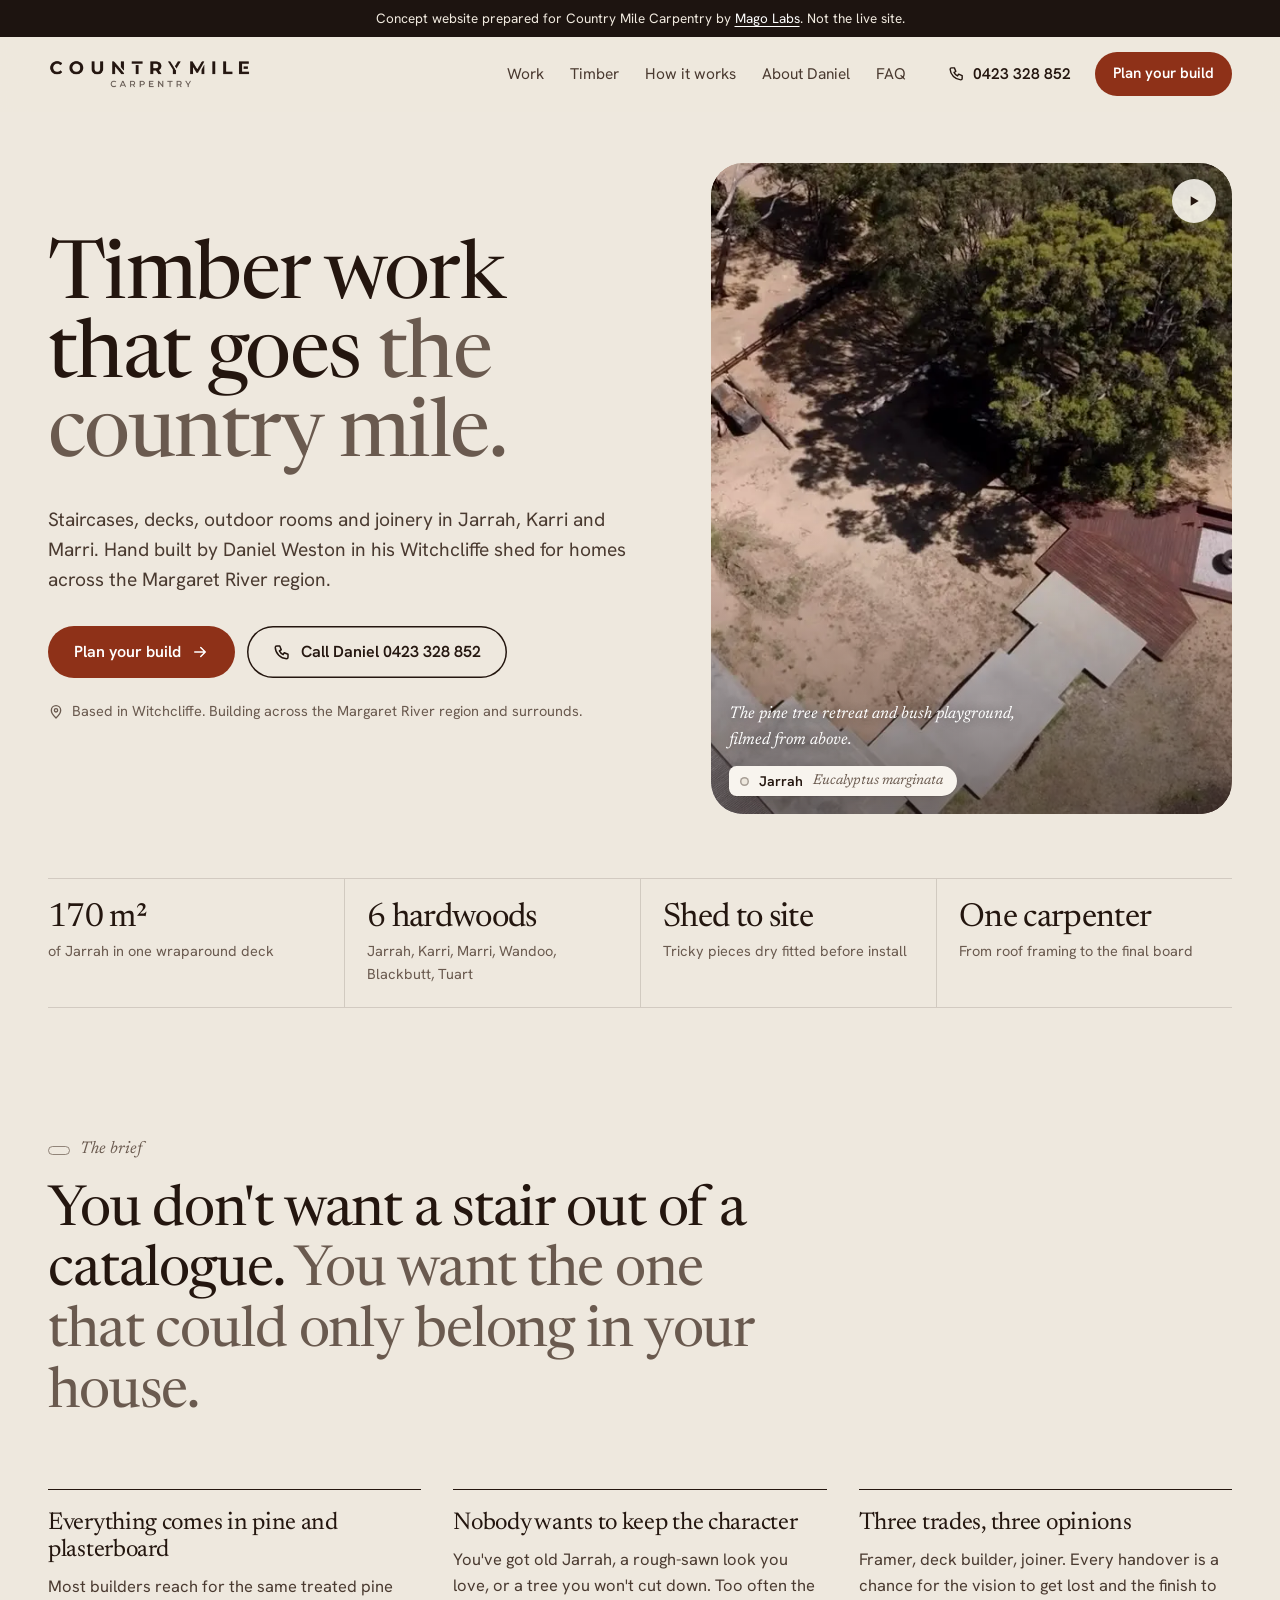
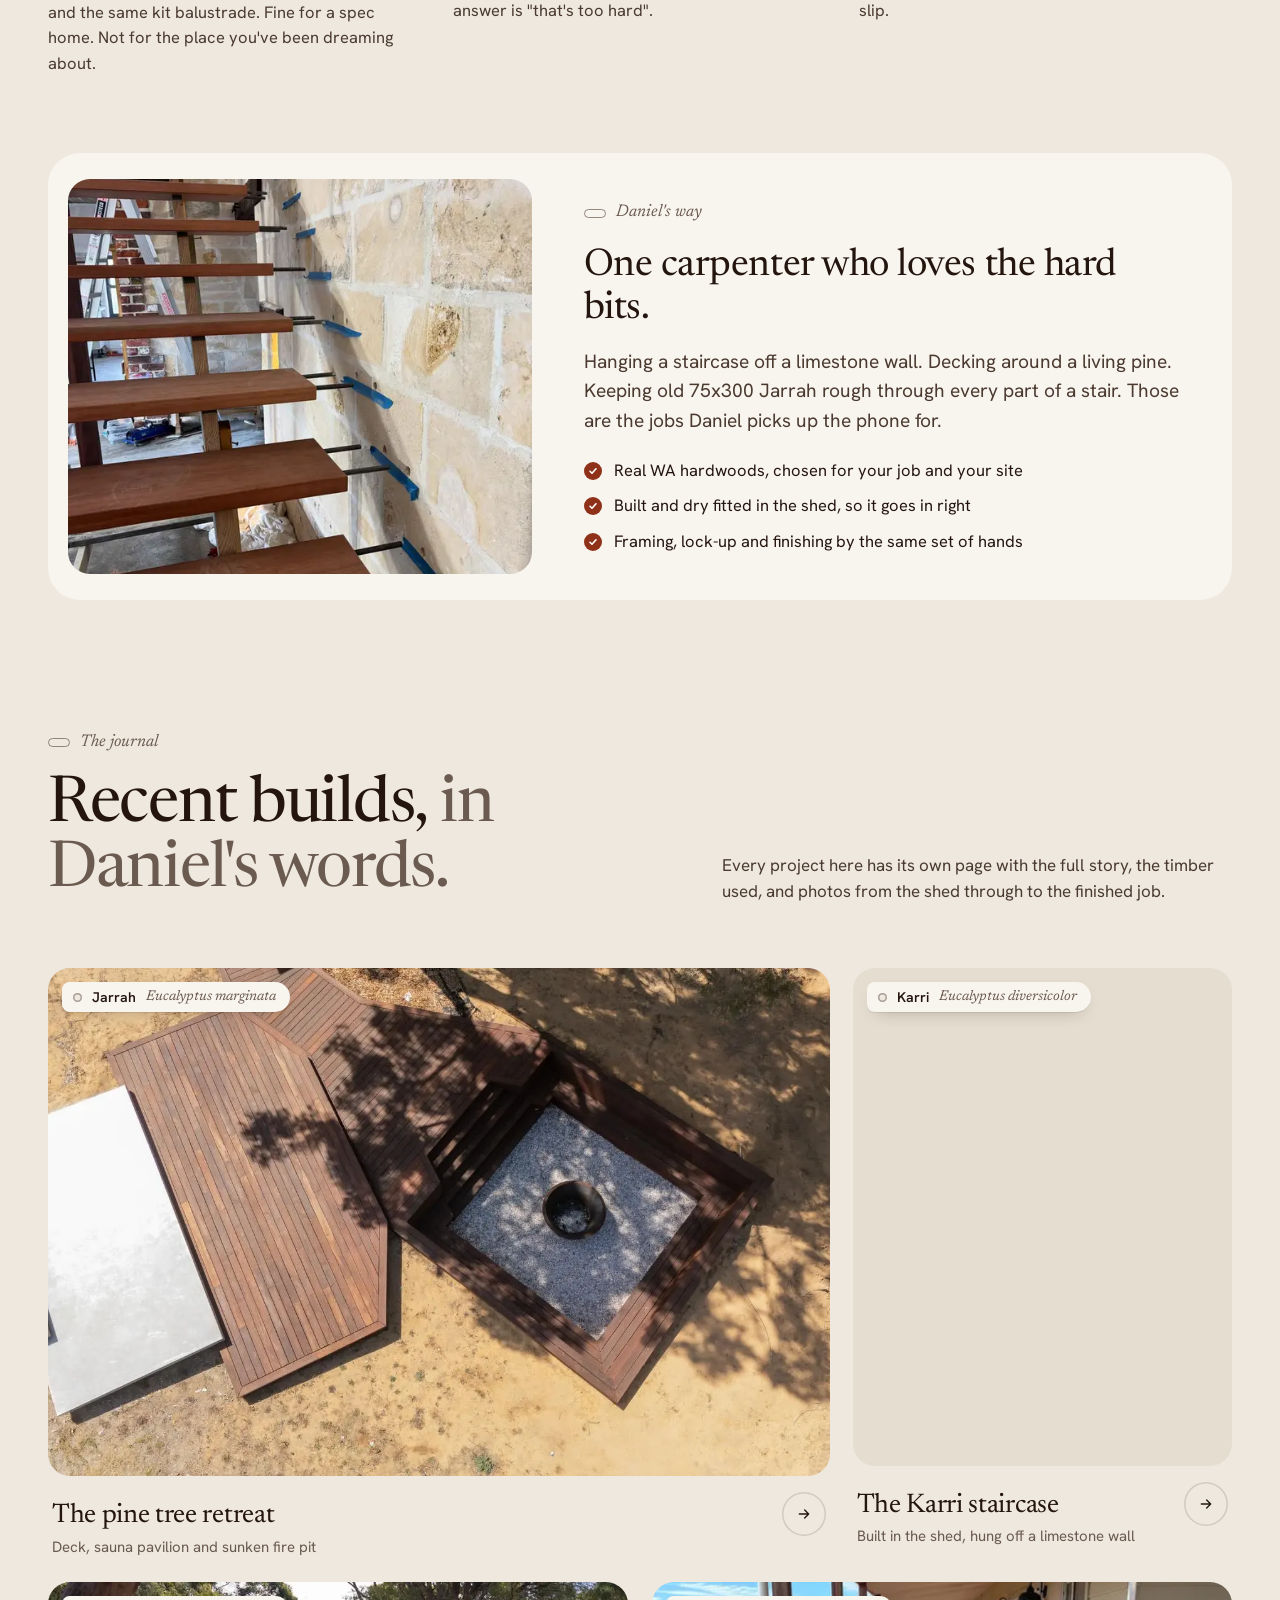
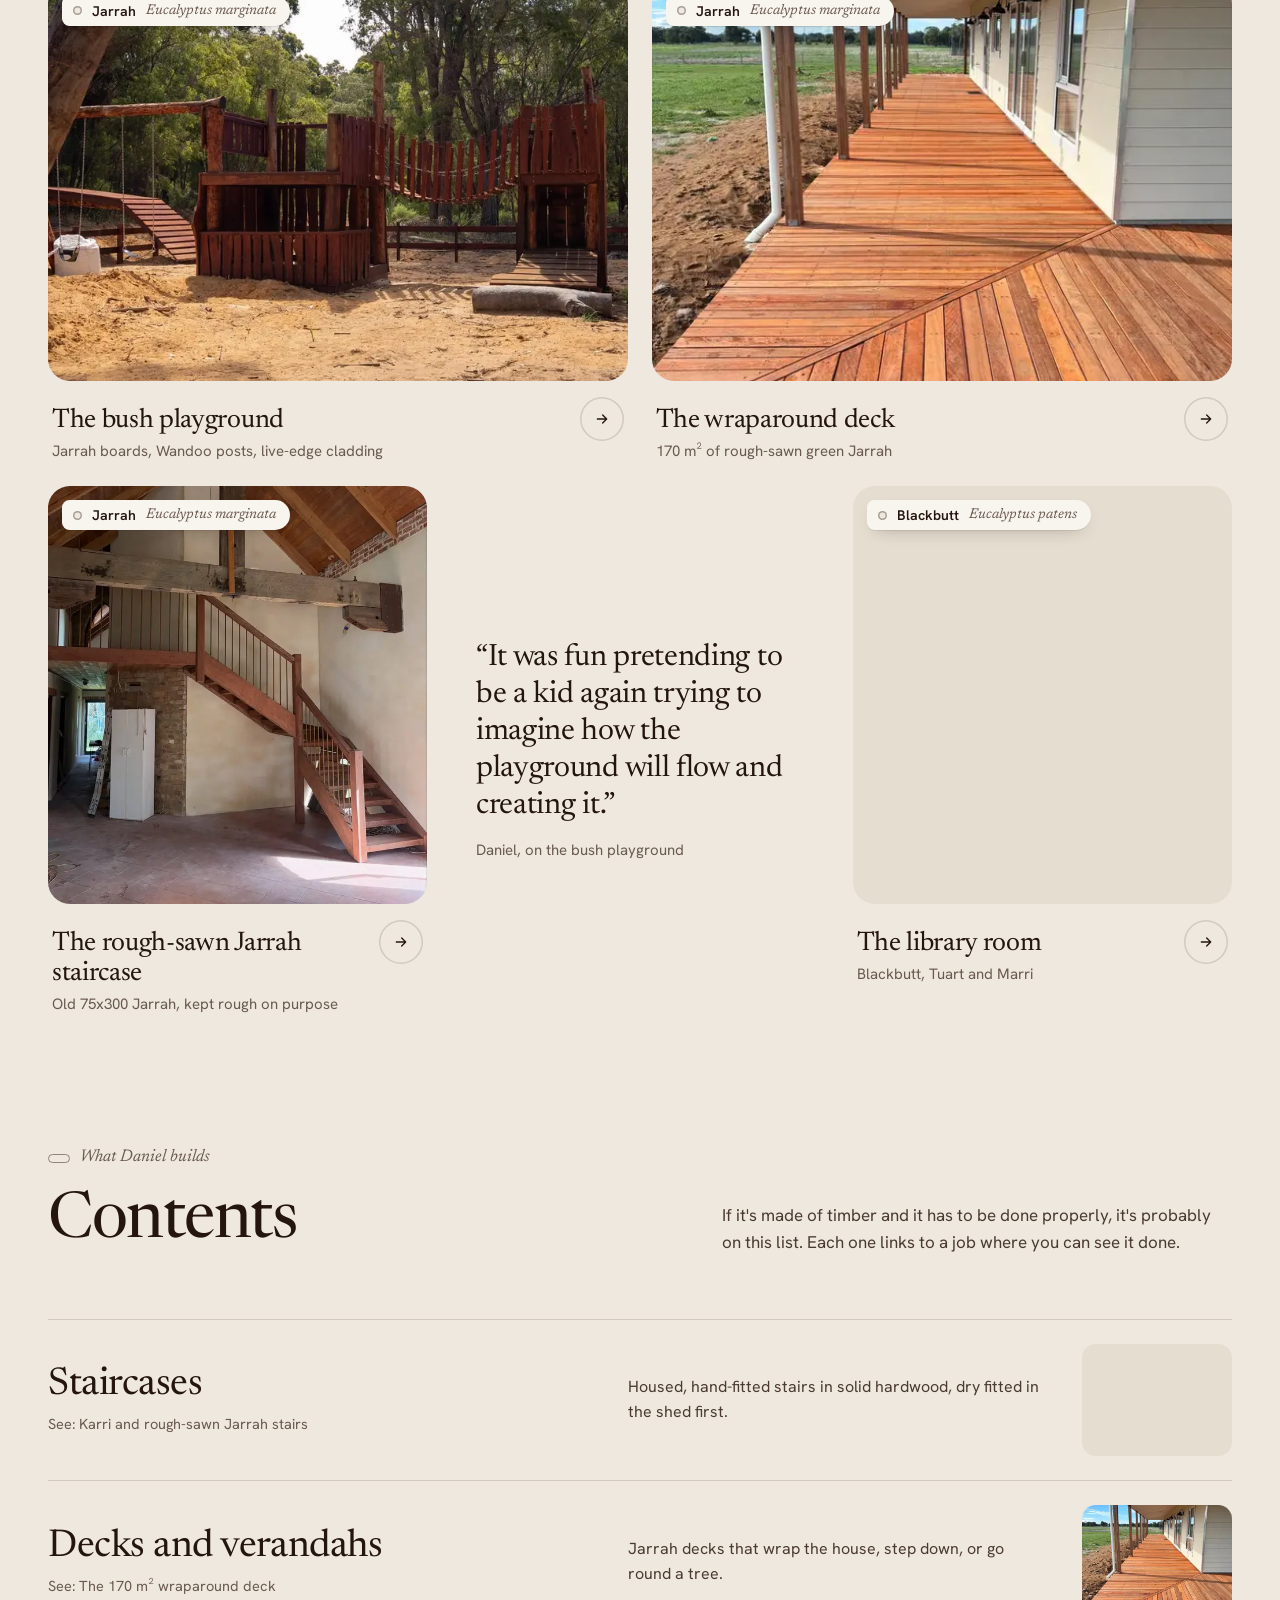
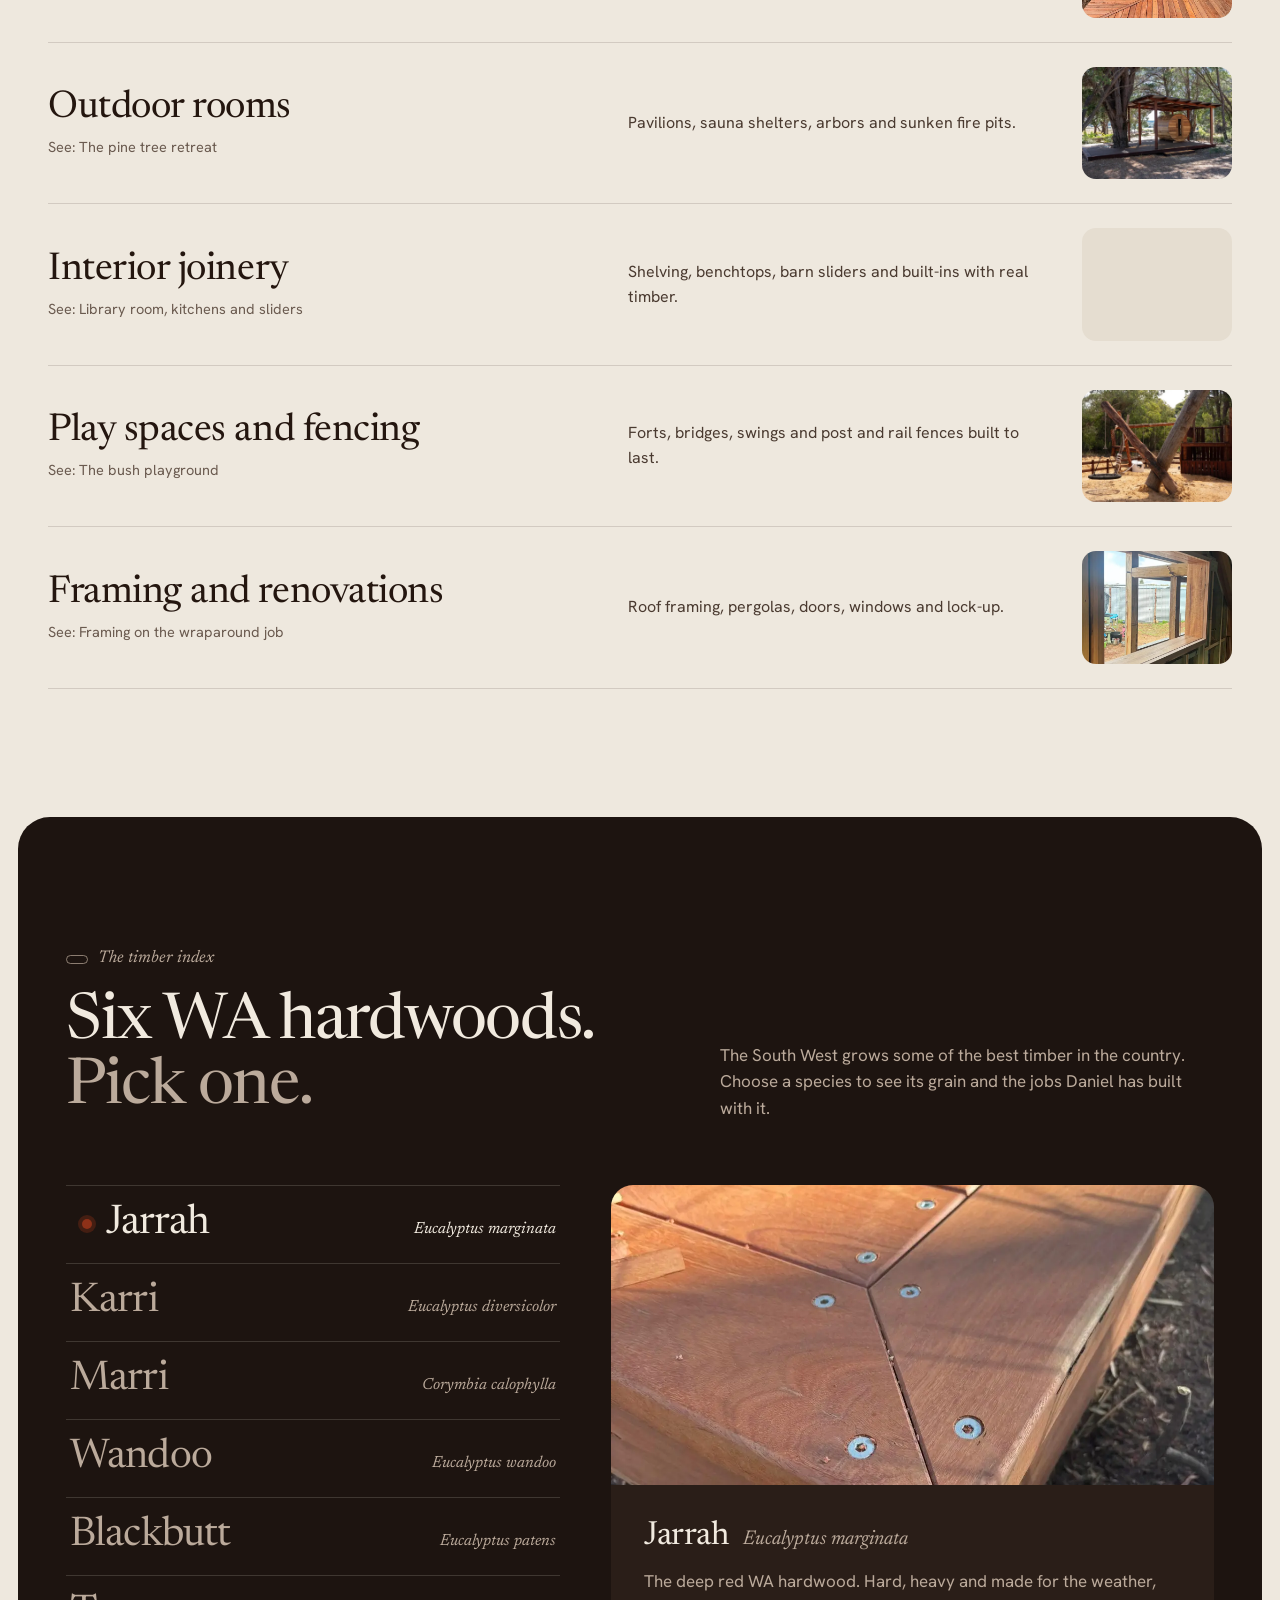
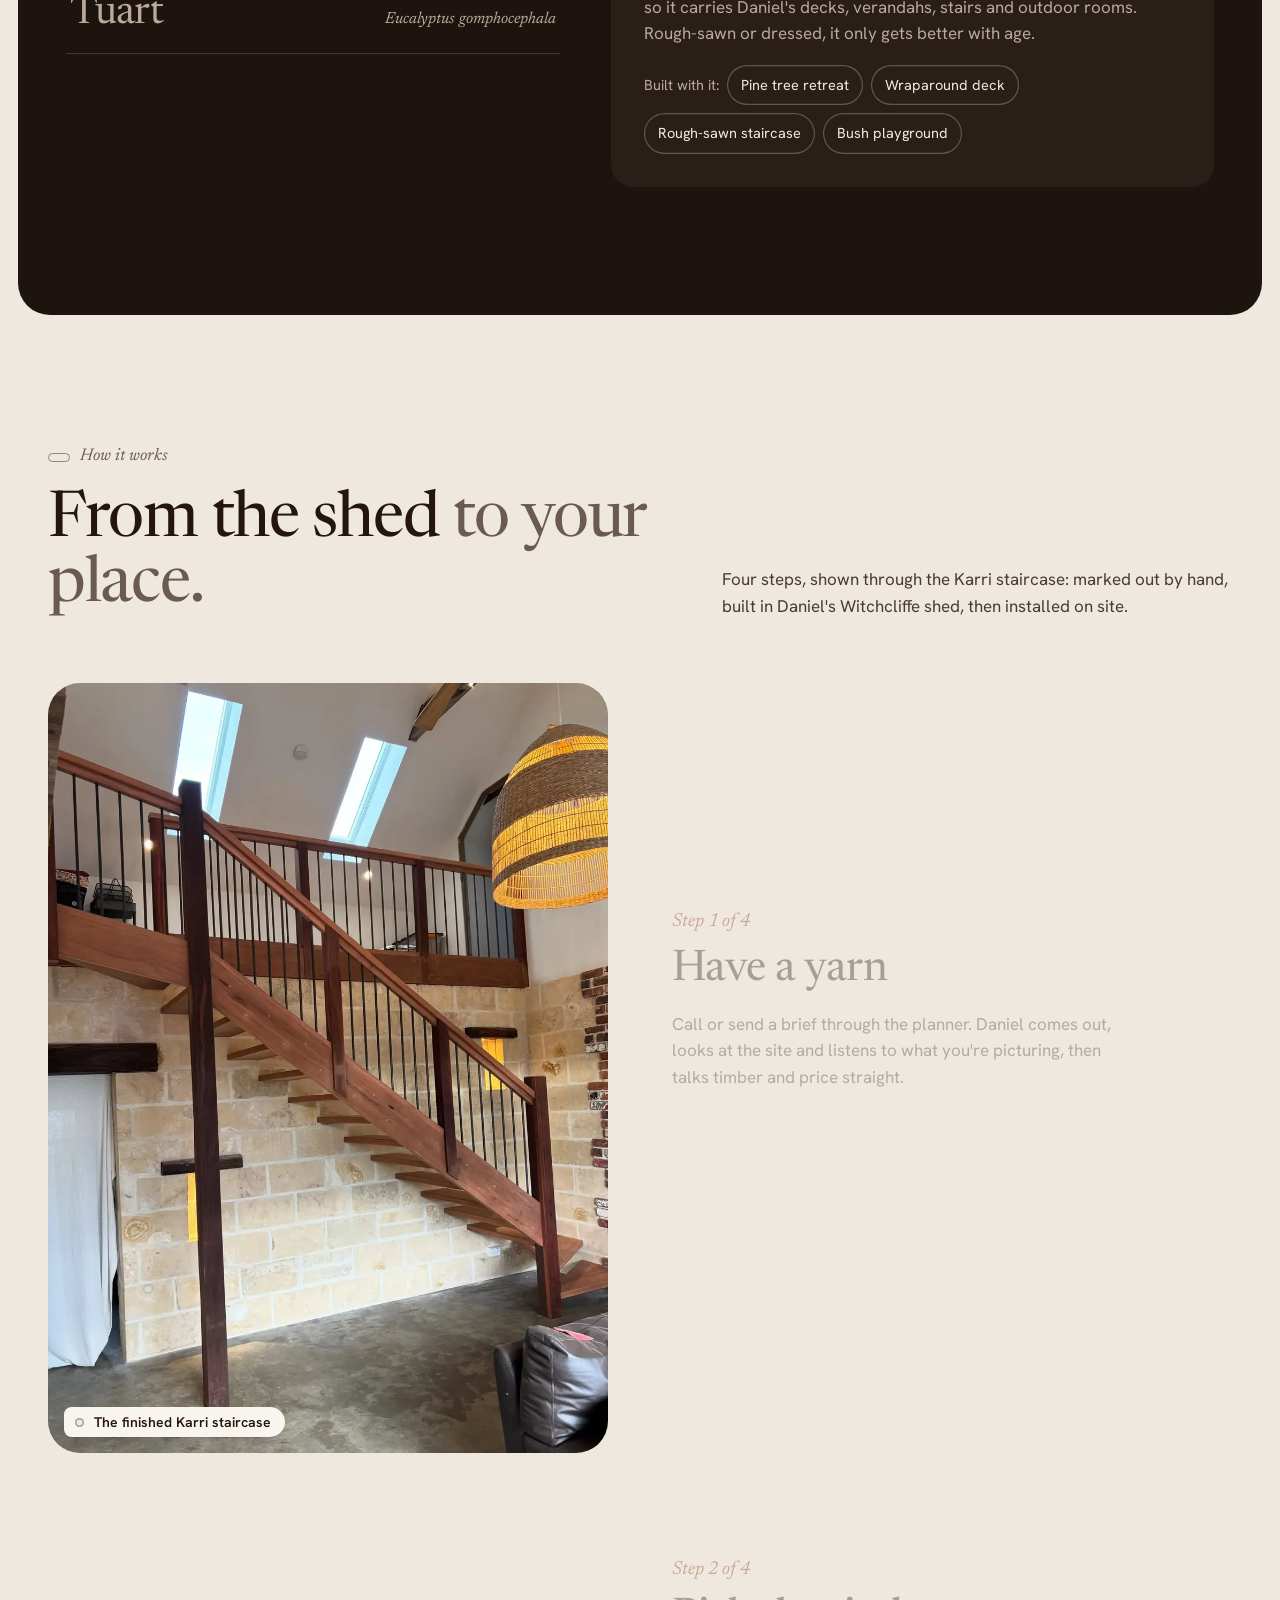
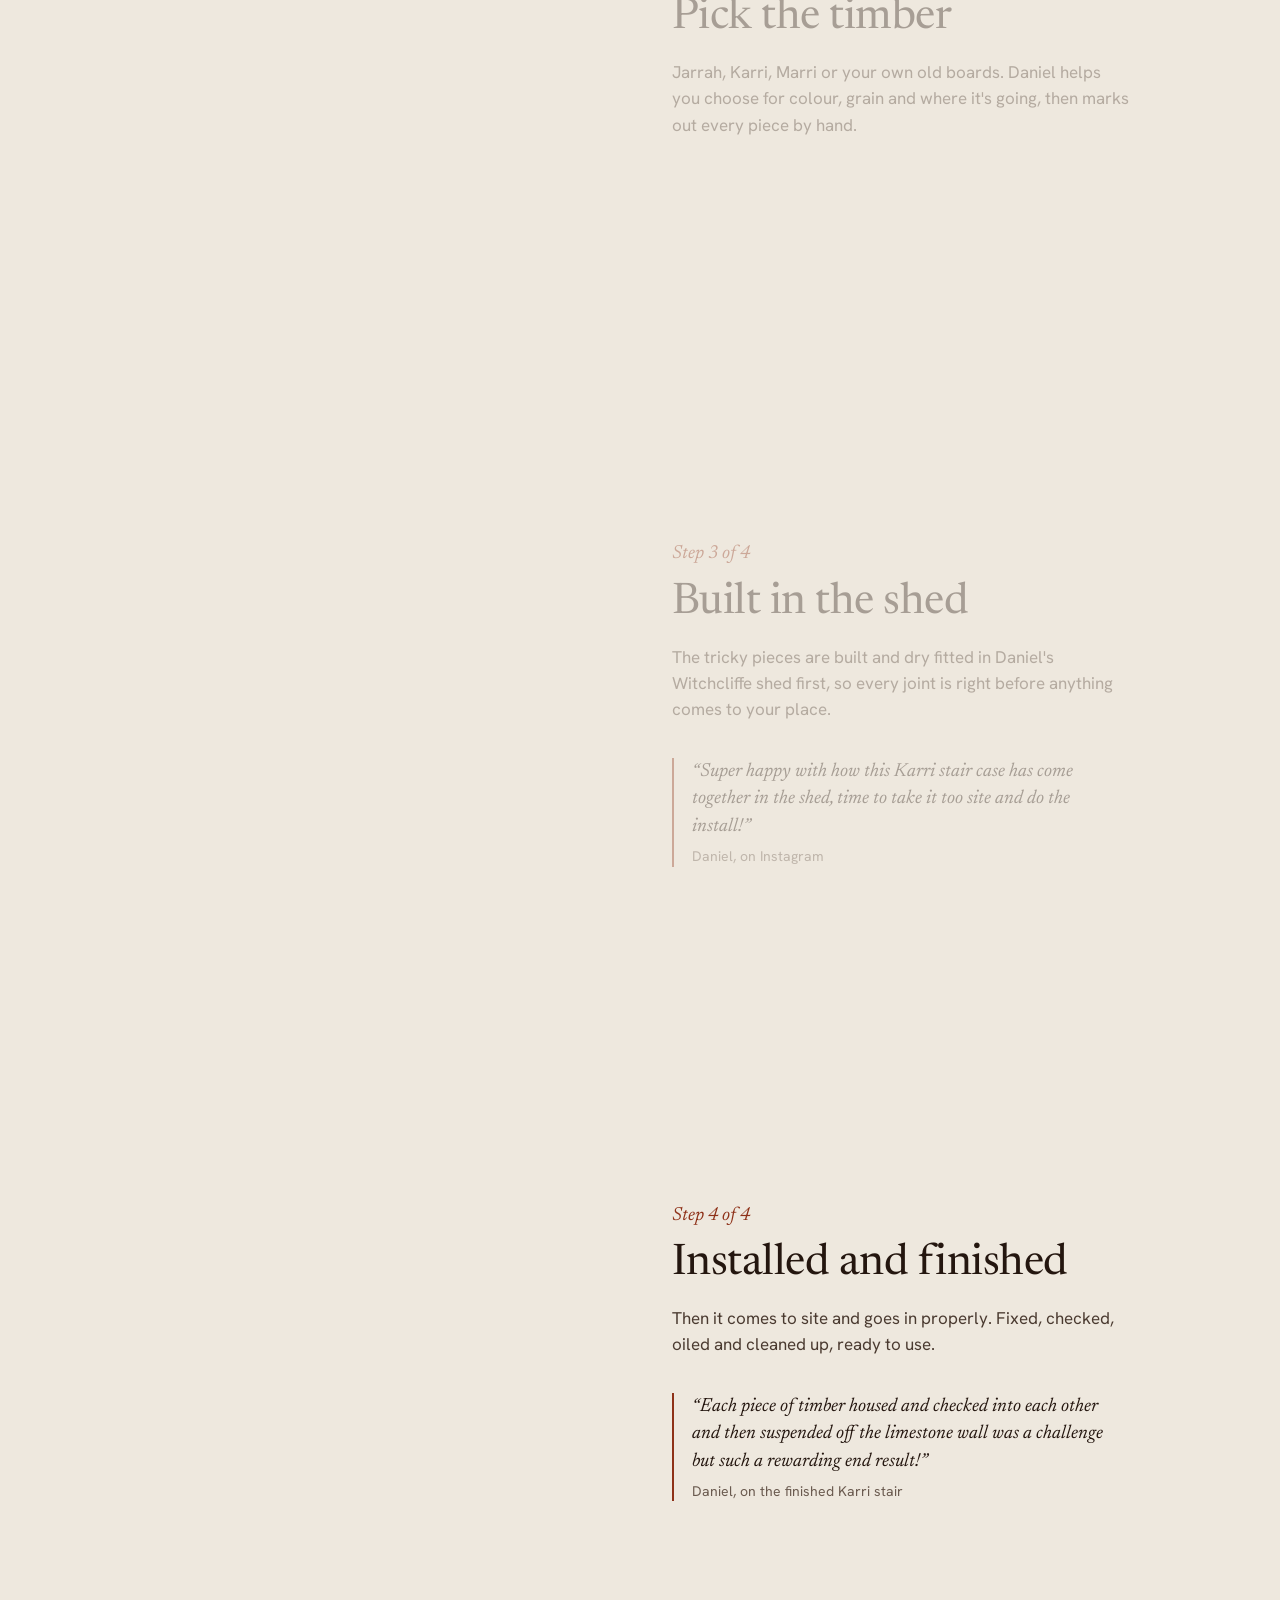
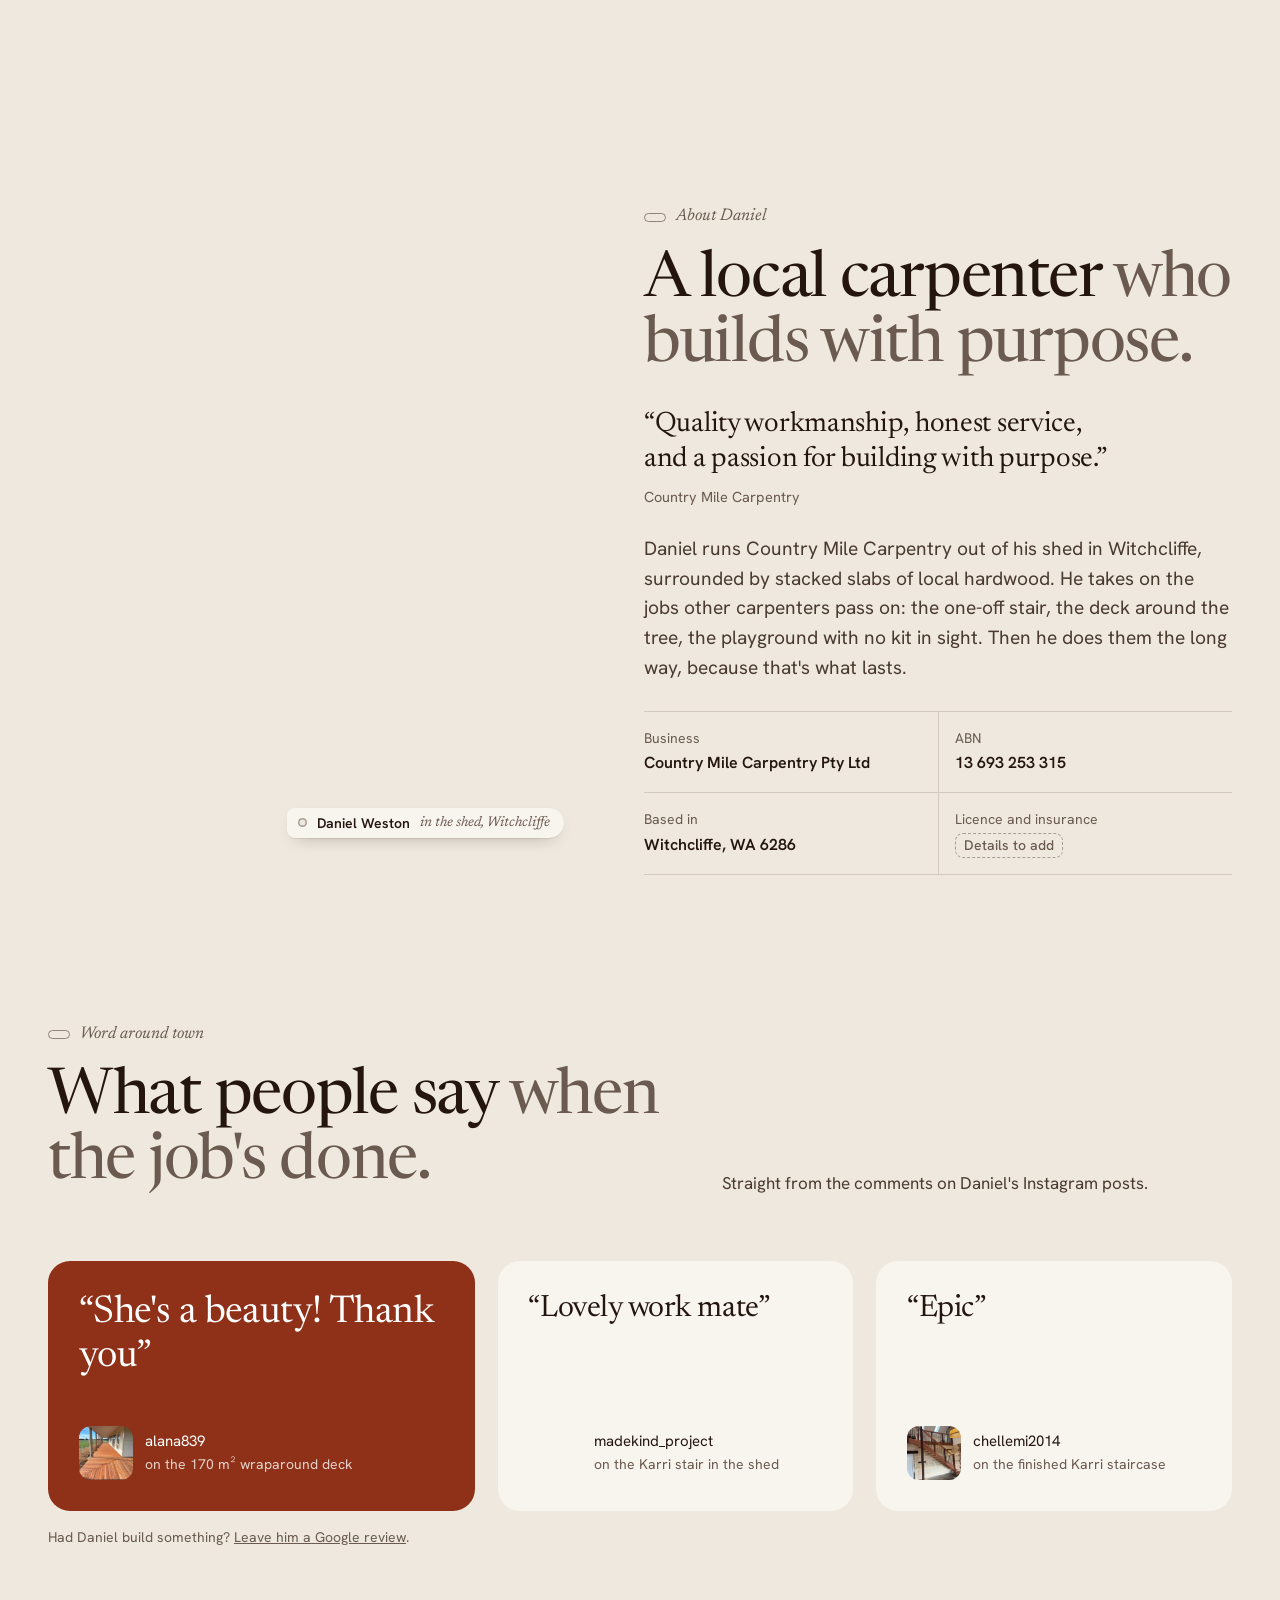
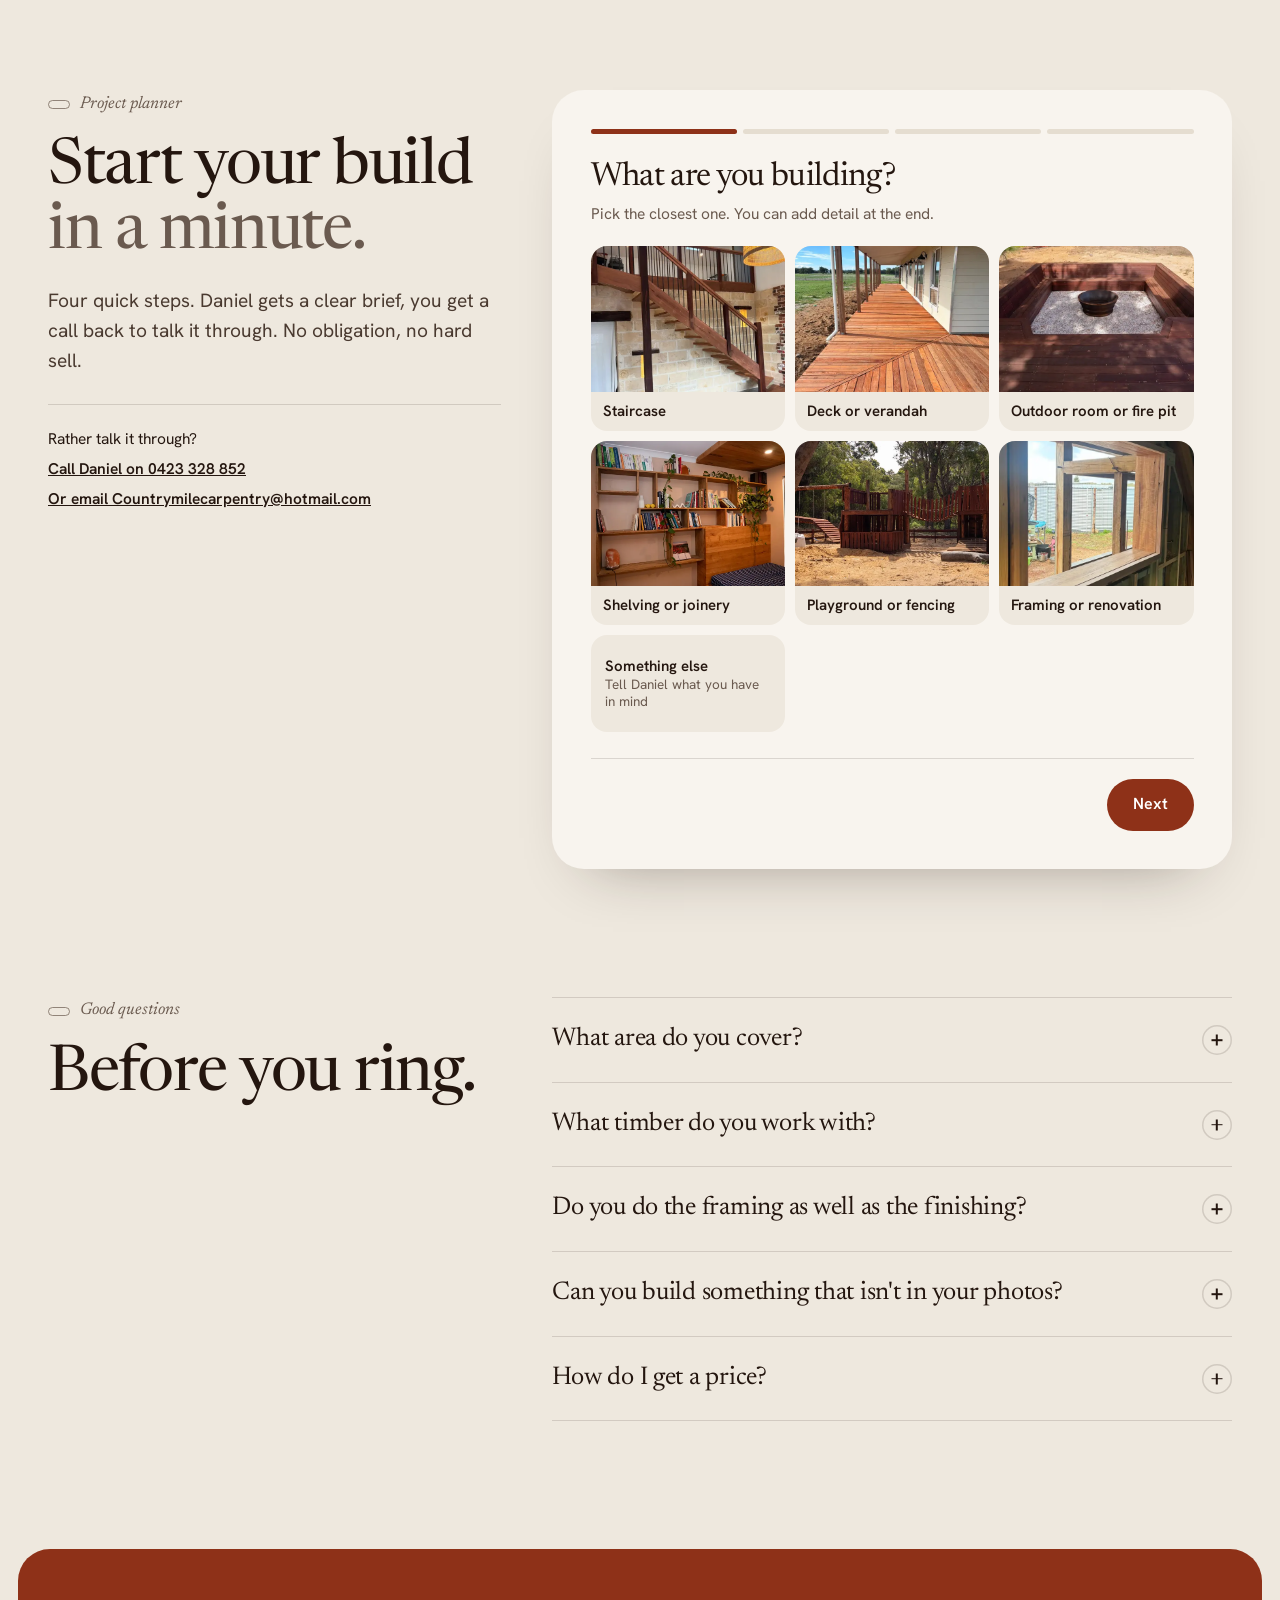
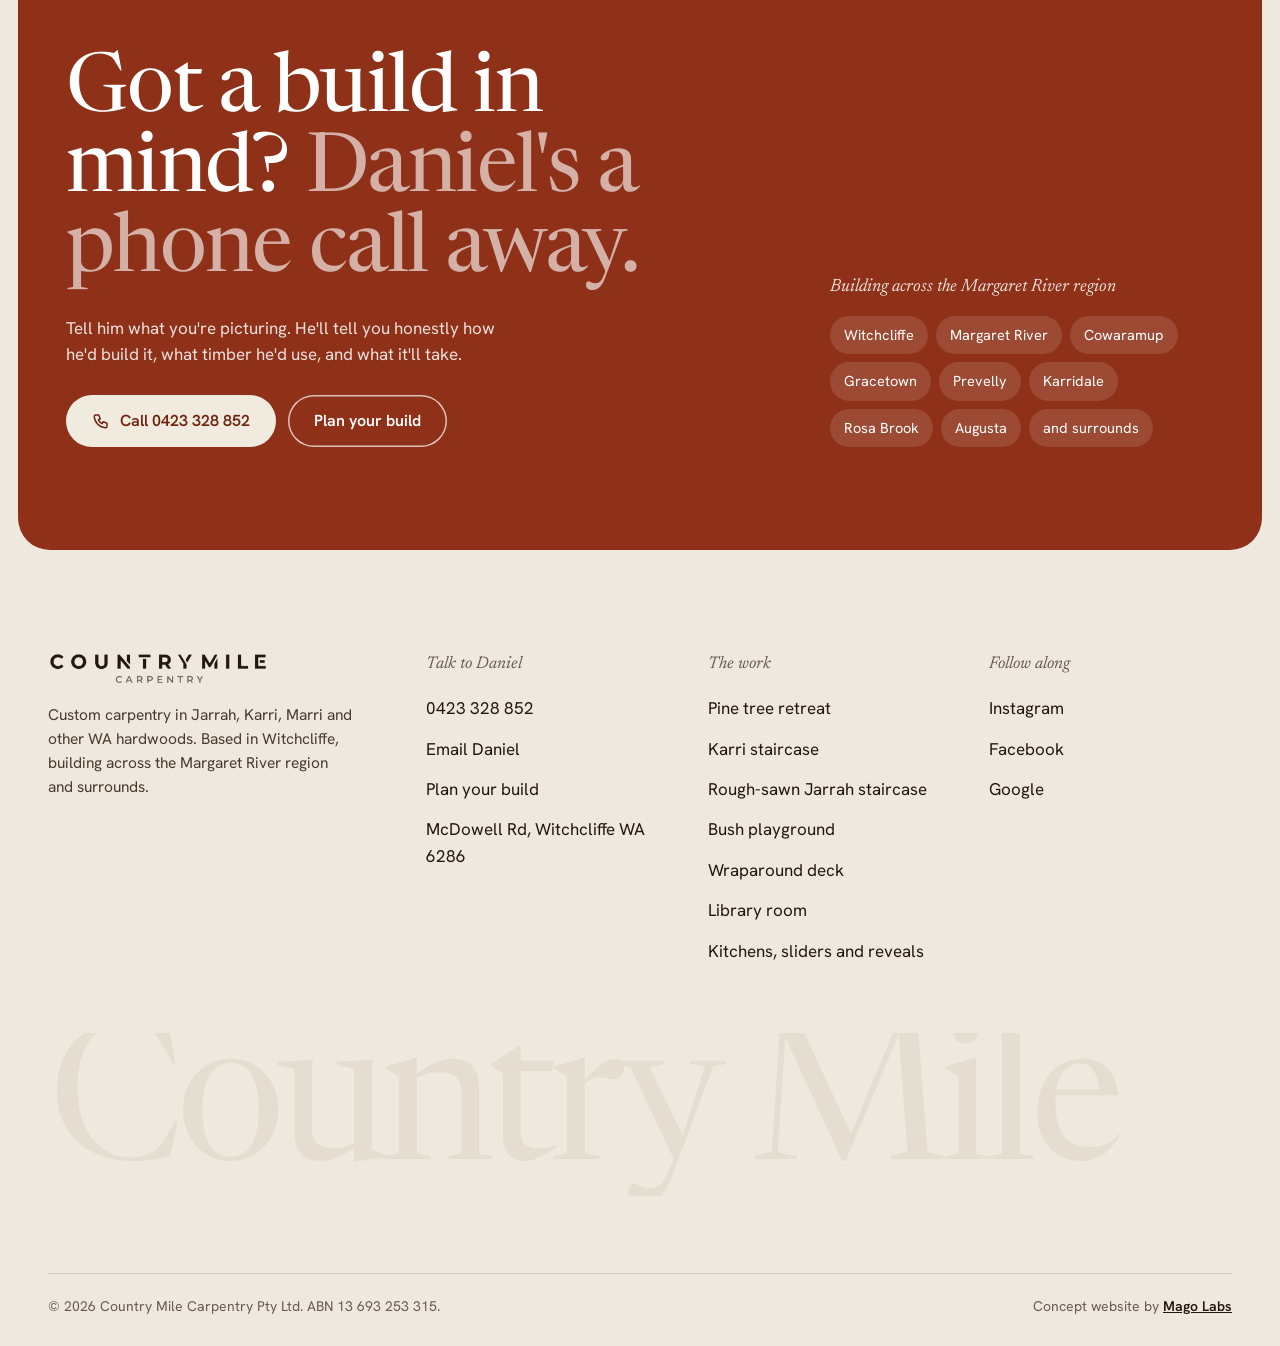
<file: index.html>
<!doctype html>
<html lang="en-AU">
<head>
<meta charset="utf-8">
<meta name="viewport" content="width=device-width,initial-scale=1,viewport-fit=cover">
<title>Country Mile Carpentry | Custom carpentry, stairs and decks in Margaret River</title>
<meta name="description" content="Staircases, Jarrah decks, outdoor rooms and joinery, hand built by Daniel Weston in Witchcliffe for homes across the Margaret River region. Call 0423 328 852.">
<link rel="canonical" href="https://countrymilecarpentry.vercel.app/">
<meta name="robots" content="noindex">
<meta property="og:type" content="website">
<meta property="og:title" content="Country Mile Carpentry | Custom carpentry, stairs and decks in Margaret River">
<meta property="og:description" content="Staircases, Jarrah decks, outdoor rooms and joinery, hand built by Daniel Weston in Witchcliffe for homes across the Margaret River region. Call 0423 328 852.">
<meta property="og:url" content="https://countrymilecarpentry.vercel.app/">
<meta property="og:site_name" content="Country Mile Carpentry">
<meta property="og:locale" content="en_AU">
<meta property="og:image" content="https://countrymilecarpentry.vercel.app/img/og-share.jpg">
<meta property="og:image:secure_url" content="https://countrymilecarpentry.vercel.app/img/og-share.jpg">
<meta property="og:image:type" content="image/jpeg">
<meta property="og:image:width" content="1200">
<meta property="og:image:height" content="630">
<meta property="og:image:alt" content="Country Mile Carpentry: Jarrah sauna pavilion under an old pine, Margaret River region">
<meta name="twitter:card" content="summary_large_image">
<meta name="twitter:image" content="https://countrymilecarpentry.vercel.app/img/og-share.jpg">
<meta name="theme-color" content="#EEE8DE">
<link rel="icon" href="favicon.svg" type="image/svg+xml">
<link rel="preload" href="fonts/newsreader.woff2" as="font" type="font/woff2" crossorigin>
<link rel="preload" href="fonts/hanken.woff2" as="font" type="font/woff2" crossorigin>
<link rel="stylesheet" href="styles.css">
<script>document.documentElement.classList.add('js')</script>
<link rel="preload" as="image" href="video/poster.webp"><script type="application/ld+json">{"@context": "https://schema.org", "@type": "HomeAndConstructionBusiness", "name": "Country Mile Carpentry", "legalName": "Country Mile Carpentry Pty Ltd", "description": "Custom carpentry, staircases, decks, outdoor rooms and joinery in WA hardwoods, based in Witchcliffe in the Margaret River region.", "telephone": "+61423328852", "email": "Countrymilecarpentry@hotmail.com", "url": "https://countrymilecarpentry.vercel.app", "image": "https://countrymilecarpentry.vercel.app/img/og-share.jpg", "address": {"@type": "PostalAddress", "streetAddress": "McDowell Rd", "addressLocality": "Witchcliffe", "addressRegion": "WA", "postalCode": "6286", "addressCountry": "AU"}, "areaServed": [{"@type": "Place", "name": "Witchcliffe, WA"}, {"@type": "Place", "name": "Margaret River, WA"}, {"@type": "Place", "name": "Cowaramup, WA"}, {"@type": "Place", "name": "Gracetown, WA"}, {"@type": "Place", "name": "Prevelly, WA"}, {"@type": "Place", "name": "Karridale, WA"}, {"@type": "Place", "name": "Rosa Brook, WA"}, {"@type": "Place", "name": "Augusta, WA"}], "founder": {"@type": "Person", "name": "Daniel Weston"}, "sameAs": ["https://www.instagram.com/countrymilecarpentry/"], "taxID": "13 693 253 315"}</script><script type="application/ld+json">{"@context": "https://schema.org", "@type": "FAQPage", "mainEntity": [{"@type": "Question", "name": "What area do you cover?", "acceptedAnswer": {"@type": "Answer", "text": "Daniel is based in Witchcliffe and works across the Margaret River region and surrounds, including Margaret River, Cowaramup, Gracetown, Prevelly, Karridale, Rosa Brook and Augusta. If you're further out, ring him and ask. Bigger jobs can be worth the drive."}}, {"@type": "Question", "name": "What timber do you work with?", "acceptedAnswer": {"@type": "Answer", "text": "Mostly local WA hardwoods: Jarrah, Karri, Marri, Wandoo, Blackbutt and Tuart. If you've got old timber you'd love to reuse, like the 75x300 Jarrah in the rough-sawn staircase, talk to Daniel about it."}}, {"@type": "Question", "name": "Do you do the framing as well as the finishing?", "acceptedAnswer": {"@type": "Answer", "text": "Yes. On the wraparound deck job Daniel framed the roof and pergola, took the house to lock-up with doors and windows, put up the weatherboards and then built the deck. One carpenter, start to finish."}}, {"@type": "Question", "name": "Can you build something that isn't in your photos?", "acceptedAnswer": {"@type": "Answer", "text": "That's most of the work. Stairs, decks, pavilions, shelving, playgrounds and fit-outs are all one-offs. Send a sketch, a photo or just a rough idea through the planner and Daniel will tell you what's possible."}}, {"@type": "Question", "name": "How do I get a price?", "acceptedAnswer": {"@type": "Answer", "text": "Use the project planner above or call Daniel on 0423 328 852. Tell him what you're building, where, and roughly when. He'll come back to you to talk it through and arrange a look at the site."}}]}</script>
</head>
<body>
<a class="sr" href="#main">Skip to content</a>
<div class="demo-bar">Concept website prepared for Country Mile Carpentry by <a href="https://trades.magolabs.in/" target="_blank" rel="noopener">Mago Labs</a>. Not the live site.</div>
<header class="site-head">
 <div class="wrap head-in">
  <a class="brand" href="index.html" aria-label="Country Mile Carpentry home"><img src="img/logo-dark.png" width="1436" height="212" alt="Country Mile Carpentry"></a>
  <nav class="nav" id="nav" aria-label="Main">
   <a href="index.html#work">Work</a>
   <a href="index.html#timber">Timber</a>
   <a href="index.html#process">How it works</a>
   <a href="index.html#about">About Daniel</a>
   <a href="index.html#faq">FAQ</a>
  </nav>
  <button class="menu-btn" aria-expanded="false" aria-controls="nav">Menu</button>
  <div class="head-cta">
   <a class="tel" href="tel:+61423328852" aria-label="Call Daniel on 0423 328 852"><svg viewBox="0 0 24 24" fill="none" stroke="currentColor" stroke-width="2" stroke-linecap="round" stroke-linejoin="round" aria-hidden="true"><path d="M5 4h4l2 5-2.5 1.5a11 11 0 0 0 5 5L15 13l5 2v4a2 2 0 0 1-2 2A16 16 0 0 1 3 6a2 2 0 0 1 2-2"/></svg><span>0423 328 852</span></a>
   <a class="btn sm" href="index.html#plan">Plan your build</a>
  </div>
 </div>
</header>
<main id="main">

<section class="hero">
 <div class="wrap">
  <div class="hero-grid">
   <div>
    <h1><span class="l">Timber work that goes </span><span class="l l2">the country mile.</span></h1>
    <p class="lede">Staircases, decks, outdoor rooms and joinery in Jarrah, Karri and Marri. Hand built by Daniel Weston in his Witchcliffe shed for homes across the Margaret River region.</p>
    <div class="hero-actions">
     <a class="btn" href="#plan">Plan your build <svg viewBox="0 0 24 24" fill="none" stroke="currentColor" stroke-width="2" stroke-linecap="round" stroke-linejoin="round" aria-hidden="true"><path d="M5 12h14M13 6l6 6-6 6"/></svg></a>
     <a class="btn ghost" href="tel:+61423328852"><svg viewBox="0 0 24 24" fill="none" stroke="currentColor" stroke-width="2" stroke-linecap="round" stroke-linejoin="round" aria-hidden="true"><path d="M5 4h4l2 5-2.5 1.5a11 11 0 0 0 5 5L15 13l5 2v4a2 2 0 0 1-2 2A16 16 0 0 1 3 6a2 2 0 0 1 2-2"/></svg>Call Daniel 0423 328 852</a>
    </div>
    <p class="hero-note"><svg viewBox="0 0 24 24" fill="none" stroke="currentColor" stroke-width="2" stroke-linecap="round" stroke-linejoin="round" aria-hidden="true"><path d="M12 21s-7-6.2-7-11.5A7 7 0 0 1 19 9.5C19 14.8 12 21 12 21z"/><circle cx="12" cy="9.5" r="2.5"/></svg>Based in Witchcliffe. Building across the Margaret River region and surrounds.</p>
   </div>
   <div class="film" style="background-image:url(video/poster.webp)">
    <video muted loop playsinline preload="none" poster="video/poster.webp" data-lg="video/hero.mp4" data-sm="video/hero-sm.mp4" aria-label="Drone film of the pine tree retreat: Jarrah deck, sauna pavilion, fire pit and bush playground"></video>
    <button class="play" aria-label="Play film"><svg viewBox="0 0 24 24" fill="currentColor"><path d="M7 5v14l12-7z"/></svg></button>
    <div class="caption"><p>The pine tree retreat and bush playground, filmed from above.</p><span class="tag"><b>Jarrah</b><span class="latin">Eucalyptus marginata</span></span></div>
   </div>
  </div>
  <div class="ledger">
   <div><strong>170 m²</strong><span>of Jarrah in one wraparound deck</span></div>
   <div><strong>6 hardwoods</strong><span>Jarrah, Karri, Marri, Wandoo, Blackbutt, Tuart</span></div>
   <div><strong>Shed to site</strong><span>Tricky pieces dry fitted before install</span></div>
   <div><strong>One carpenter</strong><span>From roof framing to the final board</span></div>
  </div>
 </div>
</section>

<section class="sec" id="brief" aria-labelledby="brief-h">
 <div class="wrap">
  <div class="label">The brief</div>
  <h2 id="brief-h" class="brief-quote">You don't want a stair out of a catalogue. <span>You want the one that could only belong in your house.</span></h2>
  <div class="brief-grid">
   <div class="brief-item" data-rv><h3>Everything comes in pine and plasterboard</h3><p>Most builders reach for the same treated pine and the same kit balustrade. Fine for a spec home. Not for the place you've been dreaming about.</p></div>
   <div class="brief-item" data-rv><h3>Nobody wants to keep the character</h3><p>You've got old Jarrah, a rough-sawn look you love, or a tree you won't cut down. Too often the answer is "that's too hard".</p></div>
   <div class="brief-item" data-rv><h3>Three trades, three opinions</h3><p>Framer, deck builder, joiner. Every handover is a chance for the vision to get lost and the finish to slip.</p></div>
  </div>
  <div class="answer" data-rv>
   <img src="img/karri-install-b.webp" srcset="thumbs/karri-install-b.webp 760w, img/karri-install-b.webp 1080w" sizes="(max-width: 900px) 100vw, 45vw" width="1080" height="1440" alt="Karri treads being fixed into a limestone wall during the install" loading="lazy" decoding="async">
   <div class="answer-copy">
    <div class="label">Daniel's way</div>
    <h3>One carpenter who loves the hard bits.</h3>
    <p class="lede">Hanging a staircase off a limestone wall. Decking around a living pine. Keeping old 75x300 Jarrah rough through every part of a stair. Those are the jobs Daniel picks up the phone for.</p>
    <ul class="checks">
     <li>Real WA hardwoods, chosen for your job and your site</li>
     <li>Built and dry fitted in the shed, so it goes in right</li>
     <li>Framing, lock-up and finishing by the same set of hands</li>
    </ul>
   </div>
  </div>
 </div>
</section>

<section class="sec" id="work" aria-labelledby="work-h" style="padding-top:0">
 <div class="wrap">
  <div class="sec-head">
   <div><div class="label">The journal</div><h2 id="work-h">Recent builds, <span class="soft">in Daniel's words.</span></h2></div>
   <p>Every project here has its own page with the full story, the timber used, and photos from the shed through to the finished job.</p>
  </div>
  <div class="journal">
   <a class="story s-lead" href="projects/pine-tree-retreat.html" data-rv>
 <div class="ph"><span class="tag"><b>Jarrah</b><span class="latin">Eucalyptus marginata</span></span><img src="img/firepit-aerial.webp" srcset="thumbs/firepit-aerial.webp 760w, img/firepit-aerial.webp 1440w" sizes="(max-width: 900px) 100vw, 66vw" width="1440" height="810" alt="Aerial view of a Jarrah deck stepping down to a sunken fire pit" loading="lazy" decoding="async"></div>
 <div class="meta"><div><h3>The pine tree retreat</h3><p>Deck, sauna pavilion and sunken fire pit</p></div><span class="go" aria-hidden="true"><svg viewBox="0 0 24 24" fill="none" stroke="currentColor" stroke-width="2" stroke-linecap="round" stroke-linejoin="round" aria-hidden="true"><path d="M5 12h14M13 6l6 6-6 6"/></svg></span></div>
</a>
   <a class="story s-side" href="projects/karri-staircase.html" data-rv>
 <div class="ph"><span class="tag"><b>Karri</b><span class="latin">Eucalyptus diversicolor</span></span><img src="img/karri-hero.webp" srcset="thumbs/karri-hero.webp 760w, img/karri-hero.webp 1080w" sizes="(max-width: 900px) 50vw, 33vw" width="1080" height="1440" alt="Karri staircase suspended off a limestone wall under skylights" loading="lazy" decoding="async"></div>
 <div class="meta"><div><h3>The Karri staircase</h3><p>Built in the shed, hung off a limestone wall</p></div><span class="go" aria-hidden="true"><svg viewBox="0 0 24 24" fill="none" stroke="currentColor" stroke-width="2" stroke-linecap="round" stroke-linejoin="round" aria-hidden="true"><path d="M5 12h14M13 6l6 6-6 6"/></svg></span></div>
</a>
   <a class="story s-half" href="projects/bush-playground.html" data-rv>
 <div class="ph"><span class="tag"><b>Jarrah</b><span class="latin">Eucalyptus marginata</span></span><img src="img/play-wide.webp" srcset="thumbs/play-wide.webp 760w, img/play-wide.webp 1440w" sizes="(max-width: 900px) 100vw, 50vw" width="1440" height="961" alt="Bush playground with two timber forts and a swinging bridge" loading="lazy" decoding="async"></div>
 <div class="meta"><div><h3>The bush playground</h3><p>Jarrah boards, Wandoo posts, live-edge cladding</p></div><span class="go" aria-hidden="true"><svg viewBox="0 0 24 24" fill="none" stroke="currentColor" stroke-width="2" stroke-linecap="round" stroke-linejoin="round" aria-hidden="true"><path d="M5 12h14M13 6l6 6-6 6"/></svg></span></div>
</a>
   <a class="story s-half" href="projects/wraparound-deck.html" data-rv>
 <div class="ph"><span class="tag"><b>Jarrah</b><span class="latin">Eucalyptus marginata</span></span><img src="img/wrap-run.webp" srcset="thumbs/wrap-run.webp 760w, img/wrap-run.webp 1080w" sizes="(max-width: 900px) 100vw, 50vw" width="1080" height="1440" alt="Long Jarrah verandah running along the house" loading="lazy" decoding="async"></div>
 <div class="meta"><div><h3>The wraparound deck</h3><p>170 m² of rough-sawn green Jarrah</p></div><span class="go" aria-hidden="true"><svg viewBox="0 0 24 24" fill="none" stroke="currentColor" stroke-width="2" stroke-linecap="round" stroke-linejoin="round" aria-hidden="true"><path d="M5 12h14M13 6l6 6-6 6"/></svg></span></div>
</a>
   <a class="story s-third" href="projects/rough-sawn-jarrah-staircase.html" data-rv>
 <div class="ph"><span class="tag"><b>Jarrah</b><span class="latin">Eucalyptus marginata</span></span><img src="img/jarrah-stair-hall.webp" srcset="thumbs/jarrah-stair-hall.webp 760w, img/jarrah-stair-hall.webp 1080w" sizes="(max-width: 900px) 50vw, 33vw" width="1080" height="1241" alt="Rough-sawn Jarrah staircase under old timber beams" loading="lazy" decoding="async"></div>
 <div class="meta"><div><h3>The rough-sawn Jarrah staircase</h3><p>Old 75x300 Jarrah, kept rough on purpose</p></div><span class="go" aria-hidden="true"><svg viewBox="0 0 24 24" fill="none" stroke="currentColor" stroke-width="2" stroke-linecap="round" stroke-linejoin="round" aria-hidden="true"><path d="M5 12h14M13 6l6 6-6 6"/></svg></span></div>
</a>
   <div class="feature-quote" data-rv><blockquote>&ldquo;It was fun pretending to be a kid again trying to imagine how the playground will flow and creating it.&rdquo;</blockquote><cite>Daniel, on the bush playground</cite></div>
   <a class="story s-third" href="projects/library-room.html" data-rv>
 <div class="ph"><span class="tag"><b>Blackbutt</b><span class="latin">Eucalyptus patens</span></span><img src="img/library.webp" srcset="thumbs/library.webp 760w, img/library.webp 1440w" sizes="(max-width: 900px) 50vw, 33vw" width="1440" height="1037" alt="Random-box library shelving in three WA hardwoods" loading="lazy" decoding="async"></div>
 <div class="meta"><div><h3>The library room</h3><p>Blackbutt, Tuart and Marri</p></div><span class="go" aria-hidden="true"><svg viewBox="0 0 24 24" fill="none" stroke="currentColor" stroke-width="2" stroke-linecap="round" stroke-linejoin="round" aria-hidden="true"><path d="M5 12h14M13 6l6 6-6 6"/></svg></span></div>
</a>
  </div>
 </div>
</section>

<section class="sec" id="services" aria-labelledby="svc-h" style="padding-top:0">
 <div class="wrap">
  <div class="sec-head">
   <div><div class="label">What Daniel builds</div><h2 id="svc-h">Contents</h2></div>
   <p>If it's made of timber and it has to be done properly, it's probably on this list. Each one links to a job where you can see it done.</p>
  </div>
  <div class="contents"><a class="c-row" href="projects/karri-staircase.html" data-rv>
 <div><h3>Staircases</h3><span class="see">See: Karri and rough-sawn Jarrah stairs</span></div>
 <p>Housed, hand-fitted stairs in solid hardwood, dry fitted in the shed first.</p>
 <div class="thumb"><img src="img/karri-hero.webp" srcset="thumbs/karri-hero.webp 760w, img/karri-hero.webp 1080w" sizes="150px" width="1080" height="1440" alt="" loading="lazy" decoding="async"></div>
</a><a class="c-row" href="projects/wraparound-deck.html" data-rv>
 <div><h3>Decks and verandahs</h3><span class="see">See: The 170 m² wraparound deck</span></div>
 <p>Jarrah decks that wrap the house, step down, or go round a tree.</p>
 <div class="thumb"><img src="img/wrap-run.webp" srcset="thumbs/wrap-run.webp 760w, img/wrap-run.webp 1080w" sizes="150px" width="1080" height="1440" alt="" loading="lazy" decoding="async"></div>
</a><a class="c-row" href="projects/pine-tree-retreat.html" data-rv>
 <div><h3>Outdoor rooms</h3><span class="see">See: The pine tree retreat</span></div>
 <p>Pavilions, sauna shelters, arbors and sunken fire pits.</p>
 <div class="thumb"><img src="img/pavilion-sauna.webp" srcset="thumbs/pavilion-sauna.webp 760w, img/pavilion-sauna.webp 1440w" sizes="150px" width="1440" height="961" alt="" loading="lazy" decoding="async"></div>
</a><a class="c-row" href="projects/library-room.html" data-rv>
 <div><h3>Interior joinery</h3><span class="see">See: Library room, kitchens and sliders</span></div>
 <p>Shelving, benchtops, barn sliders and built-ins with real timber.</p>
 <div class="thumb"><img src="img/library.webp" srcset="thumbs/library.webp 760w, img/library.webp 1440w" sizes="150px" width="1440" height="1037" alt="" loading="lazy" decoding="async"></div>
</a><a class="c-row" href="projects/bush-playground.html" data-rv>
 <div><h3>Play spaces and fencing</h3><span class="see">See: The bush playground</span></div>
 <p>Forts, bridges, swings and post and rail fences built to last.</p>
 <div class="thumb"><img src="img/play-swing.webp" srcset="thumbs/play-swing.webp 760w, img/play-swing.webp 1440w" sizes="150px" width="1440" height="963" alt="" loading="lazy" decoding="async"></div>
</a><a class="c-row" href="projects/wraparound-deck.html" data-rv>
 <div><h3>Framing and renovations</h3><span class="see">See: Framing on the wraparound job</span></div>
 <p>Roof framing, pergolas, doors, windows and lock-up.</p>
 <div class="thumb"><img src="img/reveal-window.webp" srcset="thumbs/reveal-window.webp 760w, img/reveal-window.webp 1080w" sizes="150px" width="1080" height="1439" alt="" loading="lazy" decoding="async"></div>
</a></div>
 </div>
</section>

<section class="sec dark band" id="timber" aria-labelledby="timber-h">
 <div class="wrap">
  <div class="sec-head">
   <div><div class="label">The timber index</div><h2 id="timber-h">Six WA hardwoods. <span class="soft">Pick one.</span></h2></div>
   <p>The South West grows some of the best timber in the country. Choose a species to see its grain and the jobs Daniel has built with it.</p>
  </div>
  <div class="timber" data-timber>
   <ul class="species" role="tablist" aria-label="Timber species"><li><button role="tab" data-k="jarrah" aria-selected="true" tabindex="0" aria-controls="specimen"><span class="nm">Jarrah</span><span class="latin">Eucalyptus marginata</span></button></li><li><button role="tab" data-k="karri" aria-selected="false" tabindex="-1" aria-controls="specimen"><span class="nm">Karri</span><span class="latin">Eucalyptus diversicolor</span></button></li><li><button role="tab" data-k="marri" aria-selected="false" tabindex="-1" aria-controls="specimen"><span class="nm">Marri</span><span class="latin">Corymbia calophylla</span></button></li><li><button role="tab" data-k="wandoo" aria-selected="false" tabindex="-1" aria-controls="specimen"><span class="nm">Wandoo</span><span class="latin">Eucalyptus wandoo</span></button></li><li><button role="tab" data-k="blackbutt" aria-selected="false" tabindex="-1" aria-controls="specimen"><span class="nm">Blackbutt</span><span class="latin">Eucalyptus patens</span></button></li><li><button role="tab" data-k="tuart" aria-selected="false" tabindex="-1" aria-controls="specimen"><span class="nm">Tuart</span><span class="latin">Eucalyptus gomphocephala</span></button></li></ul>
   <div class="specimen" id="specimen" role="tabpanel" aria-live="polite">
    <div class="grain"><img src="img/pine-mitre.webp" alt="Close up of oiled Jarrah decking with a mitred corner" loading="lazy" decoding="async"></div>
    <div class="body">
     <h3>Jarrah <span class="latin">Eucalyptus marginata</span></h3>
     <p>The deep red WA hardwood. Hard, heavy and made for the weather, so it carries Daniel's decks, verandahs, stairs and outdoor rooms. Rough-sawn or dressed, it only gets better with age.</p>
     <div class="used"><span>Built with it:</span><a href="projects/pine-tree-retreat.html">Pine tree retreat</a><a href="projects/wraparound-deck.html">Wraparound deck</a><a href="projects/rough-sawn-jarrah-staircase.html">Rough-sawn staircase</a><a href="projects/bush-playground.html">Bush playground</a></div>
    </div>
   </div>
   <script type="application/json">{"jarrah": {"name": "Jarrah", "latin": "Eucalyptus marginata", "img": "img/pine-mitre.webp", "alt": "Close up of oiled Jarrah decking with a mitred corner", "text": "The deep red WA hardwood. Hard, heavy and made for the weather, so it carries Daniel's decks, verandahs, stairs and outdoor rooms. Rough-sawn or dressed, it only gets better with age.", "used": [["Pine tree retreat", "projects/pine-tree-retreat.html"], ["Wraparound deck", "projects/wraparound-deck.html"], ["Rough-sawn staircase", "projects/rough-sawn-jarrah-staircase.html"], ["Bush playground", "projects/bush-playground.html"]]}, "karri": {"name": "Karri", "latin": "Eucalyptus diversicolor", "img": "img/karri-e.webp", "alt": "Karri winder treads from above", "text": "From the tall forests of the South West. Strong, long and lighter in tone than Jarrah, which makes it a beautiful choice for stairs and anything that needs to span.", "used": [["Karri staircase", "projects/karri-staircase.html"]]}, "marri": {"name": "Marri", "latin": "Corymbia calophylla", "img": "img/slider-a.webp", "alt": "Marri boards in the barn slider doors", "text": "Honey to pink, often streaked with gum veins that give every board its own character. Daniel uses it for doors, shelving and interior pieces you'll look at up close.", "used": [["Library room", "projects/library-room.html"], ["Barn sliders", "projects/kitchens-sliders-reveals.html"]]}, "wandoo": {"name": "Wandoo", "latin": "Eucalyptus wandoo", "img": "img/play-cladding.webp", "alt": "Live-edge timber cladding on the playground fort", "text": "Also called whitegum. Seriously dense and durable, so it's the pick for posts that go in the ground and for live-edge cladding that keeps the shape of the tree.", "used": [["Bush playground", "projects/bush-playground.html"]]}, "blackbutt": {"name": "Blackbutt", "latin": "Eucalyptus patens", "img": "img/library.webp", "alt": "Library shelving in Blackbutt, Tuart and Marri", "text": "WA Blackbutt is a golden, even-grained hardwood that brings warmth inside. In the library room it works alongside Tuart and Marri.", "used": [["Library room", "projects/library-room.html"]]}, "tuart": {"name": "Tuart", "latin": "Eucalyptus gomphocephala", "img": "img/library-steps.webp", "alt": "Timber steps in the library room", "text": "A coastal WA hardwood with an interlocked grain, very dense and not often seen. A rare one to work with, and it shows in the finish.", "used": [["Library room", "projects/library-room.html"]]}}</script>
  </div>
 </div>
</section>

<section class="sec" id="process" aria-labelledby="proc-h">
 <div class="wrap">
  <div class="sec-head">
   <div><div class="label">How it works</div><h2 id="proc-h">From the shed <span class="soft">to your place.</span></h2></div>
   <p>Four steps, shown through the Karri staircase: marked out by hand, built in Daniel's Witchcliffe shed, then installed on site.</p>
  </div>
  <div class="process">
   <div class="p-stage" aria-hidden="true"><img src="img/karri-stringer.webp" alt="Karri stringer marked out with the tread housings" class="on" loading="lazy" decoding="async"><img src="img/daniel-shed.webp" alt="Daniel working a long hardwood beam on trestles in his shed" class="" loading="lazy" decoding="async"><img src="img/karri-dryfit-d.webp" alt="The Karri staircase fully dry fitted in the shed" class="" loading="lazy" decoding="async"><img src="img/karri-hero.webp" alt="Finished Karri staircase beside a limestone wall" class="" loading="lazy" decoding="async"><span class="tag"><b>The stringer, marked out</b></span></div>
   <div class="p-steps"><div class="p-step on" data-i="0" data-cap="The stringer, marked out">
 <img src="img/karri-stringer.webp" srcset="thumbs/karri-stringer.webp 760w, img/karri-stringer.webp 1080w" sizes="100vw" width="1080" height="1440" alt="Karri stringer marked out with the tread housings" class="mob" loading="lazy" decoding="async">
 <div class="n">Step 1 of 4</div>
 <h3>Have a yarn</h3>
 <p>Call or send a brief through the planner. Daniel comes out, looks at the site and listens to what you're picturing, then talks timber and price straight.</p>
 
</div><div class="p-step" data-i="1" data-cap="Working the timber in the shed">
 <img src="img/daniel-shed.webp" srcset="thumbs/daniel-shed.webp 760w, img/daniel-shed.webp 1080w" sizes="100vw" width="1080" height="1440" alt="Daniel working a long hardwood beam on trestles in his shed" class="mob" loading="lazy" decoding="async">
 <div class="n">Step 2 of 4</div>
 <h3>Pick the timber</h3>
 <p>Jarrah, Karri, Marri or your own old boards. Daniel helps you choose for colour, grain and where it's going, then marks out every piece by hand.</p>
 
</div><div class="p-step" data-i="2" data-cap="The Karri stair, dry fitted">
 <img src="img/karri-dryfit-d.webp" srcset="thumbs/karri-dryfit-d.webp 760w, img/karri-dryfit-d.webp 1080w" sizes="100vw" width="1080" height="1440" alt="The Karri staircase fully dry fitted in the shed" class="mob" loading="lazy" decoding="async">
 <div class="n">Step 3 of 4</div>
 <h3>Built in the shed</h3>
 <p>The tricky pieces are built and dry fitted in Daniel's Witchcliffe shed first, so every joint is right before anything comes to your place.</p>
 <blockquote>&ldquo;Super happy with how this Karri stair case has come together in the shed, time to take it too site and do the install!&rdquo;<cite>Daniel, on Instagram</cite></blockquote>
</div><div class="p-step" data-i="3" data-cap="The finished Karri staircase">
 <img src="img/karri-hero.webp" srcset="thumbs/karri-hero.webp 760w, img/karri-hero.webp 1080w" sizes="100vw" width="1080" height="1440" alt="Finished Karri staircase beside a limestone wall" class="mob" loading="lazy" decoding="async">
 <div class="n">Step 4 of 4</div>
 <h3>Installed and finished</h3>
 <p>Then it comes to site and goes in properly. Fixed, checked, oiled and cleaned up, ready to use.</p>
 <blockquote>&ldquo;Each piece of timber housed and checked into each other and then suspended off the limestone wall was a challenge but such a rewarding end result!&rdquo;<cite>Daniel, on the finished Karri stair</cite></blockquote>
</div></div>
  </div>
 </div>
</section>

<section class="sec" id="about" aria-labelledby="about-h" style="padding-top:0">
 <div class="wrap about">
  <div class="about-ph" data-rv><img src="img/daniel-shed.webp" srcset="thumbs/daniel-shed.webp 760w, img/daniel-shed.webp 1080w" sizes="(max-width: 900px) 100vw, 45vw" width="1080" height="1440" alt="Daniel Weston working a long hardwood beam on trestles in his Witchcliffe shed" loading="lazy" decoding="async"><span class="tag"><b>Daniel Weston</b><span class="latin">in the shed, Witchcliffe</span></span></div>
  <div>
   <div class="label">About Daniel</div>
   <h2 id="about-h">A local carpenter <span class="soft">who builds with purpose.</span></h2>
   <blockquote>&ldquo;Quality workmanship, honest service, and a passion for building with purpose.&rdquo;<cite>Country Mile Carpentry</cite></blockquote>
   <p class="lede">Daniel runs Country Mile Carpentry out of his shed in Witchcliffe, surrounded by stacked slabs of local hardwood. He takes on the jobs other carpenters pass on: the one-off stair, the deck around the tree, the playground with no kit in sight. Then he does them the long way, because that's what lasts.</p>
   <dl class="facts">
    <div><dt>Business</dt><dd>Country Mile Carpentry Pty Ltd</dd></div>
    <div><dt>ABN</dt><dd>13 693 253 315</dd></div>
    <div><dt>Based in</dt><dd>Witchcliffe, WA 6286</dd></div>
    <div><dt>Licence and insurance</dt><dd><span class="ph-note">Details to add</span></dd></div>
   </dl>
  </div>
 </div>
</section>

<section class="sec" id="word" aria-labelledby="word-h" style="padding-top:0">
 <div class="wrap">
  <div class="sec-head">
   <div><div class="label">Word around town</div><h2 id="word-h">What people say <span class="soft">when the job's done.</span></h2></div>
   <p>Straight from the comments on Daniel's Instagram posts.</p>
  </div>
  <div class="words">
   <figure class="word big" data-rv><q>She's a beauty! Thank you</q><figcaption class="who"><img src="img/wrap-run.webp" srcset="thumbs/wrap-run.webp 760w, img/wrap-run.webp 1080w" sizes="54px" width="1080" height="1440" alt="" loading="lazy" decoding="async"><span>alana839<small>on the 170 m² wraparound deck</small></span></figcaption></figure>
   <figure class="word" data-rv><q>Lovely work mate</q><figcaption class="who"><img src="img/karri-dryfit-d.webp" srcset="thumbs/karri-dryfit-d.webp 760w, img/karri-dryfit-d.webp 1080w" sizes="54px" width="1080" height="1440" alt="" loading="lazy" decoding="async"><span>madekind_project<small>on the Karri stair in the shed</small></span></figcaption></figure>
   <figure class="word" data-rv><q>Epic</q><figcaption class="who"><img src="img/karri-hero.webp" srcset="thumbs/karri-hero.webp 760w, img/karri-hero.webp 1080w" sizes="54px" width="1080" height="1440" alt="" loading="lazy" decoding="async"><span>chellemi2014<small>on the finished Karri staircase</small></span></figcaption></figure>
  </div>
  <p class="src-note">Had Daniel build something? <a href="https://www.google.com/maps/search/?api=1&query=Country+Mile+Carpentry+Witchcliffe+WA" target="_blank" rel="noopener">Leave him a Google review</a>.</p>
 </div>
</section>

<section class="sec" id="plan" aria-labelledby="plan-h" style="padding-top:0">
 <div class="wrap planner">
  <div class="planner-side">
   <div class="label">Project planner</div>
   <h2 id="plan-h">Start your build <span class="soft">in a minute.</span></h2>
   <p class="lede" style="margin-top:20px">Four quick steps. Daniel gets a clear brief, you get a call back to talk it through. No obligation, no hard sell.</p>
   <div class="alt">
    <span>Rather talk it through?</span>
    <a href="tel:+61423328852">Call Daniel on 0423 328 852</a>
    <a href="mailto:Countrymilecarpentry@hotmail.com">Or email Countrymilecarpentry@hotmail.com</a>
   </div>
  </div>
  <div class="pcard">
   <form id="planner" novalidate>
    <div class="pbar" aria-hidden="true"><i></i><i></i><i></i><i></i></div>
    <fieldset class="pstep on">
     <legend>What are you building?</legend>
     <p class="hint">Pick the closest one. You can add detail at the end.</p>
     <div class="opts" data-pick="build"><label class="opt"><input type="radio" name="build" value="Staircase" data-k="stairs"><span class="box"><img src="img/karri-hero.webp" srcset="thumbs/karri-hero.webp 760w, img/karri-hero.webp 1080w" sizes="200px" width="1080" height="1440" alt="" loading="lazy" decoding="async"><span>Staircase</span></span></label><label class="opt"><input type="radio" name="build" value="Deck or verandah" data-k="deck"><span class="box"><img src="img/wrap-run.webp" srcset="thumbs/wrap-run.webp 760w, img/wrap-run.webp 1080w" sizes="200px" width="1080" height="1440" alt="" loading="lazy" decoding="async"><span>Deck or verandah</span></span></label><label class="opt"><input type="radio" name="build" value="Outdoor room or fire pit" data-k="outdoor"><span class="box"><img src="img/firepit.webp" srcset="thumbs/firepit.webp 760w, img/firepit.webp 1440w" sizes="200px" width="1440" height="810" alt="" loading="lazy" decoding="async"><span>Outdoor room or fire pit</span></span></label><label class="opt"><input type="radio" name="build" value="Shelving or joinery" data-k="joinery"><span class="box"><img src="img/library.webp" srcset="thumbs/library.webp 760w, img/library.webp 1440w" sizes="200px" width="1440" height="1037" alt="" loading="lazy" decoding="async"><span>Shelving or joinery</span></span></label><label class="opt"><input type="radio" name="build" value="Playground or fencing" data-k="play"><span class="box"><img src="img/play-wide.webp" srcset="thumbs/play-wide.webp 760w, img/play-wide.webp 1440w" sizes="200px" width="1440" height="961" alt="" loading="lazy" decoding="async"><span>Playground or fencing</span></span></label><label class="opt"><input type="radio" name="build" value="Framing or renovation" data-k="framing"><span class="box"><img src="img/reveal-window.webp" srcset="thumbs/reveal-window.webp 760w, img/reveal-window.webp 1080w" sizes="200px" width="1080" height="1439" alt="" loading="lazy" decoding="async"><span>Framing or renovation</span></span></label><label class="opt"><input type="radio" name="build" value="Something else" data-k="other"><span class="box" style="justify-content:center;min-height:100%"><span style="padding:22px 14px">Something else<small>Tell Daniel what you have in mind</small></span></span></label></div>
     <p class="pick-err" hidden style="color:var(--accent);margin:12px 0 0">Choose one option to keep going.</p>
    </fieldset>
    <fieldset class="pstep">
     <legend>Any timber in mind?</legend>
     <p class="hint">Not sure is a perfectly good answer. Daniel will help you choose.</p>
     <div class="chips" data-pick="timber"><label class="chip"><input type="radio" name="timber" value="Jarrah"><span>Jarrah <span class="latin">E. marginata</span></span></label><label class="chip"><input type="radio" name="timber" value="Karri"><span>Karri <span class="latin">E. diversicolor</span></span></label><label class="chip"><input type="radio" name="timber" value="Marri"><span>Marri <span class="latin">C. calophylla</span></span></label><label class="chip"><input type="radio" name="timber" value="Wandoo"><span>Wandoo <span class="latin">E. wandoo</span></span></label><label class="chip"><input type="radio" name="timber" value="Blackbutt"><span>Blackbutt <span class="latin">E. patens</span></span></label><label class="chip"><input type="radio" name="timber" value="Tuart"><span>Tuart <span class="latin">E. gomphocephala</span></span></label><label class="chip"><input type="radio" name="timber" value="Not sure yet, need advice"><span>Not sure yet, help me choose</span></label><label class="chip"><input type="radio" name="timber" value="Reusing my own timber"><span>Reusing my own timber</span></label></div>
     <p class="pick-err" hidden style="color:var(--accent);margin:12px 0 0">Choose one option to keep going.</p>
    </fieldset>
    <fieldset class="pstep">
     <legend>When and where?</legend>
     <p class="hint">Rough timing helps Daniel plan his shed time.</p>
     <div class="chips" data-pick="when" style="margin-bottom:22px"><label class="chip"><input type="radio" name="when" value="As soon as possible"><span>As soon as possible</span></label><label class="chip"><input type="radio" name="when" value="In the next 3 months"><span>In the next 3 months</span></label><label class="chip"><input type="radio" name="when" value="3 to 6 months"><span>3 to 6 months</span></label><label class="chip"><input type="radio" name="when" value="Just planning for now"><span>Just planning for now</span></label></div>
     <div class="field" data-req><label for="suburb">Suburb or town</label><input id="suburb" name="suburb" list="areas" autocomplete="address-level2" placeholder="e.g. Cowaramup"><datalist id="areas"><option value="Witchcliffe"><option value="Margaret River"><option value="Cowaramup"><option value="Gracetown"><option value="Prevelly"><option value="Karridale"><option value="Rosa Brook"><option value="Augusta"></datalist><span class="err">Add your suburb so Daniel knows where the job is.</span></div>
     <p class="pick-err" hidden style="color:var(--accent);margin:0">Choose a timeframe to keep going.</p>
    </fieldset>
    <fieldset class="pstep">
     <legend>Where should Daniel reach you?</legend>
     <p class="hint">He'll call or text to talk it through.</p>
     <div class="two">
      <div class="field" data-req><label for="name">Your name</label><input id="name" name="name" autocomplete="name"><span class="err">Add your name.</span></div>
      <div class="field" data-req><label for="phone">Mobile</label><input id="phone" name="phone" type="tel" inputmode="tel" autocomplete="tel"><span class="err">Add a mobile number with at least 8 digits.</span></div>
     </div>
     <div class="field"><label for="email">Email <small>(optional)</small></label><input id="email" name="email" type="email" autocomplete="email"></div>
     <div class="field"><label for="details">Tell Daniel about it <small>(optional)</small></label><textarea id="details" name="details" placeholder="Size, the look you're after, anything tricky about the site"></textarea></div>
     <label class="file"><svg viewBox="0 0 24 24" fill="none" stroke="currentColor" stroke-width="2" stroke-linecap="round" stroke-linejoin="round" aria-hidden="true"><path d="M4 8h3l2-3h6l2 3h3v11H4z"/><circle cx="12" cy="13" r="3.5"/></svg><span class="file-t">Add photos or plans</span><input type="file" name="photos" accept="image/*,.pdf" multiple></label>
    </fieldset>
    <div class="pnav"><button type="button" class="back" hidden>Back</button><button type="button" class="btn next-btn">Next</button></div>
   </form>
   <div id="plan-done" class="done-card" hidden>
    <div class="label">Brief ready</div>
    <h3 tabindex="-1">Thanks. Here's what Daniel will see.</h3>
    <dl class="brief-sum"></dl>
    <div class="hero-actions"><a class="btn sms" href="#">Text it to Daniel now</a><a class="btn ghost" href="tel:+61423328852">Call 0423 328 852</a></div>
    <p class="demo-note">This is a concept site, so nothing was sent. On the live site your brief and photos go straight to Daniel's inbox. <button type="button" class="again" style="background:none;border:0;padding:0;text-decoration:underline;cursor:pointer;color:inherit">Start again</button></p>
   </div>
  </div>
 </div>
</section>

<section class="sec" id="faq" aria-labelledby="faq-h" style="padding-top:0">
 <div class="wrap faq">
  <div><div class="label">Good questions</div><h2 id="faq-h">Before you ring.</h2></div>
  <div><details><summary>What area do you cover?<i aria-hidden="true"></i></summary><p>Daniel is based in Witchcliffe and works across the Margaret River region and surrounds, including Margaret River, Cowaramup, Gracetown, Prevelly, Karridale, Rosa Brook and Augusta. If you're further out, ring him and ask. Bigger jobs can be worth the drive.</p></details><details><summary>What timber do you work with?<i aria-hidden="true"></i></summary><p>Mostly local WA hardwoods: Jarrah, Karri, Marri, Wandoo, Blackbutt and Tuart. If you've got old timber you'd love to reuse, like the 75x300 Jarrah in the rough-sawn staircase, talk to Daniel about it.</p></details><details><summary>Do you do the framing as well as the finishing?<i aria-hidden="true"></i></summary><p>Yes. On the wraparound deck job Daniel framed the roof and pergola, took the house to lock-up with doors and windows, put up the weatherboards and then built the deck. One carpenter, start to finish.</p></details><details><summary>Can you build something that isn't in your photos?<i aria-hidden="true"></i></summary><p>That's most of the work. Stairs, decks, pavilions, shelving, playgrounds and fit-outs are all one-offs. Send a sketch, a photo or just a rough idea through the planner and Daniel will tell you what's possible.</p></details><details><summary>How do I get a price?<i aria-hidden="true"></i></summary><p>Use the project planner above or call Daniel on 0423 328 852. Tell him what you're building, where, and roughly when. He'll come back to you to talk it through and arrange a look at the site.</p></details></div>
 </div>
</section>

<section class="final" aria-labelledby="final-h">
 <div class="wrap final-grid">
  <div>
   <h2 id="final-h">Got a build in mind? <span>Daniel's a phone call away.</span></h2>
   <p style="margin-top:22px">Tell him what you're picturing. He'll tell you honestly how he'd build it, what timber he'd use, and what it'll take.</p>
   <div class="acts"><a class="btn light" href="tel:+61423328852"><svg viewBox="0 0 24 24" fill="none" stroke="currentColor" stroke-width="2" stroke-linecap="round" stroke-linejoin="round" aria-hidden="true"><path d="M5 4h4l2 5-2.5 1.5a11 11 0 0 0 5 5L15 13l5 2v4a2 2 0 0 1-2 2A16 16 0 0 1 3 6a2 2 0 0 1 2-2"/></svg>Call 0423 328 852</a><a class="btn out" href="#plan">Plan your build</a></div>
  </div>
  <div>
   <p class="areas-h">Building across the Margaret River region</p>
   <ul class="areas"><li>Witchcliffe</li><li>Margaret River</li><li>Cowaramup</li><li>Gracetown</li><li>Prevelly</li><li>Karridale</li><li>Rosa Brook</li><li>Augusta</li><li>and surrounds</li></ul>
  </div>
 </div>
</section>
</main>
<footer class="foot">
 <div class="wrap">
  <div class="foot-grid">
   <div>
    <img class="logo" src="img/logo-dark.png" width="1436" height="212" alt="Country Mile Carpentry" loading="lazy">
    <p>Custom carpentry in Jarrah, Karri, Marri and other WA hardwoods. Based in Witchcliffe, building across the Margaret River region and surrounds.</p>
   </div>
   <div><h4>Talk to Daniel</h4><ul>
    <li><a href="tel:+61423328852">0423 328 852</a></li>
    <li><a href="mailto:Countrymilecarpentry@hotmail.com">Email Daniel</a></li>
    <li><a href="index.html#plan">Plan your build</a></li>
    <li><a href="https://www.google.com/maps/search/?api=1&query=Country+Mile+Carpentry+Witchcliffe+WA" target="_blank" rel="noopener">McDowell Rd, Witchcliffe WA 6286</a></li>
   </ul></div>
   <div><h4>The work</h4><ul><li><a href="projects/pine-tree-retreat.html">Pine tree retreat</a></li><li><a href="projects/karri-staircase.html">Karri staircase</a></li><li><a href="projects/rough-sawn-jarrah-staircase.html">Rough-sawn Jarrah staircase</a></li><li><a href="projects/bush-playground.html">Bush playground</a></li><li><a href="projects/wraparound-deck.html">Wraparound deck</a></li><li><a href="projects/library-room.html">Library room</a></li><li><a href="projects/kitchens-sliders-reveals.html">Kitchens, sliders and reveals</a></li></ul></div>
   <div><h4>Follow along</h4><ul>
    <li><a href="https://www.instagram.com/countrymilecarpentry/" target="_blank" rel="noopener">Instagram</a></li>
    <li><a href="https://www.facebook.com/profile.php?id=61584811137243" target="_blank" rel="noopener">Facebook</a></li>
    <li><a href="https://www.google.com/maps/search/?api=1&query=Country+Mile+Carpentry+Witchcliffe+WA" target="_blank" rel="noopener">Google</a></li>
   </ul></div>
  </div>
  <div class="giant" aria-hidden="true">Country Mile</div>
  <div class="foot-base">
   <span>&copy; 2026 Country Mile Carpentry Pty Ltd. ABN 13 693 253 315.</span>
   <span>Concept website by <a href="https://trades.magolabs.in/" target="_blank" rel="noopener">Mago Labs</a></span>
  </div>
 </div>
</footer>
<div class="dock" aria-label="Quick contact">
 <a href="tel:+61423328852"><svg viewBox="0 0 24 24" fill="none" stroke="currentColor" stroke-width="2" stroke-linecap="round" stroke-linejoin="round" aria-hidden="true"><path d="M5 4h4l2 5-2.5 1.5a11 11 0 0 0 5 5L15 13l5 2v4a2 2 0 0 1-2 2A16 16 0 0 1 3 6a2 2 0 0 1 2-2"/></svg>Call Daniel</a>
 <a href="index.html#plan">Plan your build</a>
</div>
<script src="site.js" defer></script>
</body>
</html>
</file>
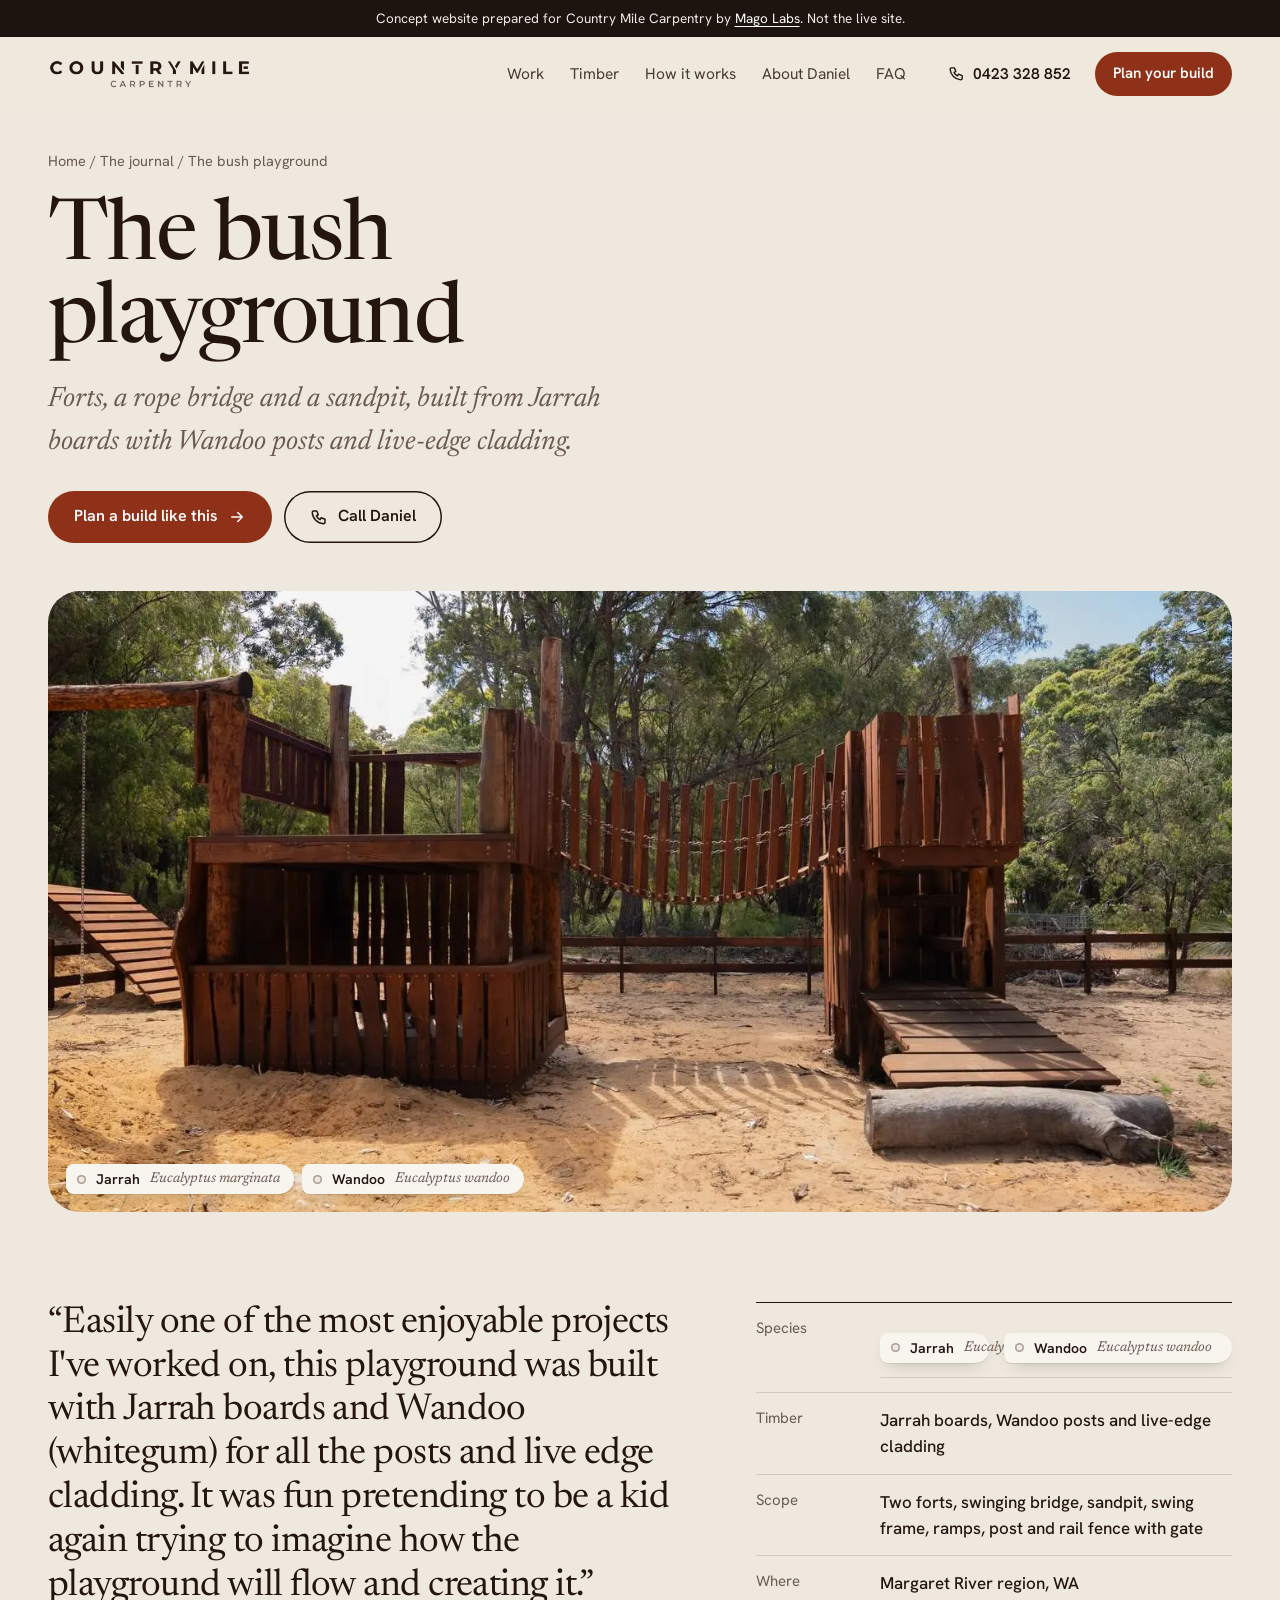
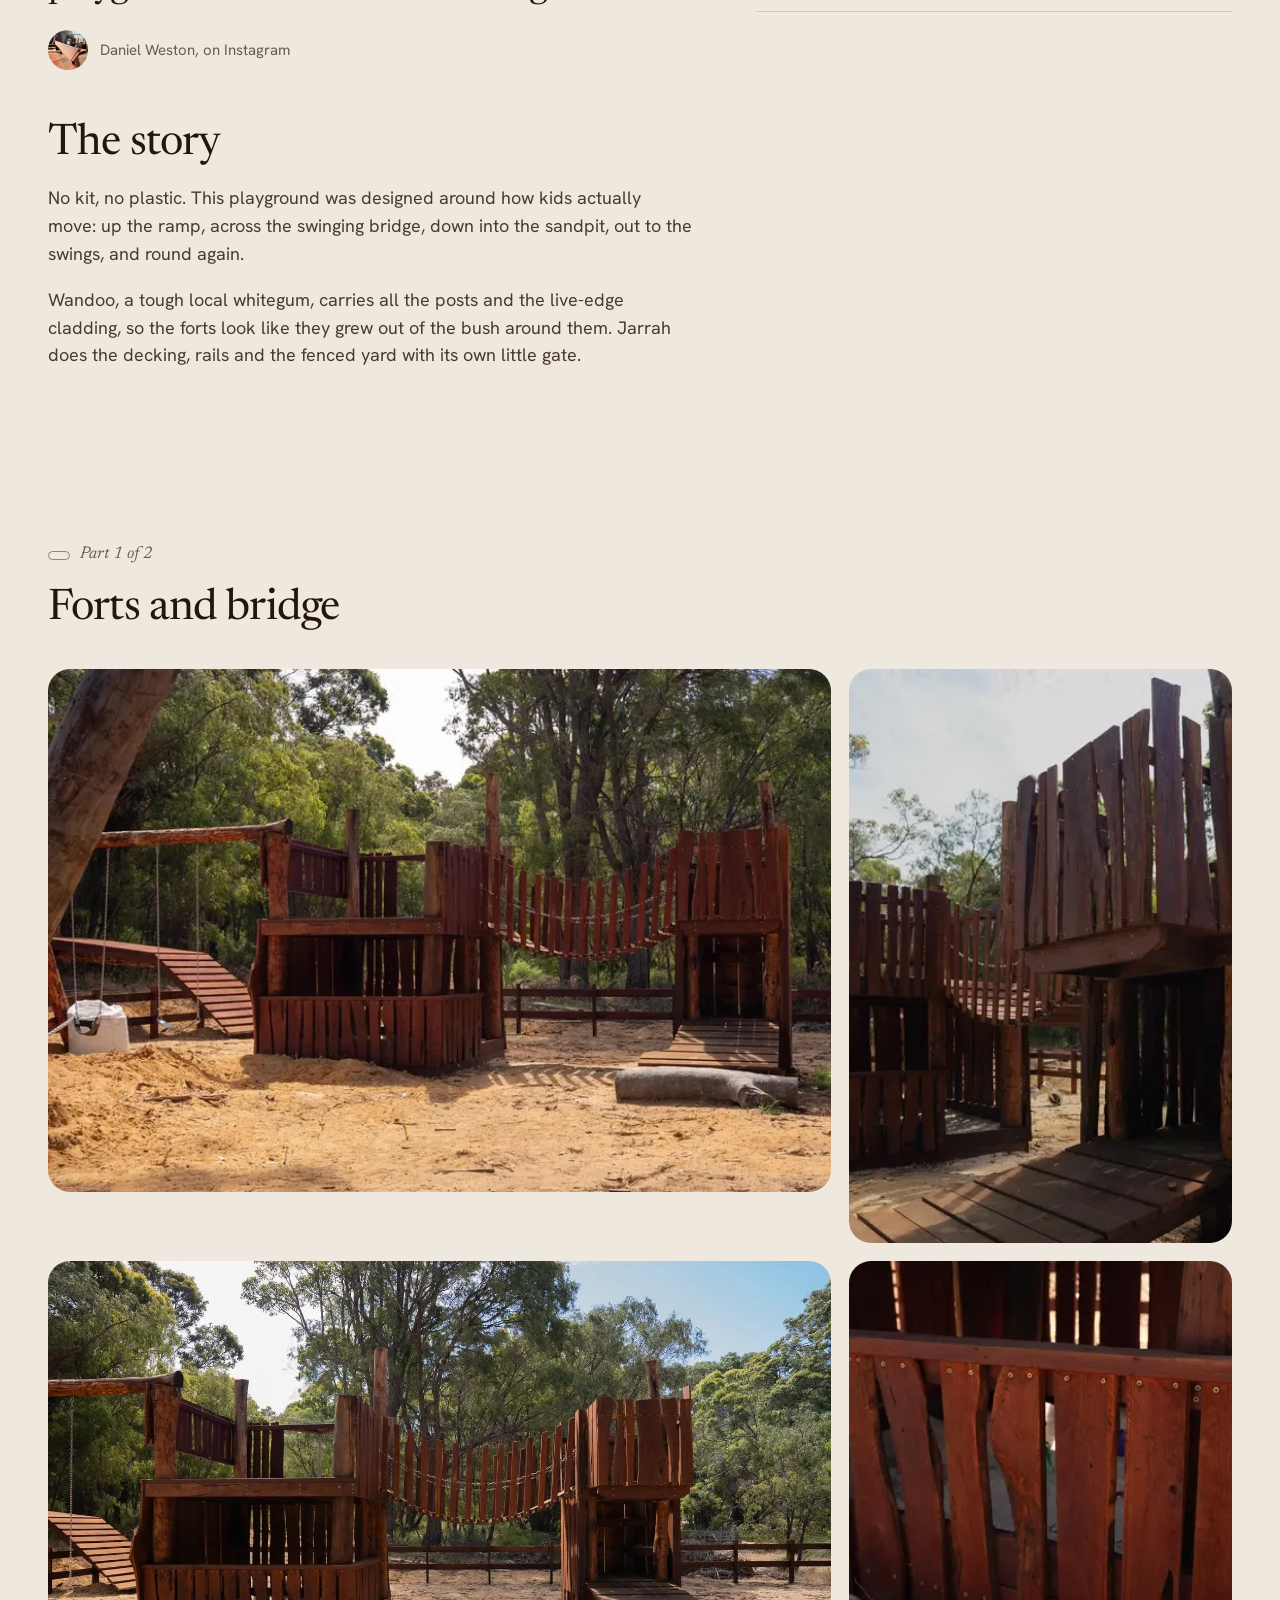
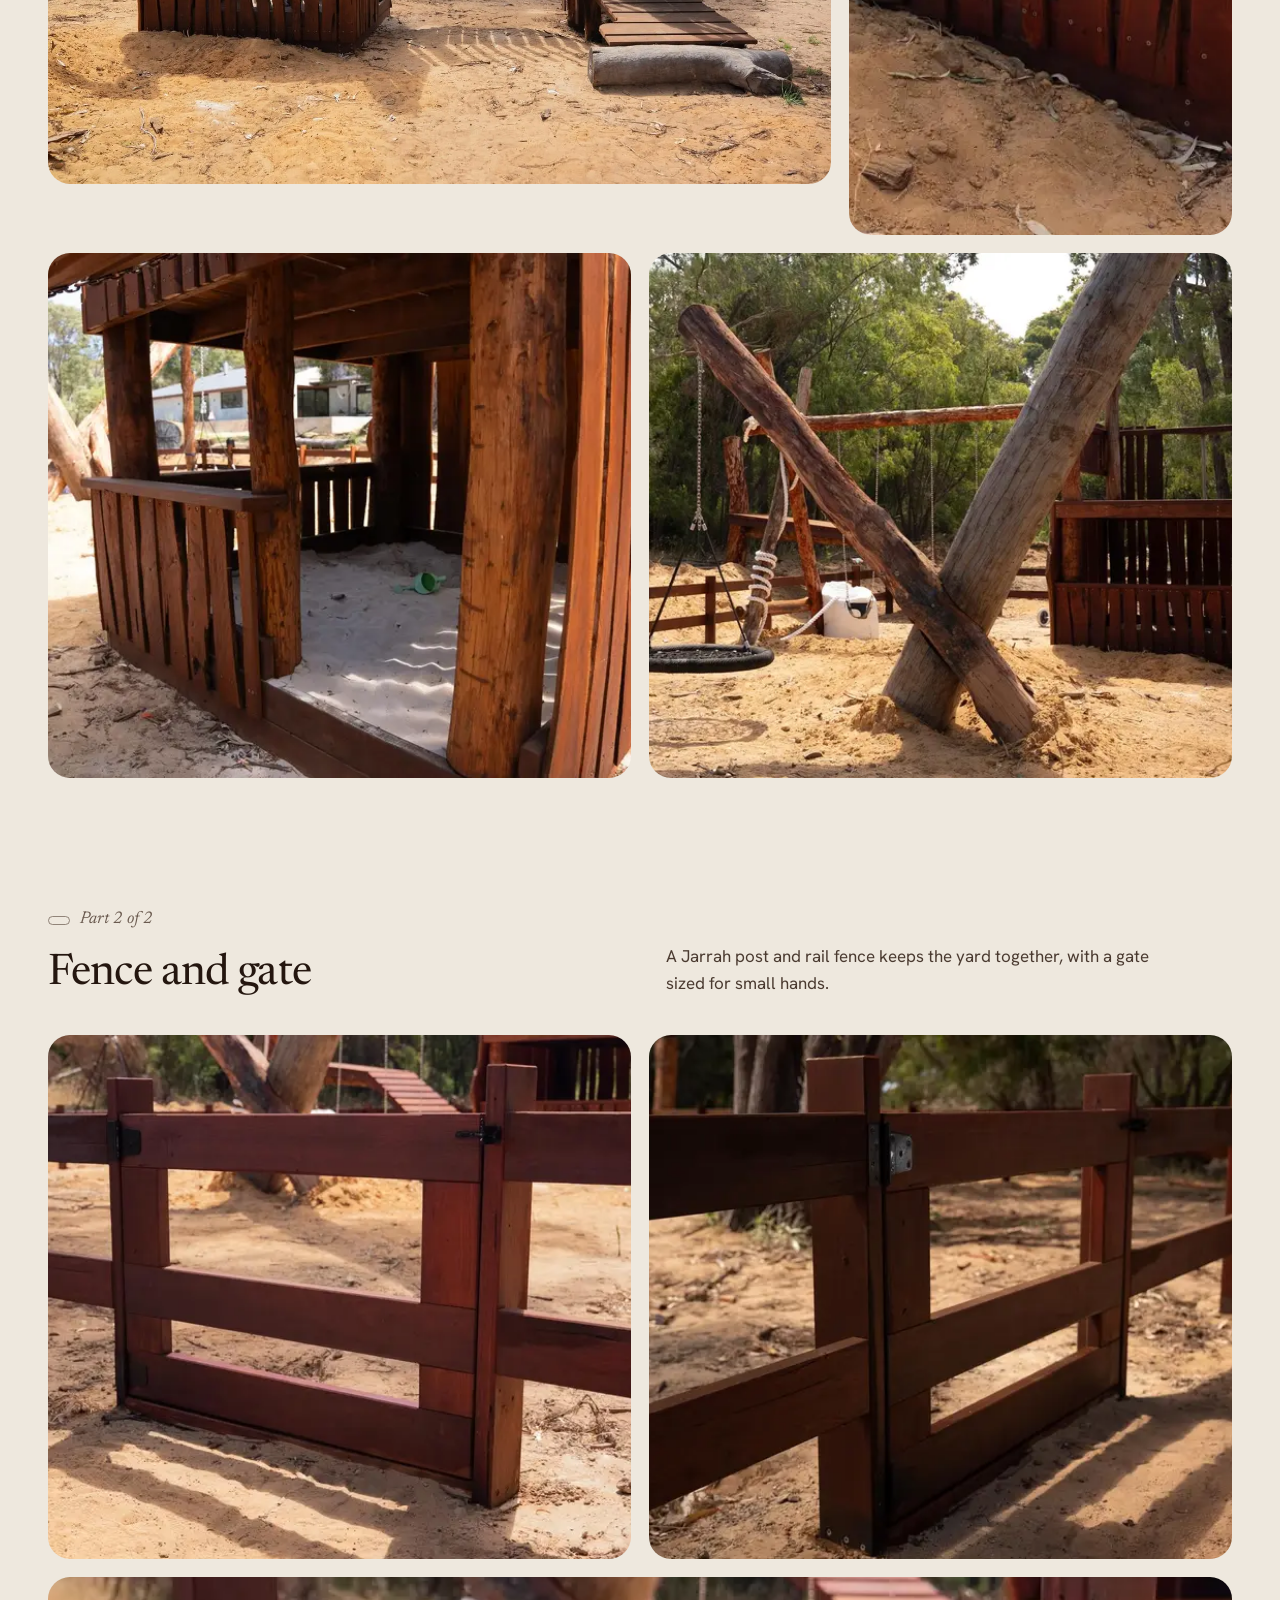
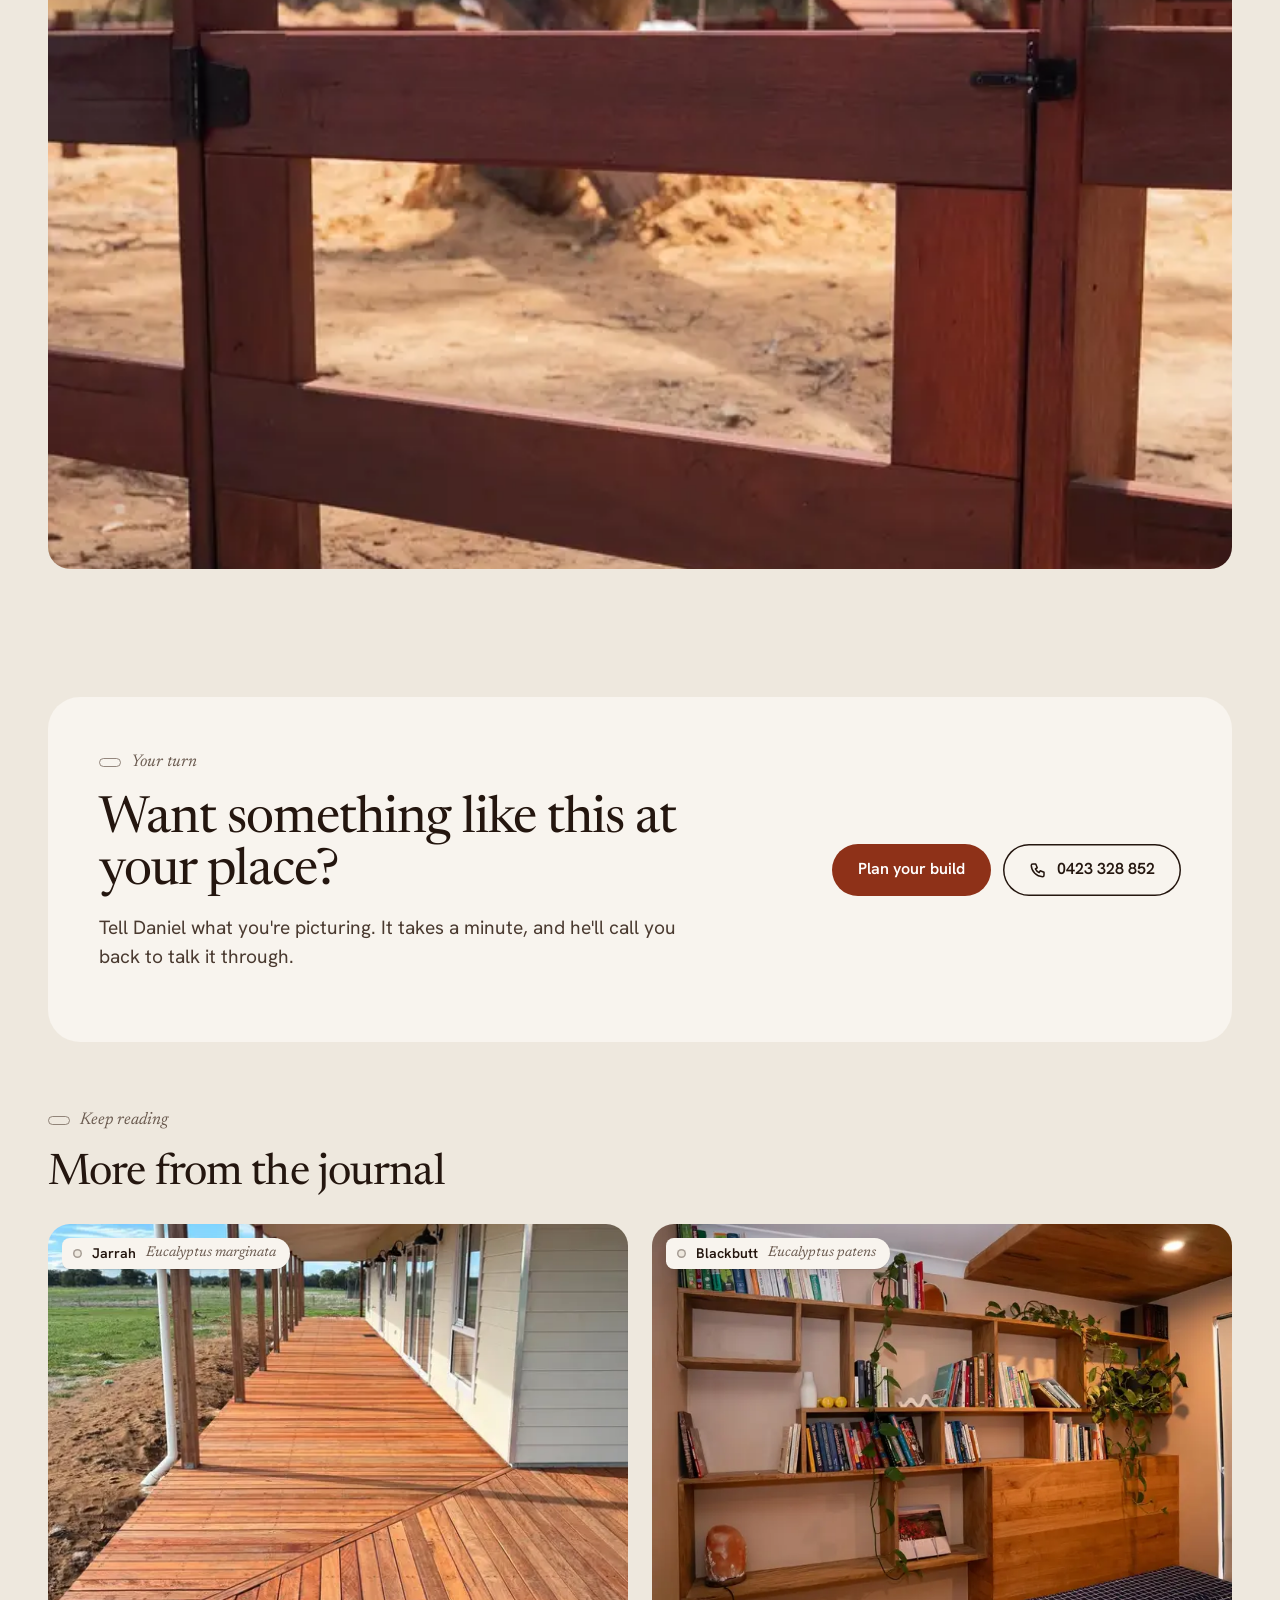
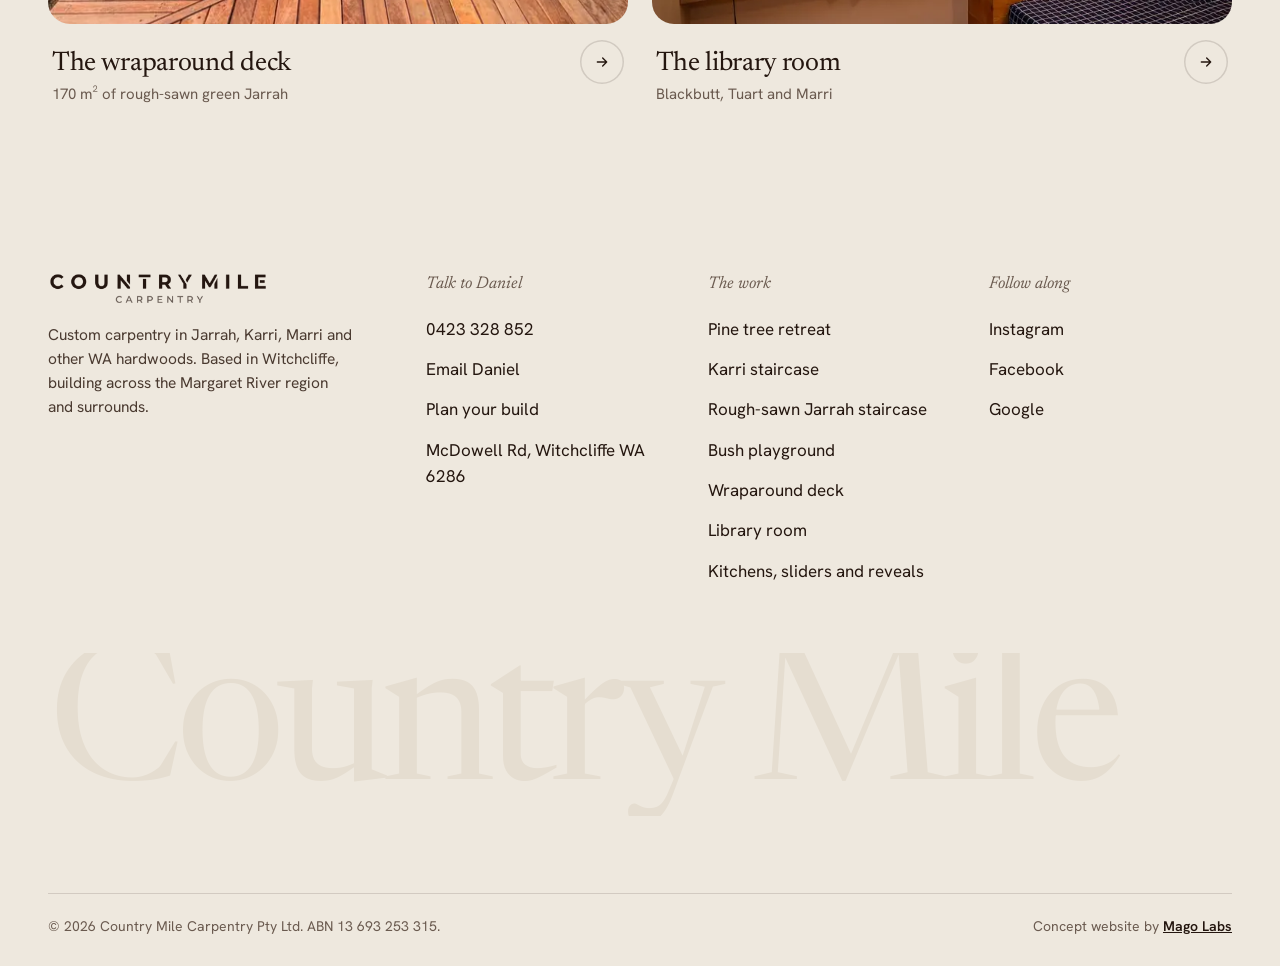
<file: projects/bush-playground.html>
<!doctype html>
<html lang="en-AU">
<head>
<meta charset="utf-8">
<meta name="viewport" content="width=device-width,initial-scale=1,viewport-fit=cover">
<title>The bush playground | Custom timber playground in Jarrah and Wandoo | Country Mile Carpentry</title>
<meta name="description" content="Forts, a rope bridge and a sandpit, built from Jarrah boards with Wandoo posts and live-edge cladding. Custom carpentry by Daniel Weston, Country Mile Carpentry, Witchcliffe WA. Call 0423 328 852.">
<link rel="canonical" href="https://countrymilecarpentry.vercel.app/projects/bush-playground.html">
<meta name="robots" content="noindex">
<meta property="og:type" content="website">
<meta property="og:title" content="The bush playground | Custom timber playground in Jarrah and Wandoo | Country Mile Carpentry">
<meta property="og:description" content="Forts, a rope bridge and a sandpit, built from Jarrah boards with Wandoo posts and live-edge cladding. Custom carpentry by Daniel Weston, Country Mile Carpentry, Witchcliffe WA. Call 0423 328 852.">
<meta property="og:url" content="https://countrymilecarpentry.vercel.app/projects/bush-playground.html">
<meta property="og:site_name" content="Country Mile Carpentry">
<meta property="og:locale" content="en_AU">
<meta property="og:image" content="https://countrymilecarpentry.vercel.app/img/og-share.jpg">
<meta property="og:image:secure_url" content="https://countrymilecarpentry.vercel.app/img/og-share.jpg">
<meta property="og:image:type" content="image/jpeg">
<meta property="og:image:width" content="1200">
<meta property="og:image:height" content="630">
<meta property="og:image:alt" content="Country Mile Carpentry: Jarrah sauna pavilion under an old pine, Margaret River region">
<meta name="twitter:card" content="summary_large_image">
<meta name="twitter:image" content="https://countrymilecarpentry.vercel.app/img/og-share.jpg">
<meta name="theme-color" content="#EEE8DE">
<link rel="icon" href="../favicon.svg" type="image/svg+xml">
<link rel="preload" href="../fonts/newsreader.woff2" as="font" type="font/woff2" crossorigin>
<link rel="preload" href="../fonts/hanken.woff2" as="font" type="font/woff2" crossorigin>
<link rel="stylesheet" href="../styles.css">
<script>document.documentElement.classList.add('js')</script>
<link rel="preload" as="image" href="../img/play-wide-b.webp"><script type="application/ld+json">{"@context": "https://schema.org", "@type": "CreativeWork", "name": "The bush playground", "about": "Custom timber playground in Jarrah and Wandoo, Margaret River region", "creator": {"@type": "HomeAndConstructionBusiness", "name": "Country Mile Carpentry", "telephone": "+61423328852"}, "image": "https://countrymilecarpentry.vercel.app/img/play-wide-b.webp"}</script><script type="application/ld+json">{"@context": "https://schema.org", "@type": "BreadcrumbList", "itemListElement": [{"@type": "ListItem", "position": 1, "name": "Home", "item": "https://countrymilecarpentry.vercel.app/"}, {"@type": "ListItem", "position": 2, "name": "The bush playground", "item": "https://countrymilecarpentry.vercel.app/projects/bush-playground.html"}]}</script>
</head>
<body>
<a class="sr" href="#main">Skip to content</a>
<div class="demo-bar">Concept website prepared for Country Mile Carpentry by <a href="https://trades.magolabs.in/" target="_blank" rel="noopener">Mago Labs</a>. Not the live site.</div>
<header class="site-head">
 <div class="wrap head-in">
  <a class="brand" href="../index.html" aria-label="Country Mile Carpentry home"><img src="../img/logo-dark.png" width="1436" height="212" alt="Country Mile Carpentry"></a>
  <nav class="nav" id="nav" aria-label="Main">
   <a href="../index.html#work">Work</a>
   <a href="../index.html#timber">Timber</a>
   <a href="../index.html#process">How it works</a>
   <a href="../index.html#about">About Daniel</a>
   <a href="../index.html#faq">FAQ</a>
  </nav>
  <button class="menu-btn" aria-expanded="false" aria-controls="nav">Menu</button>
  <div class="head-cta">
   <a class="tel" href="tel:+61423328852" aria-label="Call Daniel on 0423 328 852"><svg viewBox="0 0 24 24" fill="none" stroke="currentColor" stroke-width="2" stroke-linecap="round" stroke-linejoin="round" aria-hidden="true"><path d="M5 4h4l2 5-2.5 1.5a11 11 0 0 0 5 5L15 13l5 2v4a2 2 0 0 1-2 2A16 16 0 0 1 3 6a2 2 0 0 1 2-2"/></svg><span>0423 328 852</span></a>
   <a class="btn sm" href="../index.html#plan">Plan your build</a>
  </div>
 </div>
</header>
<main id="main">

<div class="wrap">
 <nav class="crumbs" aria-label="Breadcrumb"><a href="../index.html">Home</a> / <a href="../index.html#work">The journal</a> / <span aria-current="page">The bush playground</span></nav>
 <section class="p-hero">
  <h1>The bush playground</h1>
  <p class="sub">Forts, a rope bridge and a sandpit, built from Jarrah boards with Wandoo posts and live-edge cladding.</p>
  <div class="hero-actions"><a class="btn" href="../index.html?build=play#plan">Plan a build like this <svg viewBox="0 0 24 24" fill="none" stroke="currentColor" stroke-width="2" stroke-linecap="round" stroke-linejoin="round" aria-hidden="true"><path d="M5 12h14M13 6l6 6-6 6"/></svg></a><a class="btn ghost" href="tel:+61423328852"><svg viewBox="0 0 24 24" fill="none" stroke="currentColor" stroke-width="2" stroke-linecap="round" stroke-linejoin="round" aria-hidden="true"><path d="M5 4h4l2 5-2.5 1.5a11 11 0 0 0 5 5L15 13l5 2v4a2 2 0 0 1-2 2A16 16 0 0 1 3 6a2 2 0 0 1 2-2"/></svg>Call Daniel</a></div>
  <div class="p-cover"><img src="../img/play-wide-b.webp" srcset="../thumbs/play-wide-b.webp 760w, ../img/play-wide-b.webp 1440w" sizes="100vw" width="1440" height="963" alt="The bush playground, finished" fetchpriority="high"><div class="tags"><span class="tag"><b>Jarrah</b><span class="latin">Eucalyptus marginata</span></span><span class="tag"><b>Wandoo</b><span class="latin">Eucalyptus wandoo</span></span></div></div>
 </section>
 <div class="p-intro">
  <div>
   <blockquote>&ldquo;Easily one of the most enjoyable projects I've worked on, this playground was built with Jarrah boards and Wandoo (whitegum) for all the posts and live edge cladding. It was fun pretending to be a kid again trying to imagine how the playground will flow and creating it.&rdquo;<cite><img src="../img/daniel-shed.webp" srcset="../thumbs/daniel-shed.webp 760w, ../img/daniel-shed.webp 1080w" sizes="40px" width="1080" height="1440" alt="" loading="lazy" decoding="async">Daniel Weston, on Instagram</cite></blockquote>
   <div class="p-copy" style="margin-top:clamp(36px,4vw,56px)"><h2>The story</h2><p>No kit, no plastic. This playground was designed around how kids actually move: up the ramp, across the swinging bridge, down into the sandpit, out to the swings, and round again.</p><p>Wandoo, a tough local whitegum, carries all the posts and the live-edge cladding, so the forts look like they grew out of the bush around them. Jarrah does the decking, rails and the fenced yard with its own little gate.</p></div>
  </div>
  <div><dl class="spec"><div><dt>Species</dt><dd><div class="tags" style="margin-top:2px"><span class="tag"><b>Jarrah</b><span class="latin">Eucalyptus marginata</span></span><span class="tag"><b>Wandoo</b><span class="latin">Eucalyptus wandoo</span></span></div></dd></div><div><dt>Timber</dt><dd>Jarrah boards, Wandoo posts and live-edge cladding</dd></div><div><dt>Scope</dt><dd>Two forts, swinging bridge, sandpit, swing frame, ramps, post and rail fence with gate</dd></div><div><dt>Where</dt><dd>Margaret River region, WA</dd></div></dl></div>
 </div>
 <section class="chapter" aria-labelledby="ch0">
 <div class="chapter-head"><div><div class="label">Part 1 of 2</div><h2 id="ch0" style="font-size:clamp(30px,3.4vw,46px)">Forts and bridge</h2></div><span></span></div>
 <div class="gal" data-lb><button data-full="../img/play-wide.webp" class="g-w" aria-label="Open photo: The bush playground with two forts and a rope bridge"><img src="../img/play-wide.webp" srcset="../thumbs/play-wide.webp 760w, ../img/play-wide.webp 1440w" sizes="(max-width: 900px) 50vw, 33vw" width="1440" height="961" alt="The bush playground with two forts and a rope bridge" loading="lazy" decoding="async"></button><button data-full="../img/play-tower.webp" class="g-t" aria-label="Open photo: Fort entrance with Wandoo live-edge cladding"><img src="../img/play-tower.webp" srcset="../thumbs/play-tower.webp 760w, ../img/play-tower.webp 1440w" sizes="(max-width: 900px) 50vw, 33vw" width="1440" height="963" alt="Fort entrance with Wandoo live-edge cladding" loading="lazy" decoding="async"></button><button data-full="../img/play-wide-b.webp" class="g-w" aria-label="Open photo: Swinging bridge between the two forts"><img src="../img/play-wide-b.webp" srcset="../thumbs/play-wide-b.webp 760w, ../img/play-wide-b.webp 1440w" sizes="(max-width: 900px) 50vw, 33vw" width="1440" height="963" alt="Swinging bridge between the two forts" loading="lazy" decoding="async"></button><button data-full="../img/play-cladding.webp" class="g-t" aria-label="Open photo: Live-edge cladding close up"><img src="../img/play-cladding.webp" srcset="../thumbs/play-cladding.webp 760w, ../img/play-cladding.webp 1440w" sizes="(max-width: 900px) 50vw, 33vw" width="1440" height="963" alt="Live-edge cladding close up" loading="lazy" decoding="async"></button><button data-full="../img/play-sandpit.webp" class="g-h" aria-label="Open photo: Sandpit under the fort"><img src="../img/play-sandpit.webp" srcset="../thumbs/play-sandpit.webp 760w, ../img/play-sandpit.webp 1440w" sizes="(max-width: 900px) 50vw, 33vw" width="1440" height="963" alt="Sandpit under the fort" loading="lazy" decoding="async"></button><button data-full="../img/play-swing.webp" class="g-h" aria-label="Open photo: Crossed-log swing frame with a nest swing"><img src="../img/play-swing.webp" srcset="../thumbs/play-swing.webp 760w, ../img/play-swing.webp 1440w" sizes="(max-width: 900px) 50vw, 33vw" width="1440" height="963" alt="Crossed-log swing frame with a nest swing" loading="lazy" decoding="async"></button></div>
</section><section class="chapter" aria-labelledby="ch1">
 <div class="chapter-head"><div><div class="label">Part 2 of 2</div><h2 id="ch1" style="font-size:clamp(30px,3.4vw,46px)">Fence and gate</h2></div><p>A Jarrah post and rail fence keeps the yard together, with a gate sized for small hands.</p></div>
 <div class="gal" data-lb><button data-full="../img/play-gate.webp" class="g-h" aria-label="Open photo: Jarrah gate in the post and rail fence"><img src="../img/play-gate.webp" srcset="../thumbs/play-gate.webp 760w, ../img/play-gate.webp 1440w" sizes="(max-width: 900px) 50vw, 33vw" width="1440" height="963" alt="Jarrah gate in the post and rail fence" loading="lazy" decoding="async"></button><button data-full="../img/play-gate-b.webp" class="g-h" aria-label="Open photo: Post and rail fence with the gate closed"><img src="../img/play-gate-b.webp" srcset="../thumbs/play-gate-b.webp 760w, ../img/play-gate-b.webp 1440w" sizes="(max-width: 900px) 50vw, 33vw" width="1440" height="963" alt="Post and rail fence with the gate closed" loading="lazy" decoding="async"></button><button data-full="../img/play-gate-c.webp" class="g-f" aria-label="Open photo: Gate hinge and latch detail"><img src="../img/play-gate-c.webp" srcset="../thumbs/play-gate-c.webp 760w, ../img/play-gate-c.webp 1440w" sizes="(max-width: 900px) 50vw, 33vw" width="1440" height="963" alt="Gate hinge and latch detail" loading="lazy" decoding="async"></button></div>
</section>
 <section class="chapter">
  <div class="p-cta" data-rv>
   <div><div class="label">Your turn</div><h2>Want something like this at your place?</h2><p class="lede" style="margin-top:14px">Tell Daniel what you're picturing. It takes a minute, and he'll call you back to talk it through.</p></div>
   <div class="acts"><a class="btn" href="../index.html?build=play#plan">Plan your build</a><a class="btn ghost" href="tel:+61423328852"><svg viewBox="0 0 24 24" fill="none" stroke="currentColor" stroke-width="2" stroke-linecap="round" stroke-linejoin="round" aria-hidden="true"><path d="M5 4h4l2 5-2.5 1.5a11 11 0 0 0 5 5L15 13l5 2v4a2 2 0 0 1-2 2A16 16 0 0 1 3 6a2 2 0 0 1 2-2"/></svg>0423 328 852</a></div>
  </div>
 </section>
 <section class="chapter" aria-labelledby="more-h" style="padding-top:0">
  <div class="label">Keep reading</div><h2 id="more-h" style="font-size:clamp(30px,3.4vw,46px);margin-bottom:28px">More from the journal</h2>
  <div class="next"><a class="story " href="../projects/wraparound-deck.html" data-rv>
 <div class="ph"><span class="tag"><b>Jarrah</b><span class="latin">Eucalyptus marginata</span></span><img src="../img/wrap-run.webp" srcset="../thumbs/wrap-run.webp 760w, ../img/wrap-run.webp 1080w" sizes="(max-width: 900px) 100vw, 50vw" width="1080" height="1440" alt="The wraparound deck" loading="lazy" decoding="async"></div>
 <div class="meta"><div><h3>The wraparound deck</h3><p>170 m² of rough-sawn green Jarrah</p></div><span class="go" aria-hidden="true"><svg viewBox="0 0 24 24" fill="none" stroke="currentColor" stroke-width="2" stroke-linecap="round" stroke-linejoin="round" aria-hidden="true"><path d="M5 12h14M13 6l6 6-6 6"/></svg></span></div>
</a><a class="story " href="../projects/library-room.html" data-rv>
 <div class="ph"><span class="tag"><b>Blackbutt</b><span class="latin">Eucalyptus patens</span></span><img src="../img/library.webp" srcset="../thumbs/library.webp 760w, ../img/library.webp 1440w" sizes="(max-width: 900px) 100vw, 50vw" width="1440" height="1037" alt="The library room" loading="lazy" decoding="async"></div>
 <div class="meta"><div><h3>The library room</h3><p>Blackbutt, Tuart and Marri</p></div><span class="go" aria-hidden="true"><svg viewBox="0 0 24 24" fill="none" stroke="currentColor" stroke-width="2" stroke-linecap="round" stroke-linejoin="round" aria-hidden="true"><path d="M5 12h14M13 6l6 6-6 6"/></svg></span></div>
</a></div>
 </section>
</div>
</main>
<footer class="foot">
 <div class="wrap">
  <div class="foot-grid">
   <div>
    <img class="logo" src="../img/logo-dark.png" width="1436" height="212" alt="Country Mile Carpentry" loading="lazy">
    <p>Custom carpentry in Jarrah, Karri, Marri and other WA hardwoods. Based in Witchcliffe, building across the Margaret River region and surrounds.</p>
   </div>
   <div><h4>Talk to Daniel</h4><ul>
    <li><a href="tel:+61423328852">0423 328 852</a></li>
    <li><a href="mailto:Countrymilecarpentry@hotmail.com">Email Daniel</a></li>
    <li><a href="../index.html#plan">Plan your build</a></li>
    <li><a href="https://www.google.com/maps/search/?api=1&query=Country+Mile+Carpentry+Witchcliffe+WA" target="_blank" rel="noopener">McDowell Rd, Witchcliffe WA 6286</a></li>
   </ul></div>
   <div><h4>The work</h4><ul><li><a href="../projects/pine-tree-retreat.html">Pine tree retreat</a></li><li><a href="../projects/karri-staircase.html">Karri staircase</a></li><li><a href="../projects/rough-sawn-jarrah-staircase.html">Rough-sawn Jarrah staircase</a></li><li><a href="../projects/bush-playground.html">Bush playground</a></li><li><a href="../projects/wraparound-deck.html">Wraparound deck</a></li><li><a href="../projects/library-room.html">Library room</a></li><li><a href="../projects/kitchens-sliders-reveals.html">Kitchens, sliders and reveals</a></li></ul></div>
   <div><h4>Follow along</h4><ul>
    <li><a href="https://www.instagram.com/countrymilecarpentry/" target="_blank" rel="noopener">Instagram</a></li>
    <li><a href="https://www.facebook.com/profile.php?id=61584811137243" target="_blank" rel="noopener">Facebook</a></li>
    <li><a href="https://www.google.com/maps/search/?api=1&query=Country+Mile+Carpentry+Witchcliffe+WA" target="_blank" rel="noopener">Google</a></li>
   </ul></div>
  </div>
  <div class="giant" aria-hidden="true">Country Mile</div>
  <div class="foot-base">
   <span>&copy; 2026 Country Mile Carpentry Pty Ltd. ABN 13 693 253 315.</span>
   <span>Concept website by <a href="https://trades.magolabs.in/" target="_blank" rel="noopener">Mago Labs</a></span>
  </div>
 </div>
</footer>
<div class="dock" aria-label="Quick contact">
 <a href="tel:+61423328852"><svg viewBox="0 0 24 24" fill="none" stroke="currentColor" stroke-width="2" stroke-linecap="round" stroke-linejoin="round" aria-hidden="true"><path d="M5 4h4l2 5-2.5 1.5a11 11 0 0 0 5 5L15 13l5 2v4a2 2 0 0 1-2 2A16 16 0 0 1 3 6a2 2 0 0 1 2-2"/></svg>Call Daniel</a>
 <a href="../index.html#plan">Plan your build</a>
</div>
<script src="../site.js" defer></script>
</body>
</html>
</file>
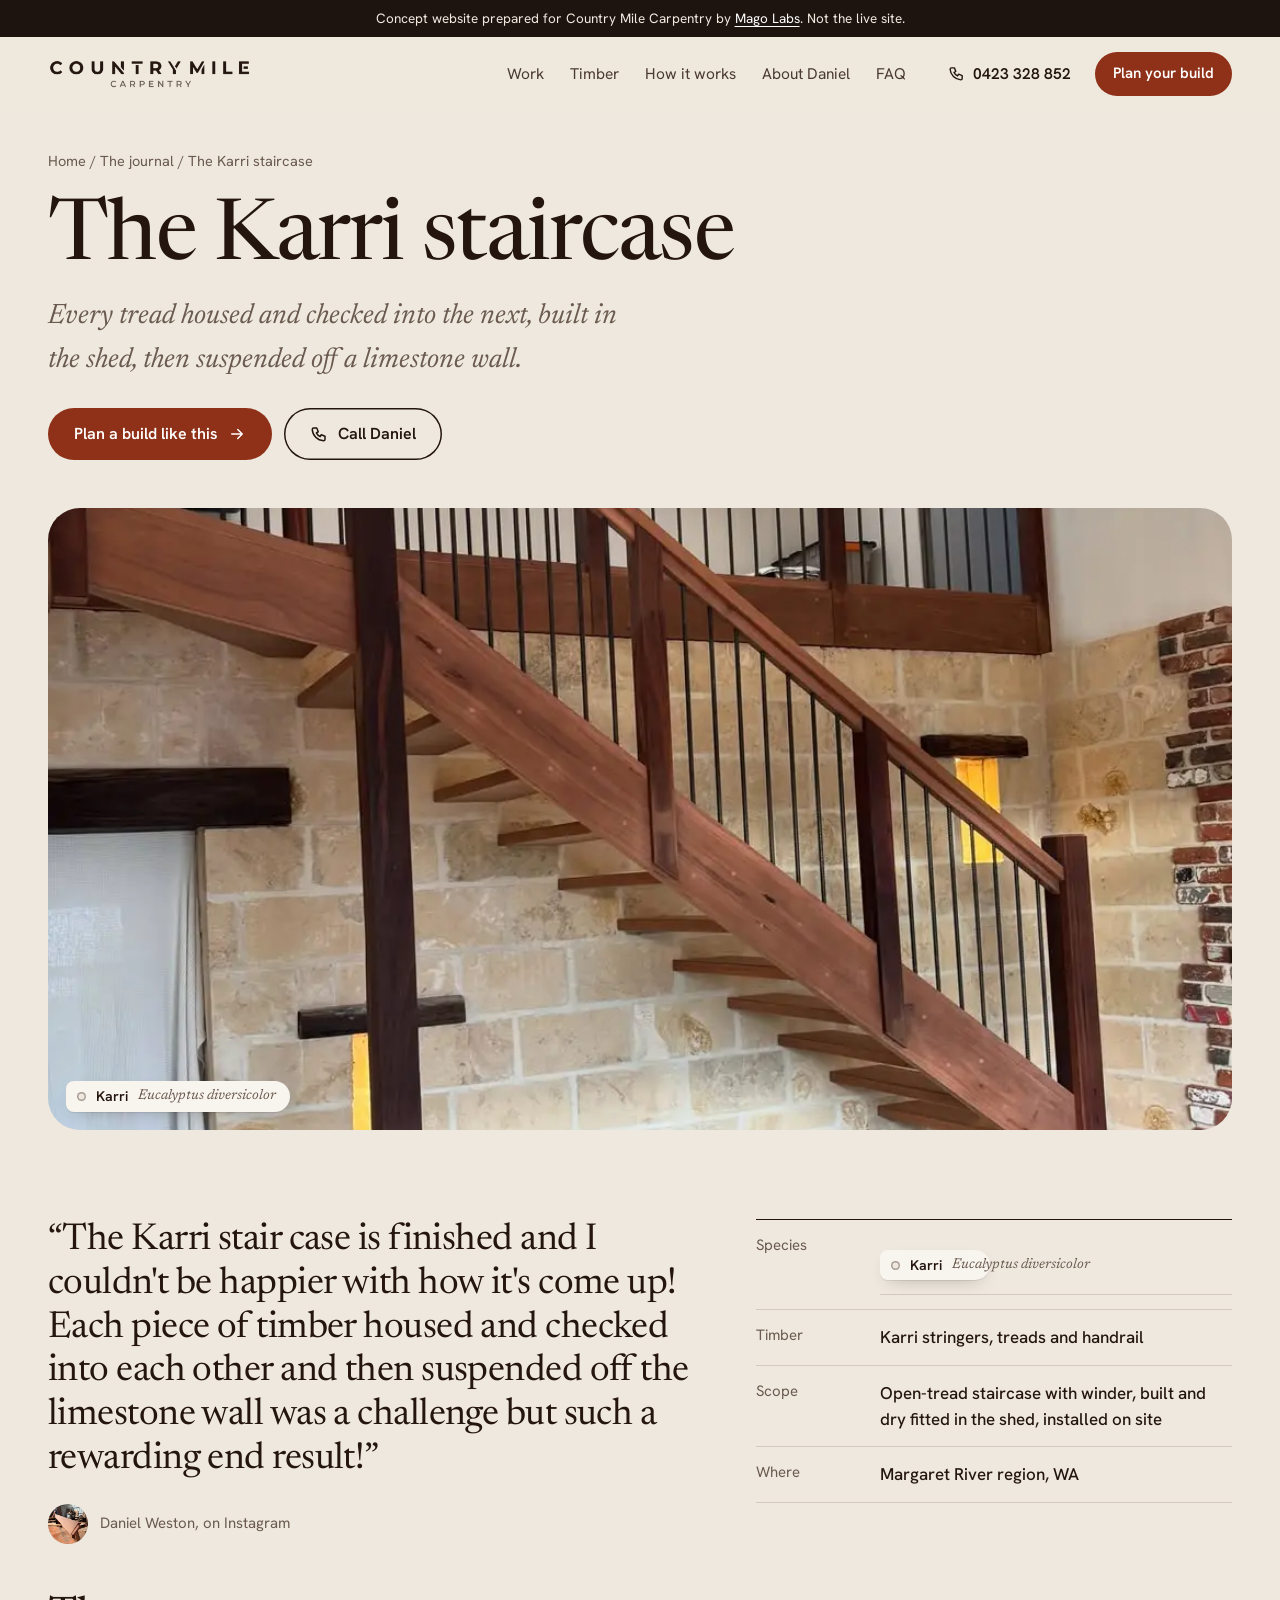
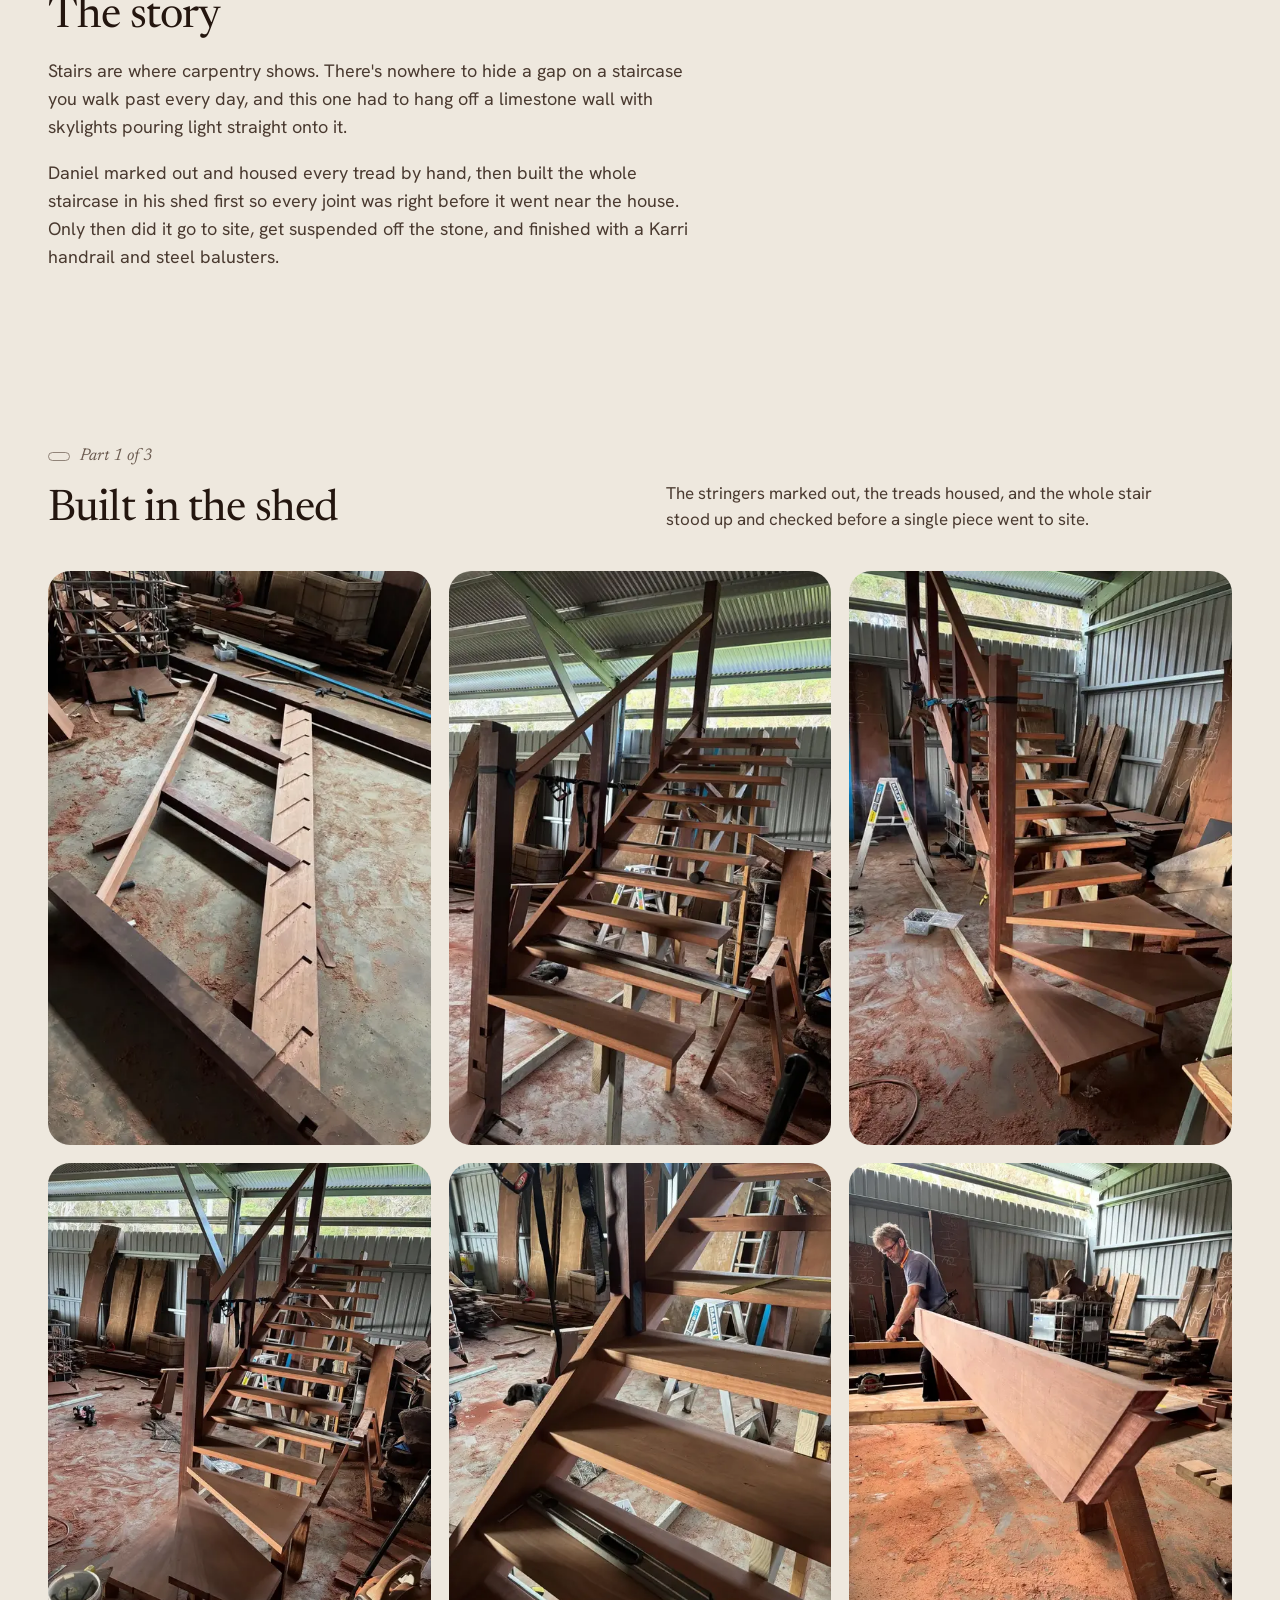
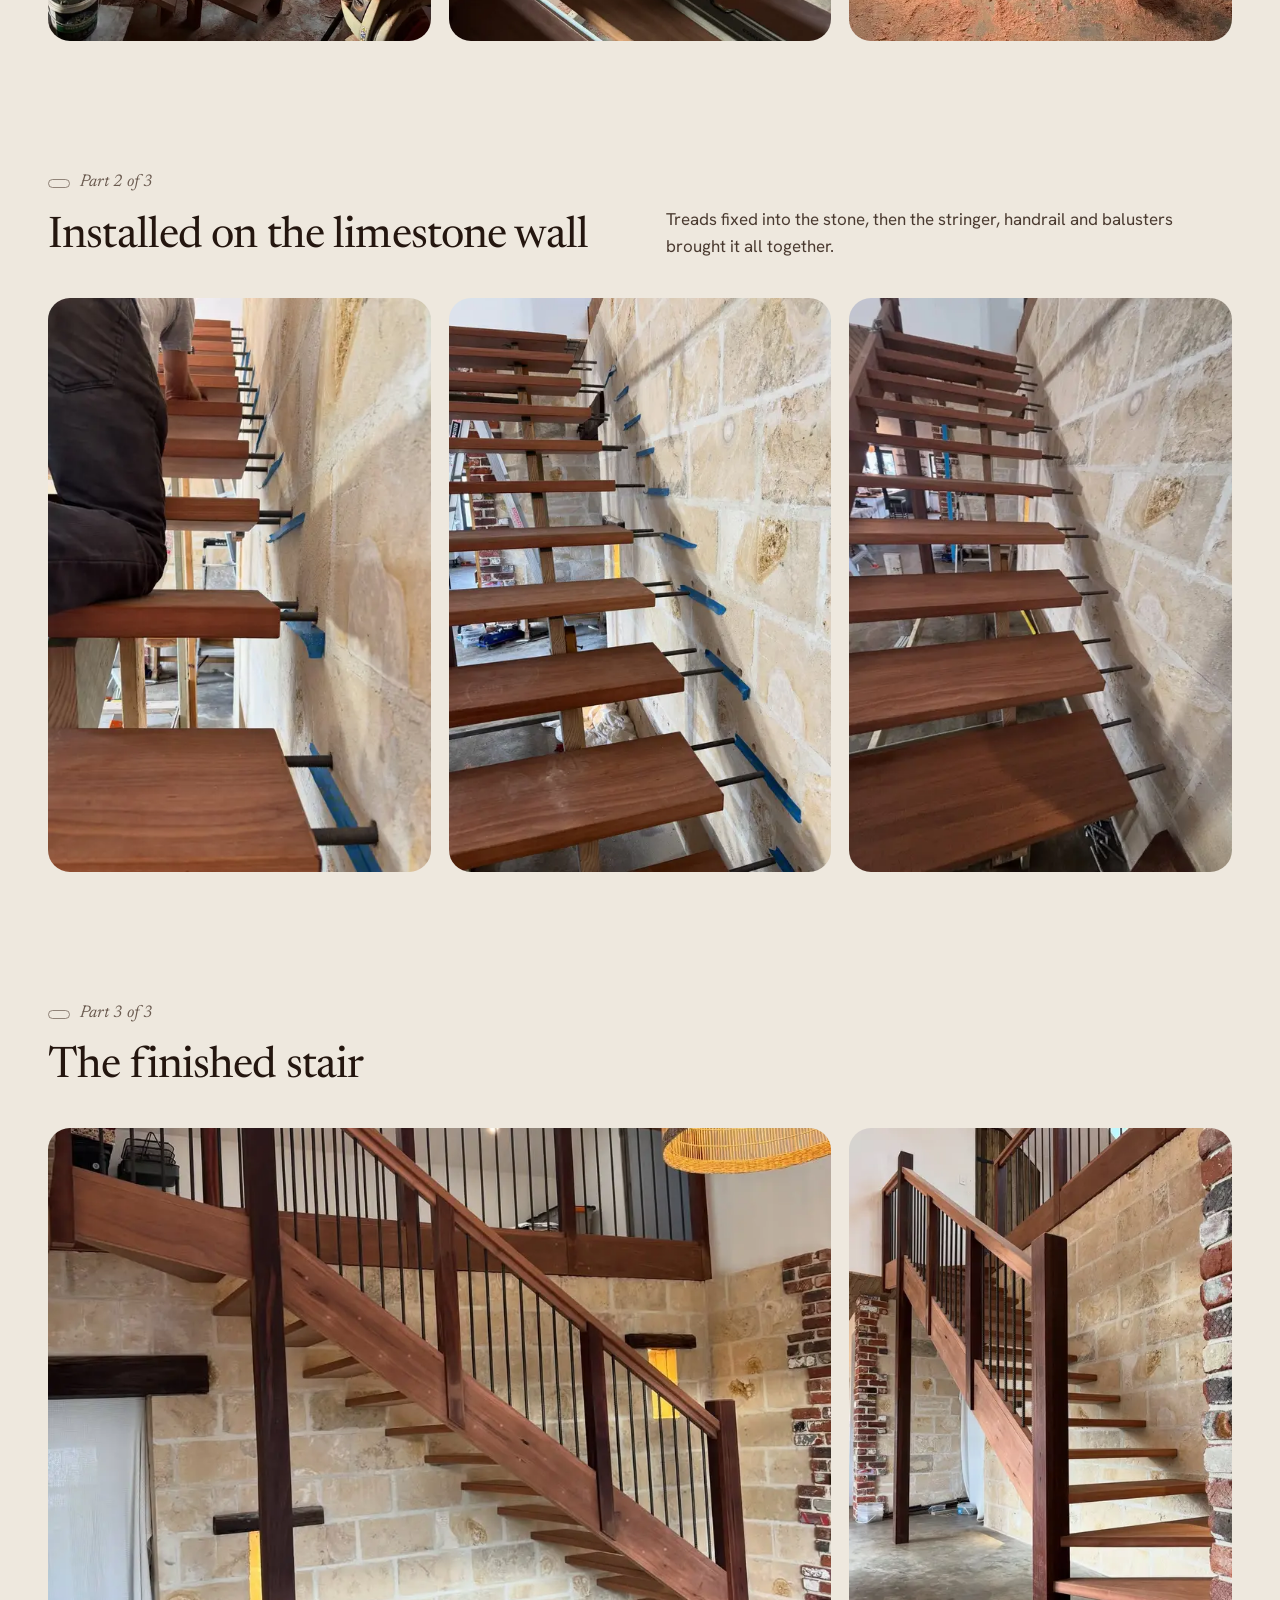
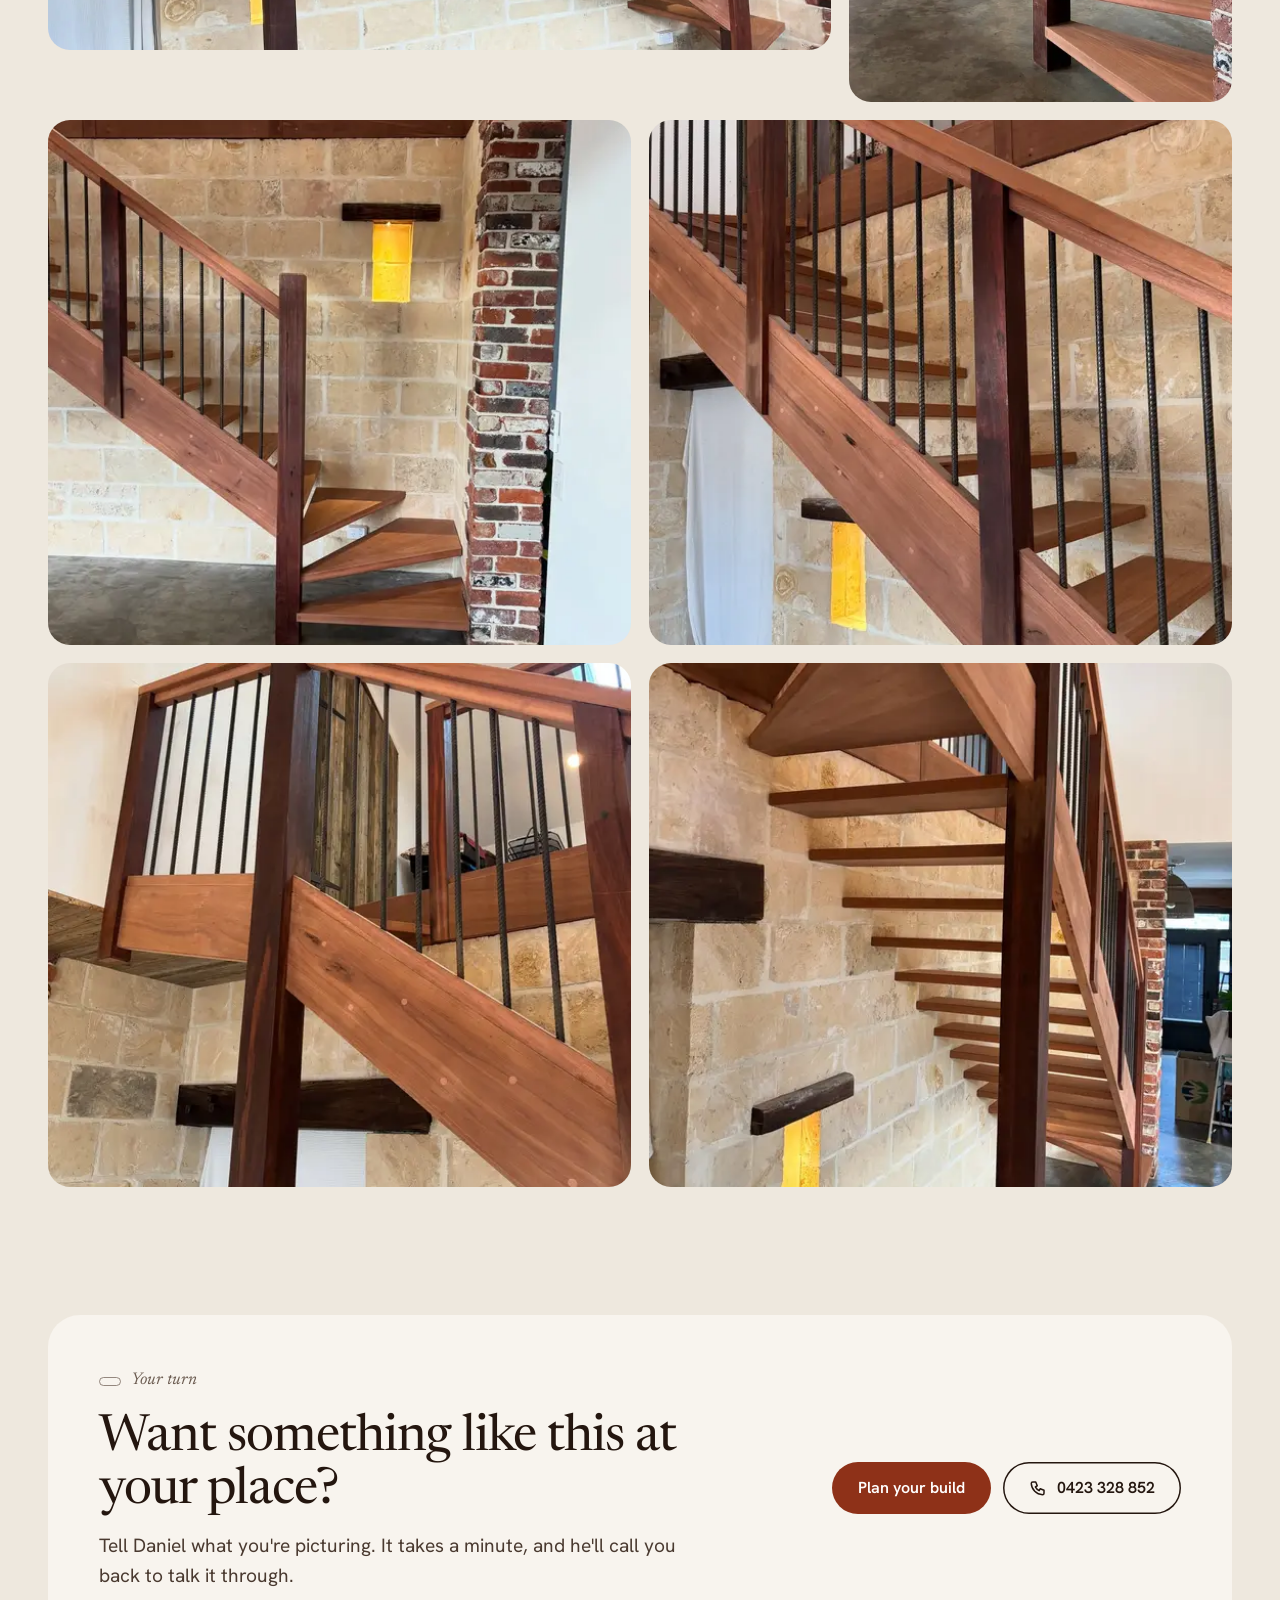
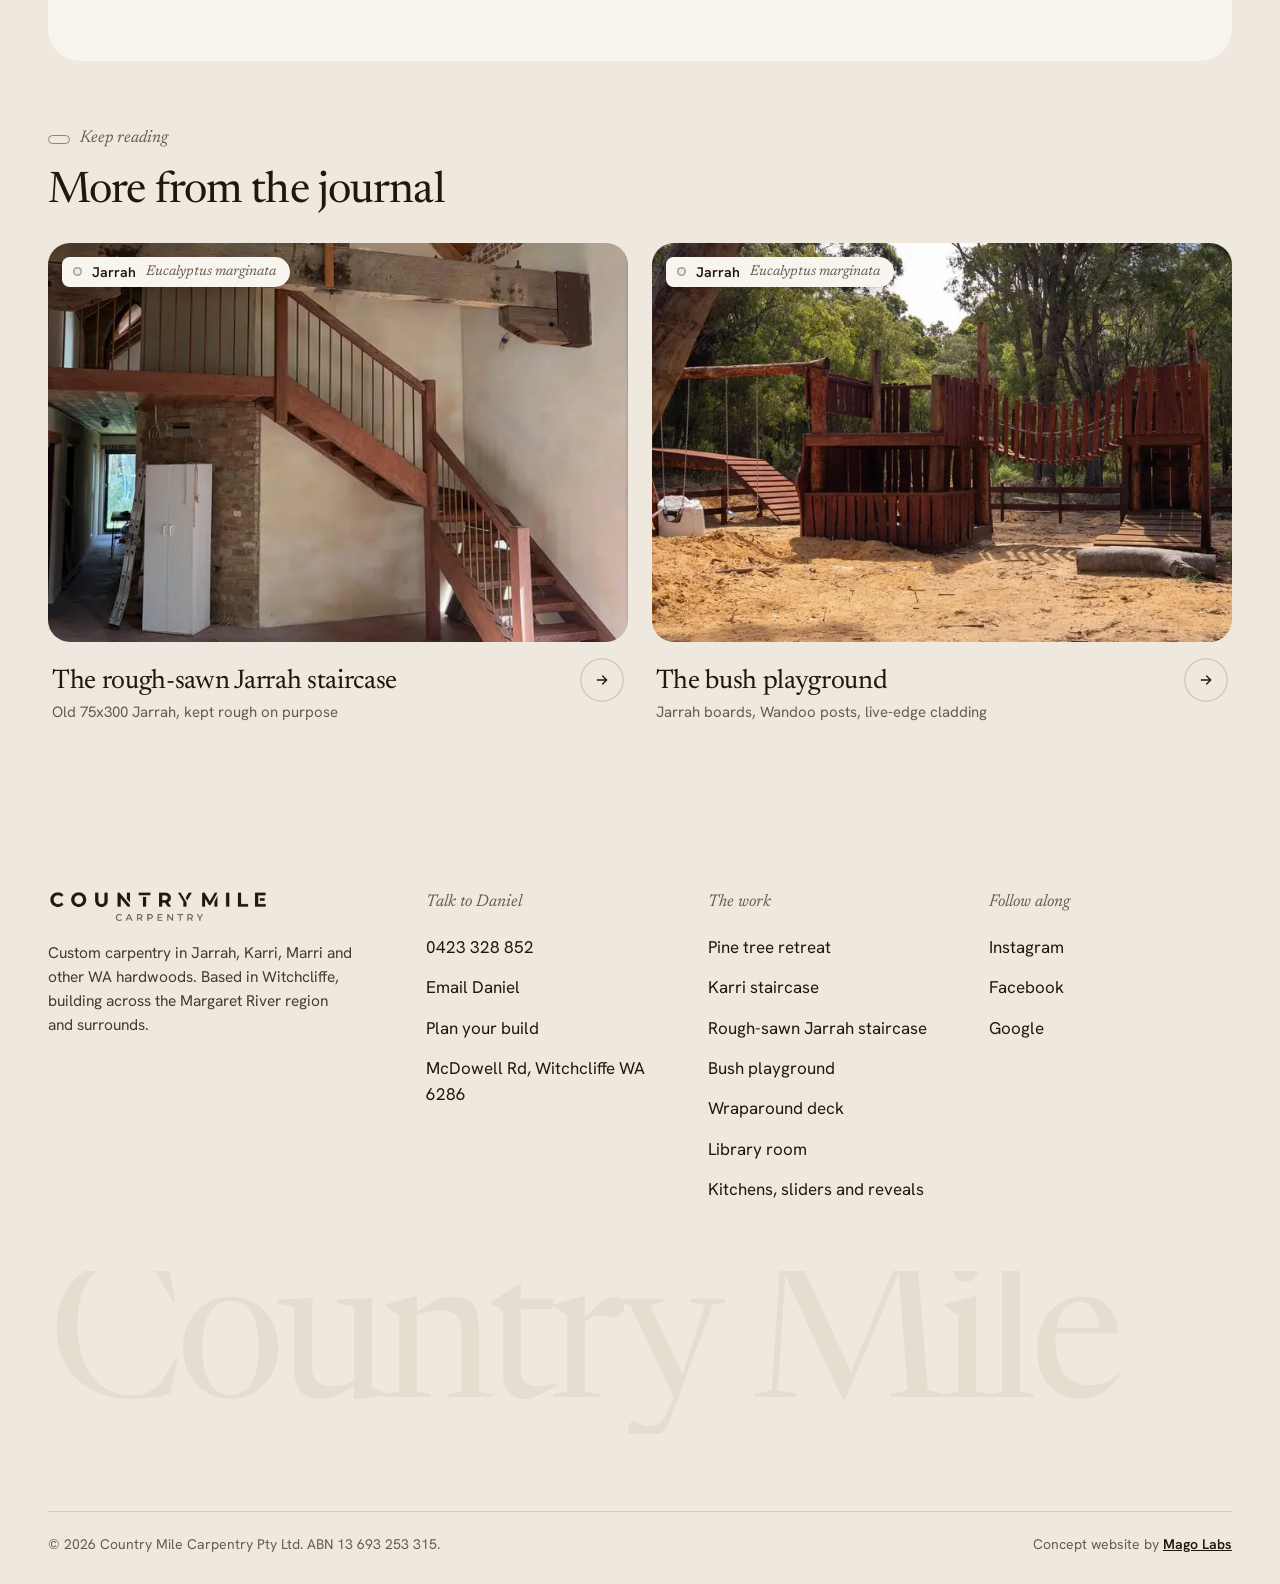
<file: projects/karri-staircase.html>
<!doctype html>
<html lang="en-AU">
<head>
<meta charset="utf-8">
<meta name="viewport" content="width=device-width,initial-scale=1,viewport-fit=cover">
<title>The Karri staircase | Karri staircase suspended off a limestone wall | Country Mile Carpentry</title>
<meta name="description" content="Every tread housed and checked into the next, built in the shed, then suspended off a limestone wall. Custom carpentry by Daniel Weston, Country Mile Carpentry, Witchcliffe WA. Call 0423 328 852.">
<link rel="canonical" href="https://countrymilecarpentry.vercel.app/projects/karri-staircase.html">
<meta name="robots" content="noindex">
<meta property="og:type" content="website">
<meta property="og:title" content="The Karri staircase | Karri staircase suspended off a limestone wall | Country Mile Carpentry">
<meta property="og:description" content="Every tread housed and checked into the next, built in the shed, then suspended off a limestone wall. Custom carpentry by Daniel Weston, Country Mile Carpentry, Witchcliffe WA. Call 0423 328 852.">
<meta property="og:url" content="https://countrymilecarpentry.vercel.app/projects/karri-staircase.html">
<meta property="og:site_name" content="Country Mile Carpentry">
<meta property="og:locale" content="en_AU">
<meta property="og:image" content="https://countrymilecarpentry.vercel.app/img/og-share.jpg">
<meta property="og:image:secure_url" content="https://countrymilecarpentry.vercel.app/img/og-share.jpg">
<meta property="og:image:type" content="image/jpeg">
<meta property="og:image:width" content="1200">
<meta property="og:image:height" content="630">
<meta property="og:image:alt" content="Country Mile Carpentry: Jarrah sauna pavilion under an old pine, Margaret River region">
<meta name="twitter:card" content="summary_large_image">
<meta name="twitter:image" content="https://countrymilecarpentry.vercel.app/img/og-share.jpg">
<meta name="theme-color" content="#EEE8DE">
<link rel="icon" href="../favicon.svg" type="image/svg+xml">
<link rel="preload" href="../fonts/newsreader.woff2" as="font" type="font/woff2" crossorigin>
<link rel="preload" href="../fonts/hanken.woff2" as="font" type="font/woff2" crossorigin>
<link rel="stylesheet" href="../styles.css">
<script>document.documentElement.classList.add('js')</script>
<link rel="preload" as="image" href="../img/karri-hero.webp"><script type="application/ld+json">{"@context": "https://schema.org", "@type": "CreativeWork", "name": "The Karri staircase", "about": "Karri staircase suspended off a limestone wall, Margaret River region", "creator": {"@type": "HomeAndConstructionBusiness", "name": "Country Mile Carpentry", "telephone": "+61423328852"}, "image": "https://countrymilecarpentry.vercel.app/img/karri-hero.webp"}</script><script type="application/ld+json">{"@context": "https://schema.org", "@type": "BreadcrumbList", "itemListElement": [{"@type": "ListItem", "position": 1, "name": "Home", "item": "https://countrymilecarpentry.vercel.app/"}, {"@type": "ListItem", "position": 2, "name": "The Karri staircase", "item": "https://countrymilecarpentry.vercel.app/projects/karri-staircase.html"}]}</script>
</head>
<body>
<a class="sr" href="#main">Skip to content</a>
<div class="demo-bar">Concept website prepared for Country Mile Carpentry by <a href="https://trades.magolabs.in/" target="_blank" rel="noopener">Mago Labs</a>. Not the live site.</div>
<header class="site-head">
 <div class="wrap head-in">
  <a class="brand" href="../index.html" aria-label="Country Mile Carpentry home"><img src="../img/logo-dark.png" width="1436" height="212" alt="Country Mile Carpentry"></a>
  <nav class="nav" id="nav" aria-label="Main">
   <a href="../index.html#work">Work</a>
   <a href="../index.html#timber">Timber</a>
   <a href="../index.html#process">How it works</a>
   <a href="../index.html#about">About Daniel</a>
   <a href="../index.html#faq">FAQ</a>
  </nav>
  <button class="menu-btn" aria-expanded="false" aria-controls="nav">Menu</button>
  <div class="head-cta">
   <a class="tel" href="tel:+61423328852" aria-label="Call Daniel on 0423 328 852"><svg viewBox="0 0 24 24" fill="none" stroke="currentColor" stroke-width="2" stroke-linecap="round" stroke-linejoin="round" aria-hidden="true"><path d="M5 4h4l2 5-2.5 1.5a11 11 0 0 0 5 5L15 13l5 2v4a2 2 0 0 1-2 2A16 16 0 0 1 3 6a2 2 0 0 1 2-2"/></svg><span>0423 328 852</span></a>
   <a class="btn sm" href="../index.html#plan">Plan your build</a>
  </div>
 </div>
</header>
<main id="main">

<div class="wrap">
 <nav class="crumbs" aria-label="Breadcrumb"><a href="../index.html">Home</a> / <a href="../index.html#work">The journal</a> / <span aria-current="page">The Karri staircase</span></nav>
 <section class="p-hero">
  <h1>The Karri staircase</h1>
  <p class="sub">Every tread housed and checked into the next, built in the shed, then suspended off a limestone wall.</p>
  <div class="hero-actions"><a class="btn" href="../index.html?build=stairs#plan">Plan a build like this <svg viewBox="0 0 24 24" fill="none" stroke="currentColor" stroke-width="2" stroke-linecap="round" stroke-linejoin="round" aria-hidden="true"><path d="M5 12h14M13 6l6 6-6 6"/></svg></a><a class="btn ghost" href="tel:+61423328852"><svg viewBox="0 0 24 24" fill="none" stroke="currentColor" stroke-width="2" stroke-linecap="round" stroke-linejoin="round" aria-hidden="true"><path d="M5 4h4l2 5-2.5 1.5a11 11 0 0 0 5 5L15 13l5 2v4a2 2 0 0 1-2 2A16 16 0 0 1 3 6a2 2 0 0 1 2-2"/></svg>Call Daniel</a></div>
  <div class="p-cover"><img src="../img/karri-hero.webp" srcset="../thumbs/karri-hero.webp 760w, ../img/karri-hero.webp 1080w" sizes="100vw" width="1080" height="1440" alt="The Karri staircase, finished" fetchpriority="high"><div class="tags"><span class="tag"><b>Karri</b><span class="latin">Eucalyptus diversicolor</span></span></div></div>
 </section>
 <div class="p-intro">
  <div>
   <blockquote>&ldquo;The Karri stair case is finished and I couldn't be happier with how it's come up! Each piece of timber housed and checked into each other and then suspended off the limestone wall was a challenge but such a rewarding end result!&rdquo;<cite><img src="../img/daniel-shed.webp" srcset="../thumbs/daniel-shed.webp 760w, ../img/daniel-shed.webp 1080w" sizes="40px" width="1080" height="1440" alt="" loading="lazy" decoding="async">Daniel Weston, on Instagram</cite></blockquote>
   <div class="p-copy" style="margin-top:clamp(36px,4vw,56px)"><h2>The story</h2><p>Stairs are where carpentry shows. There's nowhere to hide a gap on a staircase you walk past every day, and this one had to hang off a limestone wall with skylights pouring light straight onto it.</p><p>Daniel marked out and housed every tread by hand, then built the whole staircase in his shed first so every joint was right before it went near the house. Only then did it go to site, get suspended off the stone, and finished with a Karri handrail and steel balusters.</p></div>
  </div>
  <div><dl class="spec"><div><dt>Species</dt><dd><div class="tags" style="margin-top:2px"><span class="tag"><b>Karri</b><span class="latin">Eucalyptus diversicolor</span></span></div></dd></div><div><dt>Timber</dt><dd>Karri stringers, treads and handrail</dd></div><div><dt>Scope</dt><dd>Open-tread staircase with winder, built and dry fitted in the shed, installed on site</dd></div><div><dt>Where</dt><dd>Margaret River region, WA</dd></div></dl></div>
 </div>
 <section class="chapter" aria-labelledby="ch0">
 <div class="chapter-head"><div><div class="label">Part 1 of 3</div><h2 id="ch0" style="font-size:clamp(30px,3.4vw,46px)">Built in the shed</h2></div><p>The stringers marked out, the treads housed, and the whole stair stood up and checked before a single piece went to site.</p></div>
 <div class="gal" data-lb><button data-full="../img/karri-stringer.webp" class="g-t" aria-label="Open photo: Karri stringer marked out for the tread housings"><img src="../img/karri-stringer.webp" srcset="../thumbs/karri-stringer.webp 760w, ../img/karri-stringer.webp 1080w" sizes="(max-width: 900px) 50vw, 33vw" width="1080" height="1440" alt="Karri stringer marked out for the tread housings" loading="lazy" decoding="async"></button><button data-full="../img/karri-dryfit-d.webp" class="g-t" aria-label="Open photo: Karri staircase dry fitted in the workshop"><img src="../img/karri-dryfit-d.webp" srcset="../thumbs/karri-dryfit-d.webp 760w, ../img/karri-dryfit-d.webp 1080w" sizes="(max-width: 900px) 50vw, 33vw" width="1080" height="1440" alt="Karri staircase dry fitted in the workshop" loading="lazy" decoding="async"></button><button data-full="../img/karri-dryfit-a.webp" class="g-t" aria-label="Open photo: The Karri stair standing in the shed during the dry fit"><img src="../img/karri-dryfit-a.webp" srcset="../thumbs/karri-dryfit-a.webp 760w, ../img/karri-dryfit-a.webp 1080w" sizes="(max-width: 900px) 50vw, 33vw" width="1080" height="1440" alt="The Karri stair standing in the shed during the dry fit" loading="lazy" decoding="async"></button><button data-full="../img/karri-dryfit-b.webp" class="g-s" aria-label="Open photo: Karri treads housed into the stringer"><img src="../img/karri-dryfit-b.webp" srcset="../thumbs/karri-dryfit-b.webp 760w, ../img/karri-dryfit-b.webp 1080w" sizes="(max-width: 900px) 50vw, 33vw" width="1080" height="1440" alt="Karri treads housed into the stringer" loading="lazy" decoding="async"></button><button data-full="../img/karri-dryfit-c.webp" class="g-s" aria-label="Open photo: Karri winder treads in the shed"><img src="../img/karri-dryfit-c.webp" srcset="../thumbs/karri-dryfit-c.webp 760w, ../img/karri-dryfit-c.webp 1080w" sizes="(max-width: 900px) 50vw, 33vw" width="1080" height="1440" alt="Karri winder treads in the shed" loading="lazy" decoding="async"></button><button data-full="../img/daniel-shed.webp" class="g-s" aria-label="Open photo: Daniel working a long timber in the shed"><img src="../img/daniel-shed.webp" srcset="../thumbs/daniel-shed.webp 760w, ../img/daniel-shed.webp 1080w" sizes="(max-width: 900px) 50vw, 33vw" width="1080" height="1440" alt="Daniel working a long timber in the shed" loading="lazy" decoding="async"></button></div>
</section><section class="chapter" aria-labelledby="ch1">
 <div class="chapter-head"><div><div class="label">Part 2 of 3</div><h2 id="ch1" style="font-size:clamp(30px,3.4vw,46px)">Installed on the limestone wall</h2></div><p>Treads fixed into the stone, then the stringer, handrail and balusters brought it all together.</p></div>
 <div class="gal" data-lb><button data-full="../img/karri-install-daniel.webp" class="g-t" aria-label="Open photo: Daniel fixing a Karri tread during the install"><img src="../img/karri-install-daniel.webp" srcset="../thumbs/karri-install-daniel.webp 760w, ../img/karri-install-daniel.webp 1080w" sizes="(max-width: 900px) 50vw, 33vw" width="1080" height="1440" alt="Daniel fixing a Karri tread during the install" loading="lazy" decoding="async"></button><button data-full="../img/karri-install-b.webp" class="g-t" aria-label="Open photo: Karri treads fixed into the limestone wall during the install"><img src="../img/karri-install-b.webp" srcset="../thumbs/karri-install-b.webp 760w, ../img/karri-install-b.webp 1080w" sizes="(max-width: 900px) 50vw, 33vw" width="1080" height="1440" alt="Karri treads fixed into the limestone wall during the install" loading="lazy" decoding="async"></button><button data-full="../img/karri-install-a.webp" class="g-t" aria-label="Open photo: Karri treads stepping up the limestone wall"><img src="../img/karri-install-a.webp" srcset="../thumbs/karri-install-a.webp 760w, ../img/karri-install-a.webp 1080w" sizes="(max-width: 900px) 50vw, 33vw" width="1080" height="1440" alt="Karri treads stepping up the limestone wall" loading="lazy" decoding="async"></button></div>
</section><section class="chapter" aria-labelledby="ch2">
 <div class="chapter-head"><div><div class="label">Part 3 of 3</div><h2 id="ch2" style="font-size:clamp(30px,3.4vw,46px)">The finished stair</h2></div><span></span></div>
 <div class="gal" data-lb><button data-full="../img/karri-hero.webp" class="g-w" aria-label="Open photo: Finished Karri staircase under skylights beside a limestone wall"><img src="../img/karri-hero.webp" srcset="../thumbs/karri-hero.webp 760w, ../img/karri-hero.webp 1080w" sizes="(max-width: 900px) 50vw, 33vw" width="1080" height="1440" alt="Finished Karri staircase under skylights beside a limestone wall" loading="lazy" decoding="async"></button><button data-full="../img/karri-a.webp" class="g-t" aria-label="Open photo: Karri stair turning up past a brick pillar"><img src="../img/karri-a.webp" srcset="../thumbs/karri-a.webp 760w, ../img/karri-a.webp 1080w" sizes="(max-width: 900px) 50vw, 33vw" width="1080" height="1440" alt="Karri stair turning up past a brick pillar" loading="lazy" decoding="async"></button><button data-full="../img/karri-b.webp" class="g-h" aria-label="Open photo: Looking up the finished Karri staircase"><img src="../img/karri-b.webp" srcset="../thumbs/karri-b.webp 760w, ../img/karri-b.webp 1080w" sizes="(max-width: 900px) 50vw, 33vw" width="1080" height="1440" alt="Looking up the finished Karri staircase" loading="lazy" decoding="async"></button><button data-full="../img/karri-c.webp" class="g-h" aria-label="Open photo: Karri handrail and steel balusters"><img src="../img/karri-c.webp" srcset="../thumbs/karri-c.webp 760w, ../img/karri-c.webp 1080w" sizes="(max-width: 900px) 50vw, 33vw" width="1080" height="1440" alt="Karri handrail and steel balusters" loading="lazy" decoding="async"></button><button data-full="../img/karri-d.webp" class="g-h" aria-label="Open photo: Top of the Karri stair with landing balustrade"><img src="../img/karri-d.webp" srcset="../thumbs/karri-d.webp 760w, ../img/karri-d.webp 1080w" sizes="(max-width: 900px) 50vw, 33vw" width="1080" height="1440" alt="Top of the Karri stair with landing balustrade" loading="lazy" decoding="async"></button><button data-full="../img/karri-e.webp" class="g-h" aria-label="Open photo: Karri winder treads from above"><img src="../img/karri-e.webp" srcset="../thumbs/karri-e.webp 760w, ../img/karri-e.webp 1080w" sizes="(max-width: 900px) 50vw, 33vw" width="1080" height="1440" alt="Karri winder treads from above" loading="lazy" decoding="async"></button></div>
</section>
 <section class="chapter">
  <div class="p-cta" data-rv>
   <div><div class="label">Your turn</div><h2>Want something like this at your place?</h2><p class="lede" style="margin-top:14px">Tell Daniel what you're picturing. It takes a minute, and he'll call you back to talk it through.</p></div>
   <div class="acts"><a class="btn" href="../index.html?build=stairs#plan">Plan your build</a><a class="btn ghost" href="tel:+61423328852"><svg viewBox="0 0 24 24" fill="none" stroke="currentColor" stroke-width="2" stroke-linecap="round" stroke-linejoin="round" aria-hidden="true"><path d="M5 4h4l2 5-2.5 1.5a11 11 0 0 0 5 5L15 13l5 2v4a2 2 0 0 1-2 2A16 16 0 0 1 3 6a2 2 0 0 1 2-2"/></svg>0423 328 852</a></div>
  </div>
 </section>
 <section class="chapter" aria-labelledby="more-h" style="padding-top:0">
  <div class="label">Keep reading</div><h2 id="more-h" style="font-size:clamp(30px,3.4vw,46px);margin-bottom:28px">More from the journal</h2>
  <div class="next"><a class="story " href="../projects/rough-sawn-jarrah-staircase.html" data-rv>
 <div class="ph"><span class="tag"><b>Jarrah</b><span class="latin">Eucalyptus marginata</span></span><img src="../img/jarrah-stair-hall.webp" srcset="../thumbs/jarrah-stair-hall.webp 760w, ../img/jarrah-stair-hall.webp 1080w" sizes="(max-width: 900px) 100vw, 50vw" width="1080" height="1241" alt="The rough-sawn Jarrah staircase" loading="lazy" decoding="async"></div>
 <div class="meta"><div><h3>The rough-sawn Jarrah staircase</h3><p>Old 75x300 Jarrah, kept rough on purpose</p></div><span class="go" aria-hidden="true"><svg viewBox="0 0 24 24" fill="none" stroke="currentColor" stroke-width="2" stroke-linecap="round" stroke-linejoin="round" aria-hidden="true"><path d="M5 12h14M13 6l6 6-6 6"/></svg></span></div>
</a><a class="story " href="../projects/bush-playground.html" data-rv>
 <div class="ph"><span class="tag"><b>Jarrah</b><span class="latin">Eucalyptus marginata</span></span><img src="../img/play-wide.webp" srcset="../thumbs/play-wide.webp 760w, ../img/play-wide.webp 1440w" sizes="(max-width: 900px) 100vw, 50vw" width="1440" height="961" alt="The bush playground" loading="lazy" decoding="async"></div>
 <div class="meta"><div><h3>The bush playground</h3><p>Jarrah boards, Wandoo posts, live-edge cladding</p></div><span class="go" aria-hidden="true"><svg viewBox="0 0 24 24" fill="none" stroke="currentColor" stroke-width="2" stroke-linecap="round" stroke-linejoin="round" aria-hidden="true"><path d="M5 12h14M13 6l6 6-6 6"/></svg></span></div>
</a></div>
 </section>
</div>
</main>
<footer class="foot">
 <div class="wrap">
  <div class="foot-grid">
   <div>
    <img class="logo" src="../img/logo-dark.png" width="1436" height="212" alt="Country Mile Carpentry" loading="lazy">
    <p>Custom carpentry in Jarrah, Karri, Marri and other WA hardwoods. Based in Witchcliffe, building across the Margaret River region and surrounds.</p>
   </div>
   <div><h4>Talk to Daniel</h4><ul>
    <li><a href="tel:+61423328852">0423 328 852</a></li>
    <li><a href="mailto:Countrymilecarpentry@hotmail.com">Email Daniel</a></li>
    <li><a href="../index.html#plan">Plan your build</a></li>
    <li><a href="https://www.google.com/maps/search/?api=1&query=Country+Mile+Carpentry+Witchcliffe+WA" target="_blank" rel="noopener">McDowell Rd, Witchcliffe WA 6286</a></li>
   </ul></div>
   <div><h4>The work</h4><ul><li><a href="../projects/pine-tree-retreat.html">Pine tree retreat</a></li><li><a href="../projects/karri-staircase.html">Karri staircase</a></li><li><a href="../projects/rough-sawn-jarrah-staircase.html">Rough-sawn Jarrah staircase</a></li><li><a href="../projects/bush-playground.html">Bush playground</a></li><li><a href="../projects/wraparound-deck.html">Wraparound deck</a></li><li><a href="../projects/library-room.html">Library room</a></li><li><a href="../projects/kitchens-sliders-reveals.html">Kitchens, sliders and reveals</a></li></ul></div>
   <div><h4>Follow along</h4><ul>
    <li><a href="https://www.instagram.com/countrymilecarpentry/" target="_blank" rel="noopener">Instagram</a></li>
    <li><a href="https://www.facebook.com/profile.php?id=61584811137243" target="_blank" rel="noopener">Facebook</a></li>
    <li><a href="https://www.google.com/maps/search/?api=1&query=Country+Mile+Carpentry+Witchcliffe+WA" target="_blank" rel="noopener">Google</a></li>
   </ul></div>
  </div>
  <div class="giant" aria-hidden="true">Country Mile</div>
  <div class="foot-base">
   <span>&copy; 2026 Country Mile Carpentry Pty Ltd. ABN 13 693 253 315.</span>
   <span>Concept website by <a href="https://trades.magolabs.in/" target="_blank" rel="noopener">Mago Labs</a></span>
  </div>
 </div>
</footer>
<div class="dock" aria-label="Quick contact">
 <a href="tel:+61423328852"><svg viewBox="0 0 24 24" fill="none" stroke="currentColor" stroke-width="2" stroke-linecap="round" stroke-linejoin="round" aria-hidden="true"><path d="M5 4h4l2 5-2.5 1.5a11 11 0 0 0 5 5L15 13l5 2v4a2 2 0 0 1-2 2A16 16 0 0 1 3 6a2 2 0 0 1 2-2"/></svg>Call Daniel</a>
 <a href="../index.html#plan">Plan your build</a>
</div>
<script src="../site.js" defer></script>
</body>
</html>
</file>
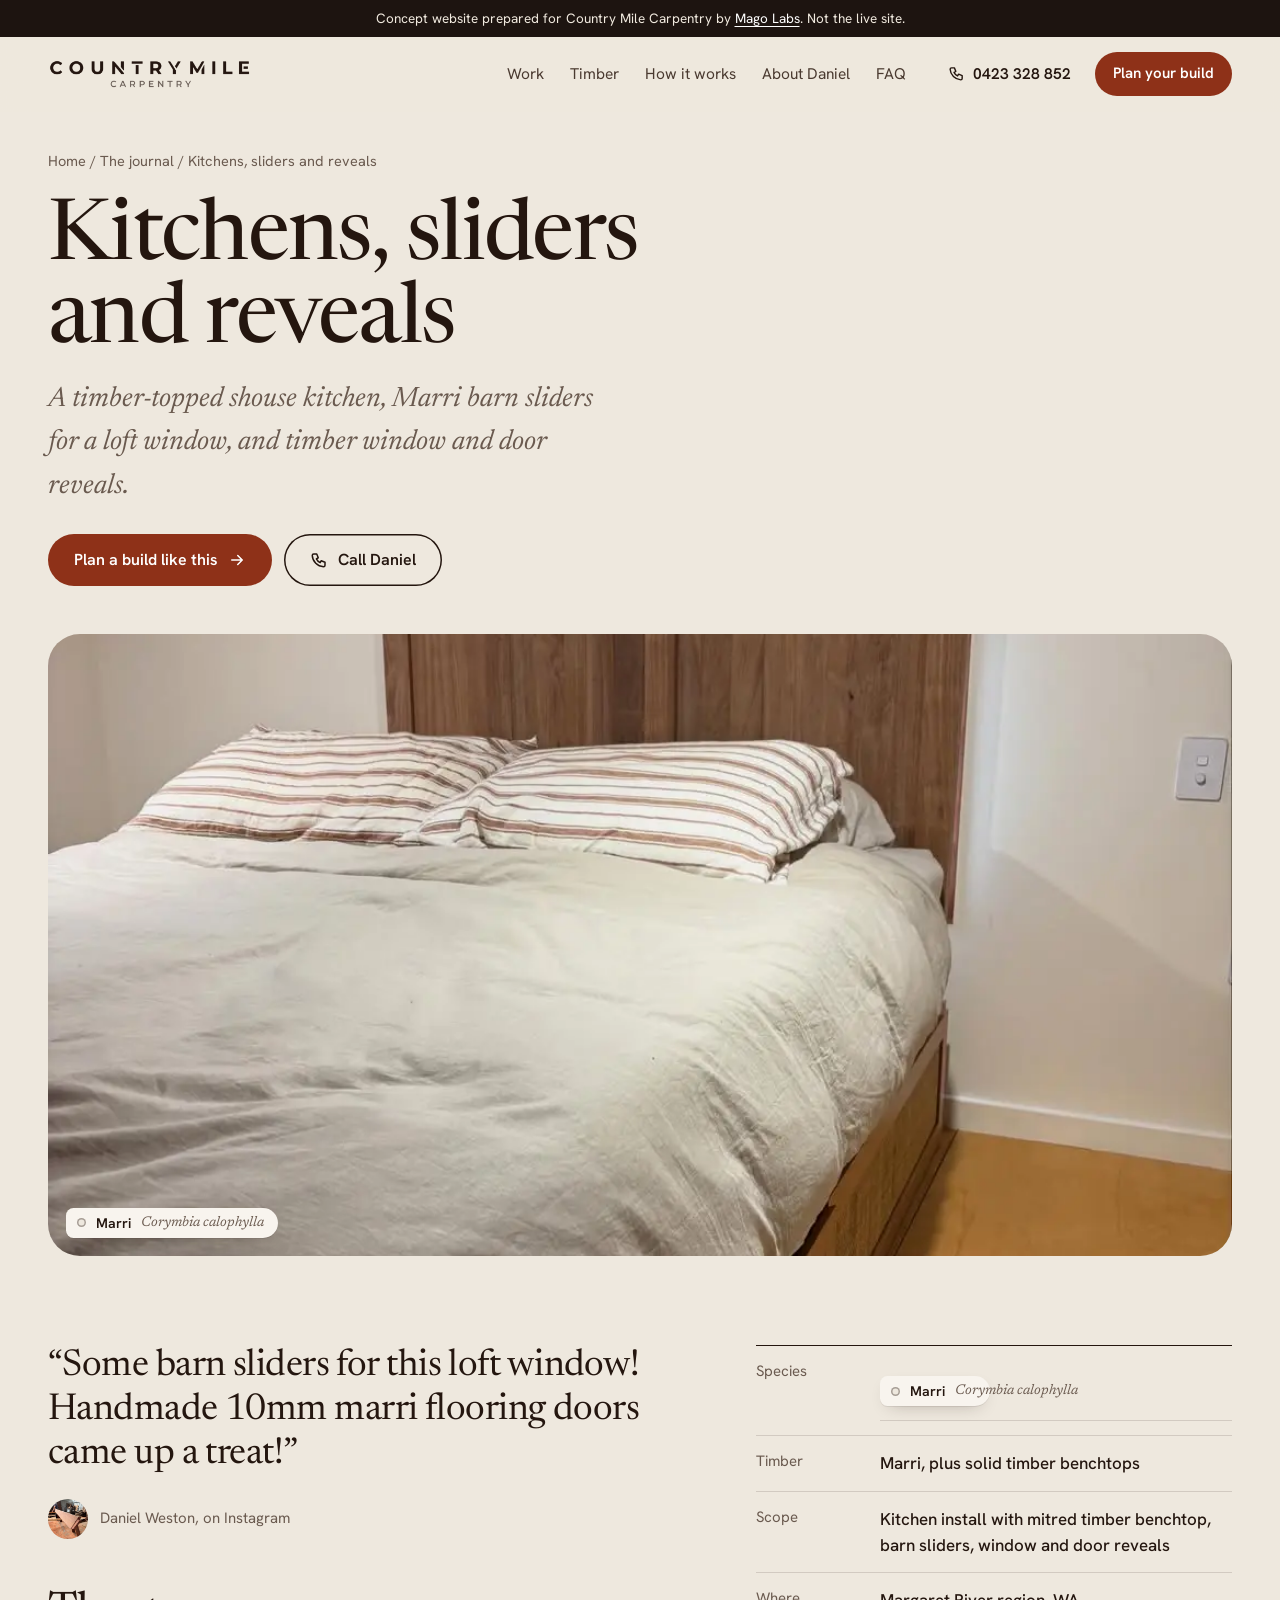
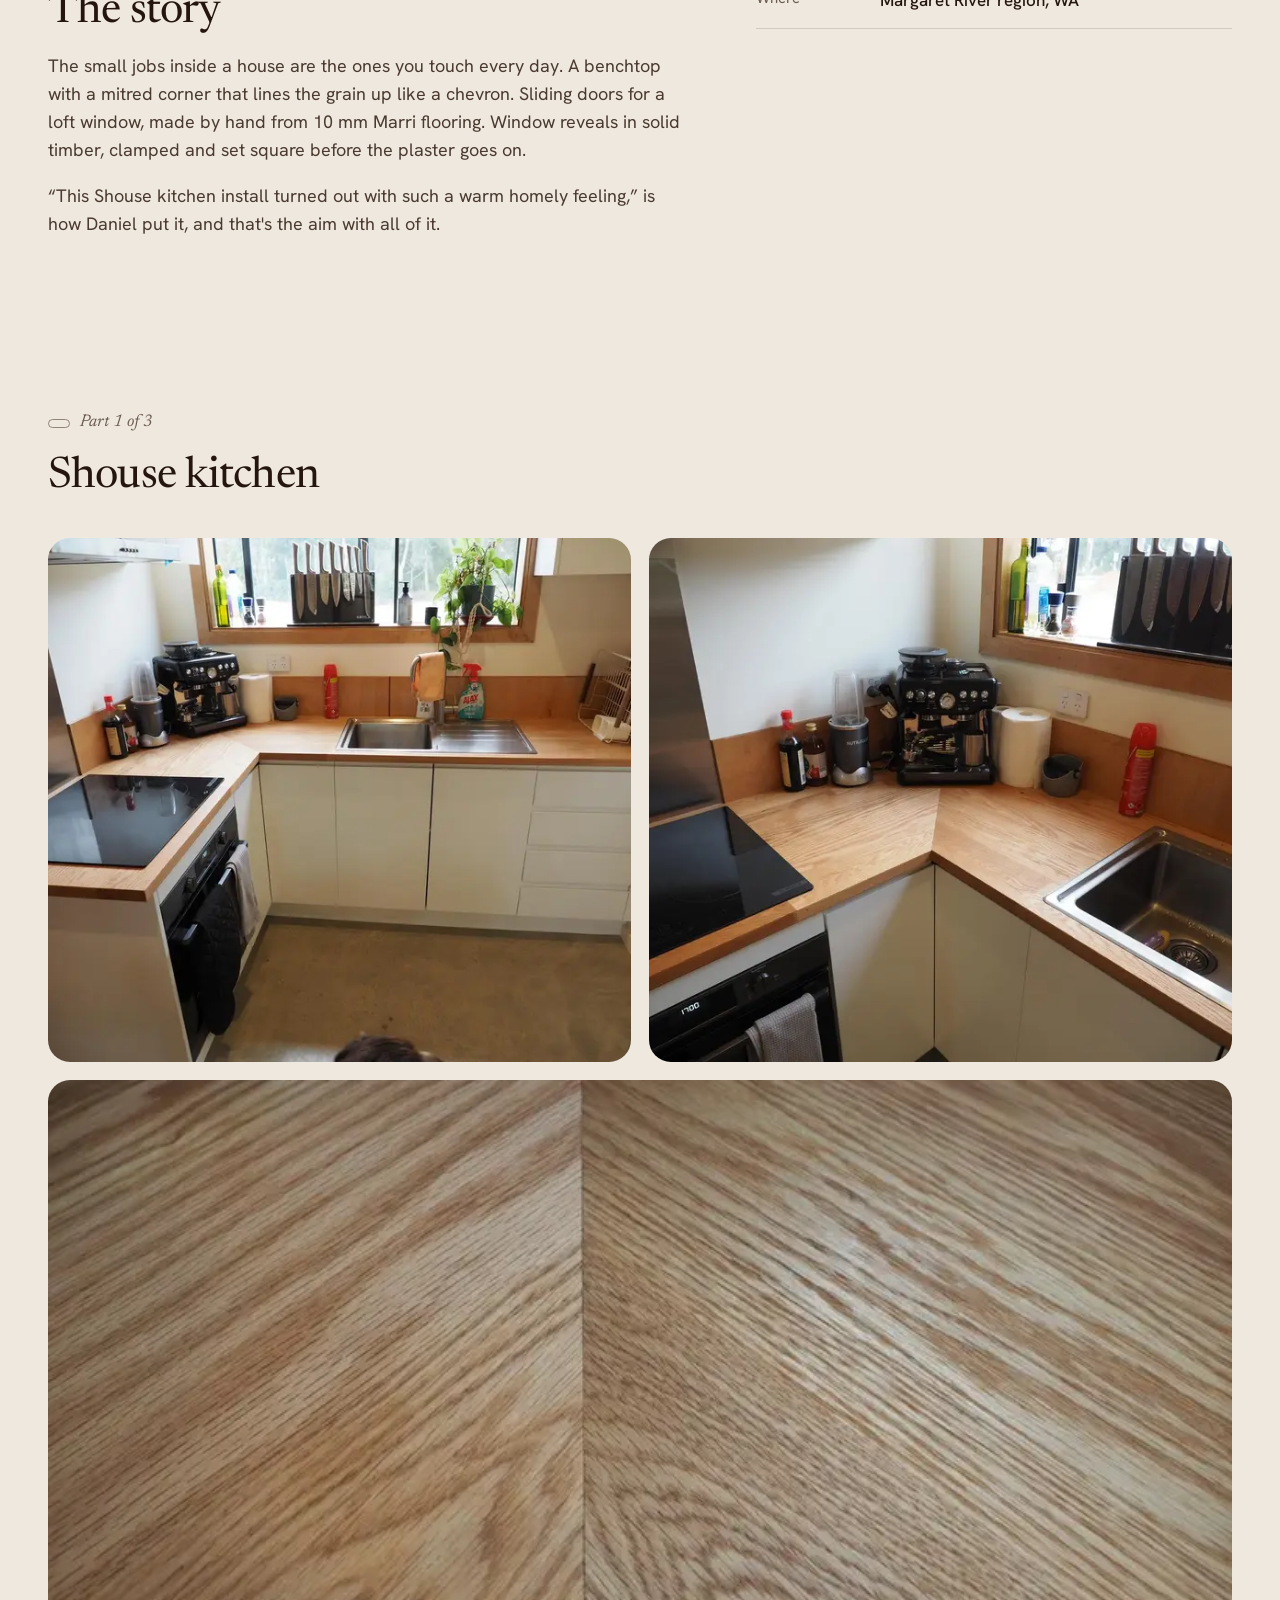
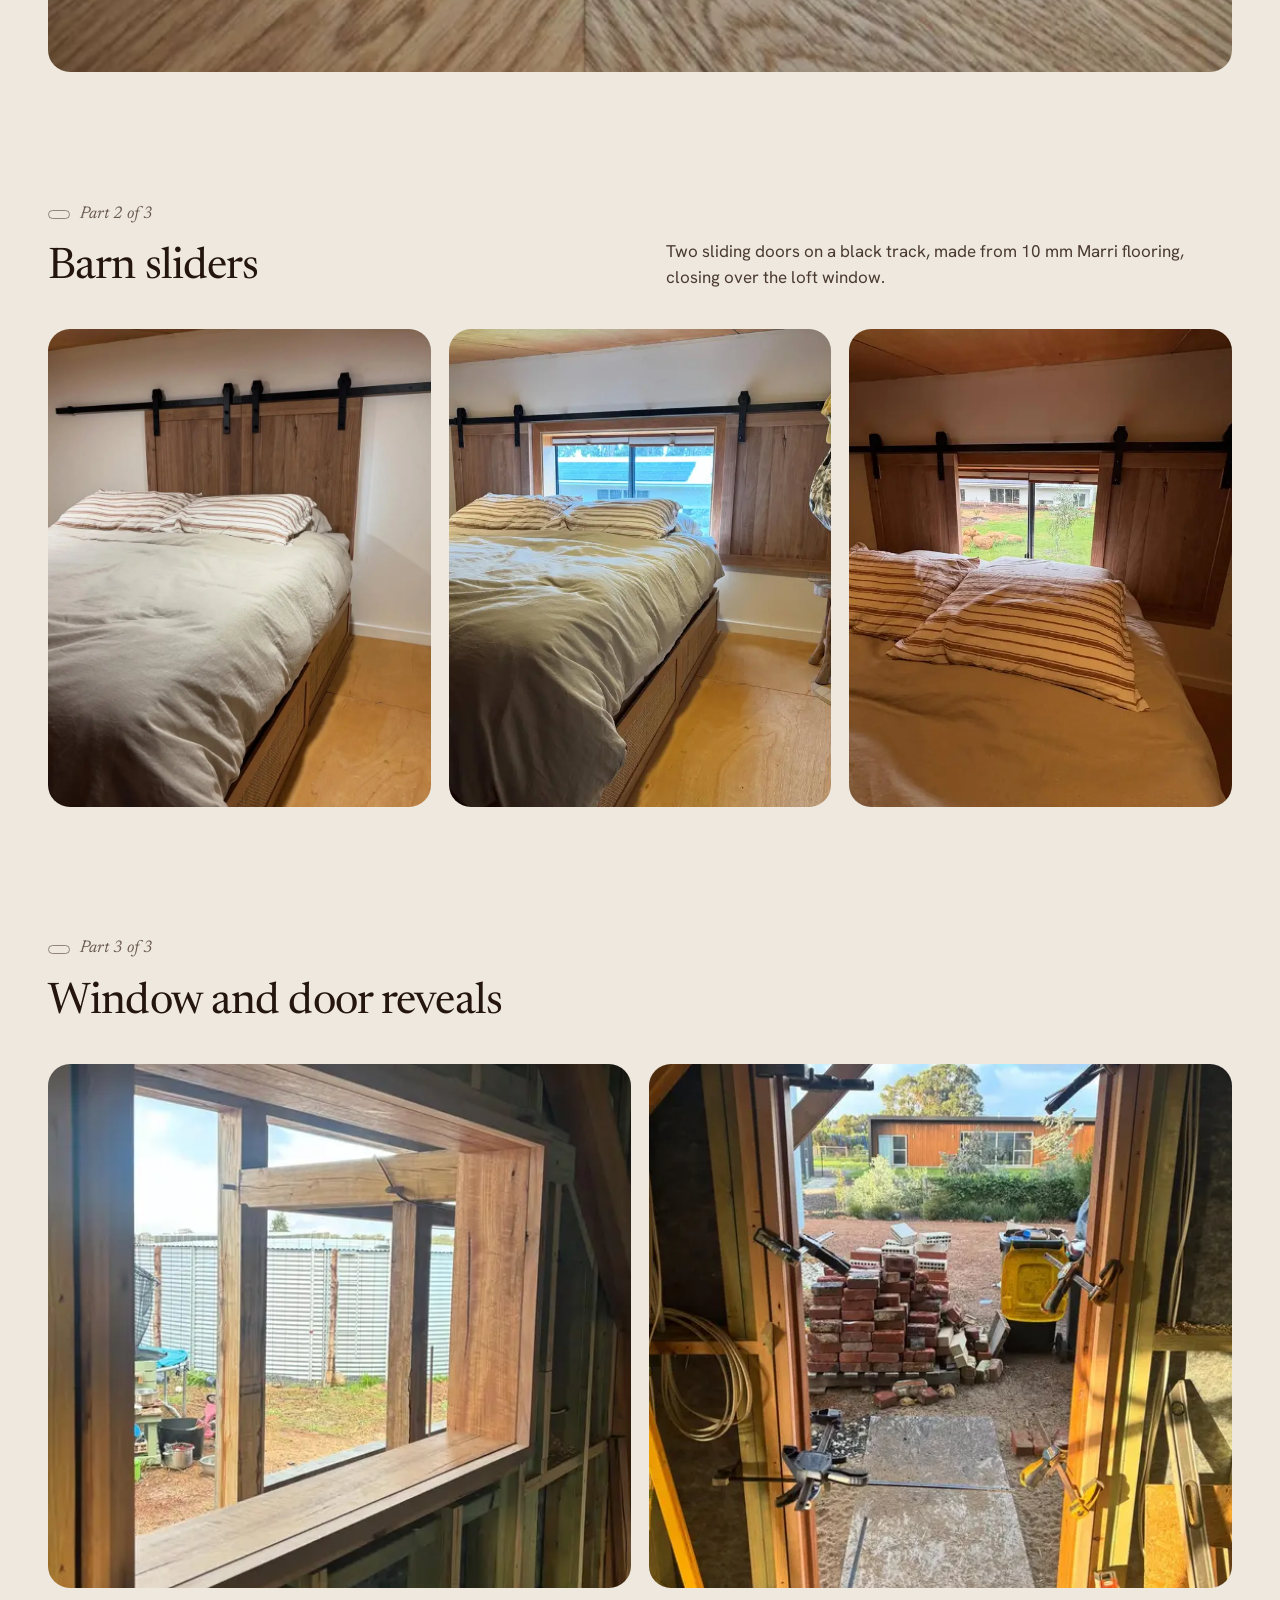
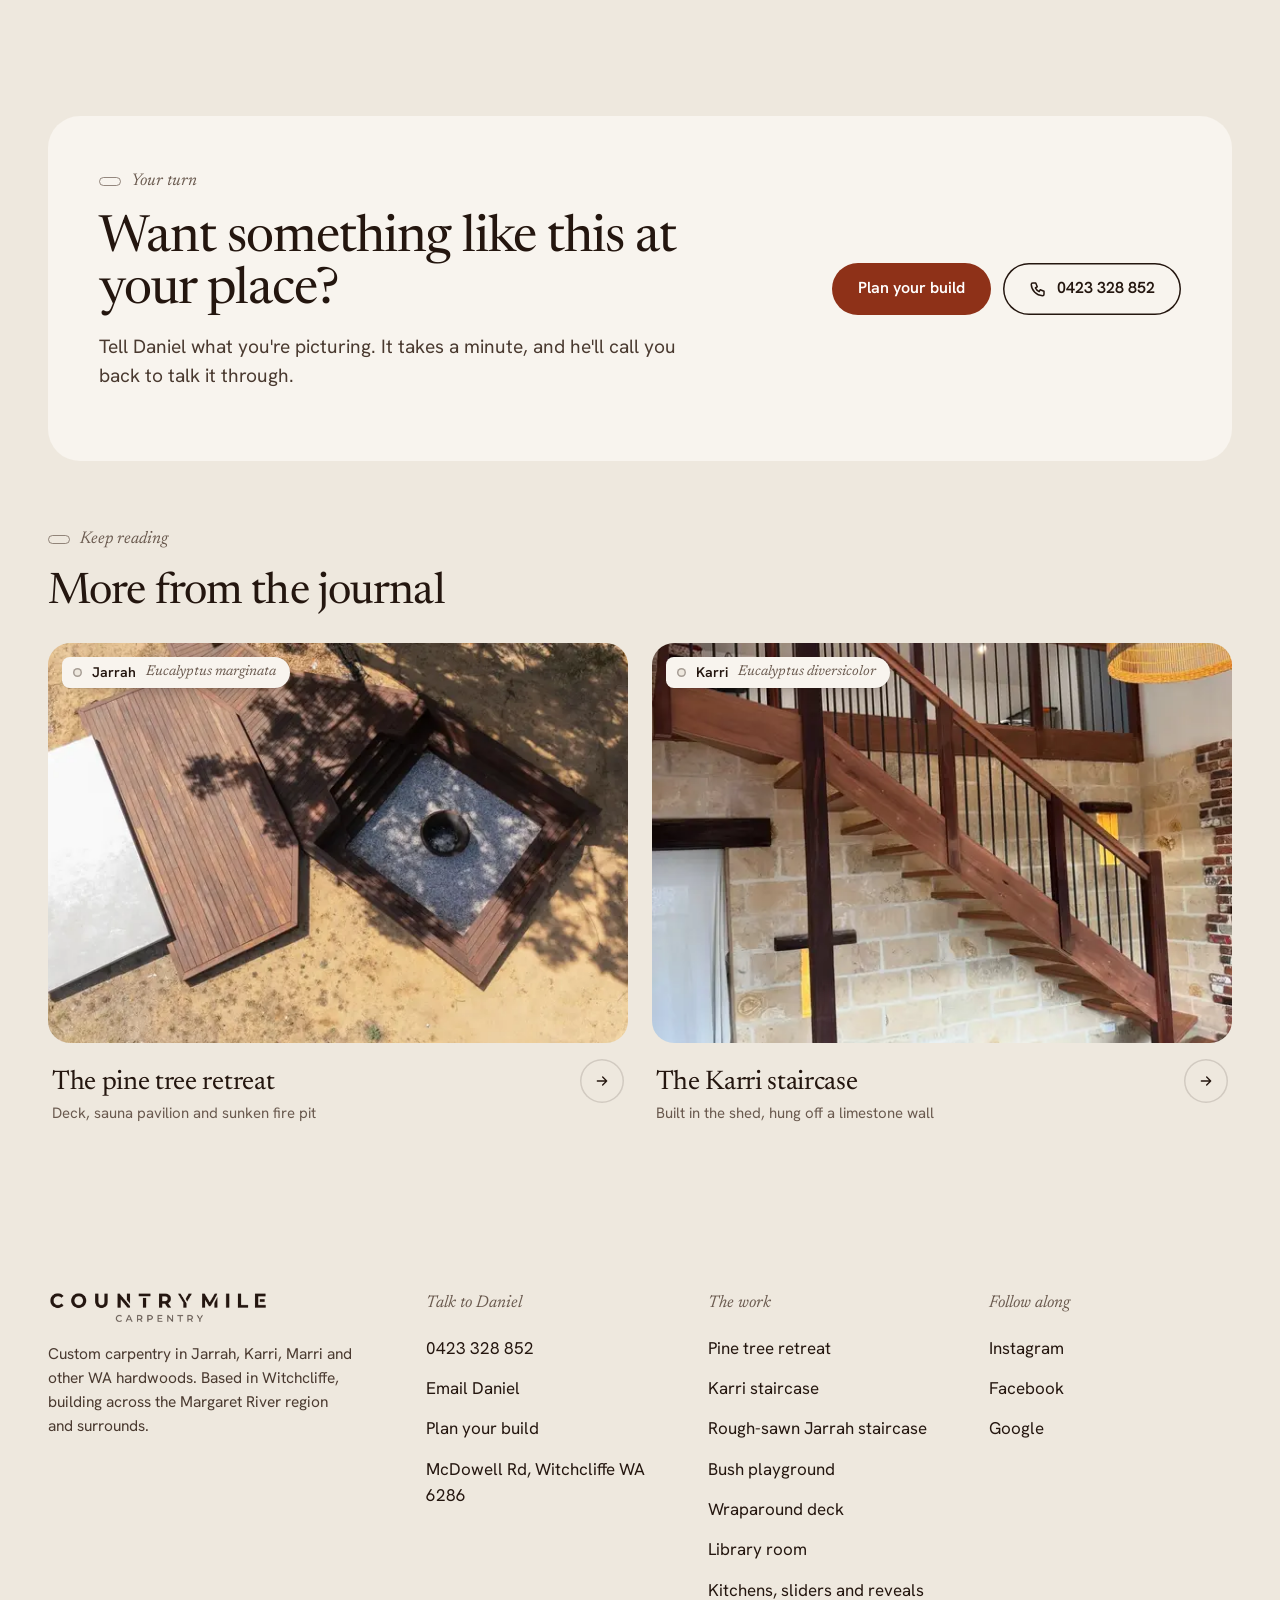
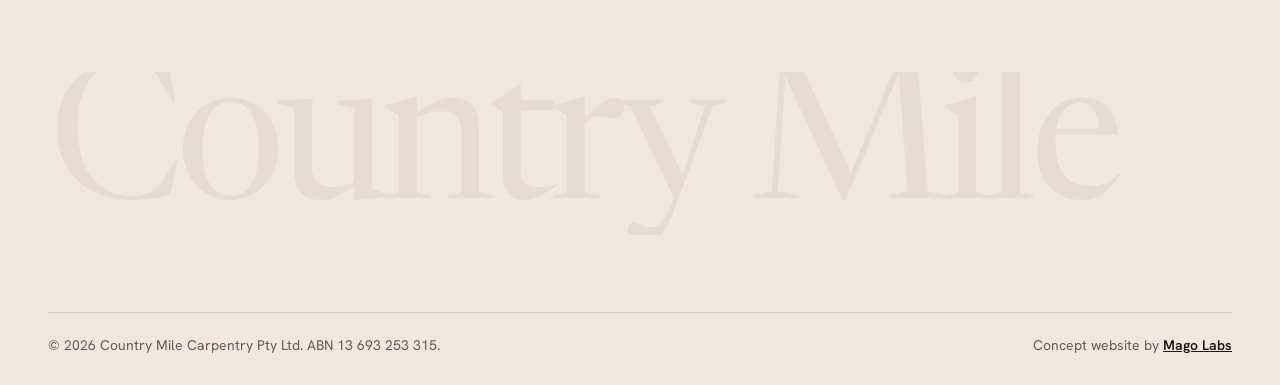
<file: projects/kitchens-sliders-reveals.html>
<!doctype html>
<html lang="en-AU">
<head>
<meta charset="utf-8">
<meta name="viewport" content="width=device-width,initial-scale=1,viewport-fit=cover">
<title>Kitchens, sliders and reveals | Timber kitchen benchtops | Country Mile Carpentry</title>
<meta name="description" content="A timber-topped shouse kitchen, Marri barn sliders for a loft window, and timber window and door reveals. Custom carpentry by Daniel Weston, Country Mile Carpentry, Witchcliffe WA. Call 0423 328 852.">
<link rel="canonical" href="https://countrymilecarpentry.vercel.app/projects/kitchens-sliders-reveals.html">
<meta name="robots" content="noindex">
<meta property="og:type" content="website">
<meta property="og:title" content="Kitchens, sliders and reveals | Timber kitchen benchtops | Country Mile Carpentry">
<meta property="og:description" content="A timber-topped shouse kitchen, Marri barn sliders for a loft window, and timber window and door reveals. Custom carpentry by Daniel Weston, Country Mile Carpentry, Witchcliffe WA. Call 0423 328 852.">
<meta property="og:url" content="https://countrymilecarpentry.vercel.app/projects/kitchens-sliders-reveals.html">
<meta property="og:site_name" content="Country Mile Carpentry">
<meta property="og:locale" content="en_AU">
<meta property="og:image" content="https://countrymilecarpentry.vercel.app/img/og-share.jpg">
<meta property="og:image:secure_url" content="https://countrymilecarpentry.vercel.app/img/og-share.jpg">
<meta property="og:image:type" content="image/jpeg">
<meta property="og:image:width" content="1200">
<meta property="og:image:height" content="630">
<meta property="og:image:alt" content="Country Mile Carpentry: Jarrah sauna pavilion under an old pine, Margaret River region">
<meta name="twitter:card" content="summary_large_image">
<meta name="twitter:image" content="https://countrymilecarpentry.vercel.app/img/og-share.jpg">
<meta name="theme-color" content="#EEE8DE">
<link rel="icon" href="../favicon.svg" type="image/svg+xml">
<link rel="preload" href="../fonts/newsreader.woff2" as="font" type="font/woff2" crossorigin>
<link rel="preload" href="../fonts/hanken.woff2" as="font" type="font/woff2" crossorigin>
<link rel="stylesheet" href="../styles.css">
<script>document.documentElement.classList.add('js')</script>
<link rel="preload" as="image" href="../img/slider-c.webp"><script type="application/ld+json">{"@context": "https://schema.org", "@type": "CreativeWork", "name": "Kitchens, sliders and reveals", "about": "Timber kitchen benchtops, barn sliders and window reveals, Margaret River region", "creator": {"@type": "HomeAndConstructionBusiness", "name": "Country Mile Carpentry", "telephone": "+61423328852"}, "image": "https://countrymilecarpentry.vercel.app/img/slider-c.webp"}</script><script type="application/ld+json">{"@context": "https://schema.org", "@type": "BreadcrumbList", "itemListElement": [{"@type": "ListItem", "position": 1, "name": "Home", "item": "https://countrymilecarpentry.vercel.app/"}, {"@type": "ListItem", "position": 2, "name": "Kitchens, sliders and reveals", "item": "https://countrymilecarpentry.vercel.app/projects/kitchens-sliders-reveals.html"}]}</script>
</head>
<body>
<a class="sr" href="#main">Skip to content</a>
<div class="demo-bar">Concept website prepared for Country Mile Carpentry by <a href="https://trades.magolabs.in/" target="_blank" rel="noopener">Mago Labs</a>. Not the live site.</div>
<header class="site-head">
 <div class="wrap head-in">
  <a class="brand" href="../index.html" aria-label="Country Mile Carpentry home"><img src="../img/logo-dark.png" width="1436" height="212" alt="Country Mile Carpentry"></a>
  <nav class="nav" id="nav" aria-label="Main">
   <a href="../index.html#work">Work</a>
   <a href="../index.html#timber">Timber</a>
   <a href="../index.html#process">How it works</a>
   <a href="../index.html#about">About Daniel</a>
   <a href="../index.html#faq">FAQ</a>
  </nav>
  <button class="menu-btn" aria-expanded="false" aria-controls="nav">Menu</button>
  <div class="head-cta">
   <a class="tel" href="tel:+61423328852" aria-label="Call Daniel on 0423 328 852"><svg viewBox="0 0 24 24" fill="none" stroke="currentColor" stroke-width="2" stroke-linecap="round" stroke-linejoin="round" aria-hidden="true"><path d="M5 4h4l2 5-2.5 1.5a11 11 0 0 0 5 5L15 13l5 2v4a2 2 0 0 1-2 2A16 16 0 0 1 3 6a2 2 0 0 1 2-2"/></svg><span>0423 328 852</span></a>
   <a class="btn sm" href="../index.html#plan">Plan your build</a>
  </div>
 </div>
</header>
<main id="main">

<div class="wrap">
 <nav class="crumbs" aria-label="Breadcrumb"><a href="../index.html">Home</a> / <a href="../index.html#work">The journal</a> / <span aria-current="page">Kitchens, sliders and reveals</span></nav>
 <section class="p-hero">
  <h1>Kitchens, sliders and reveals</h1>
  <p class="sub">A timber-topped shouse kitchen, Marri barn sliders for a loft window, and timber window and door reveals.</p>
  <div class="hero-actions"><a class="btn" href="../index.html?build=joinery#plan">Plan a build like this <svg viewBox="0 0 24 24" fill="none" stroke="currentColor" stroke-width="2" stroke-linecap="round" stroke-linejoin="round" aria-hidden="true"><path d="M5 12h14M13 6l6 6-6 6"/></svg></a><a class="btn ghost" href="tel:+61423328852"><svg viewBox="0 0 24 24" fill="none" stroke="currentColor" stroke-width="2" stroke-linecap="round" stroke-linejoin="round" aria-hidden="true"><path d="M5 4h4l2 5-2.5 1.5a11 11 0 0 0 5 5L15 13l5 2v4a2 2 0 0 1-2 2A16 16 0 0 1 3 6a2 2 0 0 1 2-2"/></svg>Call Daniel</a></div>
  <div class="p-cover"><img src="../img/slider-c.webp" srcset="../thumbs/slider-c.webp 760w, ../img/slider-c.webp 1080w" sizes="100vw" width="1080" height="1206" alt="Kitchens, sliders and reveals, finished" fetchpriority="high"><div class="tags"><span class="tag"><b>Marri</b><span class="latin">Corymbia calophylla</span></span></div></div>
 </section>
 <div class="p-intro">
  <div>
   <blockquote>&ldquo;Some barn sliders for this loft window! Handmade 10mm marri flooring doors came up a treat!&rdquo;<cite><img src="../img/daniel-shed.webp" srcset="../thumbs/daniel-shed.webp 760w, ../img/daniel-shed.webp 1080w" sizes="40px" width="1080" height="1440" alt="" loading="lazy" decoding="async">Daniel Weston, on Instagram</cite></blockquote>
   <div class="p-copy" style="margin-top:clamp(36px,4vw,56px)"><h2>The story</h2><p>The small jobs inside a house are the ones you touch every day. A benchtop with a mitred corner that lines the grain up like a chevron. Sliding doors for a loft window, made by hand from 10 mm Marri flooring. Window reveals in solid timber, clamped and set square before the plaster goes on.</p><p>“This Shouse kitchen install turned out with such a warm homely feeling,” is how Daniel put it, and that's the aim with all of it.</p></div>
  </div>
  <div><dl class="spec"><div><dt>Species</dt><dd><div class="tags" style="margin-top:2px"><span class="tag"><b>Marri</b><span class="latin">Corymbia calophylla</span></span></div></dd></div><div><dt>Timber</dt><dd>Marri, plus solid timber benchtops</dd></div><div><dt>Scope</dt><dd>Kitchen install with mitred timber benchtop, barn sliders, window and door reveals</dd></div><div><dt>Where</dt><dd>Margaret River region, WA</dd></div></dl></div>
 </div>
 <section class="chapter" aria-labelledby="ch0">
 <div class="chapter-head"><div><div class="label">Part 1 of 3</div><h2 id="ch0" style="font-size:clamp(30px,3.4vw,46px)">Shouse kitchen</h2></div><span></span></div>
 <div class="gal" data-lb><button data-full="../img/kitchen.webp" class="g-h" aria-label="Open photo: Shouse kitchen with an L-shaped timber benchtop"><img src="../img/kitchen.webp" srcset="../thumbs/kitchen.webp 760w, ../img/kitchen.webp 1440w" sizes="(max-width: 900px) 50vw, 33vw" width="1440" height="1080" alt="Shouse kitchen with an L-shaped timber benchtop" loading="lazy" decoding="async"></button><button data-full="../img/kitchen-corner.webp" class="g-h" aria-label="Open photo: Timber benchtop corner with the coffee machine"><img src="../img/kitchen-corner.webp" srcset="../thumbs/kitchen-corner.webp 760w, ../img/kitchen-corner.webp 1440w" sizes="(max-width: 900px) 50vw, 33vw" width="1440" height="1080" alt="Timber benchtop corner with the coffee machine" loading="lazy" decoding="async"></button><button data-full="../img/kitchen-grain.webp" class="g-f" aria-label="Open photo: Mitred benchtop corner with matched grain"><img src="../img/kitchen-grain.webp" srcset="../thumbs/kitchen-grain.webp 760w, ../img/kitchen-grain.webp 1440w" sizes="(max-width: 900px) 50vw, 33vw" width="1440" height="1080" alt="Mitred benchtop corner with matched grain" loading="lazy" decoding="async"></button></div>
</section><section class="chapter" aria-labelledby="ch1">
 <div class="chapter-head"><div><div class="label">Part 2 of 3</div><h2 id="ch1" style="font-size:clamp(30px,3.4vw,46px)">Barn sliders</h2></div><p>Two sliding doors on a black track, made from 10 mm Marri flooring, closing over the loft window.</p></div>
 <div class="gal" data-lb><button data-full="../img/slider-c.webp" class="g-s" aria-label="Open photo: Marri barn sliders closed over the loft window"><img src="../img/slider-c.webp" srcset="../thumbs/slider-c.webp 760w, ../img/slider-c.webp 1080w" sizes="(max-width: 900px) 50vw, 33vw" width="1080" height="1206" alt="Marri barn sliders closed over the loft window" loading="lazy" decoding="async"></button><button data-full="../img/slider-b.webp" class="g-s" aria-label="Open photo: Marri barn sliders open on the loft window"><img src="../img/slider-b.webp" srcset="../thumbs/slider-b.webp 760w, ../img/slider-b.webp 1080w" sizes="(max-width: 900px) 50vw, 33vw" width="1080" height="1206" alt="Marri barn sliders open on the loft window" loading="lazy" decoding="async"></button><button data-full="../img/slider-a.webp" class="g-s" aria-label="Open photo: View out the loft window between the Marri sliders"><img src="../img/slider-a.webp" srcset="../thumbs/slider-a.webp 760w, ../img/slider-a.webp 1080w" sizes="(max-width: 900px) 50vw, 33vw" width="1080" height="1206" alt="View out the loft window between the Marri sliders" loading="lazy" decoding="async"></button></div>
</section><section class="chapter" aria-labelledby="ch2">
 <div class="chapter-head"><div><div class="label">Part 3 of 3</div><h2 id="ch2" style="font-size:clamp(30px,3.4vw,46px)">Window and door reveals</h2></div><span></span></div>
 <div class="gal" data-lb><button data-full="../img/reveal-window.webp" class="g-h" aria-label="Open photo: Solid timber window reveal during framing"><img src="../img/reveal-window.webp" srcset="../thumbs/reveal-window.webp 760w, ../img/reveal-window.webp 1080w" sizes="(max-width: 900px) 50vw, 33vw" width="1080" height="1439" alt="Solid timber window reveal during framing" loading="lazy" decoding="async"></button><button data-full="../img/reveal-door.webp" class="g-h" aria-label="Open photo: Timber door reveal clamped and set square"><img src="../img/reveal-door.webp" srcset="../thumbs/reveal-door.webp 760w, ../img/reveal-door.webp 1080w" sizes="(max-width: 900px) 50vw, 33vw" width="1080" height="1439" alt="Timber door reveal clamped and set square" loading="lazy" decoding="async"></button></div>
</section>
 <section class="chapter">
  <div class="p-cta" data-rv>
   <div><div class="label">Your turn</div><h2>Want something like this at your place?</h2><p class="lede" style="margin-top:14px">Tell Daniel what you're picturing. It takes a minute, and he'll call you back to talk it through.</p></div>
   <div class="acts"><a class="btn" href="../index.html?build=joinery#plan">Plan your build</a><a class="btn ghost" href="tel:+61423328852"><svg viewBox="0 0 24 24" fill="none" stroke="currentColor" stroke-width="2" stroke-linecap="round" stroke-linejoin="round" aria-hidden="true"><path d="M5 4h4l2 5-2.5 1.5a11 11 0 0 0 5 5L15 13l5 2v4a2 2 0 0 1-2 2A16 16 0 0 1 3 6a2 2 0 0 1 2-2"/></svg>0423 328 852</a></div>
  </div>
 </section>
 <section class="chapter" aria-labelledby="more-h" style="padding-top:0">
  <div class="label">Keep reading</div><h2 id="more-h" style="font-size:clamp(30px,3.4vw,46px);margin-bottom:28px">More from the journal</h2>
  <div class="next"><a class="story " href="../projects/pine-tree-retreat.html" data-rv>
 <div class="ph"><span class="tag"><b>Jarrah</b><span class="latin">Eucalyptus marginata</span></span><img src="../img/firepit-aerial.webp" srcset="../thumbs/firepit-aerial.webp 760w, ../img/firepit-aerial.webp 1440w" sizes="(max-width: 900px) 100vw, 50vw" width="1440" height="810" alt="The pine tree retreat" loading="lazy" decoding="async"></div>
 <div class="meta"><div><h3>The pine tree retreat</h3><p>Deck, sauna pavilion and sunken fire pit</p></div><span class="go" aria-hidden="true"><svg viewBox="0 0 24 24" fill="none" stroke="currentColor" stroke-width="2" stroke-linecap="round" stroke-linejoin="round" aria-hidden="true"><path d="M5 12h14M13 6l6 6-6 6"/></svg></span></div>
</a><a class="story " href="../projects/karri-staircase.html" data-rv>
 <div class="ph"><span class="tag"><b>Karri</b><span class="latin">Eucalyptus diversicolor</span></span><img src="../img/karri-hero.webp" srcset="../thumbs/karri-hero.webp 760w, ../img/karri-hero.webp 1080w" sizes="(max-width: 900px) 100vw, 50vw" width="1080" height="1440" alt="The Karri staircase" loading="lazy" decoding="async"></div>
 <div class="meta"><div><h3>The Karri staircase</h3><p>Built in the shed, hung off a limestone wall</p></div><span class="go" aria-hidden="true"><svg viewBox="0 0 24 24" fill="none" stroke="currentColor" stroke-width="2" stroke-linecap="round" stroke-linejoin="round" aria-hidden="true"><path d="M5 12h14M13 6l6 6-6 6"/></svg></span></div>
</a></div>
 </section>
</div>
</main>
<footer class="foot">
 <div class="wrap">
  <div class="foot-grid">
   <div>
    <img class="logo" src="../img/logo-dark.png" width="1436" height="212" alt="Country Mile Carpentry" loading="lazy">
    <p>Custom carpentry in Jarrah, Karri, Marri and other WA hardwoods. Based in Witchcliffe, building across the Margaret River region and surrounds.</p>
   </div>
   <div><h4>Talk to Daniel</h4><ul>
    <li><a href="tel:+61423328852">0423 328 852</a></li>
    <li><a href="mailto:Countrymilecarpentry@hotmail.com">Email Daniel</a></li>
    <li><a href="../index.html#plan">Plan your build</a></li>
    <li><a href="https://www.google.com/maps/search/?api=1&query=Country+Mile+Carpentry+Witchcliffe+WA" target="_blank" rel="noopener">McDowell Rd, Witchcliffe WA 6286</a></li>
   </ul></div>
   <div><h4>The work</h4><ul><li><a href="../projects/pine-tree-retreat.html">Pine tree retreat</a></li><li><a href="../projects/karri-staircase.html">Karri staircase</a></li><li><a href="../projects/rough-sawn-jarrah-staircase.html">Rough-sawn Jarrah staircase</a></li><li><a href="../projects/bush-playground.html">Bush playground</a></li><li><a href="../projects/wraparound-deck.html">Wraparound deck</a></li><li><a href="../projects/library-room.html">Library room</a></li><li><a href="../projects/kitchens-sliders-reveals.html">Kitchens, sliders and reveals</a></li></ul></div>
   <div><h4>Follow along</h4><ul>
    <li><a href="https://www.instagram.com/countrymilecarpentry/" target="_blank" rel="noopener">Instagram</a></li>
    <li><a href="https://www.facebook.com/profile.php?id=61584811137243" target="_blank" rel="noopener">Facebook</a></li>
    <li><a href="https://www.google.com/maps/search/?api=1&query=Country+Mile+Carpentry+Witchcliffe+WA" target="_blank" rel="noopener">Google</a></li>
   </ul></div>
  </div>
  <div class="giant" aria-hidden="true">Country Mile</div>
  <div class="foot-base">
   <span>&copy; 2026 Country Mile Carpentry Pty Ltd. ABN 13 693 253 315.</span>
   <span>Concept website by <a href="https://trades.magolabs.in/" target="_blank" rel="noopener">Mago Labs</a></span>
  </div>
 </div>
</footer>
<div class="dock" aria-label="Quick contact">
 <a href="tel:+61423328852"><svg viewBox="0 0 24 24" fill="none" stroke="currentColor" stroke-width="2" stroke-linecap="round" stroke-linejoin="round" aria-hidden="true"><path d="M5 4h4l2 5-2.5 1.5a11 11 0 0 0 5 5L15 13l5 2v4a2 2 0 0 1-2 2A16 16 0 0 1 3 6a2 2 0 0 1 2-2"/></svg>Call Daniel</a>
 <a href="../index.html#plan">Plan your build</a>
</div>
<script src="../site.js" defer></script>
</body>
</html>
</file>
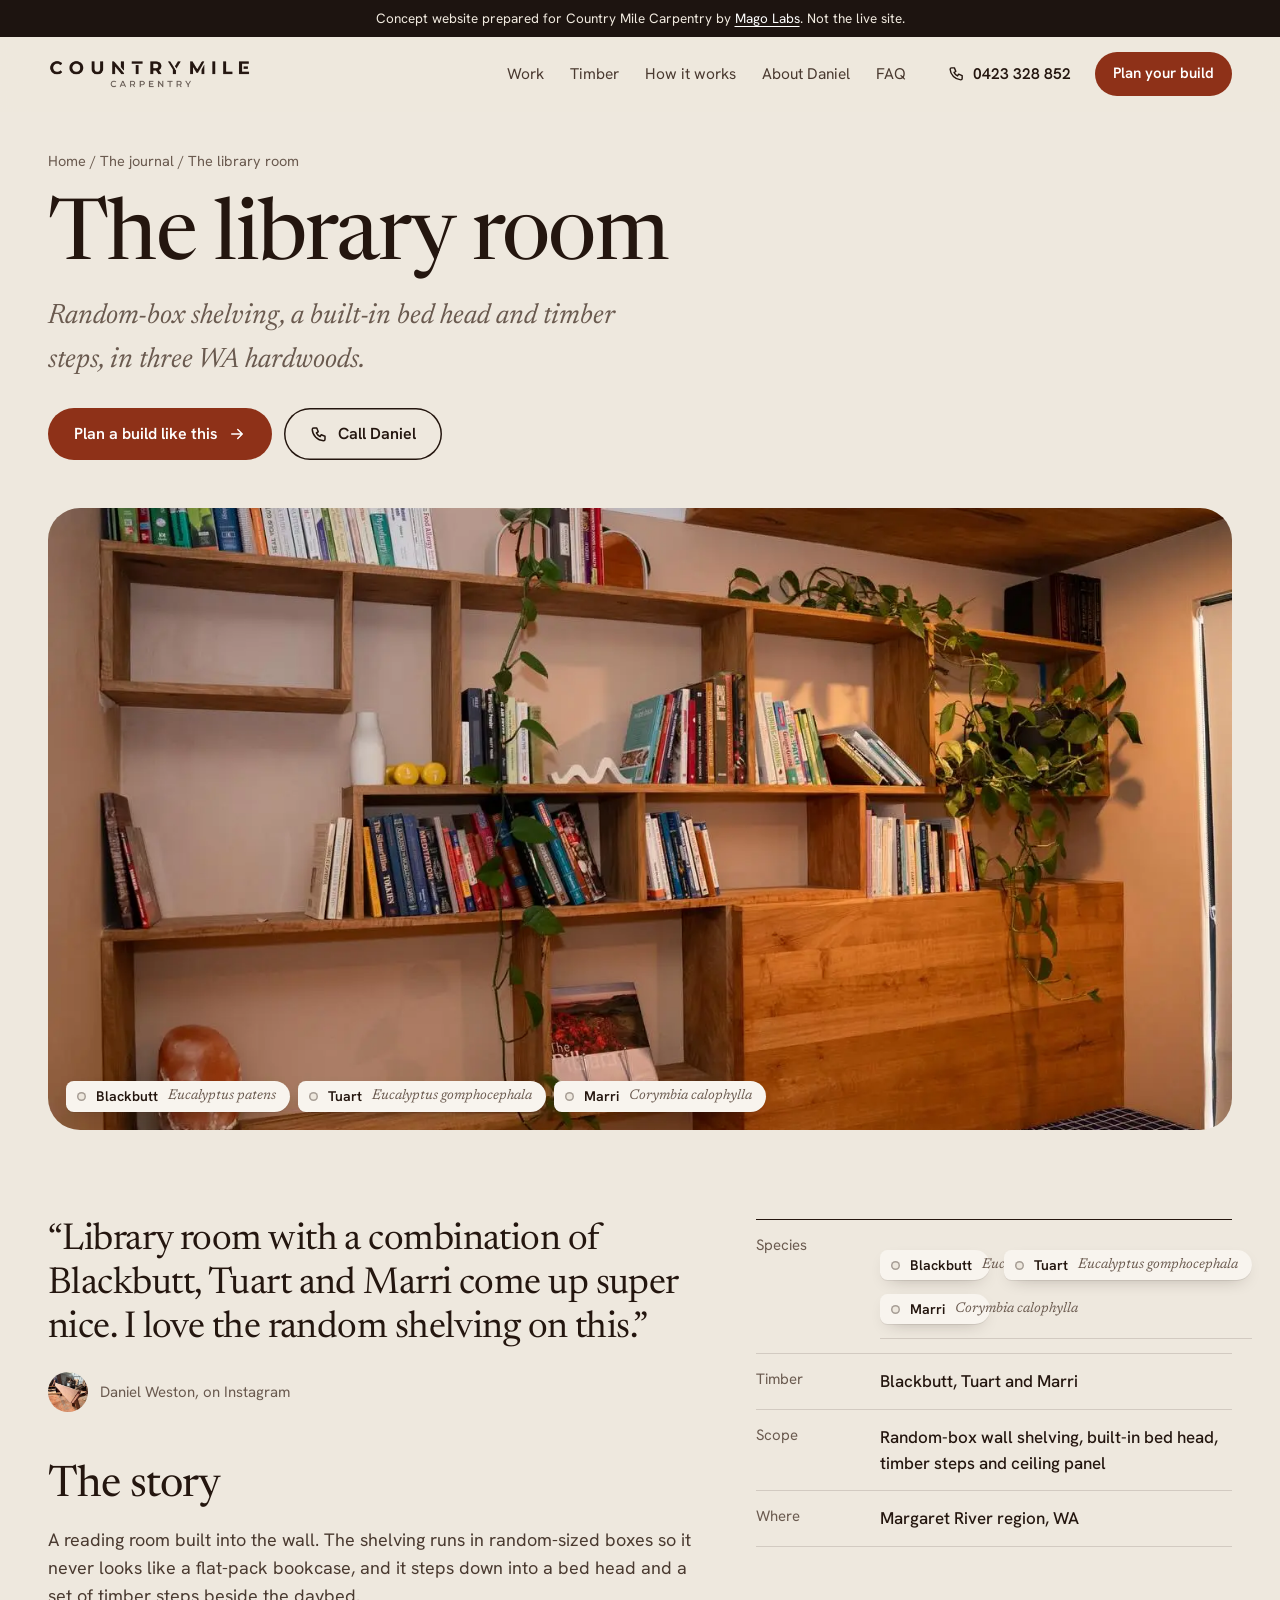
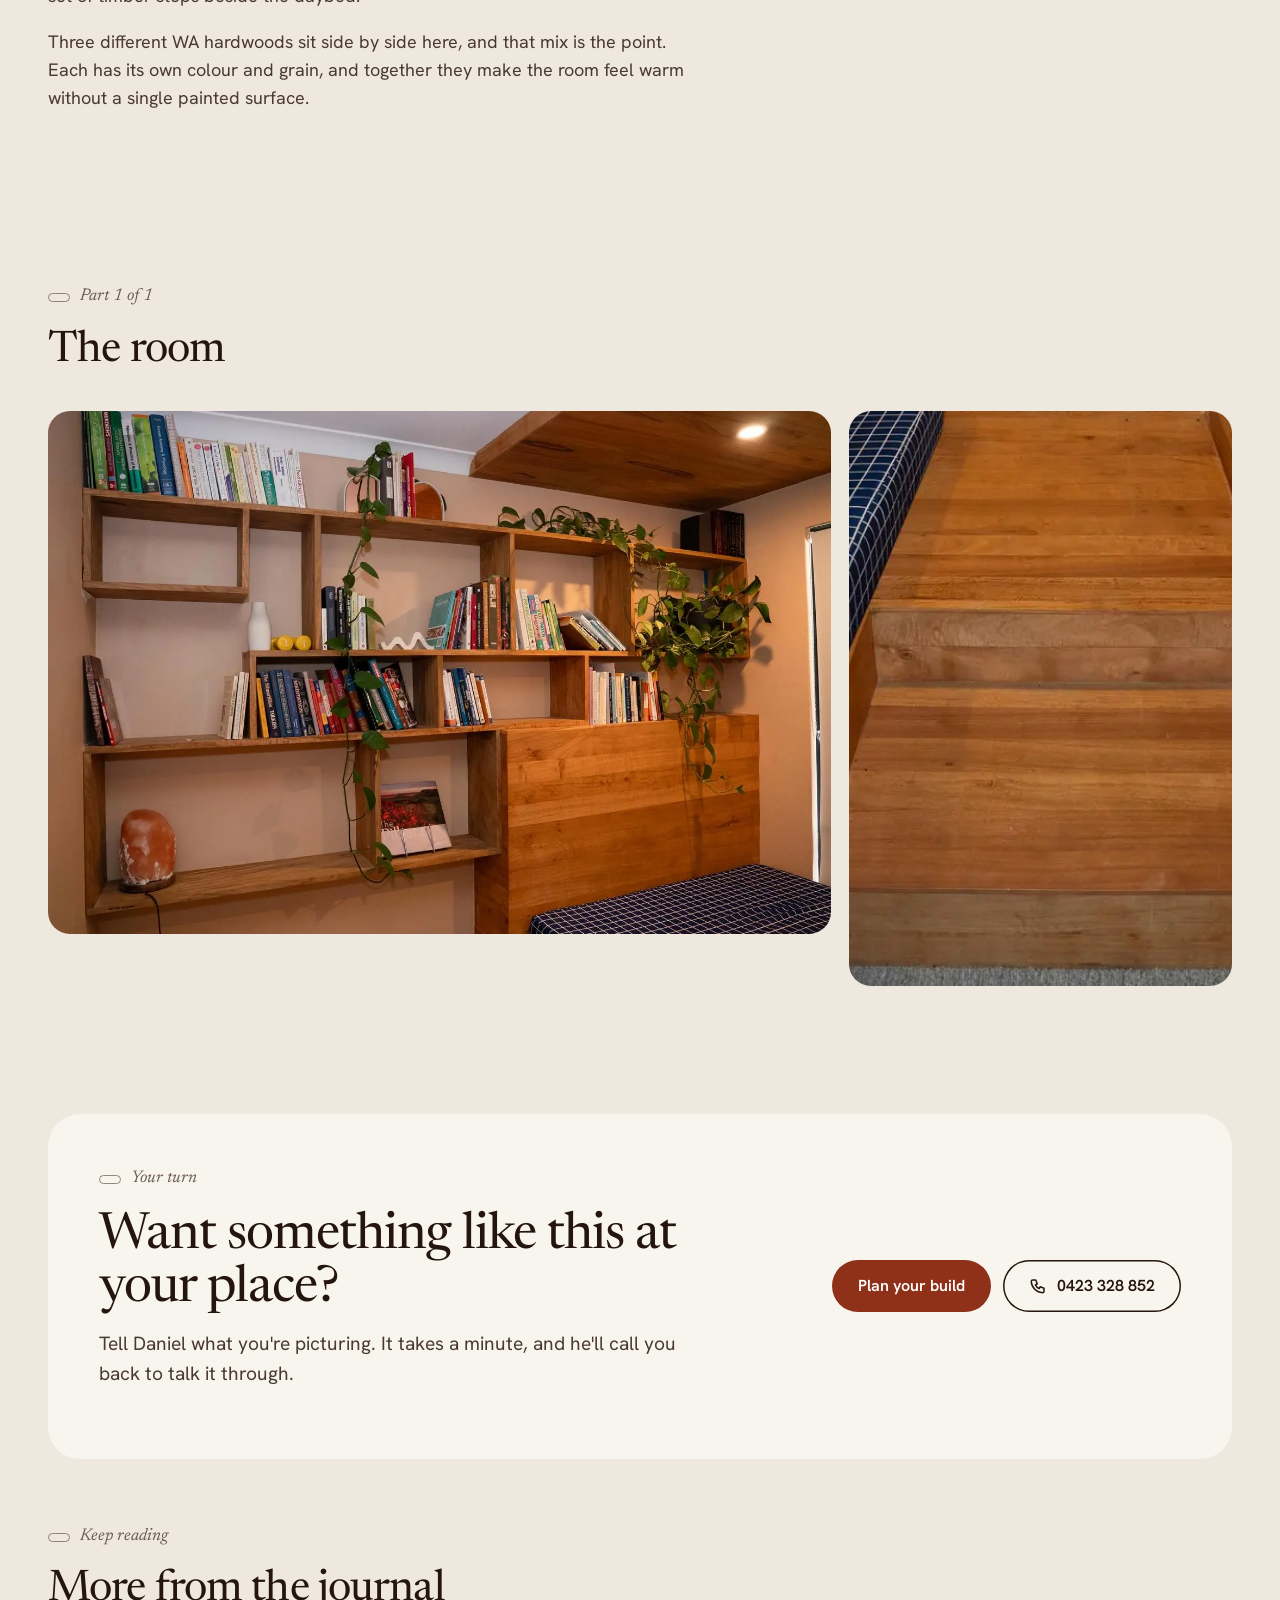
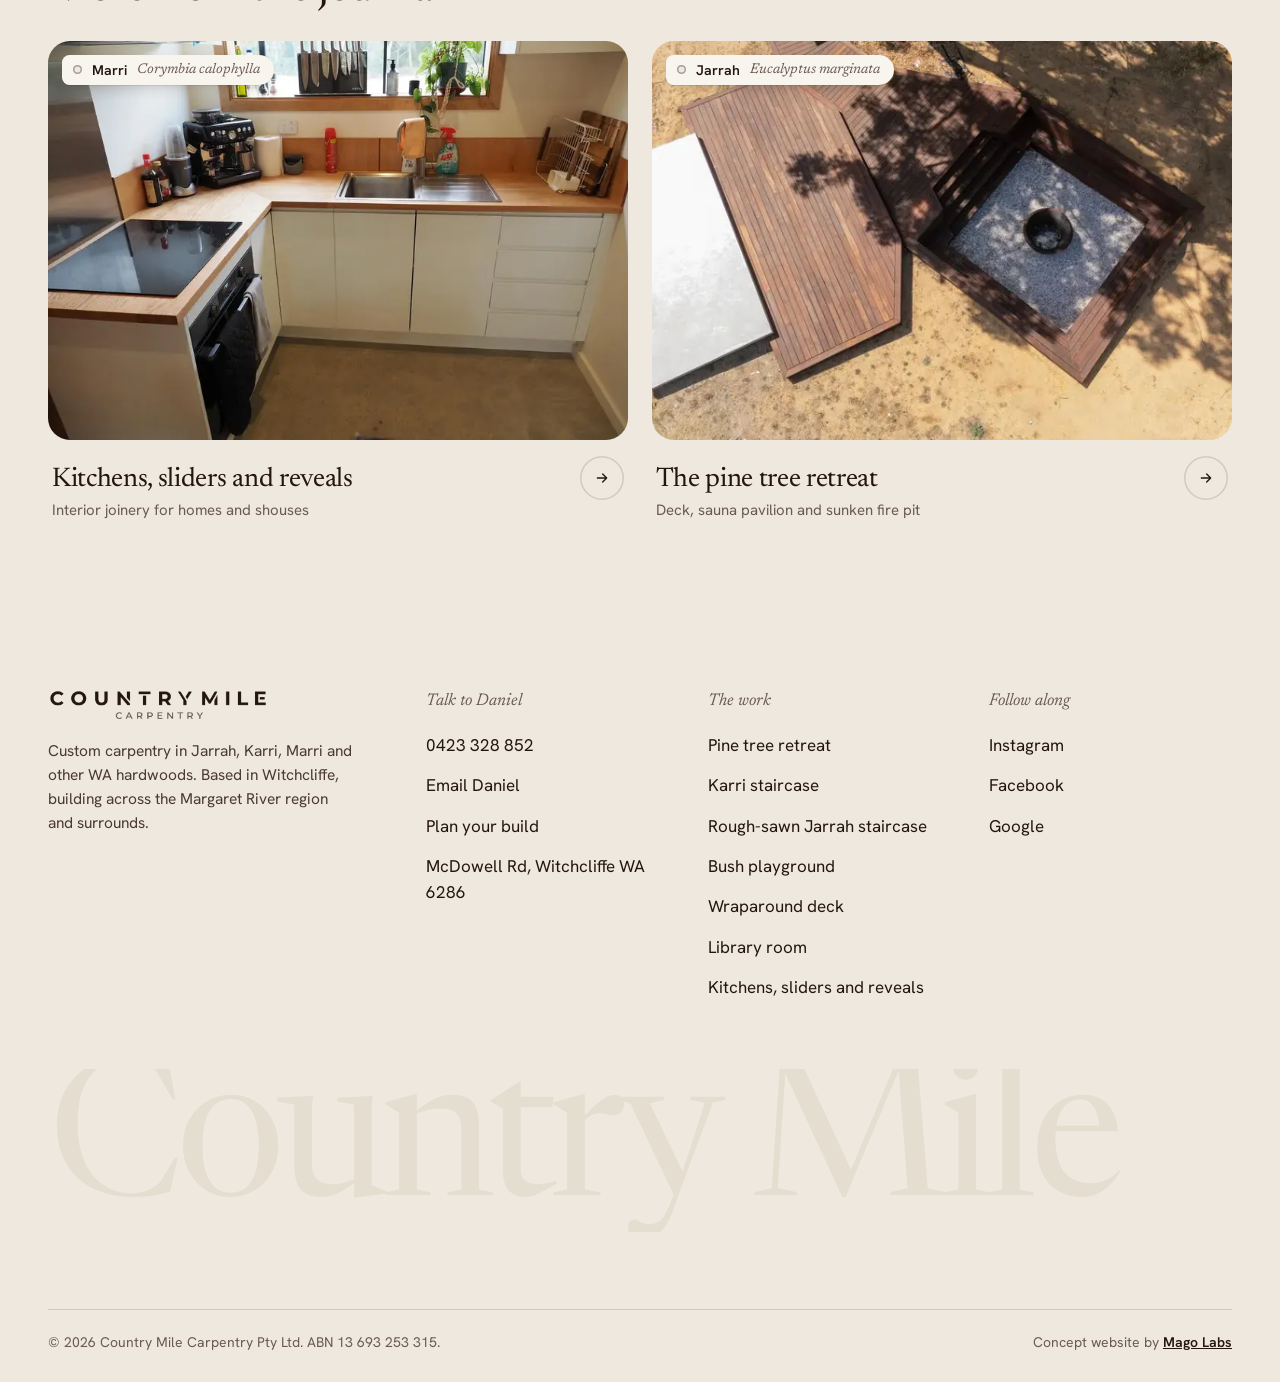
<file: projects/library-room.html>
<!doctype html>
<html lang="en-AU">
<head>
<meta charset="utf-8">
<meta name="viewport" content="width=device-width,initial-scale=1,viewport-fit=cover">
<title>The library room | Custom library shelving in Blackbutt | Country Mile Carpentry</title>
<meta name="description" content="Random-box shelving, a built-in bed head and timber steps, in three WA hardwoods. Custom carpentry by Daniel Weston, Country Mile Carpentry, Witchcliffe WA. Call 0423 328 852.">
<link rel="canonical" href="https://countrymilecarpentry.vercel.app/projects/library-room.html">
<meta name="robots" content="noindex">
<meta property="og:type" content="website">
<meta property="og:title" content="The library room | Custom library shelving in Blackbutt | Country Mile Carpentry">
<meta property="og:description" content="Random-box shelving, a built-in bed head and timber steps, in three WA hardwoods. Custom carpentry by Daniel Weston, Country Mile Carpentry, Witchcliffe WA. Call 0423 328 852.">
<meta property="og:url" content="https://countrymilecarpentry.vercel.app/projects/library-room.html">
<meta property="og:site_name" content="Country Mile Carpentry">
<meta property="og:locale" content="en_AU">
<meta property="og:image" content="https://countrymilecarpentry.vercel.app/img/og-share.jpg">
<meta property="og:image:secure_url" content="https://countrymilecarpentry.vercel.app/img/og-share.jpg">
<meta property="og:image:type" content="image/jpeg">
<meta property="og:image:width" content="1200">
<meta property="og:image:height" content="630">
<meta property="og:image:alt" content="Country Mile Carpentry: Jarrah sauna pavilion under an old pine, Margaret River region">
<meta name="twitter:card" content="summary_large_image">
<meta name="twitter:image" content="https://countrymilecarpentry.vercel.app/img/og-share.jpg">
<meta name="theme-color" content="#EEE8DE">
<link rel="icon" href="../favicon.svg" type="image/svg+xml">
<link rel="preload" href="../fonts/newsreader.woff2" as="font" type="font/woff2" crossorigin>
<link rel="preload" href="../fonts/hanken.woff2" as="font" type="font/woff2" crossorigin>
<link rel="stylesheet" href="../styles.css">
<script>document.documentElement.classList.add('js')</script>
<link rel="preload" as="image" href="../img/library.webp"><script type="application/ld+json">{"@context": "https://schema.org", "@type": "CreativeWork", "name": "The library room", "about": "Custom library shelving in Blackbutt, Tuart and Marri, Margaret River region", "creator": {"@type": "HomeAndConstructionBusiness", "name": "Country Mile Carpentry", "telephone": "+61423328852"}, "image": "https://countrymilecarpentry.vercel.app/img/library.webp"}</script><script type="application/ld+json">{"@context": "https://schema.org", "@type": "BreadcrumbList", "itemListElement": [{"@type": "ListItem", "position": 1, "name": "Home", "item": "https://countrymilecarpentry.vercel.app/"}, {"@type": "ListItem", "position": 2, "name": "The library room", "item": "https://countrymilecarpentry.vercel.app/projects/library-room.html"}]}</script>
</head>
<body>
<a class="sr" href="#main">Skip to content</a>
<div class="demo-bar">Concept website prepared for Country Mile Carpentry by <a href="https://trades.magolabs.in/" target="_blank" rel="noopener">Mago Labs</a>. Not the live site.</div>
<header class="site-head">
 <div class="wrap head-in">
  <a class="brand" href="../index.html" aria-label="Country Mile Carpentry home"><img src="../img/logo-dark.png" width="1436" height="212" alt="Country Mile Carpentry"></a>
  <nav class="nav" id="nav" aria-label="Main">
   <a href="../index.html#work">Work</a>
   <a href="../index.html#timber">Timber</a>
   <a href="../index.html#process">How it works</a>
   <a href="../index.html#about">About Daniel</a>
   <a href="../index.html#faq">FAQ</a>
  </nav>
  <button class="menu-btn" aria-expanded="false" aria-controls="nav">Menu</button>
  <div class="head-cta">
   <a class="tel" href="tel:+61423328852" aria-label="Call Daniel on 0423 328 852"><svg viewBox="0 0 24 24" fill="none" stroke="currentColor" stroke-width="2" stroke-linecap="round" stroke-linejoin="round" aria-hidden="true"><path d="M5 4h4l2 5-2.5 1.5a11 11 0 0 0 5 5L15 13l5 2v4a2 2 0 0 1-2 2A16 16 0 0 1 3 6a2 2 0 0 1 2-2"/></svg><span>0423 328 852</span></a>
   <a class="btn sm" href="../index.html#plan">Plan your build</a>
  </div>
 </div>
</header>
<main id="main">

<div class="wrap">
 <nav class="crumbs" aria-label="Breadcrumb"><a href="../index.html">Home</a> / <a href="../index.html#work">The journal</a> / <span aria-current="page">The library room</span></nav>
 <section class="p-hero">
  <h1>The library room</h1>
  <p class="sub">Random-box shelving, a built-in bed head and timber steps, in three WA hardwoods.</p>
  <div class="hero-actions"><a class="btn" href="../index.html?build=joinery#plan">Plan a build like this <svg viewBox="0 0 24 24" fill="none" stroke="currentColor" stroke-width="2" stroke-linecap="round" stroke-linejoin="round" aria-hidden="true"><path d="M5 12h14M13 6l6 6-6 6"/></svg></a><a class="btn ghost" href="tel:+61423328852"><svg viewBox="0 0 24 24" fill="none" stroke="currentColor" stroke-width="2" stroke-linecap="round" stroke-linejoin="round" aria-hidden="true"><path d="M5 4h4l2 5-2.5 1.5a11 11 0 0 0 5 5L15 13l5 2v4a2 2 0 0 1-2 2A16 16 0 0 1 3 6a2 2 0 0 1 2-2"/></svg>Call Daniel</a></div>
  <div class="p-cover"><img src="../img/library.webp" srcset="../thumbs/library.webp 760w, ../img/library.webp 1440w" sizes="100vw" width="1440" height="1037" alt="Random-box shelving in Blackbutt, Tuart and Marri" fetchpriority="high"><div class="tags"><span class="tag"><b>Blackbutt</b><span class="latin">Eucalyptus patens</span></span><span class="tag"><b>Tuart</b><span class="latin">Eucalyptus gomphocephala</span></span><span class="tag"><b>Marri</b><span class="latin">Corymbia calophylla</span></span></div></div>
 </section>
 <div class="p-intro">
  <div>
   <blockquote>&ldquo;Library room with a combination of Blackbutt, Tuart and Marri come up super nice. I love the random shelving on this.&rdquo;<cite><img src="../img/daniel-shed.webp" srcset="../thumbs/daniel-shed.webp 760w, ../img/daniel-shed.webp 1080w" sizes="40px" width="1080" height="1440" alt="" loading="lazy" decoding="async">Daniel Weston, on Instagram</cite></blockquote>
   <div class="p-copy" style="margin-top:clamp(36px,4vw,56px)"><h2>The story</h2><p>A reading room built into the wall. The shelving runs in random-sized boxes so it never looks like a flat-pack bookcase, and it steps down into a bed head and a set of timber steps beside the daybed.</p><p>Three different WA hardwoods sit side by side here, and that mix is the point. Each has its own colour and grain, and together they make the room feel warm without a single painted surface.</p></div>
  </div>
  <div><dl class="spec"><div><dt>Species</dt><dd><div class="tags" style="margin-top:2px"><span class="tag"><b>Blackbutt</b><span class="latin">Eucalyptus patens</span></span><span class="tag"><b>Tuart</b><span class="latin">Eucalyptus gomphocephala</span></span><span class="tag"><b>Marri</b><span class="latin">Corymbia calophylla</span></span></div></dd></div><div><dt>Timber</dt><dd>Blackbutt, Tuart and Marri</dd></div><div><dt>Scope</dt><dd>Random-box wall shelving, built-in bed head, timber steps and ceiling panel</dd></div><div><dt>Where</dt><dd>Margaret River region, WA</dd></div></dl></div>
 </div>
 <section class="chapter" aria-labelledby="ch0">
 <div class="chapter-head"><div><div class="label">Part 1 of 1</div><h2 id="ch0" style="font-size:clamp(30px,3.4vw,46px)">The room</h2></div><span></span></div>
 <div class="gal" data-lb><button data-full="../img/library.webp" class="g-w" aria-label="Open photo: Random-box shelving in Blackbutt, Tuart and Marri"><img src="../img/library.webp" srcset="../thumbs/library.webp 760w, ../img/library.webp 1440w" sizes="(max-width: 900px) 50vw, 33vw" width="1440" height="1037" alt="Random-box shelving in Blackbutt, Tuart and Marri" loading="lazy" decoding="async"></button><button data-full="../img/library-steps.webp" class="g-t" aria-label="Open photo: Timber steps beside the daybed"><img src="../img/library-steps.webp" srcset="../thumbs/library-steps.webp 760w, ../img/library-steps.webp 1440w" sizes="(max-width: 900px) 50vw, 33vw" width="1440" height="1044" alt="Timber steps beside the daybed" loading="lazy" decoding="async"></button></div>
</section>
 <section class="chapter">
  <div class="p-cta" data-rv>
   <div><div class="label">Your turn</div><h2>Want something like this at your place?</h2><p class="lede" style="margin-top:14px">Tell Daniel what you're picturing. It takes a minute, and he'll call you back to talk it through.</p></div>
   <div class="acts"><a class="btn" href="../index.html?build=joinery#plan">Plan your build</a><a class="btn ghost" href="tel:+61423328852"><svg viewBox="0 0 24 24" fill="none" stroke="currentColor" stroke-width="2" stroke-linecap="round" stroke-linejoin="round" aria-hidden="true"><path d="M5 4h4l2 5-2.5 1.5a11 11 0 0 0 5 5L15 13l5 2v4a2 2 0 0 1-2 2A16 16 0 0 1 3 6a2 2 0 0 1 2-2"/></svg>0423 328 852</a></div>
  </div>
 </section>
 <section class="chapter" aria-labelledby="more-h" style="padding-top:0">
  <div class="label">Keep reading</div><h2 id="more-h" style="font-size:clamp(30px,3.4vw,46px);margin-bottom:28px">More from the journal</h2>
  <div class="next"><a class="story " href="../projects/kitchens-sliders-reveals.html" data-rv>
 <div class="ph"><span class="tag"><b>Marri</b><span class="latin">Corymbia calophylla</span></span><img src="../img/kitchen.webp" srcset="../thumbs/kitchen.webp 760w, ../img/kitchen.webp 1440w" sizes="(max-width: 900px) 100vw, 50vw" width="1440" height="1080" alt="Kitchens, sliders and reveals" loading="lazy" decoding="async"></div>
 <div class="meta"><div><h3>Kitchens, sliders and reveals</h3><p>Interior joinery for homes and shouses</p></div><span class="go" aria-hidden="true"><svg viewBox="0 0 24 24" fill="none" stroke="currentColor" stroke-width="2" stroke-linecap="round" stroke-linejoin="round" aria-hidden="true"><path d="M5 12h14M13 6l6 6-6 6"/></svg></span></div>
</a><a class="story " href="../projects/pine-tree-retreat.html" data-rv>
 <div class="ph"><span class="tag"><b>Jarrah</b><span class="latin">Eucalyptus marginata</span></span><img src="../img/firepit-aerial.webp" srcset="../thumbs/firepit-aerial.webp 760w, ../img/firepit-aerial.webp 1440w" sizes="(max-width: 900px) 100vw, 50vw" width="1440" height="810" alt="The pine tree retreat" loading="lazy" decoding="async"></div>
 <div class="meta"><div><h3>The pine tree retreat</h3><p>Deck, sauna pavilion and sunken fire pit</p></div><span class="go" aria-hidden="true"><svg viewBox="0 0 24 24" fill="none" stroke="currentColor" stroke-width="2" stroke-linecap="round" stroke-linejoin="round" aria-hidden="true"><path d="M5 12h14M13 6l6 6-6 6"/></svg></span></div>
</a></div>
 </section>
</div>
</main>
<footer class="foot">
 <div class="wrap">
  <div class="foot-grid">
   <div>
    <img class="logo" src="../img/logo-dark.png" width="1436" height="212" alt="Country Mile Carpentry" loading="lazy">
    <p>Custom carpentry in Jarrah, Karri, Marri and other WA hardwoods. Based in Witchcliffe, building across the Margaret River region and surrounds.</p>
   </div>
   <div><h4>Talk to Daniel</h4><ul>
    <li><a href="tel:+61423328852">0423 328 852</a></li>
    <li><a href="mailto:Countrymilecarpentry@hotmail.com">Email Daniel</a></li>
    <li><a href="../index.html#plan">Plan your build</a></li>
    <li><a href="https://www.google.com/maps/search/?api=1&query=Country+Mile+Carpentry+Witchcliffe+WA" target="_blank" rel="noopener">McDowell Rd, Witchcliffe WA 6286</a></li>
   </ul></div>
   <div><h4>The work</h4><ul><li><a href="../projects/pine-tree-retreat.html">Pine tree retreat</a></li><li><a href="../projects/karri-staircase.html">Karri staircase</a></li><li><a href="../projects/rough-sawn-jarrah-staircase.html">Rough-sawn Jarrah staircase</a></li><li><a href="../projects/bush-playground.html">Bush playground</a></li><li><a href="../projects/wraparound-deck.html">Wraparound deck</a></li><li><a href="../projects/library-room.html">Library room</a></li><li><a href="../projects/kitchens-sliders-reveals.html">Kitchens, sliders and reveals</a></li></ul></div>
   <div><h4>Follow along</h4><ul>
    <li><a href="https://www.instagram.com/countrymilecarpentry/" target="_blank" rel="noopener">Instagram</a></li>
    <li><a href="https://www.facebook.com/profile.php?id=61584811137243" target="_blank" rel="noopener">Facebook</a></li>
    <li><a href="https://www.google.com/maps/search/?api=1&query=Country+Mile+Carpentry+Witchcliffe+WA" target="_blank" rel="noopener">Google</a></li>
   </ul></div>
  </div>
  <div class="giant" aria-hidden="true">Country Mile</div>
  <div class="foot-base">
   <span>&copy; 2026 Country Mile Carpentry Pty Ltd. ABN 13 693 253 315.</span>
   <span>Concept website by <a href="https://trades.magolabs.in/" target="_blank" rel="noopener">Mago Labs</a></span>
  </div>
 </div>
</footer>
<div class="dock" aria-label="Quick contact">
 <a href="tel:+61423328852"><svg viewBox="0 0 24 24" fill="none" stroke="currentColor" stroke-width="2" stroke-linecap="round" stroke-linejoin="round" aria-hidden="true"><path d="M5 4h4l2 5-2.5 1.5a11 11 0 0 0 5 5L15 13l5 2v4a2 2 0 0 1-2 2A16 16 0 0 1 3 6a2 2 0 0 1 2-2"/></svg>Call Daniel</a>
 <a href="../index.html#plan">Plan your build</a>
</div>
<script src="../site.js" defer></script>
</body>
</html>
</file>
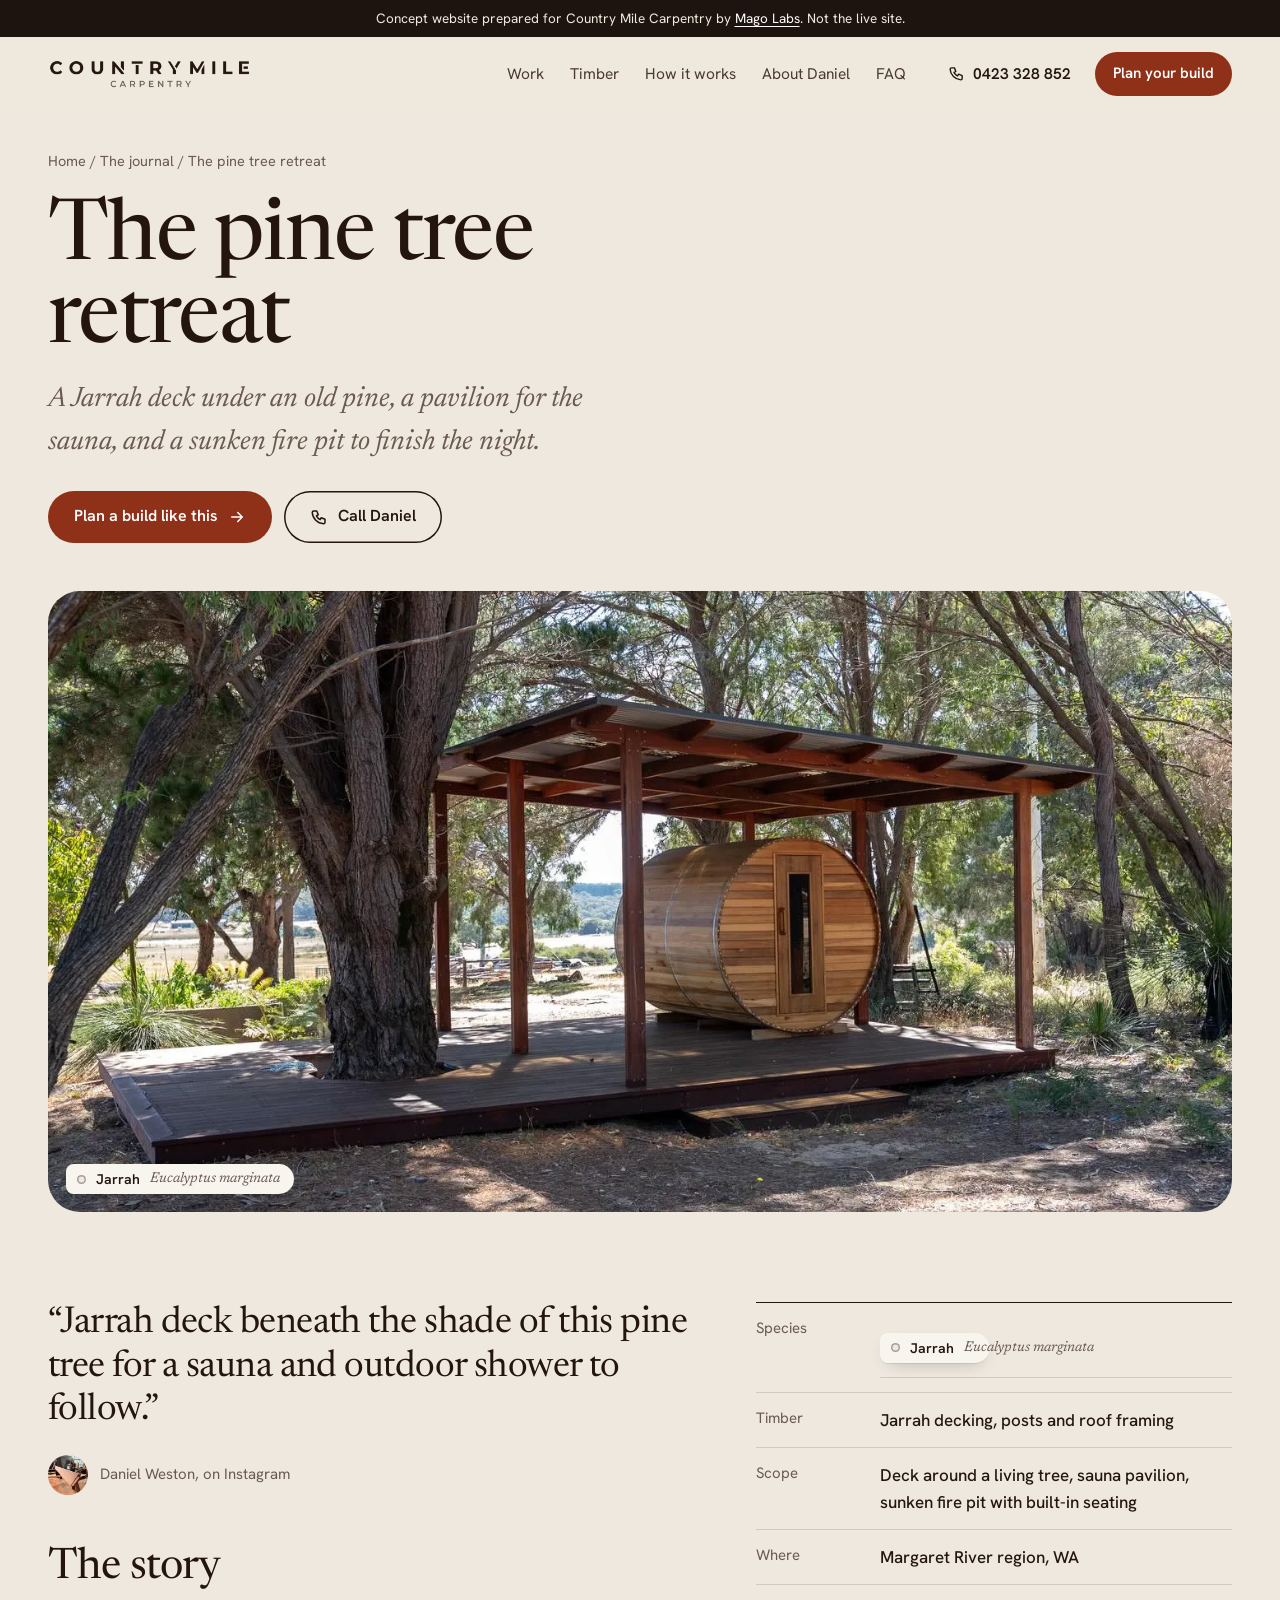
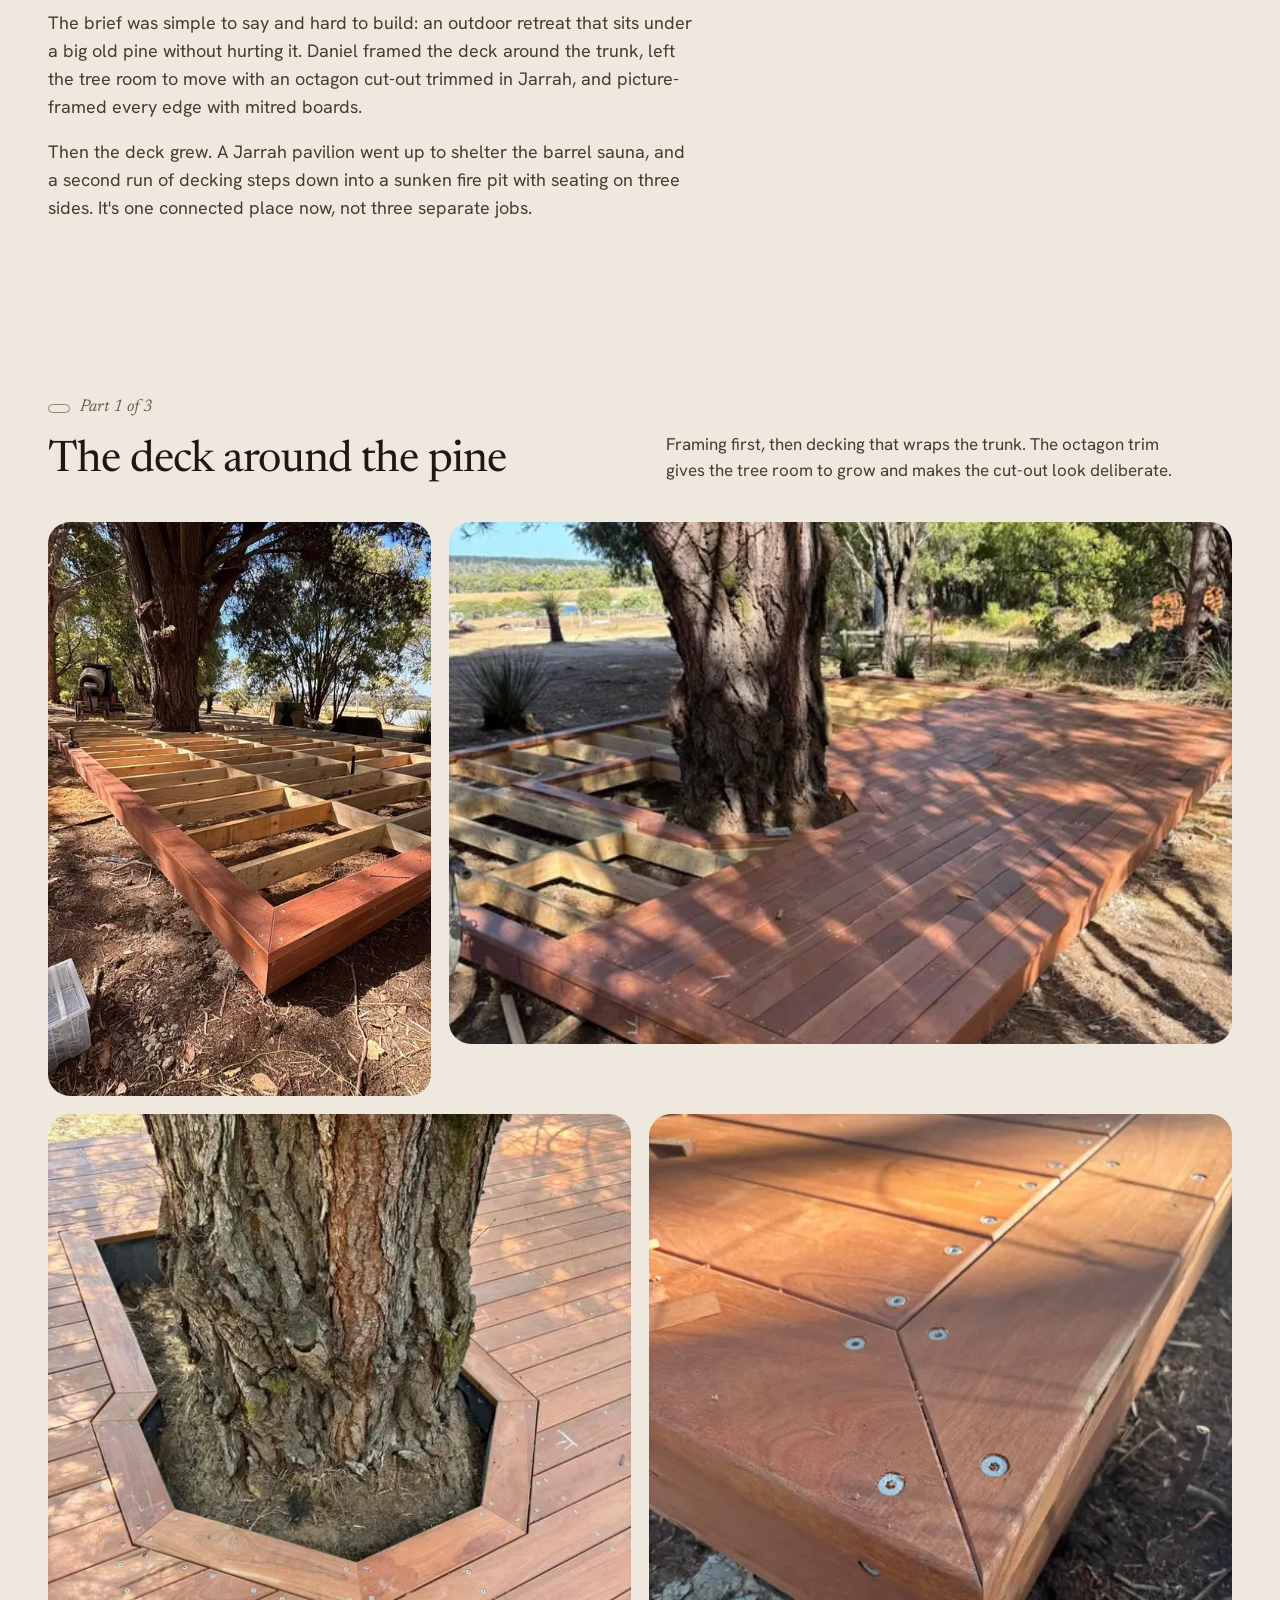
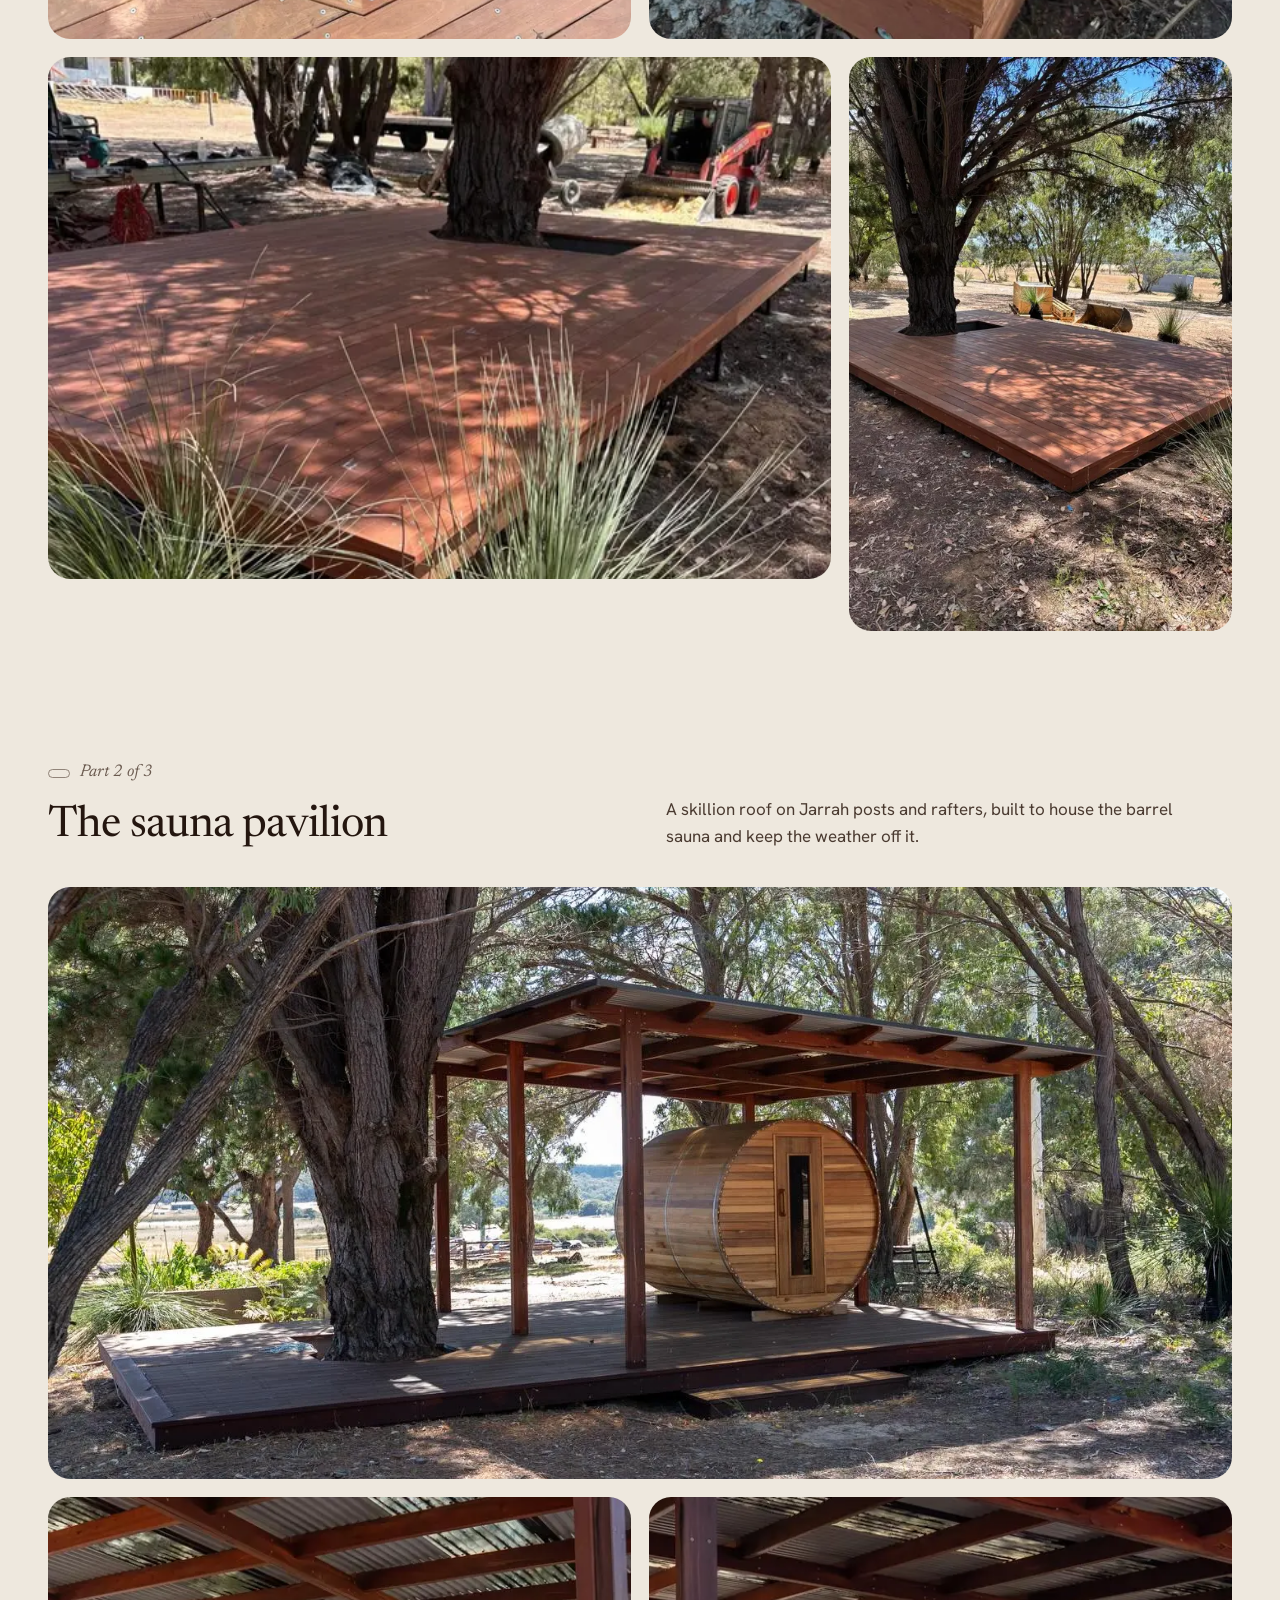
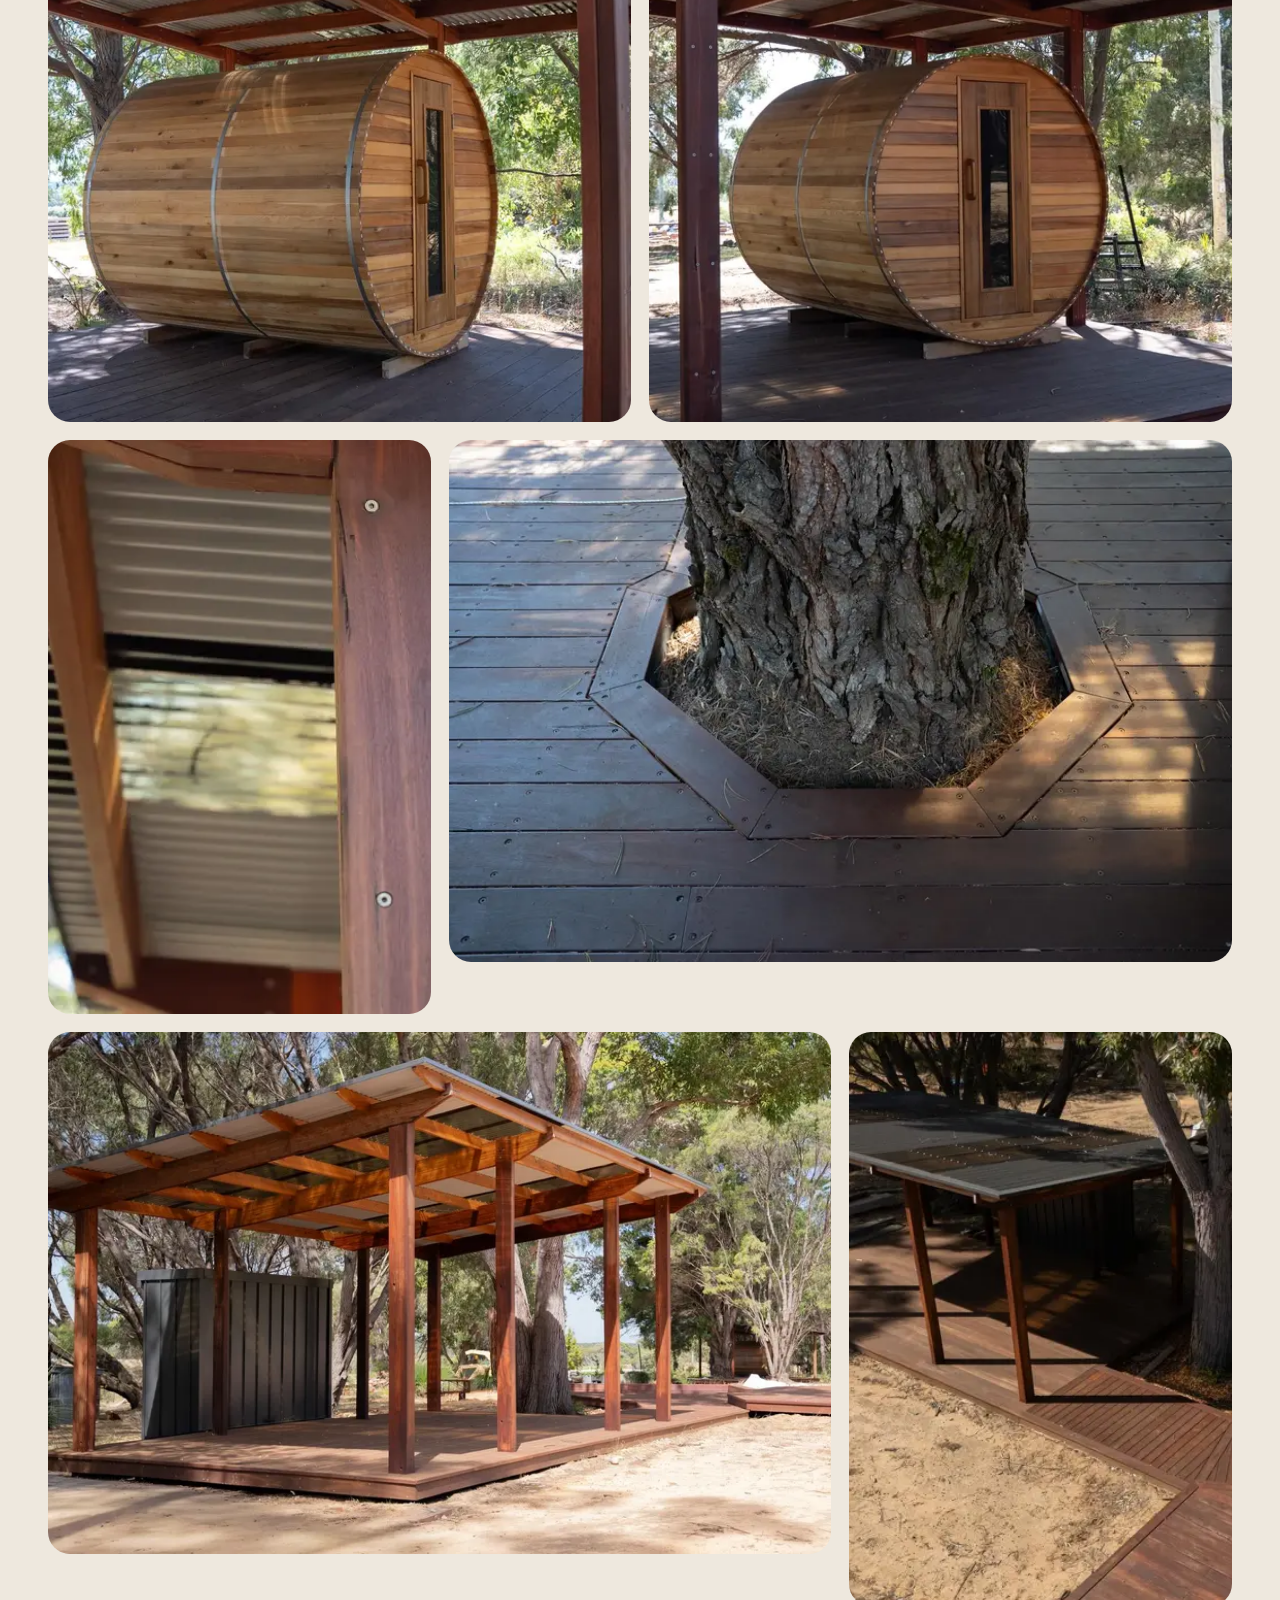
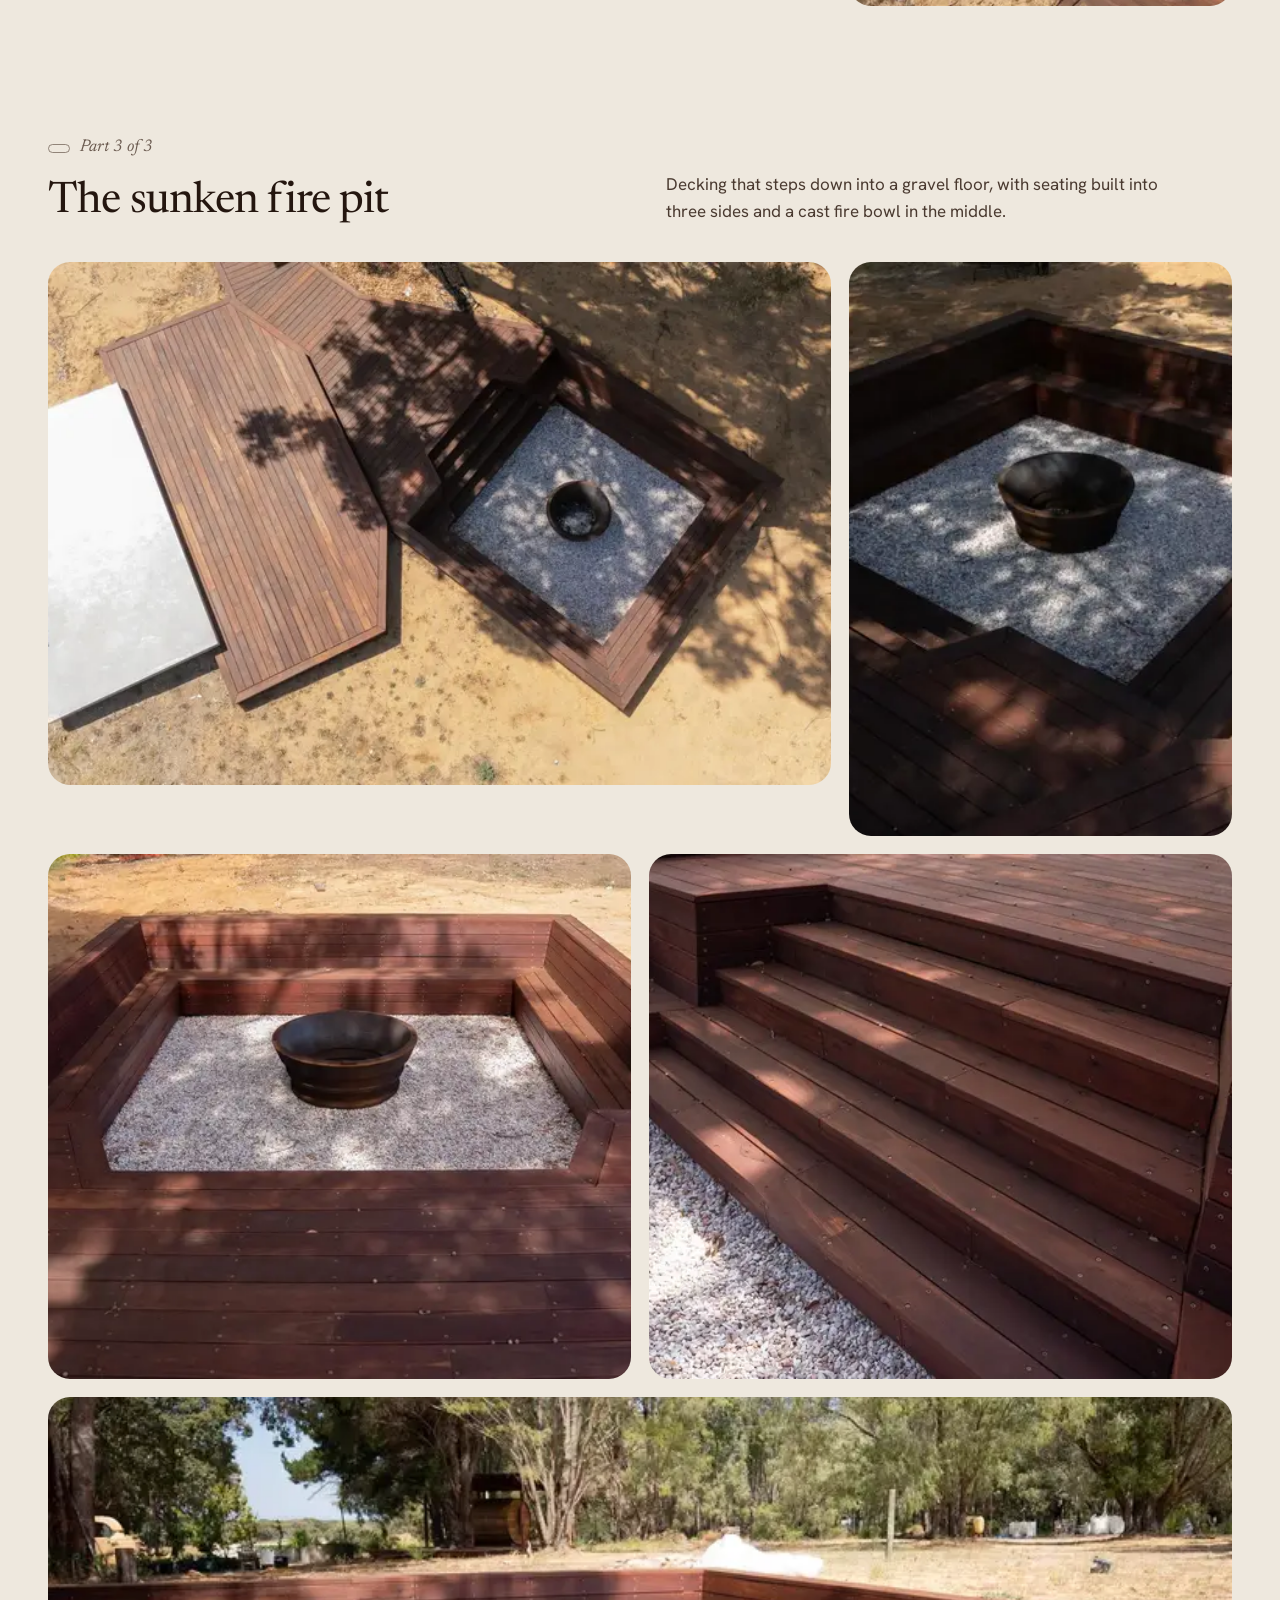
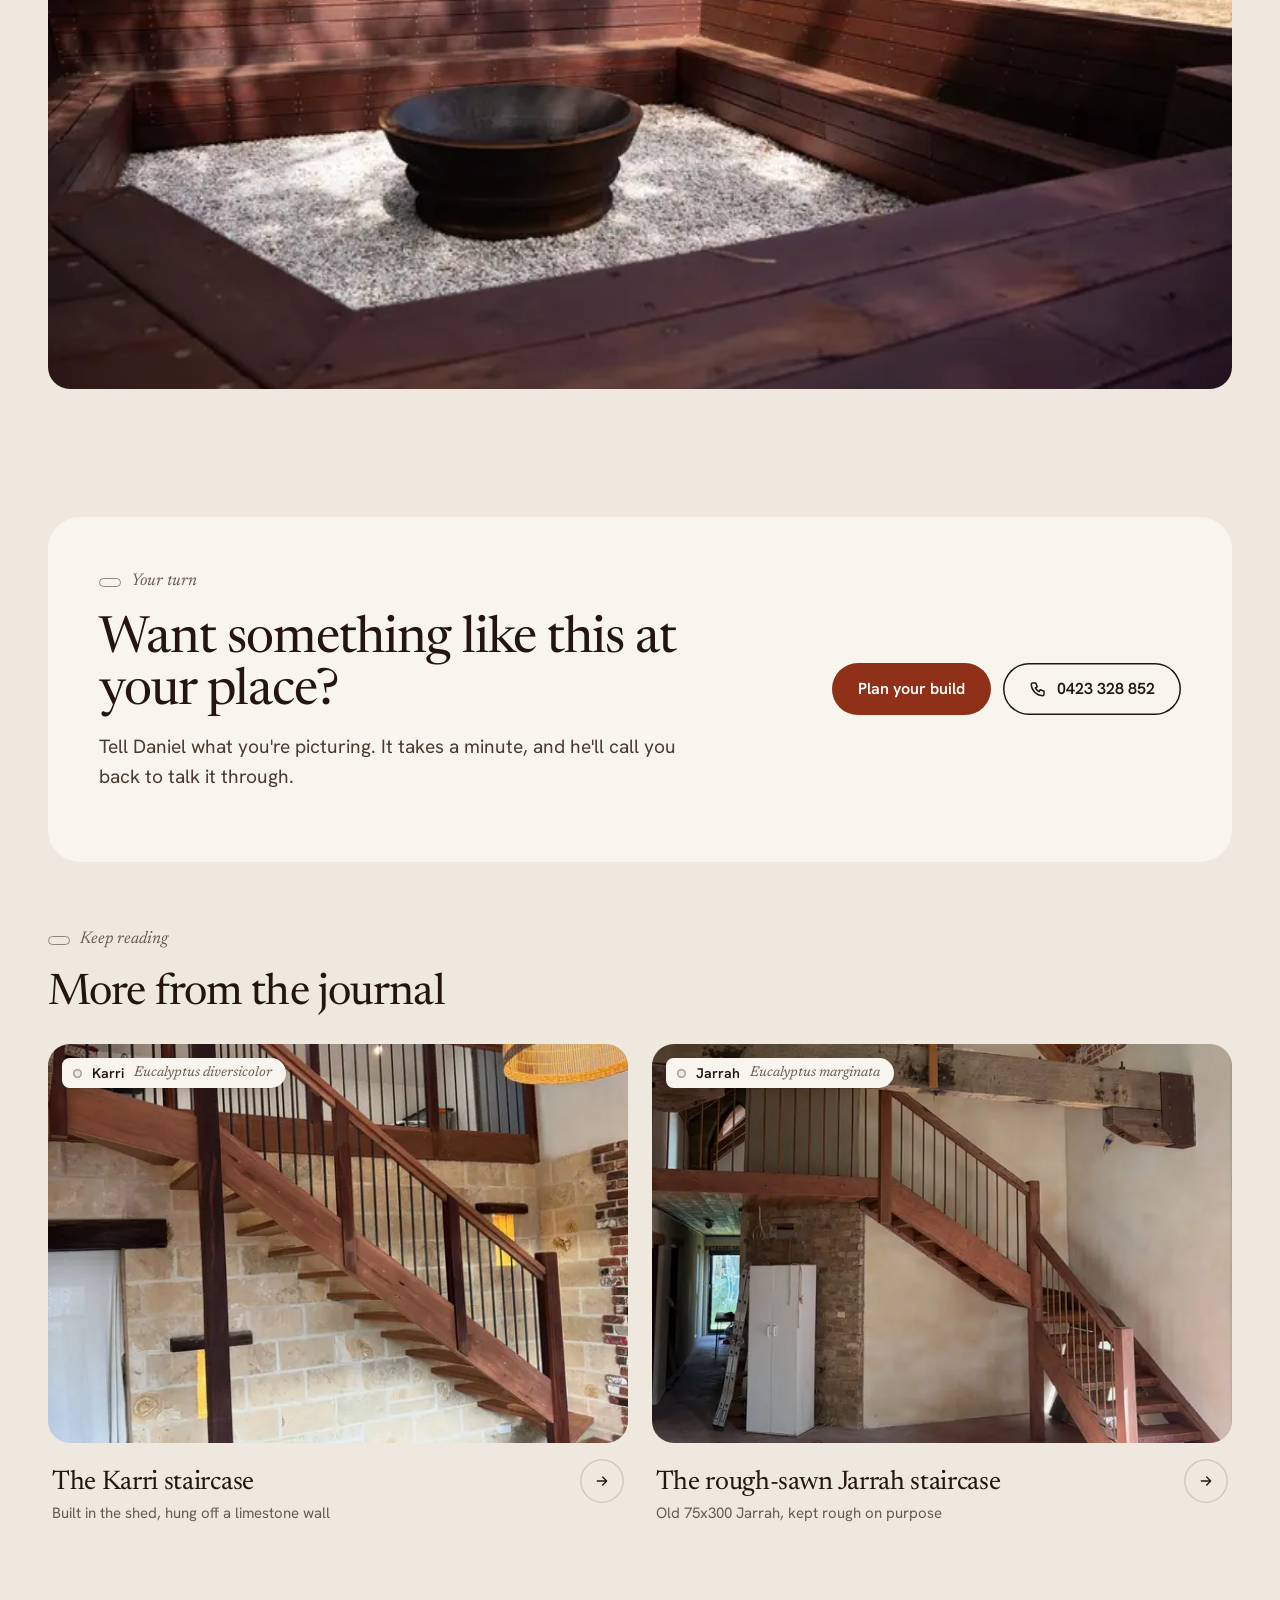
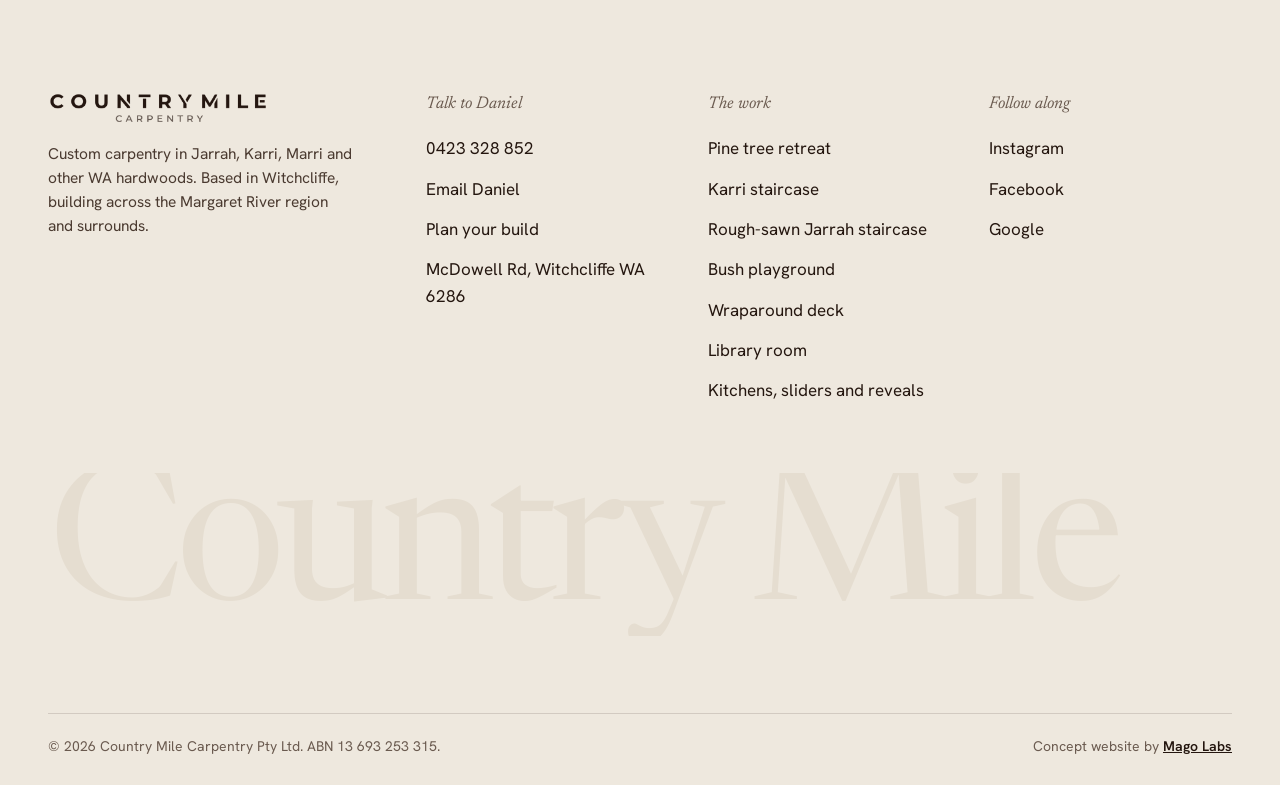
<file: projects/pine-tree-retreat.html>
<!doctype html>
<html lang="en-AU">
<head>
<meta charset="utf-8">
<meta name="viewport" content="width=device-width,initial-scale=1,viewport-fit=cover">
<title>The pine tree retreat | Jarrah deck | Country Mile Carpentry</title>
<meta name="description" content="A Jarrah deck under an old pine, a pavilion for the sauna, and a sunken fire pit to finish the night. Custom carpentry by Daniel Weston, Country Mile Carpentry, Witchcliffe WA. Call 0423 328 852.">
<link rel="canonical" href="https://countrymilecarpentry.vercel.app/projects/pine-tree-retreat.html">
<meta name="robots" content="noindex">
<meta property="og:type" content="website">
<meta property="og:title" content="The pine tree retreat | Jarrah deck | Country Mile Carpentry">
<meta property="og:description" content="A Jarrah deck under an old pine, a pavilion for the sauna, and a sunken fire pit to finish the night. Custom carpentry by Daniel Weston, Country Mile Carpentry, Witchcliffe WA. Call 0423 328 852.">
<meta property="og:url" content="https://countrymilecarpentry.vercel.app/projects/pine-tree-retreat.html">
<meta property="og:site_name" content="Country Mile Carpentry">
<meta property="og:locale" content="en_AU">
<meta property="og:image" content="https://countrymilecarpentry.vercel.app/img/og-share.jpg">
<meta property="og:image:secure_url" content="https://countrymilecarpentry.vercel.app/img/og-share.jpg">
<meta property="og:image:type" content="image/jpeg">
<meta property="og:image:width" content="1200">
<meta property="og:image:height" content="630">
<meta property="og:image:alt" content="Country Mile Carpentry: Jarrah sauna pavilion under an old pine, Margaret River region">
<meta name="twitter:card" content="summary_large_image">
<meta name="twitter:image" content="https://countrymilecarpentry.vercel.app/img/og-share.jpg">
<meta name="theme-color" content="#EEE8DE">
<link rel="icon" href="../favicon.svg" type="image/svg+xml">
<link rel="preload" href="../fonts/newsreader.woff2" as="font" type="font/woff2" crossorigin>
<link rel="preload" href="../fonts/hanken.woff2" as="font" type="font/woff2" crossorigin>
<link rel="stylesheet" href="../styles.css">
<script>document.documentElement.classList.add('js')</script>
<link rel="preload" as="image" href="../img/pavilion-sauna.webp"><script type="application/ld+json">{"@context": "https://schema.org", "@type": "CreativeWork", "name": "The pine tree retreat", "about": "Jarrah deck, sauna pavilion and fire pit, Margaret River region", "creator": {"@type": "HomeAndConstructionBusiness", "name": "Country Mile Carpentry", "telephone": "+61423328852"}, "image": "https://countrymilecarpentry.vercel.app/img/pavilion-sauna.webp"}</script><script type="application/ld+json">{"@context": "https://schema.org", "@type": "BreadcrumbList", "itemListElement": [{"@type": "ListItem", "position": 1, "name": "Home", "item": "https://countrymilecarpentry.vercel.app/"}, {"@type": "ListItem", "position": 2, "name": "The pine tree retreat", "item": "https://countrymilecarpentry.vercel.app/projects/pine-tree-retreat.html"}]}</script>
</head>
<body>
<a class="sr" href="#main">Skip to content</a>
<div class="demo-bar">Concept website prepared for Country Mile Carpentry by <a href="https://trades.magolabs.in/" target="_blank" rel="noopener">Mago Labs</a>. Not the live site.</div>
<header class="site-head">
 <div class="wrap head-in">
  <a class="brand" href="../index.html" aria-label="Country Mile Carpentry home"><img src="../img/logo-dark.png" width="1436" height="212" alt="Country Mile Carpentry"></a>
  <nav class="nav" id="nav" aria-label="Main">
   <a href="../index.html#work">Work</a>
   <a href="../index.html#timber">Timber</a>
   <a href="../index.html#process">How it works</a>
   <a href="../index.html#about">About Daniel</a>
   <a href="../index.html#faq">FAQ</a>
  </nav>
  <button class="menu-btn" aria-expanded="false" aria-controls="nav">Menu</button>
  <div class="head-cta">
   <a class="tel" href="tel:+61423328852" aria-label="Call Daniel on 0423 328 852"><svg viewBox="0 0 24 24" fill="none" stroke="currentColor" stroke-width="2" stroke-linecap="round" stroke-linejoin="round" aria-hidden="true"><path d="M5 4h4l2 5-2.5 1.5a11 11 0 0 0 5 5L15 13l5 2v4a2 2 0 0 1-2 2A16 16 0 0 1 3 6a2 2 0 0 1 2-2"/></svg><span>0423 328 852</span></a>
   <a class="btn sm" href="../index.html#plan">Plan your build</a>
  </div>
 </div>
</header>
<main id="main">

<div class="wrap">
 <nav class="crumbs" aria-label="Breadcrumb"><a href="../index.html">Home</a> / <a href="../index.html#work">The journal</a> / <span aria-current="page">The pine tree retreat</span></nav>
 <section class="p-hero">
  <h1>The pine tree retreat</h1>
  <p class="sub">A Jarrah deck under an old pine, a pavilion for the sauna, and a sunken fire pit to finish the night.</p>
  <div class="hero-actions"><a class="btn" href="../index.html?build=outdoor#plan">Plan a build like this <svg viewBox="0 0 24 24" fill="none" stroke="currentColor" stroke-width="2" stroke-linecap="round" stroke-linejoin="round" aria-hidden="true"><path d="M5 12h14M13 6l6 6-6 6"/></svg></a><a class="btn ghost" href="tel:+61423328852"><svg viewBox="0 0 24 24" fill="none" stroke="currentColor" stroke-width="2" stroke-linecap="round" stroke-linejoin="round" aria-hidden="true"><path d="M5 4h4l2 5-2.5 1.5a11 11 0 0 0 5 5L15 13l5 2v4a2 2 0 0 1-2 2A16 16 0 0 1 3 6a2 2 0 0 1 2-2"/></svg>Call Daniel</a></div>
  <div class="p-cover"><img src="../img/pavilion-sauna.webp" srcset="../thumbs/pavilion-sauna.webp 760w, ../img/pavilion-sauna.webp 1440w" sizes="100vw" width="1440" height="961" alt="The pine tree retreat, finished" fetchpriority="high"><div class="tags"><span class="tag"><b>Jarrah</b><span class="latin">Eucalyptus marginata</span></span></div></div>
 </section>
 <div class="p-intro">
  <div>
   <blockquote>&ldquo;Jarrah deck beneath the shade of this pine tree for a sauna and outdoor shower to follow.&rdquo;<cite><img src="../img/daniel-shed.webp" srcset="../thumbs/daniel-shed.webp 760w, ../img/daniel-shed.webp 1080w" sizes="40px" width="1080" height="1440" alt="" loading="lazy" decoding="async">Daniel Weston, on Instagram</cite></blockquote>
   <div class="p-copy" style="margin-top:clamp(36px,4vw,56px)"><h2>The story</h2><p>The brief was simple to say and hard to build: an outdoor retreat that sits under a big old pine without hurting it. Daniel framed the deck around the trunk, left the tree room to move with an octagon cut-out trimmed in Jarrah, and picture-framed every edge with mitred boards.</p><p>Then the deck grew. A Jarrah pavilion went up to shelter the barrel sauna, and a second run of decking steps down into a sunken fire pit with seating on three sides. It's one connected place now, not three separate jobs.</p></div>
  </div>
  <div><dl class="spec"><div><dt>Species</dt><dd><div class="tags" style="margin-top:2px"><span class="tag"><b>Jarrah</b><span class="latin">Eucalyptus marginata</span></span></div></dd></div><div><dt>Timber</dt><dd>Jarrah decking, posts and roof framing</dd></div><div><dt>Scope</dt><dd>Deck around a living tree, sauna pavilion, sunken fire pit with built-in seating</dd></div><div><dt>Where</dt><dd>Margaret River region, WA</dd></div></dl></div>
 </div>
 <section class="chapter" aria-labelledby="ch0">
 <div class="chapter-head"><div><div class="label">Part 1 of 3</div><h2 id="ch0" style="font-size:clamp(30px,3.4vw,46px)">The deck around the pine</h2></div><p>Framing first, then decking that wraps the trunk. The octagon trim gives the tree room to grow and makes the cut-out look deliberate.</p></div>
 <div class="gal" data-lb><button data-full="../img/pine-frame.webp" class="g-t" aria-label="Open photo: Pine treated subframe with a Jarrah fascia around the old pine"><img src="../img/pine-frame.webp" srcset="../thumbs/pine-frame.webp 760w, ../img/pine-frame.webp 1201w" sizes="(max-width: 900px) 50vw, 33vw" width="1201" height="1600" alt="Pine treated subframe with a Jarrah fascia around the old pine" loading="lazy" decoding="async"></button><button data-full="../img/pine-half.webp" class="g-w" aria-label="Open photo: Jarrah decking half laid around the pine trunk"><img src="../img/pine-half.webp" srcset="../thumbs/pine-half.webp 760w, ../img/pine-half.webp 1201w" sizes="(max-width: 900px) 50vw, 33vw" width="1201" height="1600" alt="Jarrah decking half laid around the pine trunk" loading="lazy" decoding="async"></button><button data-full="../img/pine-octagon.webp" class="g-h" aria-label="Open photo: Octagon Jarrah trim around the pine trunk"><img src="../img/pine-octagon.webp" srcset="../thumbs/pine-octagon.webp 760w, ../img/pine-octagon.webp 1201w" sizes="(max-width: 900px) 50vw, 33vw" width="1201" height="1600" alt="Octagon Jarrah trim around the pine trunk" loading="lazy" decoding="async"></button><button data-full="../img/pine-mitre.webp" class="g-h" aria-label="Open photo: Mitred picture-frame corner on the Jarrah deck"><img src="../img/pine-mitre.webp" srcset="../thumbs/pine-mitre.webp 760w, ../img/pine-mitre.webp 1201w" sizes="(max-width: 900px) 50vw, 33vw" width="1201" height="1600" alt="Mitred picture-frame corner on the Jarrah deck" loading="lazy" decoding="async"></button><button data-full="../img/pine-grass.webp" class="g-w" aria-label="Open photo: Finished Jarrah deck under the pine with grass trees"><img src="../img/pine-grass.webp" srcset="../thumbs/pine-grass.webp 760w, ../img/pine-grass.webp 1201w" sizes="(max-width: 900px) 50vw, 33vw" width="1201" height="1600" alt="Finished Jarrah deck under the pine with grass trees" loading="lazy" decoding="async"></button><button data-full="../img/pine-deck.webp" class="g-t" aria-label="Open photo: Finished Jarrah deck in dappled shade under the pine"><img src="../img/pine-deck.webp" srcset="../thumbs/pine-deck.webp 760w, ../img/pine-deck.webp 1200w" sizes="(max-width: 900px) 50vw, 33vw" width="1200" height="1600" alt="Finished Jarrah deck in dappled shade under the pine" loading="lazy" decoding="async"></button></div>
</section><section class="chapter" aria-labelledby="ch1">
 <div class="chapter-head"><div><div class="label">Part 2 of 3</div><h2 id="ch1" style="font-size:clamp(30px,3.4vw,46px)">The sauna pavilion</h2></div><p>A skillion roof on Jarrah posts and rafters, built to house the barrel sauna and keep the weather off it.</p></div>
 <div class="gal" data-lb><button data-full="../img/pavilion-sauna.webp" class="g-f" aria-label="Open photo: Jarrah sauna pavilion beside the old pine tree"><img src="../img/pavilion-sauna.webp" srcset="../thumbs/pavilion-sauna.webp 760w, ../img/pavilion-sauna.webp 1440w" sizes="(max-width: 900px) 50vw, 33vw" width="1440" height="961" alt="Jarrah sauna pavilion beside the old pine tree" loading="lazy" decoding="async"></button><button data-full="../img/sauna-a.webp" class="g-h" aria-label="Open photo: Barrel sauna under the Jarrah pavilion roof frame"><img src="../img/sauna-a.webp" srcset="../thumbs/sauna-a.webp 760w, ../img/sauna-a.webp 1440w" sizes="(max-width: 900px) 50vw, 33vw" width="1440" height="963" alt="Barrel sauna under the Jarrah pavilion roof frame" loading="lazy" decoding="async"></button><button data-full="../img/sauna-b.webp" class="g-h" aria-label="Open photo: Front of the barrel sauna under the pavilion"><img src="../img/sauna-b.webp" srcset="../thumbs/sauna-b.webp 760w, ../img/sauna-b.webp 1440w" sizes="(max-width: 900px) 50vw, 33vw" width="1440" height="963" alt="Front of the barrel sauna under the pavilion" loading="lazy" decoding="async"></button><button data-full="../img/pavilion-post.webp" class="g-t" aria-label="Open photo: Jarrah post and rafter detail under the pavilion roof"><img src="../img/pavilion-post.webp" srcset="../thumbs/pavilion-post.webp 760w, ../img/pavilion-post.webp 1440w" sizes="(max-width: 900px) 50vw, 33vw" width="1440" height="963" alt="Jarrah post and rafter detail under the pavilion roof" loading="lazy" decoding="async"></button><button data-full="../img/pavilion-octagon.webp" class="g-w" aria-label="Open photo: The octagon cut-out around the pine, oiled"><img src="../img/pavilion-octagon.webp" srcset="../thumbs/pavilion-octagon.webp 760w, ../img/pavilion-octagon.webp 1440w" sizes="(max-width: 900px) 50vw, 33vw" width="1440" height="963" alt="The octagon cut-out around the pine, oiled" loading="lazy" decoding="async"></button><button data-full="../img/pavilion-screen.webp" class="g-w" aria-label="Open photo: Second Jarrah pavilion with a privacy screen"><img src="../img/pavilion-screen.webp" srcset="../thumbs/pavilion-screen.webp 760w, ../img/pavilion-screen.webp 1440w" sizes="(max-width: 900px) 50vw, 33vw" width="1440" height="961" alt="Second Jarrah pavilion with a privacy screen" loading="lazy" decoding="async"></button><button data-full="../img/pavilion-aerial.webp" class="g-t" aria-label="Open photo: Pavilion and deck from above"><img src="../img/pavilion-aerial.webp" srcset="../thumbs/pavilion-aerial.webp 760w, ../img/pavilion-aerial.webp 1440w" sizes="(max-width: 900px) 50vw, 33vw" width="1440" height="963" alt="Pavilion and deck from above" loading="lazy" decoding="async"></button></div>
</section><section class="chapter" aria-labelledby="ch2">
 <div class="chapter-head"><div><div class="label">Part 3 of 3</div><h2 id="ch2" style="font-size:clamp(30px,3.4vw,46px)">The sunken fire pit</h2></div><p>Decking that steps down into a gravel floor, with seating built into three sides and a cast fire bowl in the middle.</p></div>
 <div class="gal" data-lb><button data-full="../img/firepit-aerial.webp" class="g-w" aria-label="Open photo: Aerial view of the deck stepping down to the sunken fire pit"><img src="../img/firepit-aerial.webp" srcset="../thumbs/firepit-aerial.webp 760w, ../img/firepit-aerial.webp 1440w" sizes="(max-width: 900px) 50vw, 33vw" width="1440" height="810" alt="Aerial view of the deck stepping down to the sunken fire pit" loading="lazy" decoding="async"></button><button data-full="../img/firepit-top.webp" class="g-t" aria-label="Open photo: Fire pit from above in dappled shade"><img src="../img/firepit-top.webp" srcset="../thumbs/firepit-top.webp 760w, ../img/firepit-top.webp 1440w" sizes="(max-width: 900px) 50vw, 33vw" width="1440" height="810" alt="Fire pit from above in dappled shade" loading="lazy" decoding="async"></button><button data-full="../img/firepit.webp" class="g-h" aria-label="Open photo: Sunken Jarrah fire pit with built-in bench seating"><img src="../img/firepit.webp" srcset="../thumbs/firepit.webp 760w, ../img/firepit.webp 1440w" sizes="(max-width: 900px) 50vw, 33vw" width="1440" height="810" alt="Sunken Jarrah fire pit with built-in bench seating" loading="lazy" decoding="async"></button><button data-full="../img/firepit-steps.webp" class="g-h" aria-label="Open photo: Jarrah steps leading down into the fire pit"><img src="../img/firepit-steps.webp" srcset="../thumbs/firepit-steps.webp 760w, ../img/firepit-steps.webp 1440w" sizes="(max-width: 900px) 50vw, 33vw" width="1440" height="810" alt="Jarrah steps leading down into the fire pit" loading="lazy" decoding="async"></button><button data-full="../img/firepit-sauna.webp" class="g-f" aria-label="Open photo: Fire pit with the sauna pavilion in the distance"><img src="../img/firepit-sauna.webp" srcset="../thumbs/firepit-sauna.webp 760w, ../img/firepit-sauna.webp 1440w" sizes="(max-width: 900px) 50vw, 33vw" width="1440" height="810" alt="Fire pit with the sauna pavilion in the distance" loading="lazy" decoding="async"></button></div>
</section>
 <section class="chapter">
  <div class="p-cta" data-rv>
   <div><div class="label">Your turn</div><h2>Want something like this at your place?</h2><p class="lede" style="margin-top:14px">Tell Daniel what you're picturing. It takes a minute, and he'll call you back to talk it through.</p></div>
   <div class="acts"><a class="btn" href="../index.html?build=outdoor#plan">Plan your build</a><a class="btn ghost" href="tel:+61423328852"><svg viewBox="0 0 24 24" fill="none" stroke="currentColor" stroke-width="2" stroke-linecap="round" stroke-linejoin="round" aria-hidden="true"><path d="M5 4h4l2 5-2.5 1.5a11 11 0 0 0 5 5L15 13l5 2v4a2 2 0 0 1-2 2A16 16 0 0 1 3 6a2 2 0 0 1 2-2"/></svg>0423 328 852</a></div>
  </div>
 </section>
 <section class="chapter" aria-labelledby="more-h" style="padding-top:0">
  <div class="label">Keep reading</div><h2 id="more-h" style="font-size:clamp(30px,3.4vw,46px);margin-bottom:28px">More from the journal</h2>
  <div class="next"><a class="story " href="../projects/karri-staircase.html" data-rv>
 <div class="ph"><span class="tag"><b>Karri</b><span class="latin">Eucalyptus diversicolor</span></span><img src="../img/karri-hero.webp" srcset="../thumbs/karri-hero.webp 760w, ../img/karri-hero.webp 1080w" sizes="(max-width: 900px) 100vw, 50vw" width="1080" height="1440" alt="The Karri staircase" loading="lazy" decoding="async"></div>
 <div class="meta"><div><h3>The Karri staircase</h3><p>Built in the shed, hung off a limestone wall</p></div><span class="go" aria-hidden="true"><svg viewBox="0 0 24 24" fill="none" stroke="currentColor" stroke-width="2" stroke-linecap="round" stroke-linejoin="round" aria-hidden="true"><path d="M5 12h14M13 6l6 6-6 6"/></svg></span></div>
</a><a class="story " href="../projects/rough-sawn-jarrah-staircase.html" data-rv>
 <div class="ph"><span class="tag"><b>Jarrah</b><span class="latin">Eucalyptus marginata</span></span><img src="../img/jarrah-stair-hall.webp" srcset="../thumbs/jarrah-stair-hall.webp 760w, ../img/jarrah-stair-hall.webp 1080w" sizes="(max-width: 900px) 100vw, 50vw" width="1080" height="1241" alt="The rough-sawn Jarrah staircase" loading="lazy" decoding="async"></div>
 <div class="meta"><div><h3>The rough-sawn Jarrah staircase</h3><p>Old 75x300 Jarrah, kept rough on purpose</p></div><span class="go" aria-hidden="true"><svg viewBox="0 0 24 24" fill="none" stroke="currentColor" stroke-width="2" stroke-linecap="round" stroke-linejoin="round" aria-hidden="true"><path d="M5 12h14M13 6l6 6-6 6"/></svg></span></div>
</a></div>
 </section>
</div>
</main>
<footer class="foot">
 <div class="wrap">
  <div class="foot-grid">
   <div>
    <img class="logo" src="../img/logo-dark.png" width="1436" height="212" alt="Country Mile Carpentry" loading="lazy">
    <p>Custom carpentry in Jarrah, Karri, Marri and other WA hardwoods. Based in Witchcliffe, building across the Margaret River region and surrounds.</p>
   </div>
   <div><h4>Talk to Daniel</h4><ul>
    <li><a href="tel:+61423328852">0423 328 852</a></li>
    <li><a href="mailto:Countrymilecarpentry@hotmail.com">Email Daniel</a></li>
    <li><a href="../index.html#plan">Plan your build</a></li>
    <li><a href="https://www.google.com/maps/search/?api=1&query=Country+Mile+Carpentry+Witchcliffe+WA" target="_blank" rel="noopener">McDowell Rd, Witchcliffe WA 6286</a></li>
   </ul></div>
   <div><h4>The work</h4><ul><li><a href="../projects/pine-tree-retreat.html">Pine tree retreat</a></li><li><a href="../projects/karri-staircase.html">Karri staircase</a></li><li><a href="../projects/rough-sawn-jarrah-staircase.html">Rough-sawn Jarrah staircase</a></li><li><a href="../projects/bush-playground.html">Bush playground</a></li><li><a href="../projects/wraparound-deck.html">Wraparound deck</a></li><li><a href="../projects/library-room.html">Library room</a></li><li><a href="../projects/kitchens-sliders-reveals.html">Kitchens, sliders and reveals</a></li></ul></div>
   <div><h4>Follow along</h4><ul>
    <li><a href="https://www.instagram.com/countrymilecarpentry/" target="_blank" rel="noopener">Instagram</a></li>
    <li><a href="https://www.facebook.com/profile.php?id=61584811137243" target="_blank" rel="noopener">Facebook</a></li>
    <li><a href="https://www.google.com/maps/search/?api=1&query=Country+Mile+Carpentry+Witchcliffe+WA" target="_blank" rel="noopener">Google</a></li>
   </ul></div>
  </div>
  <div class="giant" aria-hidden="true">Country Mile</div>
  <div class="foot-base">
   <span>&copy; 2026 Country Mile Carpentry Pty Ltd. ABN 13 693 253 315.</span>
   <span>Concept website by <a href="https://trades.magolabs.in/" target="_blank" rel="noopener">Mago Labs</a></span>
  </div>
 </div>
</footer>
<div class="dock" aria-label="Quick contact">
 <a href="tel:+61423328852"><svg viewBox="0 0 24 24" fill="none" stroke="currentColor" stroke-width="2" stroke-linecap="round" stroke-linejoin="round" aria-hidden="true"><path d="M5 4h4l2 5-2.5 1.5a11 11 0 0 0 5 5L15 13l5 2v4a2 2 0 0 1-2 2A16 16 0 0 1 3 6a2 2 0 0 1 2-2"/></svg>Call Daniel</a>
 <a href="../index.html#plan">Plan your build</a>
</div>
<script src="../site.js" defer></script>
</body>
</html>
</file>
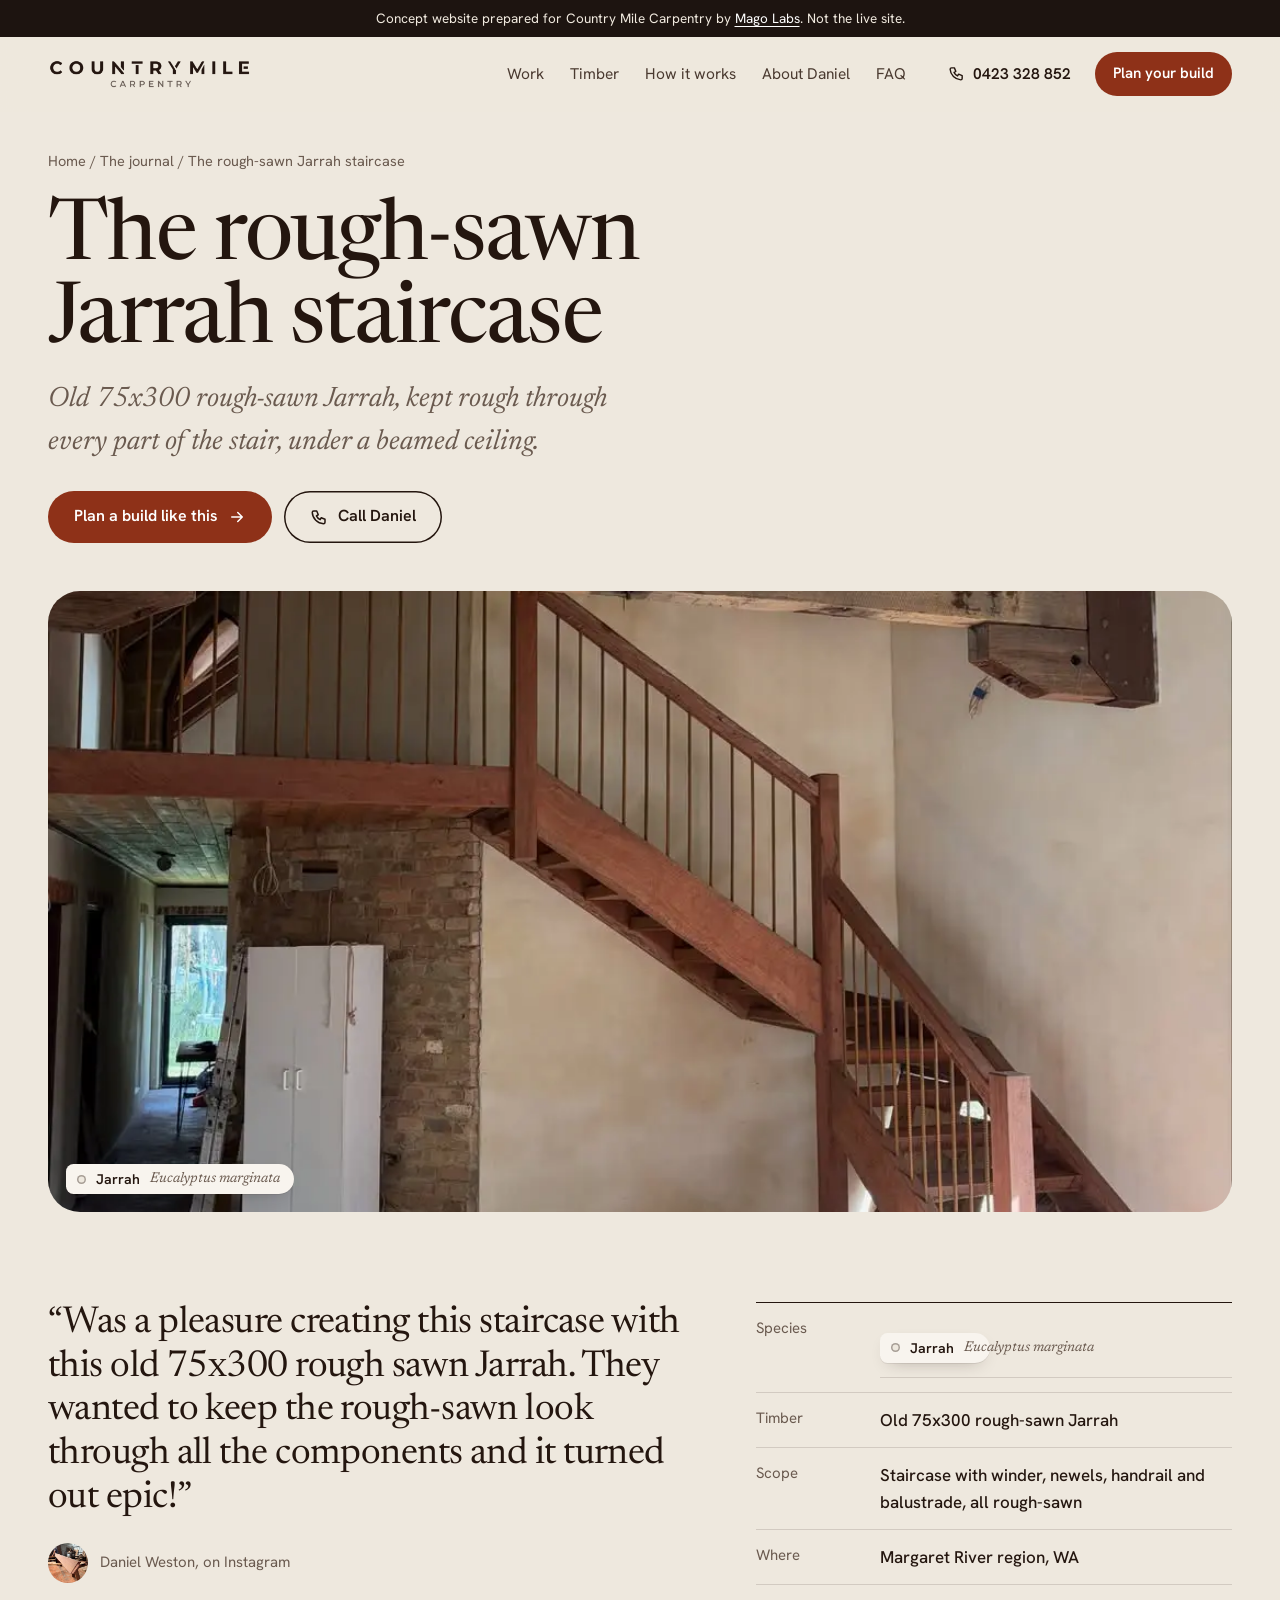
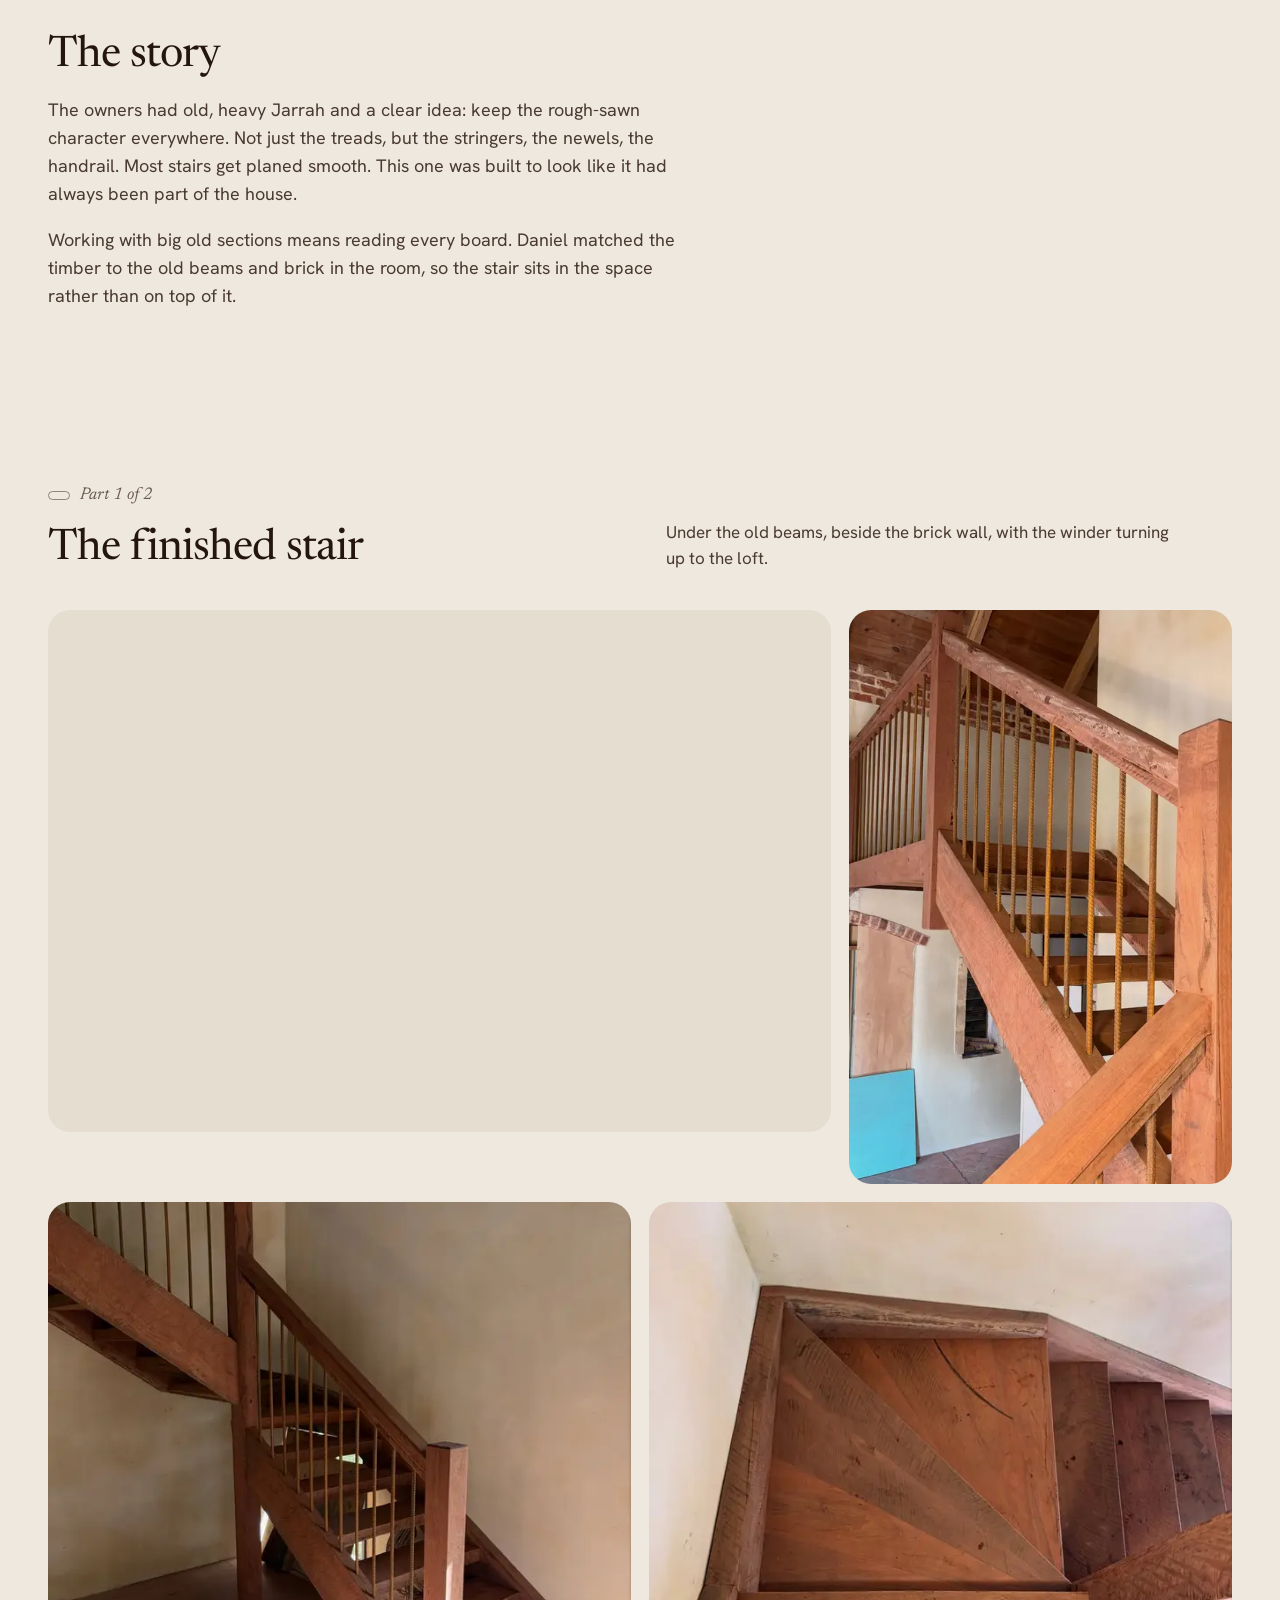
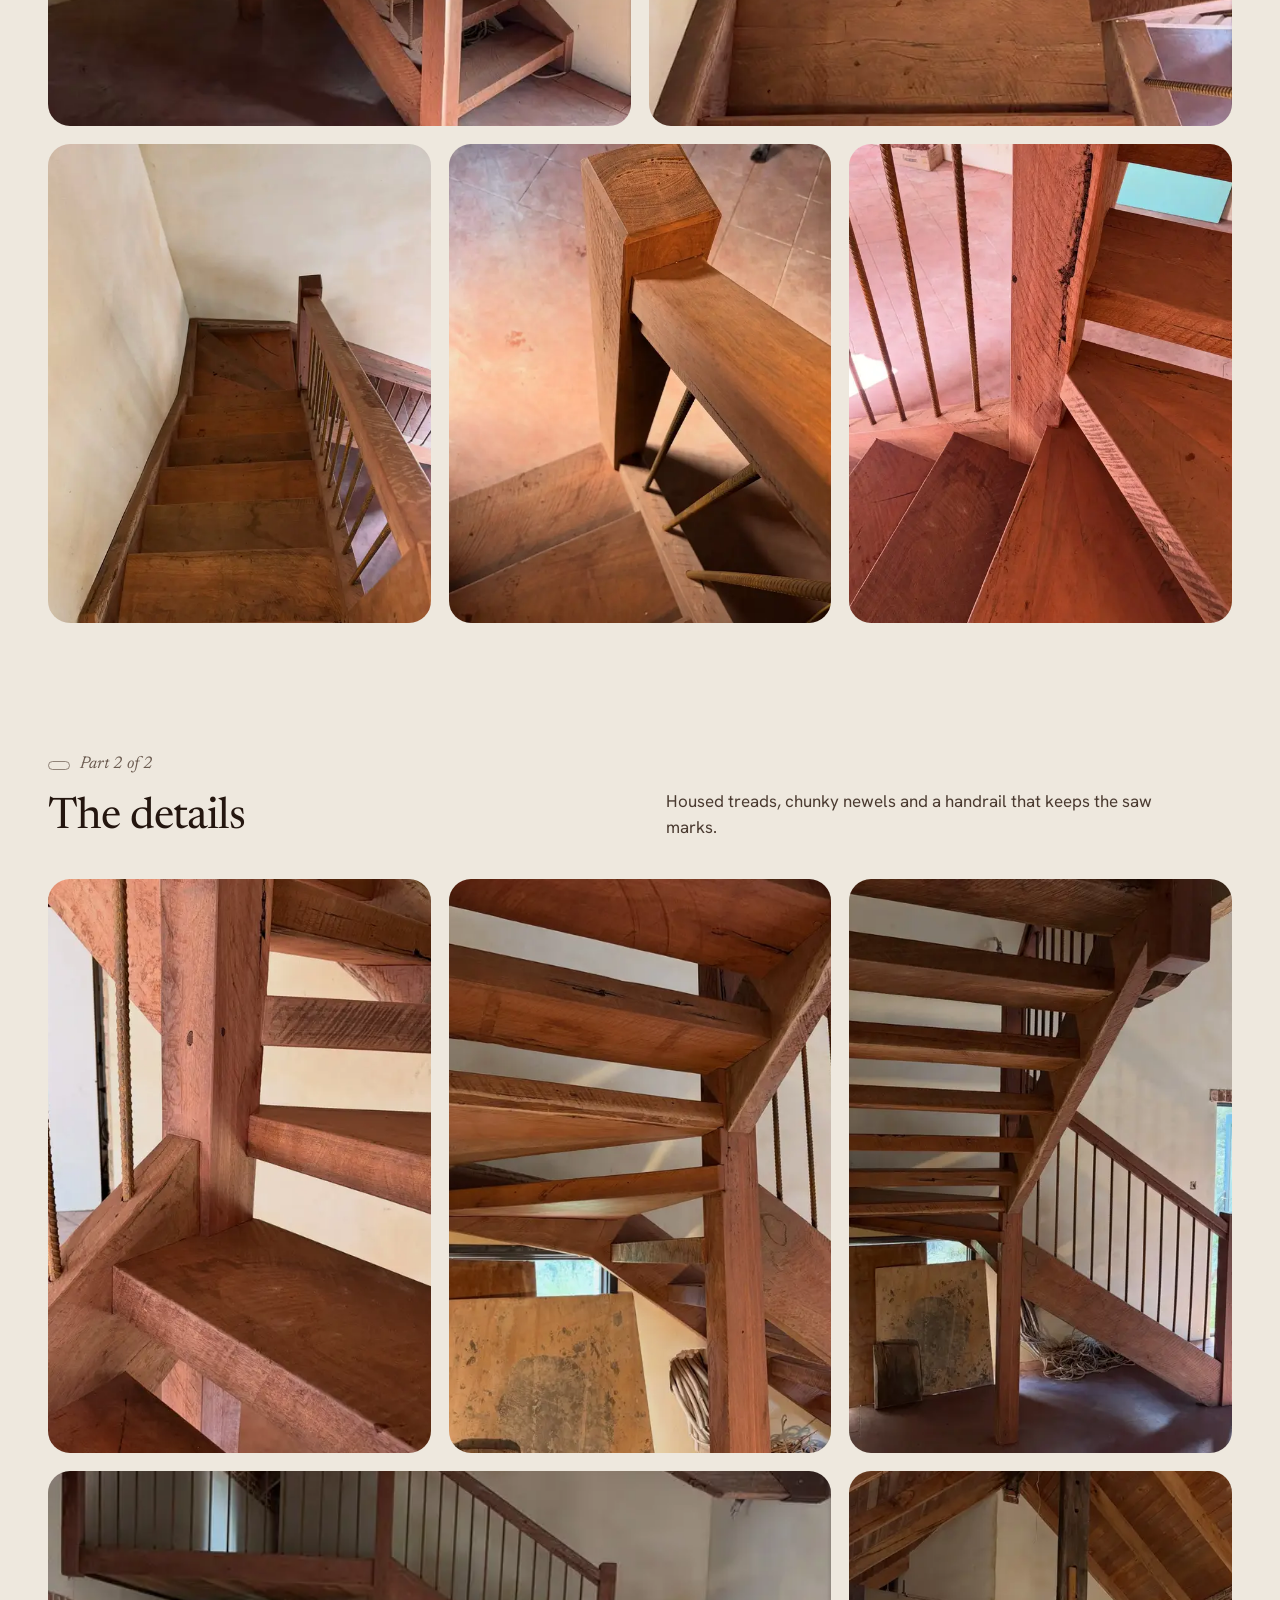
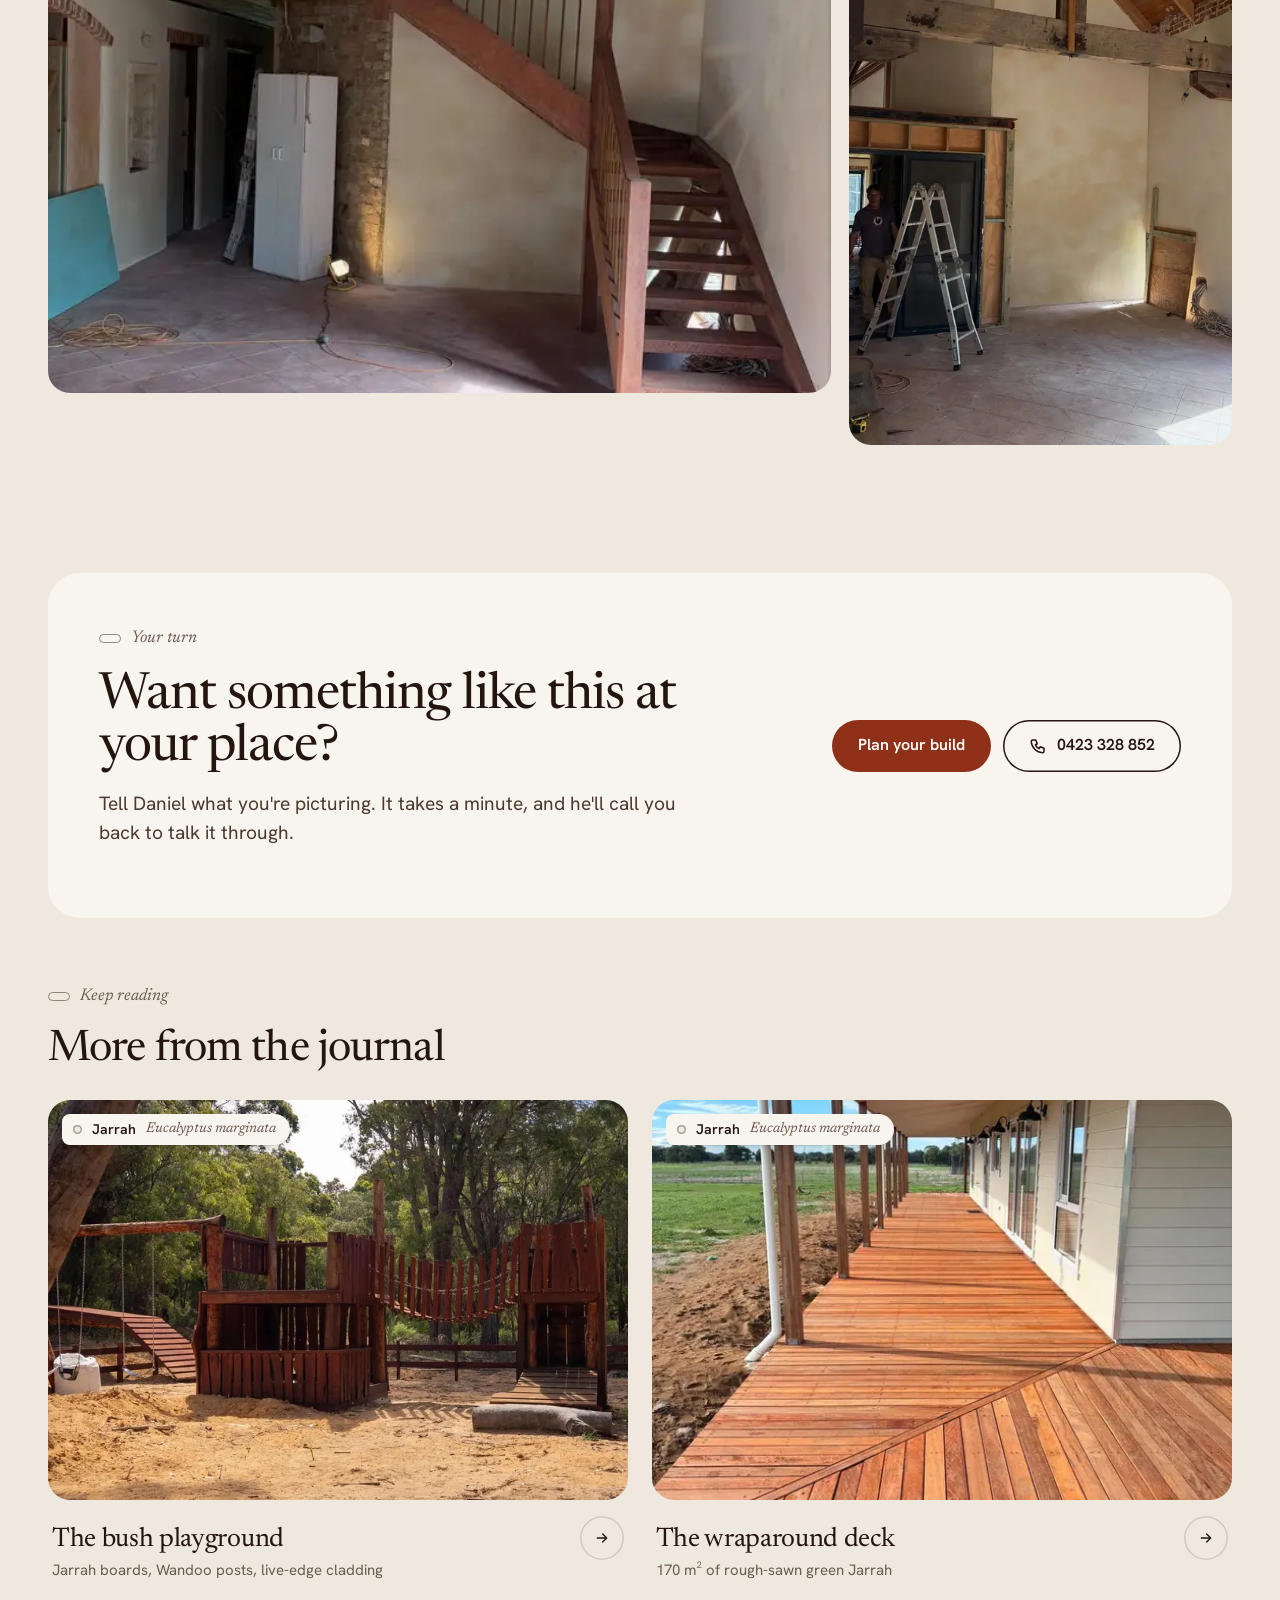
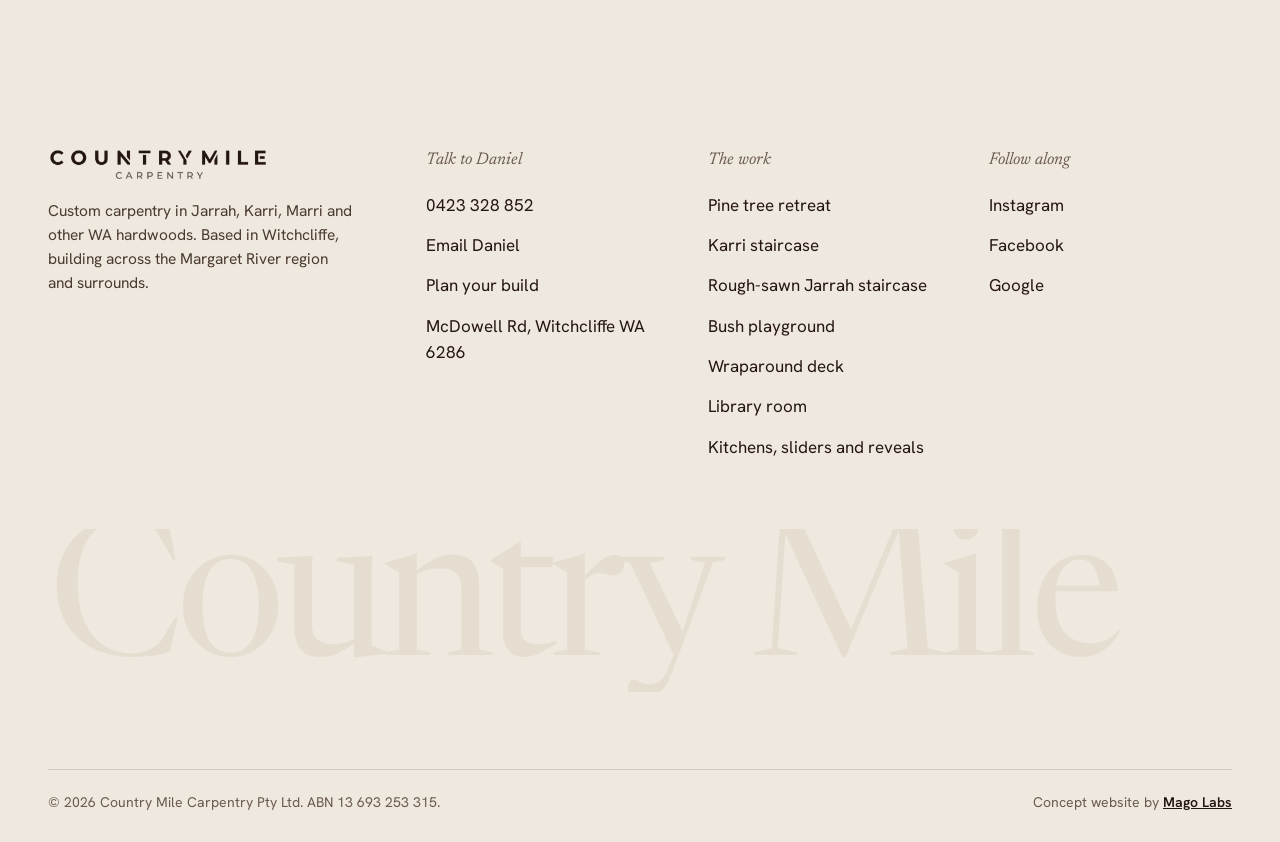
<file: projects/rough-sawn-jarrah-staircase.html>
<!doctype html>
<html lang="en-AU">
<head>
<meta charset="utf-8">
<meta name="viewport" content="width=device-width,initial-scale=1,viewport-fit=cover">
<title>The rough-sawn Jarrah staircase | Rough-sawn Jarrah staircase from old 75x300 timber | Country Mile Carpentry</title>
<meta name="description" content="Old 75x300 rough-sawn Jarrah, kept rough through every part of the stair, under a beamed ceiling. Custom carpentry by Daniel Weston, Country Mile Carpentry, Witchcliffe WA. Call 0423 328 852.">
<link rel="canonical" href="https://countrymilecarpentry.vercel.app/projects/rough-sawn-jarrah-staircase.html">
<meta name="robots" content="noindex">
<meta property="og:type" content="website">
<meta property="og:title" content="The rough-sawn Jarrah staircase | Rough-sawn Jarrah staircase from old 75x300 timber | Country Mile Carpentry">
<meta property="og:description" content="Old 75x300 rough-sawn Jarrah, kept rough through every part of the stair, under a beamed ceiling. Custom carpentry by Daniel Weston, Country Mile Carpentry, Witchcliffe WA. Call 0423 328 852.">
<meta property="og:url" content="https://countrymilecarpentry.vercel.app/projects/rough-sawn-jarrah-staircase.html">
<meta property="og:site_name" content="Country Mile Carpentry">
<meta property="og:locale" content="en_AU">
<meta property="og:image" content="https://countrymilecarpentry.vercel.app/img/og-share.jpg">
<meta property="og:image:secure_url" content="https://countrymilecarpentry.vercel.app/img/og-share.jpg">
<meta property="og:image:type" content="image/jpeg">
<meta property="og:image:width" content="1200">
<meta property="og:image:height" content="630">
<meta property="og:image:alt" content="Country Mile Carpentry: Jarrah sauna pavilion under an old pine, Margaret River region">
<meta name="twitter:card" content="summary_large_image">
<meta name="twitter:image" content="https://countrymilecarpentry.vercel.app/img/og-share.jpg">
<meta name="theme-color" content="#EEE8DE">
<link rel="icon" href="../favicon.svg" type="image/svg+xml">
<link rel="preload" href="../fonts/newsreader.woff2" as="font" type="font/woff2" crossorigin>
<link rel="preload" href="../fonts/hanken.woff2" as="font" type="font/woff2" crossorigin>
<link rel="stylesheet" href="../styles.css">
<script>document.documentElement.classList.add('js')</script>
<link rel="preload" as="image" href="../img/jarrah-stair-hall.webp"><script type="application/ld+json">{"@context": "https://schema.org", "@type": "CreativeWork", "name": "The rough-sawn Jarrah staircase", "about": "Rough-sawn Jarrah staircase from old 75x300 timber, Margaret River region", "creator": {"@type": "HomeAndConstructionBusiness", "name": "Country Mile Carpentry", "telephone": "+61423328852"}, "image": "https://countrymilecarpentry.vercel.app/img/jarrah-stair-hall.webp"}</script><script type="application/ld+json">{"@context": "https://schema.org", "@type": "BreadcrumbList", "itemListElement": [{"@type": "ListItem", "position": 1, "name": "Home", "item": "https://countrymilecarpentry.vercel.app/"}, {"@type": "ListItem", "position": 2, "name": "The rough-sawn Jarrah staircase", "item": "https://countrymilecarpentry.vercel.app/projects/rough-sawn-jarrah-staircase.html"}]}</script>
</head>
<body>
<a class="sr" href="#main">Skip to content</a>
<div class="demo-bar">Concept website prepared for Country Mile Carpentry by <a href="https://trades.magolabs.in/" target="_blank" rel="noopener">Mago Labs</a>. Not the live site.</div>
<header class="site-head">
 <div class="wrap head-in">
  <a class="brand" href="../index.html" aria-label="Country Mile Carpentry home"><img src="../img/logo-dark.png" width="1436" height="212" alt="Country Mile Carpentry"></a>
  <nav class="nav" id="nav" aria-label="Main">
   <a href="../index.html#work">Work</a>
   <a href="../index.html#timber">Timber</a>
   <a href="../index.html#process">How it works</a>
   <a href="../index.html#about">About Daniel</a>
   <a href="../index.html#faq">FAQ</a>
  </nav>
  <button class="menu-btn" aria-expanded="false" aria-controls="nav">Menu</button>
  <div class="head-cta">
   <a class="tel" href="tel:+61423328852" aria-label="Call Daniel on 0423 328 852"><svg viewBox="0 0 24 24" fill="none" stroke="currentColor" stroke-width="2" stroke-linecap="round" stroke-linejoin="round" aria-hidden="true"><path d="M5 4h4l2 5-2.5 1.5a11 11 0 0 0 5 5L15 13l5 2v4a2 2 0 0 1-2 2A16 16 0 0 1 3 6a2 2 0 0 1 2-2"/></svg><span>0423 328 852</span></a>
   <a class="btn sm" href="../index.html#plan">Plan your build</a>
  </div>
 </div>
</header>
<main id="main">

<div class="wrap">
 <nav class="crumbs" aria-label="Breadcrumb"><a href="../index.html">Home</a> / <a href="../index.html#work">The journal</a> / <span aria-current="page">The rough-sawn Jarrah staircase</span></nav>
 <section class="p-hero">
  <h1>The rough-sawn Jarrah staircase</h1>
  <p class="sub">Old 75x300 rough-sawn Jarrah, kept rough through every part of the stair, under a beamed ceiling.</p>
  <div class="hero-actions"><a class="btn" href="../index.html?build=stairs#plan">Plan a build like this <svg viewBox="0 0 24 24" fill="none" stroke="currentColor" stroke-width="2" stroke-linecap="round" stroke-linejoin="round" aria-hidden="true"><path d="M5 12h14M13 6l6 6-6 6"/></svg></a><a class="btn ghost" href="tel:+61423328852"><svg viewBox="0 0 24 24" fill="none" stroke="currentColor" stroke-width="2" stroke-linecap="round" stroke-linejoin="round" aria-hidden="true"><path d="M5 4h4l2 5-2.5 1.5a11 11 0 0 0 5 5L15 13l5 2v4a2 2 0 0 1-2 2A16 16 0 0 1 3 6a2 2 0 0 1 2-2"/></svg>Call Daniel</a></div>
  <div class="p-cover"><img src="../img/jarrah-stair-hall.webp" srcset="../thumbs/jarrah-stair-hall.webp 760w, ../img/jarrah-stair-hall.webp 1080w" sizes="100vw" width="1080" height="1241" alt="Rough-sawn Jarrah staircase under old timber beams" fetchpriority="high"><div class="tags"><span class="tag"><b>Jarrah</b><span class="latin">Eucalyptus marginata</span></span></div></div>
 </section>
 <div class="p-intro">
  <div>
   <blockquote>&ldquo;Was a pleasure creating this staircase with this old 75x300 rough sawn Jarrah. They wanted to keep the rough-sawn look through all the components and it turned out epic!&rdquo;<cite><img src="../img/daniel-shed.webp" srcset="../thumbs/daniel-shed.webp 760w, ../img/daniel-shed.webp 1080w" sizes="40px" width="1080" height="1440" alt="" loading="lazy" decoding="async">Daniel Weston, on Instagram</cite></blockquote>
   <div class="p-copy" style="margin-top:clamp(36px,4vw,56px)"><h2>The story</h2><p>The owners had old, heavy Jarrah and a clear idea: keep the rough-sawn character everywhere. Not just the treads, but the stringers, the newels, the handrail. Most stairs get planed smooth. This one was built to look like it had always been part of the house.</p><p>Working with big old sections means reading every board. Daniel matched the timber to the old beams and brick in the room, so the stair sits in the space rather than on top of it.</p></div>
  </div>
  <div><dl class="spec"><div><dt>Species</dt><dd><div class="tags" style="margin-top:2px"><span class="tag"><b>Jarrah</b><span class="latin">Eucalyptus marginata</span></span></div></dd></div><div><dt>Timber</dt><dd>Old 75x300 rough-sawn Jarrah</dd></div><div><dt>Scope</dt><dd>Staircase with winder, newels, handrail and balustrade, all rough-sawn</dd></div><div><dt>Where</dt><dd>Margaret River region, WA</dd></div></dl></div>
 </div>
 <section class="chapter" aria-labelledby="ch0">
 <div class="chapter-head"><div><div class="label">Part 1 of 2</div><h2 id="ch0" style="font-size:clamp(30px,3.4vw,46px)">The finished stair</h2></div><p>Under the old beams, beside the brick wall, with the winder turning up to the loft.</p></div>
 <div class="gal" data-lb><button data-full="../img/jarrah-stair-hall.webp" class="g-w" aria-label="Open photo: Rough-sawn Jarrah staircase under old timber beams"><img src="../img/jarrah-stair-hall.webp" srcset="../thumbs/jarrah-stair-hall.webp 760w, ../img/jarrah-stair-hall.webp 1080w" sizes="(max-width: 900px) 50vw, 33vw" width="1080" height="1241" alt="Rough-sawn Jarrah staircase under old timber beams" loading="lazy" decoding="async"></button><button data-full="../img/jarrah-stair-rail.webp" class="g-t" aria-label="Open photo: Rough-sawn Jarrah handrail and newel post"><img src="../img/jarrah-stair-rail.webp" srcset="../thumbs/jarrah-stair-rail.webp 760w, ../img/jarrah-stair-rail.webp 1080w" sizes="(max-width: 900px) 50vw, 33vw" width="1080" height="1241" alt="Rough-sawn Jarrah handrail and newel post" loading="lazy" decoding="async"></button><button data-full="../img/jarrah-stair-up.webp" class="g-h" aria-label="Open photo: Looking up the rough-sawn Jarrah stair"><img src="../img/jarrah-stair-up.webp" srcset="../thumbs/jarrah-stair-up.webp 760w, ../img/jarrah-stair-up.webp 1080w" sizes="(max-width: 900px) 50vw, 33vw" width="1080" height="1241" alt="Looking up the rough-sawn Jarrah stair" loading="lazy" decoding="async"></button><button data-full="../img/jarrah-stair-top.webp" class="g-h" aria-label="Open photo: Winder treads at the top of the Jarrah stair"><img src="../img/jarrah-stair-top.webp" srcset="../thumbs/jarrah-stair-top.webp 760w, ../img/jarrah-stair-top.webp 1080w" sizes="(max-width: 900px) 50vw, 33vw" width="1080" height="1241" alt="Winder treads at the top of the Jarrah stair" loading="lazy" decoding="async"></button><button data-full="../img/jarrah-stair-a.webp" class="g-s" aria-label="Open photo: Rough-sawn Jarrah treads from above"><img src="../img/jarrah-stair-a.webp" srcset="../thumbs/jarrah-stair-a.webp 760w, ../img/jarrah-stair-a.webp 1080w" sizes="(max-width: 900px) 50vw, 33vw" width="1080" height="1241" alt="Rough-sawn Jarrah treads from above" loading="lazy" decoding="async"></button><button data-full="../img/jarrah-stair-b.webp" class="g-s" aria-label="Open photo: Newel post top detail in rough-sawn Jarrah"><img src="../img/jarrah-stair-b.webp" srcset="../thumbs/jarrah-stair-b.webp 760w, ../img/jarrah-stair-b.webp 1080w" sizes="(max-width: 900px) 50vw, 33vw" width="1080" height="1241" alt="Newel post top detail in rough-sawn Jarrah" loading="lazy" decoding="async"></button><button data-full="../img/jarrah-stair-c.webp" class="g-s" aria-label="Open photo: Jarrah stringer and treads close up"><img src="../img/jarrah-stair-c.webp" srcset="../thumbs/jarrah-stair-c.webp 760w, ../img/jarrah-stair-c.webp 1080w" sizes="(max-width: 900px) 50vw, 33vw" width="1080" height="1241" alt="Jarrah stringer and treads close up" loading="lazy" decoding="async"></button></div>
</section><section class="chapter" aria-labelledby="ch1">
 <div class="chapter-head"><div><div class="label">Part 2 of 2</div><h2 id="ch1" style="font-size:clamp(30px,3.4vw,46px)">The details</h2></div><p>Housed treads, chunky newels and a handrail that keeps the saw marks.</p></div>
 <div class="gal" data-lb><button data-full="../img/jarrah-stair-d.webp" class="g-t" aria-label="Open photo: Jarrah winder treads close up"><img src="../img/jarrah-stair-d.webp" srcset="../thumbs/jarrah-stair-d.webp 760w, ../img/jarrah-stair-d.webp 1080w" sizes="(max-width: 900px) 50vw, 33vw" width="1080" height="1241" alt="Jarrah winder treads close up" loading="lazy" decoding="async"></button><button data-full="../img/jarrah-stair-e.webp" class="g-t" aria-label="Open photo: Jarrah balustrade from the landing"><img src="../img/jarrah-stair-e.webp" srcset="../thumbs/jarrah-stair-e.webp 760w, ../img/jarrah-stair-e.webp 1080w" sizes="(max-width: 900px) 50vw, 33vw" width="1080" height="1241" alt="Jarrah balustrade from the landing" loading="lazy" decoding="async"></button><button data-full="../img/jarrah-stair-f.webp" class="g-t" aria-label="Open photo: Jarrah stair turning at the winder"><img src="../img/jarrah-stair-f.webp" srcset="../thumbs/jarrah-stair-f.webp 760w, ../img/jarrah-stair-f.webp 1080w" sizes="(max-width: 900px) 50vw, 33vw" width="1080" height="1241" alt="Jarrah stair turning at the winder" loading="lazy" decoding="async"></button><button data-full="../img/jarrah-stair-g.webp" class="g-w" aria-label="Open photo: The Jarrah stair rising to the loft"><img src="../img/jarrah-stair-g.webp" srcset="../thumbs/jarrah-stair-g.webp 760w, ../img/jarrah-stair-g.webp 1080w" sizes="(max-width: 900px) 50vw, 33vw" width="1080" height="1241" alt="The Jarrah stair rising to the loft" loading="lazy" decoding="async"></button><button data-full="../img/jarrah-stair-site.webp" class="g-t" aria-label="Open photo: The room before the stair was finished"><img src="../img/jarrah-stair-site.webp" srcset="../thumbs/jarrah-stair-site.webp 760w, ../img/jarrah-stair-site.webp 1080w" sizes="(max-width: 900px) 50vw, 33vw" width="1080" height="1241" alt="The room before the stair was finished" loading="lazy" decoding="async"></button></div>
</section>
 <section class="chapter">
  <div class="p-cta" data-rv>
   <div><div class="label">Your turn</div><h2>Want something like this at your place?</h2><p class="lede" style="margin-top:14px">Tell Daniel what you're picturing. It takes a minute, and he'll call you back to talk it through.</p></div>
   <div class="acts"><a class="btn" href="../index.html?build=stairs#plan">Plan your build</a><a class="btn ghost" href="tel:+61423328852"><svg viewBox="0 0 24 24" fill="none" stroke="currentColor" stroke-width="2" stroke-linecap="round" stroke-linejoin="round" aria-hidden="true"><path d="M5 4h4l2 5-2.5 1.5a11 11 0 0 0 5 5L15 13l5 2v4a2 2 0 0 1-2 2A16 16 0 0 1 3 6a2 2 0 0 1 2-2"/></svg>0423 328 852</a></div>
  </div>
 </section>
 <section class="chapter" aria-labelledby="more-h" style="padding-top:0">
  <div class="label">Keep reading</div><h2 id="more-h" style="font-size:clamp(30px,3.4vw,46px);margin-bottom:28px">More from the journal</h2>
  <div class="next"><a class="story " href="../projects/bush-playground.html" data-rv>
 <div class="ph"><span class="tag"><b>Jarrah</b><span class="latin">Eucalyptus marginata</span></span><img src="../img/play-wide.webp" srcset="../thumbs/play-wide.webp 760w, ../img/play-wide.webp 1440w" sizes="(max-width: 900px) 100vw, 50vw" width="1440" height="961" alt="The bush playground" loading="lazy" decoding="async"></div>
 <div class="meta"><div><h3>The bush playground</h3><p>Jarrah boards, Wandoo posts, live-edge cladding</p></div><span class="go" aria-hidden="true"><svg viewBox="0 0 24 24" fill="none" stroke="currentColor" stroke-width="2" stroke-linecap="round" stroke-linejoin="round" aria-hidden="true"><path d="M5 12h14M13 6l6 6-6 6"/></svg></span></div>
</a><a class="story " href="../projects/wraparound-deck.html" data-rv>
 <div class="ph"><span class="tag"><b>Jarrah</b><span class="latin">Eucalyptus marginata</span></span><img src="../img/wrap-run.webp" srcset="../thumbs/wrap-run.webp 760w, ../img/wrap-run.webp 1080w" sizes="(max-width: 900px) 100vw, 50vw" width="1080" height="1440" alt="The wraparound deck" loading="lazy" decoding="async"></div>
 <div class="meta"><div><h3>The wraparound deck</h3><p>170 m² of rough-sawn green Jarrah</p></div><span class="go" aria-hidden="true"><svg viewBox="0 0 24 24" fill="none" stroke="currentColor" stroke-width="2" stroke-linecap="round" stroke-linejoin="round" aria-hidden="true"><path d="M5 12h14M13 6l6 6-6 6"/></svg></span></div>
</a></div>
 </section>
</div>
</main>
<footer class="foot">
 <div class="wrap">
  <div class="foot-grid">
   <div>
    <img class="logo" src="../img/logo-dark.png" width="1436" height="212" alt="Country Mile Carpentry" loading="lazy">
    <p>Custom carpentry in Jarrah, Karri, Marri and other WA hardwoods. Based in Witchcliffe, building across the Margaret River region and surrounds.</p>
   </div>
   <div><h4>Talk to Daniel</h4><ul>
    <li><a href="tel:+61423328852">0423 328 852</a></li>
    <li><a href="mailto:Countrymilecarpentry@hotmail.com">Email Daniel</a></li>
    <li><a href="../index.html#plan">Plan your build</a></li>
    <li><a href="https://www.google.com/maps/search/?api=1&query=Country+Mile+Carpentry+Witchcliffe+WA" target="_blank" rel="noopener">McDowell Rd, Witchcliffe WA 6286</a></li>
   </ul></div>
   <div><h4>The work</h4><ul><li><a href="../projects/pine-tree-retreat.html">Pine tree retreat</a></li><li><a href="../projects/karri-staircase.html">Karri staircase</a></li><li><a href="../projects/rough-sawn-jarrah-staircase.html">Rough-sawn Jarrah staircase</a></li><li><a href="../projects/bush-playground.html">Bush playground</a></li><li><a href="../projects/wraparound-deck.html">Wraparound deck</a></li><li><a href="../projects/library-room.html">Library room</a></li><li><a href="../projects/kitchens-sliders-reveals.html">Kitchens, sliders and reveals</a></li></ul></div>
   <div><h4>Follow along</h4><ul>
    <li><a href="https://www.instagram.com/countrymilecarpentry/" target="_blank" rel="noopener">Instagram</a></li>
    <li><a href="https://www.facebook.com/profile.php?id=61584811137243" target="_blank" rel="noopener">Facebook</a></li>
    <li><a href="https://www.google.com/maps/search/?api=1&query=Country+Mile+Carpentry+Witchcliffe+WA" target="_blank" rel="noopener">Google</a></li>
   </ul></div>
  </div>
  <div class="giant" aria-hidden="true">Country Mile</div>
  <div class="foot-base">
   <span>&copy; 2026 Country Mile Carpentry Pty Ltd. ABN 13 693 253 315.</span>
   <span>Concept website by <a href="https://trades.magolabs.in/" target="_blank" rel="noopener">Mago Labs</a></span>
  </div>
 </div>
</footer>
<div class="dock" aria-label="Quick contact">
 <a href="tel:+61423328852"><svg viewBox="0 0 24 24" fill="none" stroke="currentColor" stroke-width="2" stroke-linecap="round" stroke-linejoin="round" aria-hidden="true"><path d="M5 4h4l2 5-2.5 1.5a11 11 0 0 0 5 5L15 13l5 2v4a2 2 0 0 1-2 2A16 16 0 0 1 3 6a2 2 0 0 1 2-2"/></svg>Call Daniel</a>
 <a href="../index.html#plan">Plan your build</a>
</div>
<script src="../site.js" defer></script>
</body>
</html>
</file>
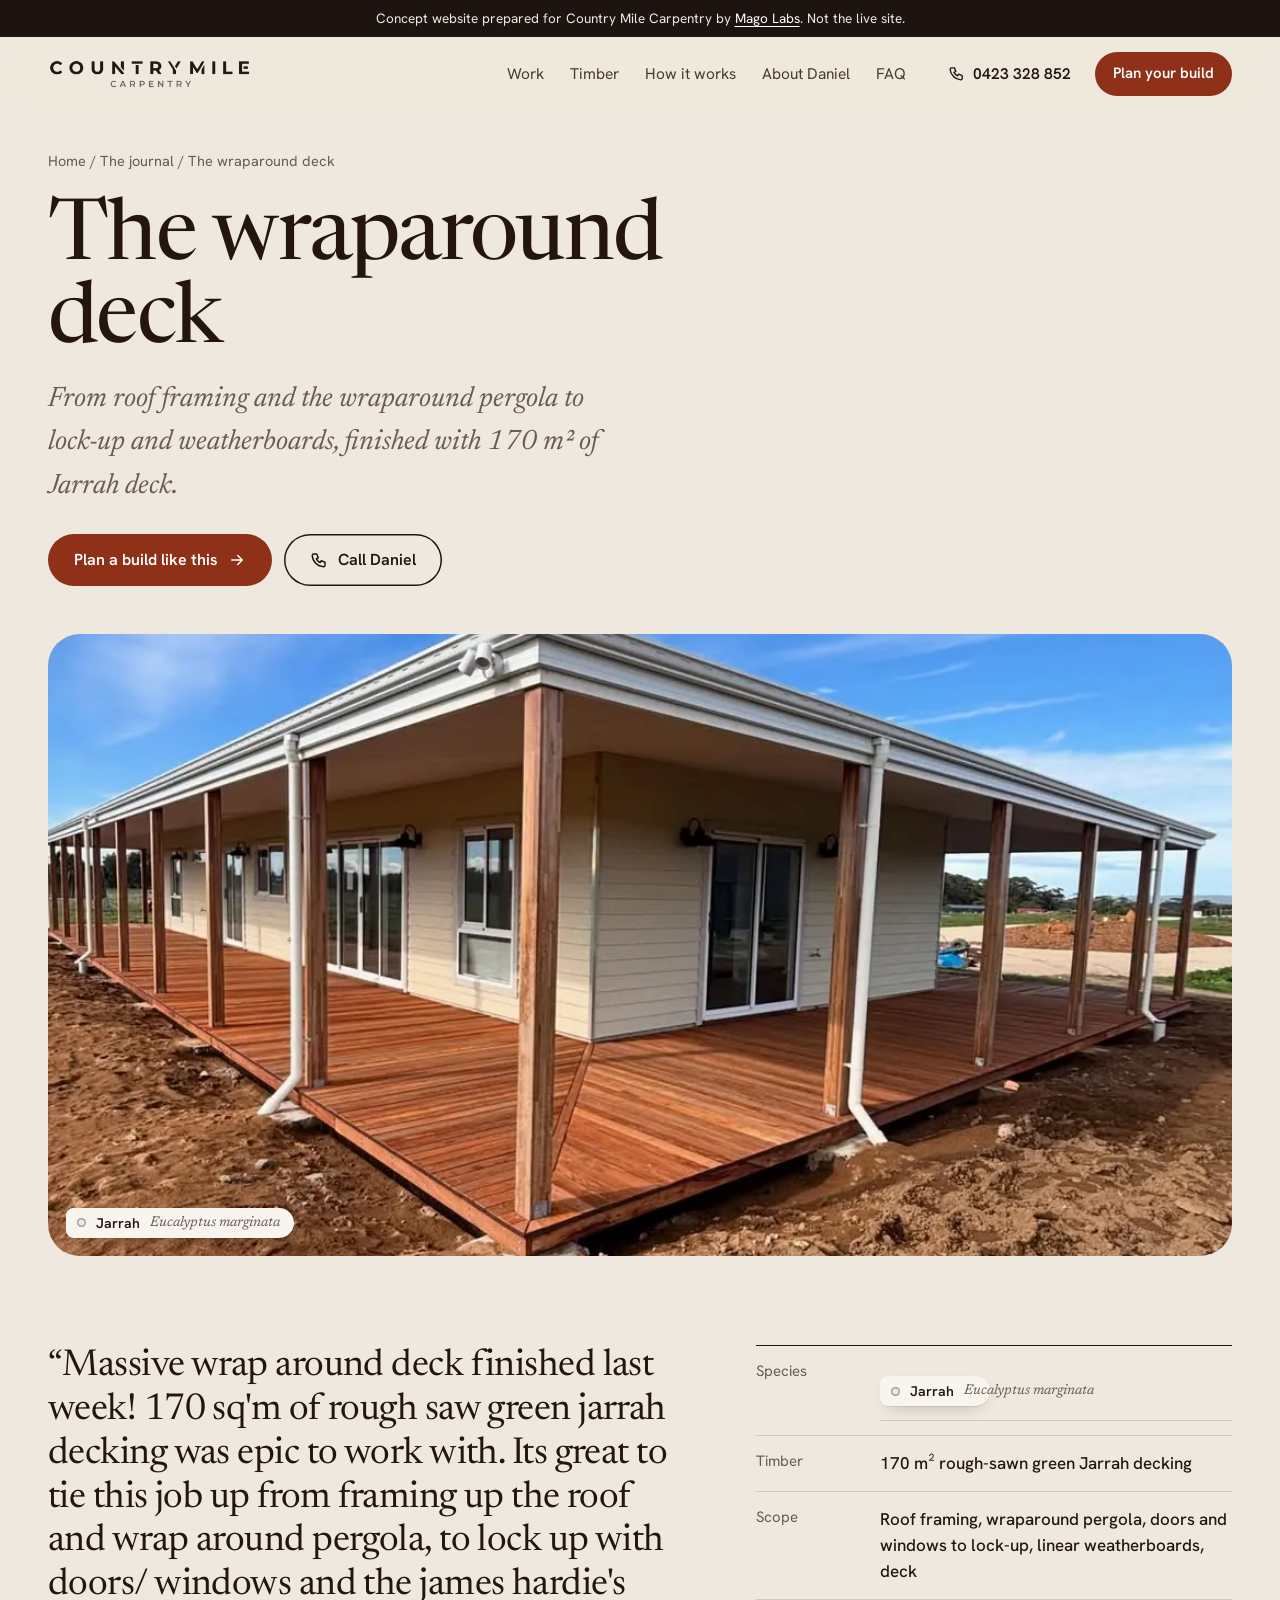
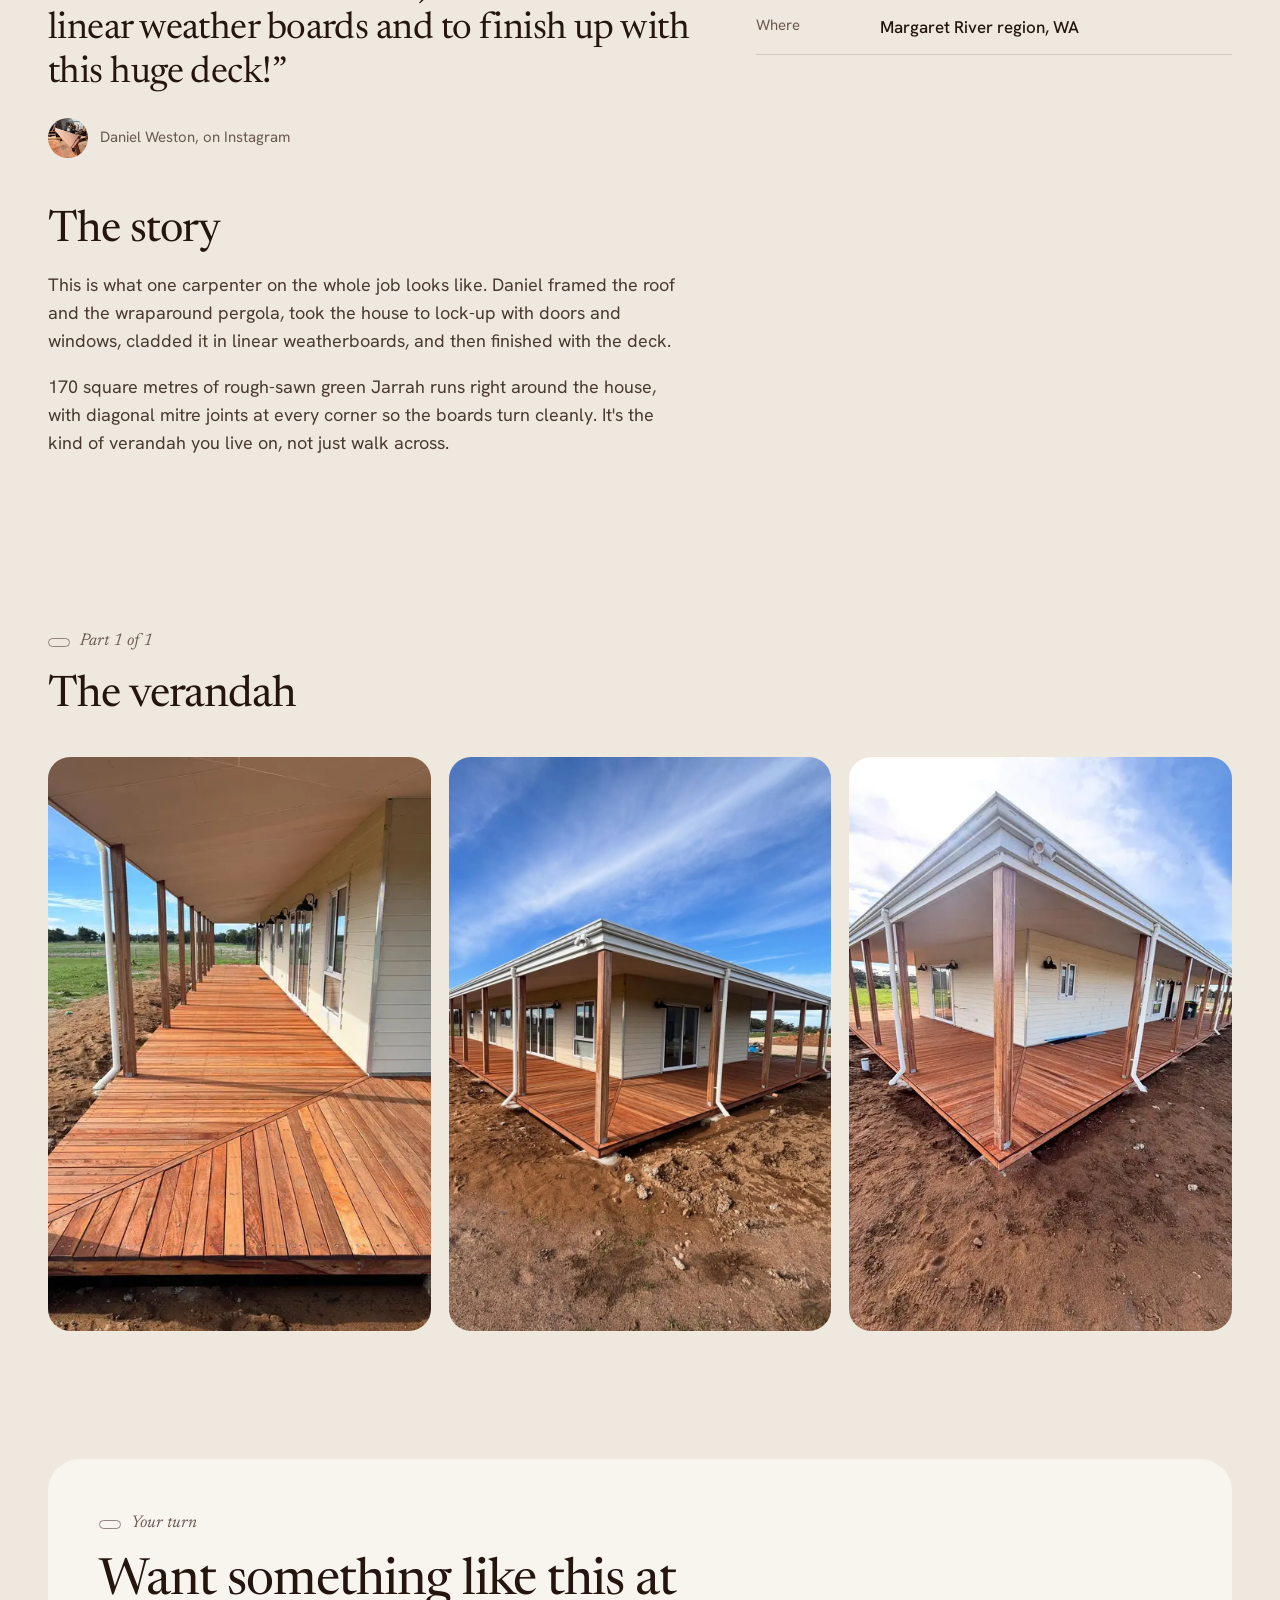
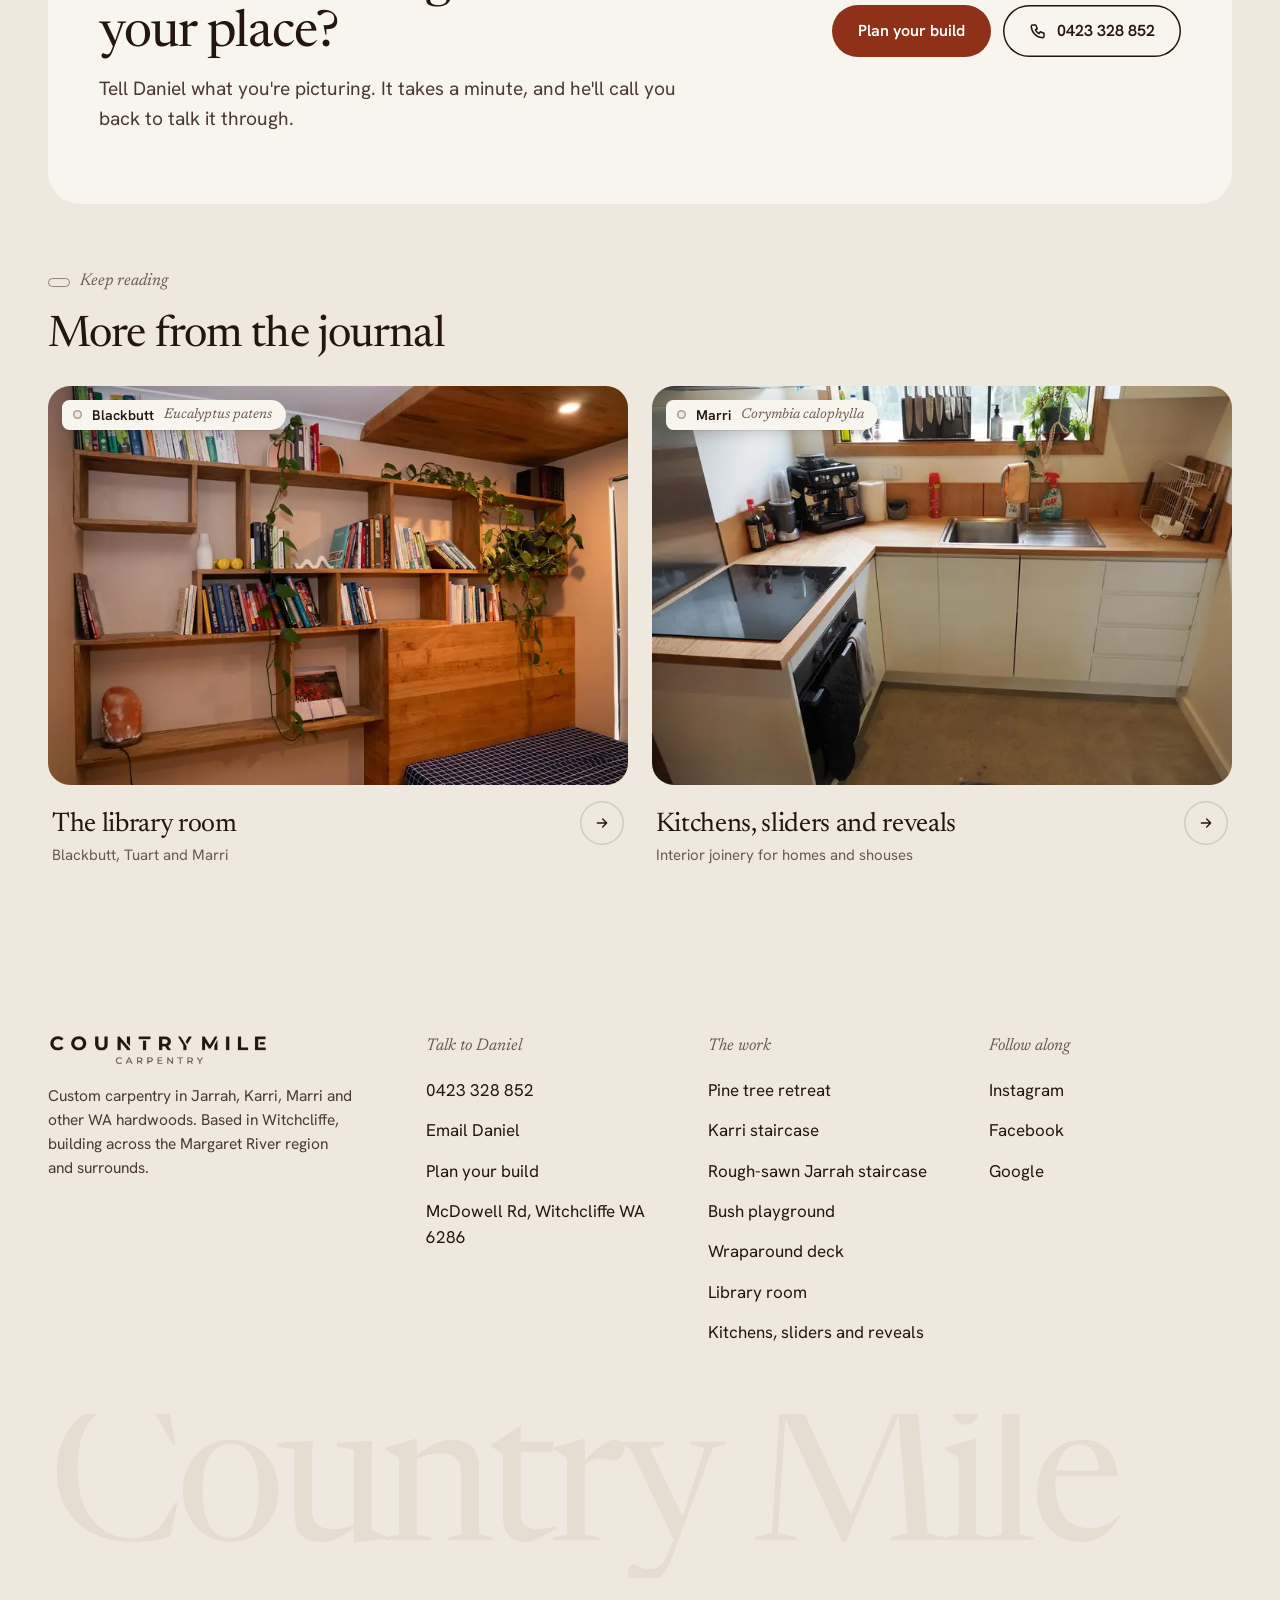
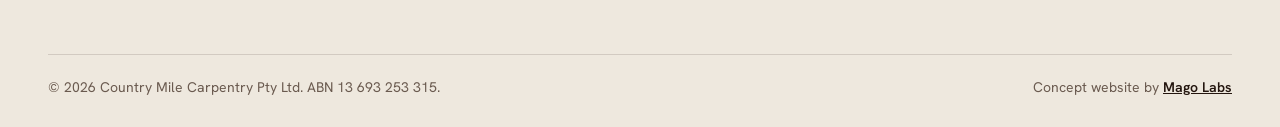
<file: projects/wraparound-deck.html>
<!doctype html>
<html lang="en-AU">
<head>
<meta charset="utf-8">
<meta name="viewport" content="width=device-width,initial-scale=1,viewport-fit=cover">
<title>The wraparound deck | 170 m² wraparound Jarrah deck and verandah | Country Mile Carpentry</title>
<meta name="description" content="From roof framing and the wraparound pergola to lock-up and weatherboards, finished with 170 m² of Jarrah deck. Custom carpentry by Daniel Weston, Country Mile Carpentry, Witchcliffe WA. Call 0423 328 852.">
<link rel="canonical" href="https://countrymilecarpentry.vercel.app/projects/wraparound-deck.html">
<meta name="robots" content="noindex">
<meta property="og:type" content="website">
<meta property="og:title" content="The wraparound deck | 170 m² wraparound Jarrah deck and verandah | Country Mile Carpentry">
<meta property="og:description" content="From roof framing and the wraparound pergola to lock-up and weatherboards, finished with 170 m² of Jarrah deck. Custom carpentry by Daniel Weston, Country Mile Carpentry, Witchcliffe WA. Call 0423 328 852.">
<meta property="og:url" content="https://countrymilecarpentry.vercel.app/projects/wraparound-deck.html">
<meta property="og:site_name" content="Country Mile Carpentry">
<meta property="og:locale" content="en_AU">
<meta property="og:image" content="https://countrymilecarpentry.vercel.app/img/og-share.jpg">
<meta property="og:image:secure_url" content="https://countrymilecarpentry.vercel.app/img/og-share.jpg">
<meta property="og:image:type" content="image/jpeg">
<meta property="og:image:width" content="1200">
<meta property="og:image:height" content="630">
<meta property="og:image:alt" content="Country Mile Carpentry: Jarrah sauna pavilion under an old pine, Margaret River region">
<meta name="twitter:card" content="summary_large_image">
<meta name="twitter:image" content="https://countrymilecarpentry.vercel.app/img/og-share.jpg">
<meta name="theme-color" content="#EEE8DE">
<link rel="icon" href="../favicon.svg" type="image/svg+xml">
<link rel="preload" href="../fonts/newsreader.woff2" as="font" type="font/woff2" crossorigin>
<link rel="preload" href="../fonts/hanken.woff2" as="font" type="font/woff2" crossorigin>
<link rel="stylesheet" href="../styles.css">
<script>document.documentElement.classList.add('js')</script>
<link rel="preload" as="image" href="../img/wrap-corner.webp"><script type="application/ld+json">{"@context": "https://schema.org", "@type": "CreativeWork", "name": "The wraparound deck", "about": "170 m\u00b2 wraparound Jarrah deck and verandah, Margaret River region", "creator": {"@type": "HomeAndConstructionBusiness", "name": "Country Mile Carpentry", "telephone": "+61423328852"}, "image": "https://countrymilecarpentry.vercel.app/img/wrap-corner.webp"}</script><script type="application/ld+json">{"@context": "https://schema.org", "@type": "BreadcrumbList", "itemListElement": [{"@type": "ListItem", "position": 1, "name": "Home", "item": "https://countrymilecarpentry.vercel.app/"}, {"@type": "ListItem", "position": 2, "name": "The wraparound deck", "item": "https://countrymilecarpentry.vercel.app/projects/wraparound-deck.html"}]}</script>
</head>
<body>
<a class="sr" href="#main">Skip to content</a>
<div class="demo-bar">Concept website prepared for Country Mile Carpentry by <a href="https://trades.magolabs.in/" target="_blank" rel="noopener">Mago Labs</a>. Not the live site.</div>
<header class="site-head">
 <div class="wrap head-in">
  <a class="brand" href="../index.html" aria-label="Country Mile Carpentry home"><img src="../img/logo-dark.png" width="1436" height="212" alt="Country Mile Carpentry"></a>
  <nav class="nav" id="nav" aria-label="Main">
   <a href="../index.html#work">Work</a>
   <a href="../index.html#timber">Timber</a>
   <a href="../index.html#process">How it works</a>
   <a href="../index.html#about">About Daniel</a>
   <a href="../index.html#faq">FAQ</a>
  </nav>
  <button class="menu-btn" aria-expanded="false" aria-controls="nav">Menu</button>
  <div class="head-cta">
   <a class="tel" href="tel:+61423328852" aria-label="Call Daniel on 0423 328 852"><svg viewBox="0 0 24 24" fill="none" stroke="currentColor" stroke-width="2" stroke-linecap="round" stroke-linejoin="round" aria-hidden="true"><path d="M5 4h4l2 5-2.5 1.5a11 11 0 0 0 5 5L15 13l5 2v4a2 2 0 0 1-2 2A16 16 0 0 1 3 6a2 2 0 0 1 2-2"/></svg><span>0423 328 852</span></a>
   <a class="btn sm" href="../index.html#plan">Plan your build</a>
  </div>
 </div>
</header>
<main id="main">

<div class="wrap">
 <nav class="crumbs" aria-label="Breadcrumb"><a href="../index.html">Home</a> / <a href="../index.html#work">The journal</a> / <span aria-current="page">The wraparound deck</span></nav>
 <section class="p-hero">
  <h1>The wraparound deck</h1>
  <p class="sub">From roof framing and the wraparound pergola to lock-up and weatherboards, finished with 170 m² of Jarrah deck.</p>
  <div class="hero-actions"><a class="btn" href="../index.html?build=deck#plan">Plan a build like this <svg viewBox="0 0 24 24" fill="none" stroke="currentColor" stroke-width="2" stroke-linecap="round" stroke-linejoin="round" aria-hidden="true"><path d="M5 12h14M13 6l6 6-6 6"/></svg></a><a class="btn ghost" href="tel:+61423328852"><svg viewBox="0 0 24 24" fill="none" stroke="currentColor" stroke-width="2" stroke-linecap="round" stroke-linejoin="round" aria-hidden="true"><path d="M5 4h4l2 5-2.5 1.5a11 11 0 0 0 5 5L15 13l5 2v4a2 2 0 0 1-2 2A16 16 0 0 1 3 6a2 2 0 0 1 2-2"/></svg>Call Daniel</a></div>
  <div class="p-cover"><img src="../img/wrap-corner.webp" srcset="../thumbs/wrap-corner.webp 760w, ../img/wrap-corner.webp 1080w" sizes="100vw" width="1080" height="1440" alt="The wraparound deck, finished" fetchpriority="high"><div class="tags"><span class="tag"><b>Jarrah</b><span class="latin">Eucalyptus marginata</span></span></div></div>
 </section>
 <div class="p-intro">
  <div>
   <blockquote>&ldquo;Massive wrap around deck finished last week! 170 sq'm of rough saw green jarrah decking was epic to work with. Its great to tie this job up from framing up the roof and wrap around pergola, to lock up with doors/ windows and the james hardie's linear weather boards and to finish up with this huge deck!&rdquo;<cite><img src="../img/daniel-shed.webp" srcset="../thumbs/daniel-shed.webp 760w, ../img/daniel-shed.webp 1080w" sizes="40px" width="1080" height="1440" alt="" loading="lazy" decoding="async">Daniel Weston, on Instagram</cite></blockquote>
   <div class="p-copy" style="margin-top:clamp(36px,4vw,56px)"><h2>The story</h2><p>This is what one carpenter on the whole job looks like. Daniel framed the roof and the wraparound pergola, took the house to lock-up with doors and windows, cladded it in linear weatherboards, and then finished with the deck.</p><p>170 square metres of rough-sawn green Jarrah runs right around the house, with diagonal mitre joints at every corner so the boards turn cleanly. It's the kind of verandah you live on, not just walk across.</p></div>
  </div>
  <div><dl class="spec"><div><dt>Species</dt><dd><div class="tags" style="margin-top:2px"><span class="tag"><b>Jarrah</b><span class="latin">Eucalyptus marginata</span></span></div></dd></div><div><dt>Timber</dt><dd>170 m² rough-sawn green Jarrah decking</dd></div><div><dt>Scope</dt><dd>Roof framing, wraparound pergola, doors and windows to lock-up, linear weatherboards, deck</dd></div><div><dt>Where</dt><dd>Margaret River region, WA</dd></div></dl></div>
 </div>
 <section class="chapter" aria-labelledby="ch0">
 <div class="chapter-head"><div><div class="label">Part 1 of 1</div><h2 id="ch0" style="font-size:clamp(30px,3.4vw,46px)">The verandah</h2></div><span></span></div>
 <div class="gal" data-lb><button data-full="../img/wrap-run.webp" class="g-t" aria-label="Open photo: Long run of Jarrah verandah with a diagonal mitre at the corner"><img src="../img/wrap-run.webp" srcset="../thumbs/wrap-run.webp 760w, ../img/wrap-run.webp 1080w" sizes="(max-width: 900px) 50vw, 33vw" width="1080" height="1440" alt="Long run of Jarrah verandah with a diagonal mitre at the corner" loading="lazy" decoding="async"></button><button data-full="../img/wrap-corner.webp" class="g-t" aria-label="Open photo: Wraparound Jarrah deck at the corner of the house"><img src="../img/wrap-corner.webp" srcset="../thumbs/wrap-corner.webp 760w, ../img/wrap-corner.webp 1080w" sizes="(max-width: 900px) 50vw, 33vw" width="1080" height="1440" alt="Wraparound Jarrah deck at the corner of the house" loading="lazy" decoding="async"></button><button data-full="../img/wrap-corner-b.webp" class="g-t" aria-label="Open photo: Wide view of the wraparound deck and posts"><img src="../img/wrap-corner-b.webp" srcset="../thumbs/wrap-corner-b.webp 760w, ../img/wrap-corner-b.webp 1080w" sizes="(max-width: 900px) 50vw, 33vw" width="1080" height="1440" alt="Wide view of the wraparound deck and posts" loading="lazy" decoding="async"></button></div>
</section>
 <section class="chapter">
  <div class="p-cta" data-rv>
   <div><div class="label">Your turn</div><h2>Want something like this at your place?</h2><p class="lede" style="margin-top:14px">Tell Daniel what you're picturing. It takes a minute, and he'll call you back to talk it through.</p></div>
   <div class="acts"><a class="btn" href="../index.html?build=deck#plan">Plan your build</a><a class="btn ghost" href="tel:+61423328852"><svg viewBox="0 0 24 24" fill="none" stroke="currentColor" stroke-width="2" stroke-linecap="round" stroke-linejoin="round" aria-hidden="true"><path d="M5 4h4l2 5-2.5 1.5a11 11 0 0 0 5 5L15 13l5 2v4a2 2 0 0 1-2 2A16 16 0 0 1 3 6a2 2 0 0 1 2-2"/></svg>0423 328 852</a></div>
  </div>
 </section>
 <section class="chapter" aria-labelledby="more-h" style="padding-top:0">
  <div class="label">Keep reading</div><h2 id="more-h" style="font-size:clamp(30px,3.4vw,46px);margin-bottom:28px">More from the journal</h2>
  <div class="next"><a class="story " href="../projects/library-room.html" data-rv>
 <div class="ph"><span class="tag"><b>Blackbutt</b><span class="latin">Eucalyptus patens</span></span><img src="../img/library.webp" srcset="../thumbs/library.webp 760w, ../img/library.webp 1440w" sizes="(max-width: 900px) 100vw, 50vw" width="1440" height="1037" alt="The library room" loading="lazy" decoding="async"></div>
 <div class="meta"><div><h3>The library room</h3><p>Blackbutt, Tuart and Marri</p></div><span class="go" aria-hidden="true"><svg viewBox="0 0 24 24" fill="none" stroke="currentColor" stroke-width="2" stroke-linecap="round" stroke-linejoin="round" aria-hidden="true"><path d="M5 12h14M13 6l6 6-6 6"/></svg></span></div>
</a><a class="story " href="../projects/kitchens-sliders-reveals.html" data-rv>
 <div class="ph"><span class="tag"><b>Marri</b><span class="latin">Corymbia calophylla</span></span><img src="../img/kitchen.webp" srcset="../thumbs/kitchen.webp 760w, ../img/kitchen.webp 1440w" sizes="(max-width: 900px) 100vw, 50vw" width="1440" height="1080" alt="Kitchens, sliders and reveals" loading="lazy" decoding="async"></div>
 <div class="meta"><div><h3>Kitchens, sliders and reveals</h3><p>Interior joinery for homes and shouses</p></div><span class="go" aria-hidden="true"><svg viewBox="0 0 24 24" fill="none" stroke="currentColor" stroke-width="2" stroke-linecap="round" stroke-linejoin="round" aria-hidden="true"><path d="M5 12h14M13 6l6 6-6 6"/></svg></span></div>
</a></div>
 </section>
</div>
</main>
<footer class="foot">
 <div class="wrap">
  <div class="foot-grid">
   <div>
    <img class="logo" src="../img/logo-dark.png" width="1436" height="212" alt="Country Mile Carpentry" loading="lazy">
    <p>Custom carpentry in Jarrah, Karri, Marri and other WA hardwoods. Based in Witchcliffe, building across the Margaret River region and surrounds.</p>
   </div>
   <div><h4>Talk to Daniel</h4><ul>
    <li><a href="tel:+61423328852">0423 328 852</a></li>
    <li><a href="mailto:Countrymilecarpentry@hotmail.com">Email Daniel</a></li>
    <li><a href="../index.html#plan">Plan your build</a></li>
    <li><a href="https://www.google.com/maps/search/?api=1&query=Country+Mile+Carpentry+Witchcliffe+WA" target="_blank" rel="noopener">McDowell Rd, Witchcliffe WA 6286</a></li>
   </ul></div>
   <div><h4>The work</h4><ul><li><a href="../projects/pine-tree-retreat.html">Pine tree retreat</a></li><li><a href="../projects/karri-staircase.html">Karri staircase</a></li><li><a href="../projects/rough-sawn-jarrah-staircase.html">Rough-sawn Jarrah staircase</a></li><li><a href="../projects/bush-playground.html">Bush playground</a></li><li><a href="../projects/wraparound-deck.html">Wraparound deck</a></li><li><a href="../projects/library-room.html">Library room</a></li><li><a href="../projects/kitchens-sliders-reveals.html">Kitchens, sliders and reveals</a></li></ul></div>
   <div><h4>Follow along</h4><ul>
    <li><a href="https://www.instagram.com/countrymilecarpentry/" target="_blank" rel="noopener">Instagram</a></li>
    <li><a href="https://www.facebook.com/profile.php?id=61584811137243" target="_blank" rel="noopener">Facebook</a></li>
    <li><a href="https://www.google.com/maps/search/?api=1&query=Country+Mile+Carpentry+Witchcliffe+WA" target="_blank" rel="noopener">Google</a></li>
   </ul></div>
  </div>
  <div class="giant" aria-hidden="true">Country Mile</div>
  <div class="foot-base">
   <span>&copy; 2026 Country Mile Carpentry Pty Ltd. ABN 13 693 253 315.</span>
   <span>Concept website by <a href="https://trades.magolabs.in/" target="_blank" rel="noopener">Mago Labs</a></span>
  </div>
 </div>
</footer>
<div class="dock" aria-label="Quick contact">
 <a href="tel:+61423328852"><svg viewBox="0 0 24 24" fill="none" stroke="currentColor" stroke-width="2" stroke-linecap="round" stroke-linejoin="round" aria-hidden="true"><path d="M5 4h4l2 5-2.5 1.5a11 11 0 0 0 5 5L15 13l5 2v4a2 2 0 0 1-2 2A16 16 0 0 1 3 6a2 2 0 0 1 2-2"/></svg>Call Daniel</a>
 <a href="../index.html#plan">Plan your build</a>
</div>
<script src="../site.js" defer></script>
</body>
</html>
</file>
<file: styles.css>
@font-face{font-family:"Newsreader";src:url(fonts/newsreader.woff2) format("woff2-variations");font-weight:200 800;font-style:normal;font-display:swap}
@font-face{font-family:"Newsreader";src:url(fonts/newsreader-italic.woff2) format("woff2-variations");font-weight:200 800;font-style:italic;font-display:swap}
@font-face{font-family:"Hanken Grotesk";src:url(fonts/hanken.woff2) format("woff2-variations");font-weight:100 900;font-style:normal;font-display:swap}
/* Country Mile Carpentry concept site. Built by Mago Labs. */
:root{
  --paper:#EEE8DE;
  --paper-2:#E5DDD0;
  --card:#F8F4EE;
  --ink:#24160F;
  --ink-soft:#4A3A30;
  --muted:#6A5A4F;
  --line:rgba(36,22,15,.14);
  --accent:#8E3118;
  --accent-ink:#71240F;
  --dark:#1D1410;
  --dark-2:#2A1E18;
  --on-dark:#F1EADF;
  --on-dark-muted:#BBAA9B;
  --r:22px;
  --r-lg:32px;
  --max:1320px;
  --gut:clamp(16px,4vw,48px);
  --serif:"Newsreader",Georgia,"Times New Roman",serif;
  --sans:"Hanken Grotesk",system-ui,-apple-system,"Segoe UI",sans-serif;
  --ease:cubic-bezier(.2,.7,.1,1);
}
*,*::before,*::after{box-sizing:border-box}
html{-webkit-text-size-adjust:100%;scroll-behavior:smooth;scroll-padding-top:90px}
body{margin:0;background:var(--paper);color:var(--ink);font-family:var(--sans);font-size:17px;line-height:1.55;-webkit-font-smoothing:antialiased;-webkit-tap-highlight-color:transparent;overflow-x:hidden}
img,video{display:block;max-width:100%;height:auto}
a{color:inherit}
button{font:inherit;color:inherit}
:focus-visible{outline:2.5px solid var(--accent);outline-offset:3px;border-radius:6px}
.wrap{max-width:var(--max);margin:0 auto;padding:0 var(--gut)}
.sr{position:absolute;width:1px;height:1px;overflow:hidden;clip:rect(0 0 0 0);white-space:nowrap}

/* type */
h1,h2,h3,.serif{font-family:var(--serif);font-weight:420;font-optical-sizing:auto;letter-spacing:-.02em;margin:0}
h1{font-size:clamp(46px,7.4vw,108px);line-height:.98}
h2{font-size:clamp(36px,5vw,64px);line-height:1.02}
h3{font-size:clamp(24px,2.4vw,32px);line-height:1.12;letter-spacing:-.012em}
.soft{color:var(--muted)}
.dark .soft{color:var(--on-dark-muted)}
p{margin:0 0 1em}
.lede{font-size:clamp(18px,1.5vw,20px);line-height:1.55;max-width:58ch;color:var(--ink-soft)}
.label{display:inline-flex;align-items:center;gap:10px;font-family:var(--serif);font-style:italic;font-size:17px;color:var(--muted);margin-bottom:18px}
.label::before{content:"";width:22px;height:9px;border-radius:9px;border:1.5px solid currentColor;opacity:.7}
.dark .label{color:var(--on-dark-muted)}
.latin{font-family:var(--serif);font-style:italic;font-weight:400}

/* demo bar */
.demo-bar{background:var(--dark);color:var(--on-dark);font-size:13.5px;text-align:center;padding:9px var(--gut);line-height:1.4}
.demo-bar a{color:#fff;text-underline-offset:3px}

/* header */
.site-head{position:sticky;top:0;z-index:50;background:rgba(238,232,222,.86);backdrop-filter:saturate(1.2) blur(14px);-webkit-backdrop-filter:saturate(1.2) blur(14px);border-bottom:1px solid transparent;transition:border-color .3s}
.site-head.scrolled{border-bottom-color:var(--line)}
.head-in{display:flex;align-items:center;gap:28px;height:74px}
.brand{display:block;flex:none}
.brand img{height:30px;width:auto}
.nav{display:flex;gap:26px;margin-left:auto}
.nav a{text-decoration:none;font-size:15.5px;color:var(--ink-soft);padding:8px 0;position:relative}
.nav a::after{content:"";position:absolute;left:0;right:0;bottom:2px;height:1.5px;background:var(--accent);transform:scaleX(0);transform-origin:left;transition:transform .35s var(--ease)}
.nav a:hover::after{transform:scaleX(1)}
.head-cta{display:flex;align-items:center;gap:10px}
.tel{display:inline-flex;align-items:center;gap:8px;text-decoration:none;font-weight:600;font-size:15.5px;padding:10px 14px;border-radius:99px;min-height:44px}
.tel:hover{background:var(--paper-2)}
.tel svg{width:17px;height:17px}
.menu-btn{display:none;margin-left:auto;background:none;border:1px solid var(--line);border-radius:99px;min-height:44px;padding:0 16px;cursor:pointer;font-weight:600;font-size:15px}

/* buttons */
.btn{--bg:var(--accent);--fg:#fff;display:inline-flex;align-items:center;justify-content:center;gap:10px;min-height:52px;padding:0 26px;border-radius:99px;background:var(--bg);color:var(--fg);text-decoration:none;font-weight:600;font-size:16px;border:0;cursor:pointer;position:relative;overflow:hidden;transition:transform .2s var(--ease),background .25s}
.btn:hover{background:var(--accent-ink)}
.btn:active{transform:scale(.97)}
.btn.ghost{--bg:transparent;--fg:var(--ink);box-shadow:inset 0 0 0 1.5px var(--ink)}
.btn.ghost:hover{background:var(--ink);color:var(--paper)}
.btn.light{--bg:var(--on-dark);--fg:var(--ink)}
.btn.light:hover{background:#fff}
.btn.sm{min-height:44px;padding:0 18px;font-size:15px}
.btn svg{width:18px;height:18px}

/* timber tag */
.tag{display:inline-flex;align-items:center;gap:10px;background:var(--card);color:var(--ink);border-radius:9px 18px 18px 9px;padding:7px 14px 7px 11px;box-shadow:0 1px 0 rgba(36,22,15,.08),0 6px 18px -10px rgba(36,22,15,.45);font-size:14px;line-height:1.15;white-space:nowrap}
.tag::before{content:"";width:9px;height:9px;border-radius:50%;background:var(--paper);box-shadow:inset 0 0 0 1.5px rgba(36,22,15,.35);flex:none}
.tag b{font-weight:600}
.tag .latin{color:var(--muted);font-size:14px}
.tags{display:flex;flex-wrap:wrap;gap:8px}

/* hero */
.hero{padding:clamp(28px,4vw,56px) 0 0}
.hero-grid{display:grid;grid-template-columns:minmax(0,1.08fr) minmax(0,.92fr);gap:clamp(28px,4vw,64px);align-items:center}
.hero h1{font-size:clamp(46px,6.3vw,94px)}
.hero h1 .l{display:inline}
.hero h1 .l2{color:var(--muted)}
.hero .lede{margin:28px 0 32px}
.hero-actions{display:flex;flex-wrap:wrap;gap:12px;align-items:center}
.hero-note{margin-top:22px;font-size:14.5px;color:var(--muted);display:flex;gap:8px;align-items:center}
.hero-note svg{width:16px;height:16px;flex:none}
.film{position:relative;border-radius:var(--r-lg);overflow:hidden;aspect-ratio:4/5;background:var(--dark) center/cover no-repeat;max-height:calc(100vh - 150px);min-height:420px;width:100%}
.film video{position:absolute;inset:0;width:100%;height:100%;object-fit:cover}
.film::after{content:"";position:absolute;inset:0;background:linear-gradient(180deg,rgba(29,20,16,0) 55%,rgba(29,20,16,.55));pointer-events:none}
.film .caption{position:absolute;left:18px;right:18px;bottom:18px;z-index:2;display:flex;justify-content:space-between;align-items:flex-end;gap:12px;flex-wrap:wrap}
.film .caption p{margin:0;color:#fff;font-family:var(--serif);font-style:italic;font-size:17px;max-width:30ch;text-shadow:0 1px 12px rgba(0,0,0,.4)}
.film .play{position:absolute;top:16px;right:16px;z-index:3;width:44px;height:44px;border-radius:50%;border:0;background:rgba(248,244,238,.9);cursor:pointer;display:grid;place-items:center}
.film .play svg{width:16px;height:16px}

/* ledger proof strip */
.ledger{margin-top:clamp(36px,5vw,64px);border-top:1px solid var(--line);border-bottom:1px solid var(--line);display:grid;grid-template-columns:repeat(4,1fr)}
.ledger div{padding:22px 22px 22px 0;display:flex;flex-direction:column;gap:2px}
.ledger div+div{padding-left:22px;border-left:1px solid var(--line)}
.ledger strong{font-family:var(--serif);font-weight:420;font-size:clamp(26px,2.6vw,36px);letter-spacing:-.02em;line-height:1.1}
.ledger span{font-size:14.5px;color:var(--muted)}

/* sections */
.sec{padding:clamp(80px,10vw,150px) 0}
.sec-head{display:grid;grid-template-columns:minmax(0,1.1fr) minmax(0,.9fr);gap:clamp(24px,4vw,64px);align-items:end;margin-bottom:clamp(40px,5vw,72px)}
.sec-head p{margin:0;max-width:52ch;color:var(--ink-soft)}
.dark .sec-head p{color:var(--on-dark-muted)}

/* brief / problem */
.brief-quote{font-family:var(--serif);font-size:clamp(32px,4.4vw,60px);line-height:1.08;letter-spacing:-.02em;max-width:22ch;margin:0 0 clamp(40px,5vw,72px)}
.brief-quote span{color:var(--muted)}
.brief-grid{display:grid;grid-template-columns:repeat(3,1fr);gap:clamp(18px,2.5vw,32px)}
.brief-item{border-top:1.5px solid var(--ink);padding-top:20px}
.brief-item h3{font-size:clamp(21px,1.9vw,25px);margin-bottom:10px}
.brief-item p{color:var(--ink-soft);margin:0;font-size:16.5px}
.answer{margin-top:clamp(48px,6vw,88px);display:grid;grid-template-columns:minmax(0,.85fr) minmax(0,1.15fr);gap:clamp(24px,4vw,64px);align-items:center;background:var(--card);border-radius:var(--r-lg);padding:clamp(14px,1.6vw,20px)}
.answer img{border-radius:var(--r);width:100%;aspect-ratio:4/3.4;object-fit:cover}
.answer-copy{padding:clamp(10px,2vw,32px) clamp(10px,2vw,40px) clamp(10px,2vw,32px) 0}
.answer-copy h3{font-size:clamp(28px,3vw,40px);margin-bottom:16px}
.checks{list-style:none;padding:0;margin:22px 0 0;display:grid;gap:10px}
.checks li{display:flex;gap:12px;align-items:flex-start;font-size:16.5px}
.checks li::before{content:"";width:18px;height:18px;flex:none;margin-top:4px;border-radius:50%;background:var(--accent) url("data:image/svg+xml,%3Csvg xmlns='http://www.w3.org/2000/svg' viewBox='0 0 24 24' fill='none' stroke='white' stroke-width='3.2' stroke-linecap='round' stroke-linejoin='round'%3E%3Cpath d='M6 12.5l4 4 8-9'/%3E%3C/svg%3E") center/12px no-repeat}

/* contents (services) */
.contents{border-top:1px solid var(--line)}
.c-row{display:grid;grid-template-columns:minmax(0,1.3fr) minmax(0,1fr) 150px;gap:clamp(14px,2.4vw,36px);align-items:center;padding:24px 0;border-bottom:1px solid var(--line);text-decoration:none;position:relative}
.c-row .pg{font-family:var(--serif);font-style:italic;color:var(--muted);font-size:17px}
.c-row h3{font-size:clamp(26px,3vw,42px);transition:transform .45s var(--ease)}
.c-row p{margin:0;color:var(--ink-soft);font-size:16px}
.c-row .see{font-size:14.5px;color:var(--muted);display:block;margin-top:6px}
.c-row .thumb{width:150px;aspect-ratio:4/3;border-radius:14px;overflow:hidden;background:var(--paper-2)}
.c-row .thumb img{width:100%;height:100%;object-fit:cover;transition:transform .7s var(--ease)}
.c-row:hover h3{transform:translateX(8px)}
.c-row:hover .thumb img{transform:scale(1.06)}

/* journal grid */
.journal{display:grid;grid-template-columns:repeat(12,1fr);gap:clamp(14px,1.8vw,24px)}
.story{position:relative;display:block;text-decoration:none;color:var(--ink)}
.story .ph{position:relative;border-radius:var(--r);overflow:hidden;background:var(--paper-2)}
.story .ph img{width:100%;height:100%;object-fit:cover;transition:transform 1s var(--ease)}
.story:hover .ph img{transform:scale(1.04)}
.story .tag{position:absolute;top:14px;left:14px;z-index:2}
.story .meta{padding:16px 4px 0;display:flex;justify-content:space-between;gap:16px;align-items:baseline}
.story h3{font-size:clamp(22px,2.1vw,30px)}
.story .meta p{margin:4px 0 0;color:var(--muted);font-size:15px}
.story .go{flex:none;width:44px;height:44px;border-radius:50%;box-shadow:inset 0 0 0 1.5px var(--line);display:grid;place-items:center;transition:background .3s,box-shadow .3s}
.story .go svg{width:16px;height:16px;transition:transform .35s var(--ease)}
.story:hover .go{background:var(--ink);color:var(--paper);box-shadow:none}
.story:hover .go svg{transform:rotate(-45deg)}
.s-lead{grid-column:span 8}.s-lead .ph{aspect-ratio:16/10.4}
.s-side{grid-column:span 4}.s-side .ph{aspect-ratio:4/5.25}
.s-third{grid-column:span 4}.s-third .ph{aspect-ratio:4/4.4}
.s-half{grid-column:span 6}.s-half .ph{aspect-ratio:16/11}
.feature-quote{grid-column:span 4;align-self:center;padding:clamp(12px,2vw,28px)}
.feature-quote blockquote{margin:0;font-family:var(--serif);font-size:clamp(24px,2.4vw,32px);line-height:1.2;letter-spacing:-.01em}
.feature-quote cite{display:block;margin-top:14px;font-style:normal;font-size:15px;color:var(--muted)}

/* timber index */
.dark{background:var(--dark);color:var(--on-dark)}
.band{border-radius:var(--r-lg);margin:0 clamp(8px,1.4vw,20px)}
.timber{display:grid;grid-template-columns:minmax(0,.9fr) minmax(0,1.1fr);gap:clamp(28px,4vw,72px);align-items:stretch}
.species{list-style:none;margin:0;padding:0;border-top:1px solid rgba(241,234,223,.16)}
.species button{width:100%;display:flex;align-items:baseline;justify-content:space-between;gap:16px;background:none;border:0;border-bottom:1px solid rgba(241,234,223,.16);padding:18px 4px;cursor:pointer;text-align:left;color:var(--on-dark-muted);transition:color .3s,padding .4s var(--ease)}
.species button .nm{font-family:var(--serif);font-size:clamp(28px,3.2vw,44px);letter-spacing:-.02em;line-height:1}
.species button .latin{font-size:16px}
.species button[aria-selected="true"]{color:var(--on-dark);padding-left:16px}
.species button[aria-selected="true"] .nm::before{content:"";display:inline-block;width:10px;height:10px;border-radius:50%;background:var(--accent);margin-right:14px;vertical-align:middle;box-shadow:0 0 0 4px rgba(142,49,24,.35)}
.species button:hover{color:var(--on-dark)}
.specimen{background:var(--dark-2);border-radius:var(--r);overflow:hidden;display:grid;grid-template-rows:minmax(300px,1fr) auto}
.specimen .grain{position:relative;overflow:hidden}
.specimen .grain img{position:absolute;inset:0;width:100%;height:100%;object-fit:cover;transition:opacity .6s var(--ease),transform 1.2s var(--ease)}
.specimen .grain img.out{opacity:0;transform:scale(1.06)}
.specimen .body{padding:clamp(20px,2.6vw,34px)}
.specimen h3{font-size:clamp(28px,2.6vw,36px)}
.specimen h3 .latin{font-size:.6em;color:var(--on-dark-muted);margin-left:8px;letter-spacing:0}
.specimen p{color:var(--on-dark-muted);margin:12px 0 18px;max-width:52ch}
.used{display:flex;flex-wrap:wrap;gap:8px}
.used a{font-size:14.5px;text-decoration:none;border-radius:99px;padding:9px 14px;box-shadow:inset 0 0 0 1.2px rgba(241,234,223,.28);min-height:40px;display:inline-flex;align-items:center}
.used a:hover{background:var(--on-dark);color:var(--ink)}
.used span{font-size:14.5px;color:var(--on-dark-muted);padding:9px 0}

/* shed to site */
.process{display:grid;grid-template-columns:minmax(0,1fr) minmax(0,1fr);gap:clamp(28px,5vw,88px)}
.p-stage{position:sticky;top:96px;height:calc(100vh - 130px);max-height:780px;border-radius:var(--r-lg);overflow:hidden;background:var(--paper-2)}
.p-stage img{position:absolute;inset:0;width:100%;height:100%;object-fit:cover;opacity:0;transform:scale(1.05);transition:opacity .8s var(--ease),transform 1.4s var(--ease)}
.p-stage img.on{opacity:1;transform:none}
.p-stage .tag{position:absolute;left:16px;bottom:16px;z-index:2}
.p-steps{display:flex;flex-direction:column}
.p-step{min-height:72vh;display:flex;flex-direction:column;justify-content:center;padding:24px 0;opacity:.35;transition:opacity .5s}
.p-step.on{opacity:1}
.p-step .n{font-family:var(--serif);font-style:italic;color:var(--accent);font-size:19px;margin-bottom:10px}
.p-step h3{font-size:clamp(30px,3.4vw,46px);margin-bottom:16px}
.p-step p{color:var(--ink-soft);max-width:46ch}
.p-step blockquote{margin:18px 0 0;padding-left:18px;border-left:2px solid var(--accent);font-family:var(--serif);font-style:italic;font-size:19px;line-height:1.45;max-width:44ch}
.p-step blockquote cite{display:block;font-style:normal;font-family:var(--sans);font-size:14px;color:var(--muted);margin-top:6px}
.p-step .mob{display:none}

/* about */
.about{display:grid;grid-template-columns:minmax(0,.95fr) minmax(0,1.05fr);gap:clamp(28px,5vw,88px);align-items:center}
.about-ph{position:relative}
.about-ph img{border-radius:var(--r-lg);width:100%;aspect-ratio:4/4.6;object-fit:cover}
.about-ph .tag{position:absolute;right:16px;bottom:16px}
.about blockquote{margin:28px 0;font-family:var(--serif);font-size:clamp(22px,2.2vw,29px);line-height:1.25;letter-spacing:-.01em;max-width:30ch}
.about blockquote cite{display:block;font-family:var(--sans);font-style:normal;font-size:14.5px;color:var(--muted);margin-top:10px;letter-spacing:0}
.facts{display:grid;grid-template-columns:1fr 1fr;gap:0;border-top:1px solid var(--line);margin-top:28px}
.facts div{padding:16px 16px 16px 0;border-bottom:1px solid var(--line)}
.facts div:nth-child(even){padding-left:16px;border-left:1px solid var(--line)}
.facts dt{font-size:14px;color:var(--muted)}
.facts dd{margin:2px 0 0;font-weight:600;font-size:16px}
.ph-note{display:inline-block;border:1.5px dashed rgba(36,22,15,.35);border-radius:8px;padding:1px 8px;font-weight:500;font-size:14px;color:var(--muted)}

/* word around town */
.words{display:grid;grid-template-columns:1.2fr 1fr 1fr;gap:clamp(14px,1.8vw,24px)}
.word{margin:0;background:var(--card);border-radius:var(--r);padding:clamp(22px,2.4vw,32px);display:flex;flex-direction:column;justify-content:space-between;gap:28px;min-height:250px}
.word q{font-family:var(--serif);font-size:clamp(24px,2.4vw,34px);line-height:1.15;letter-spacing:-.015em;quotes:"\201C" "\201D"}
.word .who{display:flex;gap:12px;align-items:center;font-size:15px}
.word .who img{width:54px;height:54px;border-radius:12px;object-fit:cover}
.word .who small{display:block;color:var(--muted);font-size:14px}
.word.big{background:var(--accent);color:#fff}
.word.big .who small{color:rgba(255,255,255,.78)}
.word.big q{font-size:clamp(28px,3vw,44px)}
.src-note{margin-top:16px;font-size:14px;color:var(--muted)}

/* planner */
.planner{display:grid;grid-template-columns:minmax(0,.8fr) minmax(0,1.2fr);gap:clamp(28px,4vw,72px);align-items:start}
.planner-side{position:sticky;top:110px}
.planner-side .alt{margin-top:28px;padding-top:22px;border-top:1px solid var(--line);display:grid;gap:6px;font-size:15.5px}
.planner-side .alt a{font-weight:600}
.pcard{background:var(--card);border-radius:var(--r-lg);padding:clamp(20px,3vw,40px);box-shadow:0 30px 60px -40px rgba(36,22,15,.45)}
.pbar{display:flex;gap:6px;margin-bottom:26px}
.pbar i{flex:1;height:5px;border-radius:5px;background:var(--paper-2);overflow:hidden;position:relative}
.pbar i::after{content:"";position:absolute;inset:0;background:var(--accent);transform:scaleX(0);transform-origin:left;transition:transform .5s var(--ease)}
.pbar i.done::after{transform:scaleX(1)}
.pstep{border:0;margin:0;padding:0;min-width:0}
.pstep legend{font-family:var(--serif);font-size:clamp(26px,2.6vw,36px);letter-spacing:-.02em;line-height:1.1;padding:0;margin-bottom:6px}
.pstep .hint{color:var(--muted);font-size:15.5px;margin:0 0 20px}
.js .pstep:not(.on){display:none}
.opts{display:grid;grid-template-columns:repeat(3,1fr);gap:10px}
.opt{position:relative;cursor:pointer}
.opt input{position:absolute;opacity:0;pointer-events:none}
.opt .box{display:flex;flex-direction:column;border-radius:16px;overflow:hidden;background:var(--paper);box-shadow:inset 0 0 0 1.5px transparent;transition:box-shadow .2s,transform .2s var(--ease);height:100%}
.opt .box img{width:100%;aspect-ratio:4/3;object-fit:cover}
.opt .box span{padding:10px 12px;font-weight:600;font-size:15px;line-height:1.25}
.opt .box small{display:block;font-weight:400;color:var(--muted);font-size:13.5px}
.opt:hover .box{transform:translateY(-2px)}
.opt input:checked+.box{box-shadow:inset 0 0 0 2px var(--accent);background:#fff}
.opt input:focus-visible+.box{outline:2.5px solid var(--accent);outline-offset:3px}
.chips{display:flex;flex-wrap:wrap;gap:8px}
.chip{position:relative;cursor:pointer}
.chip input{position:absolute;opacity:0;pointer-events:none}
.chip span{display:inline-flex;align-items:center;gap:8px;min-height:46px;padding:0 18px;border-radius:99px;background:var(--paper);font-size:15.5px;box-shadow:inset 0 0 0 1.5px transparent;transition:background .2s,box-shadow .2s}
.chip span .latin{color:var(--muted);font-size:14px}
.chip input:checked+span{background:var(--ink);color:var(--paper)}
.chip input:checked+span .latin{color:var(--on-dark-muted)}
.chip input:focus-visible+span{outline:2.5px solid var(--accent);outline-offset:3px}
.field{display:grid;gap:7px;margin-bottom:16px}
.field label{font-weight:600;font-size:15px}
.field label small{font-weight:400;color:var(--muted)}
.field input,.field textarea{width:100%;font:inherit;font-size:16px;color:var(--ink);background:var(--paper);border:1.5px solid transparent;border-radius:14px;padding:13px 15px;min-height:50px}
.field textarea{min-height:120px;resize:vertical}
.field input:focus,.field textarea:focus{outline:none;border-color:var(--accent);background:#fff}
.field .err{color:var(--accent);font-size:14px;display:none}
.field.bad .err{display:block}
.field.bad input{border-color:var(--accent)}
.two{display:grid;grid-template-columns:1fr 1fr;gap:12px}
.pnav{display:flex;justify-content:space-between;align-items:center;gap:12px;margin-top:26px;padding-top:20px;border-top:1px solid var(--line)}
.pnav .back{background:none;border:0;cursor:pointer;color:var(--muted);font-weight:600;min-height:44px;padding:0 6px}
.pnav .back[hidden]{display:inline-block;visibility:hidden}
.file{display:flex;align-items:center;gap:12px;background:var(--paper);border-radius:14px;padding:12px 14px;border:1.5px dashed rgba(36,22,15,.25);cursor:pointer;font-size:15px}
.file input{position:absolute;opacity:0;width:1px;height:1px}
.file svg{width:22px;height:22px;flex:none;color:var(--muted)}
.done-card{text-align:left}
.done-card h3{font-size:clamp(28px,3vw,40px);margin-bottom:10px}
.brief-sum{background:var(--paper);border-radius:16px;padding:18px 20px;margin:18px 0;display:grid;gap:8px;font-size:15.5px}
.brief-sum div{display:flex;gap:12px}
.brief-sum dt{min-width:92px;color:var(--muted)}
.brief-sum dd{margin:0;font-weight:600}
.demo-note{font-size:14px;color:var(--muted);margin-top:14px}

/* faq */
.faq{display:grid;grid-template-columns:minmax(0,.8fr) minmax(0,1.2fr);gap:clamp(28px,4vw,72px)}
.faq details{border-bottom:1px solid var(--line)}
.faq details:first-child{border-top:1px solid var(--line)}
.faq summary{list-style:none;cursor:pointer;display:flex;justify-content:space-between;gap:20px;align-items:center;padding:22px 0;font-family:var(--serif);font-size:clamp(21px,2vw,26px);letter-spacing:-.01em;min-height:44px}
.faq summary::-webkit-details-marker{display:none}
.faq summary i{flex:none;width:30px;height:30px;border-radius:50%;box-shadow:inset 0 0 0 1.5px var(--line);position:relative;transition:transform .35s var(--ease)}
.faq summary i::before,.faq summary i::after{content:"";position:absolute;left:50%;top:50%;width:11px;height:1.6px;background:var(--ink);transform:translate(-50%,-50%)}
.faq summary i::after{transform:translate(-50%,-50%) rotate(90deg)}
.faq details[open] summary i{transform:rotate(45deg)}
.faq details p{margin:0 0 24px;color:var(--ink-soft);max-width:62ch}

/* final cta */
.final{background:var(--accent);color:#fff;border-radius:var(--r-lg);margin:0 clamp(8px,1.4vw,20px);padding:clamp(56px,8vw,120px) 0;position:relative;overflow:hidden}
.final h2{font-size:clamp(42px,6.4vw,92px);line-height:.98;max-width:13ch}
.final h2 span{color:rgba(255,255,255,.62)}
.final-grid{display:grid;grid-template-columns:minmax(0,1.3fr) minmax(0,.7fr);gap:clamp(28px,4vw,64px);align-items:end}
.final p{color:rgba(255,255,255,.85);max-width:44ch}
.final .acts{display:flex;flex-wrap:wrap;gap:12px;margin-top:28px}
.final .btn.light{color:var(--accent-ink)}
.final .btn.out{--bg:transparent;--fg:#fff;box-shadow:inset 0 0 0 1.5px rgba(255,255,255,.7)}
.final .btn.out:hover{background:rgba(255,255,255,.12)}
.areas{list-style:none;margin:0;padding:0;display:flex;flex-wrap:wrap;gap:8px}
.areas li{padding:8px 14px;border-radius:99px;background:rgba(255,255,255,.12);font-size:14.5px}
.final .areas-h{font-family:var(--serif);font-style:italic;font-size:18px;margin:0 0 14px;color:rgba(255,255,255,.85)}

/* footer */
.foot{padding:clamp(64px,8vw,110px) 0 28px}
.foot-grid{display:grid;grid-template-columns:1.4fr 1fr 1fr 1fr;gap:clamp(24px,3vw,48px)}
.foot img.logo{width:220px;height:auto;margin-bottom:18px}
.foot h4{font-family:var(--serif);font-style:italic;font-weight:400;font-size:17px;color:var(--muted);margin:0 0 12px}
.foot ul{list-style:none;margin:0;padding:0;display:grid;gap:4px}
.foot ul a{text-decoration:none;display:inline-block;padding:5px 0}
.foot ul a:hover{text-decoration:underline;text-underline-offset:3px}
.foot p{color:var(--ink-soft);font-size:15.5px;max-width:34ch}
.foot-base{margin-top:clamp(48px,6vw,80px);padding-top:22px;border-top:1px solid var(--line);display:flex;justify-content:space-between;gap:16px;flex-wrap:wrap;font-size:14px;color:var(--muted)}
.foot-base a{color:var(--ink);font-weight:600}
.giant{font-family:var(--serif);font-size:clamp(64px,15vw,230px);letter-spacing:-.04em;line-height:.85;color:var(--paper-2);margin-top:clamp(40px,5vw,70px);white-space:nowrap;overflow:hidden;user-select:none}

/* mobile dock */
.dock{display:none}

/* project pages */
.crumbs{font-size:14.5px;color:var(--muted);padding-top:clamp(24px,3vw,40px)}
.crumbs a{text-decoration:none}
.crumbs a:hover{text-decoration:underline}
.p-hero{padding:clamp(18px,2vw,28px) 0 0}
.p-hero h1{font-size:clamp(44px,6.6vw,96px);max-width:14ch}
.p-hero .sub{font-family:var(--serif);font-style:italic;font-size:clamp(21px,2.2vw,28px);color:var(--muted);margin:14px 0 26px;max-width:36ch}
.p-cover{margin-top:clamp(28px,4vw,48px);border-radius:var(--r-lg);overflow:hidden;aspect-ratio:16/8.4;max-height:78vh;width:100%;position:relative}
.p-cover img{width:100%;height:100%;object-fit:cover}
.p-cover .tags{position:absolute;left:18px;bottom:18px}
.p-intro{display:grid;grid-template-columns:minmax(0,1.15fr) minmax(0,.85fr);gap:clamp(28px,5vw,88px);padding:clamp(56px,7vw,110px) 0}
.p-intro blockquote{margin:0;font-family:var(--serif);font-size:clamp(26px,2.9vw,40px);line-height:1.18;letter-spacing:-.015em}
.p-intro blockquote cite{display:flex;align-items:center;gap:12px;margin-top:22px;font-family:var(--sans);font-style:normal;font-size:15px;color:var(--muted);letter-spacing:0}
.p-intro blockquote cite img{width:40px;height:40px;border-radius:50%;object-fit:cover}
.spec{margin:0;border-top:1.5px solid var(--ink)}
.spec div{display:grid;grid-template-columns:110px 1fr;gap:14px;padding:14px 0;border-bottom:1px solid var(--line)}
.spec dt{color:var(--muted);font-size:15px}
.spec dd{margin:0;font-weight:500}
.p-copy{max-width:66ch}
.p-copy p{color:var(--ink-soft);font-size:18px}
.p-copy h2{font-size:clamp(30px,3.4vw,46px);margin:0 0 18px}
.chapter{padding:clamp(40px,5vw,72px) 0}
.chapter-head{display:grid;grid-template-columns:minmax(0,1fr) minmax(0,1fr);gap:clamp(24px,4vw,64px);margin-bottom:clamp(24px,3vw,40px);align-items:end}
.chapter-head p{color:var(--ink-soft);margin:0;max-width:52ch}
.gal{display:grid;grid-template-columns:repeat(6,1fr);gap:clamp(10px,1.4vw,18px)}
.gal button{padding:0;border:0;background:var(--paper-2);border-radius:var(--r);overflow:hidden;cursor:zoom-in;position:relative}
.gal img{width:100%;height:100%;object-fit:cover;transition:transform .9s var(--ease)}
.gal button:hover img{transform:scale(1.04)}
.g-w{grid-column:span 4;aspect-ratio:3/2}
.g-t{grid-column:span 2;aspect-ratio:3/4.5}
.g-h{grid-column:span 3;aspect-ratio:4/3.6}
.g-s{grid-column:span 2;aspect-ratio:4/5}
.g-f{grid-column:span 6;aspect-ratio:16/8}
.strip{display:flex;gap:14px;overflow-x:auto;scroll-snap-type:x mandatory;padding-bottom:14px;scrollbar-width:thin}
.strip figure{margin:0;flex:0 0 clamp(240px,28vw,360px);scroll-snap-align:start}
.strip button{padding:0;border:0;border-radius:var(--r);overflow:hidden;cursor:zoom-in;display:block;width:100%;aspect-ratio:3/4;background:var(--paper-2)}
.strip img{width:100%;height:100%;object-fit:cover}
.strip figcaption{font-size:14.5px;color:var(--muted);padding-top:10px}
.strip figcaption b{color:var(--ink);font-weight:600;font-family:var(--serif);font-style:italic;font-size:16px;margin-right:6px}
.p-cta{display:grid;grid-template-columns:minmax(0,1.2fr) minmax(0,.8fr);gap:clamp(24px,4vw,64px);align-items:center;background:var(--card);border-radius:var(--r-lg);padding:clamp(28px,4vw,56px)}
.p-cta h2{font-size:clamp(32px,4vw,54px)}
.p-cta .acts{display:flex;flex-wrap:wrap;gap:12px;justify-content:flex-end}
.next .story .ph{aspect-ratio:16/11}
.next{display:grid;grid-template-columns:minmax(0,1fr) minmax(0,1fr);gap:clamp(14px,1.8vw,24px)}

/* lightbox */
.lb{position:fixed;inset:0;z-index:100;background:rgba(20,13,10,.94);display:none;align-items:center;justify-content:center;padding:clamp(12px,4vw,56px)}
.lb.open{display:flex}
.lb img{max-width:100%;max-height:100%;border-radius:12px;object-fit:contain}
.lb button{position:absolute;width:48px;height:48px;border-radius:50%;border:0;background:rgba(248,244,238,.92);cursor:pointer;display:grid;place-items:center}
.lb .x{top:16px;right:16px}
.lb .pv{left:16px;top:50%;transform:translateY(-50%)}
.lb .nx{right:16px;top:50%;transform:translateY(-50%)}
.lb svg{width:18px;height:18px}
.lb .count{position:absolute;bottom:18px;left:0;right:0;text-align:center;color:var(--on-dark-muted);font-size:14px}


@media (max-width:900px){
  .timber{gap:14px}
  .species{display:flex;gap:8px;overflow-x:auto;border-top:0;margin:0 calc(var(--gut)*-1);padding:2px var(--gut) 6px;scroll-snap-type:x proximity;scrollbar-width:none}
  .species::-webkit-scrollbar{display:none}
  .species li{flex:none;scroll-snap-align:start}
  .species button{border:0;border-radius:99px;padding:0 18px;min-height:46px;box-shadow:inset 0 0 0 1.2px rgba(241,234,223,.25);align-items:center}
  .species button .nm{font-size:20px}
  .species button .latin{display:none}
  .species button[aria-selected="true"]{padding-left:18px;background:var(--on-dark);color:var(--ink);box-shadow:none}
  .species button[aria-selected="true"] .nm::before{display:none}
  .specimen{grid-template-rows:auto auto}
  .specimen .grain{aspect-ratio:16/10}
  .specimen .body{padding:18px 18px 20px}
  .specimen p{margin:8px 0 14px;font-size:15.5px}
  .timber-hint{display:block}
}

/* motion: reveals only when JS is ready */
.js [data-rv]{opacity:0;transform:translateY(22px);transition:opacity .9s var(--ease),transform .9s var(--ease)}
.js [data-rv].in{opacity:1;transform:none}
.js .hero h1,.js .hero .lede,.js .hero-actions,.js .hero-note{opacity:0;transform:translateY(18px);transition:opacity 1s var(--ease),transform 1s var(--ease)}
.js .hero .lede{transition-delay:.12s}.js .hero-actions{transition-delay:.2s}.js .hero-note{transition-delay:.28s}
.js .loaded .hero h1,.js .loaded .hero .lede,.js .loaded .hero-actions,.js .loaded .hero-note{opacity:1;transform:none}
.js .film{clip-path:inset(8% 8% 8% 8% round 40px);transition:clip-path 1.4s var(--ease) .15s}
.js .loaded .film{clip-path:inset(0 0 0 0 round 32px)}

@media (prefers-reduced-motion:reduce){
  html{scroll-behavior:auto}
  *,*::before,*::after{transition:none!important;animation:none!important}
  .js [data-rv],.js .hero h1,.js .hero .lede,.js .hero-actions,.js .hero-note{opacity:1!important;transform:none!important}
  .js .film{clip-path:none!important}
}

/* responsive */
@media (max-width:1100px){
  .nav{display:none}
  .menu-btn{display:inline-flex;align-items:center;margin-left:auto}
  .head-cta .tel span{display:none}
  .nav.open{display:flex;position:absolute;top:74px;left:0;right:0;flex-direction:column;gap:0;background:var(--paper);padding:8px var(--gut) 20px;border-bottom:1px solid var(--line);box-shadow:0 30px 40px -30px rgba(36,22,15,.4)}
  .nav.open a{padding:14px 0;font-size:20px;font-family:var(--serif);border-bottom:1px solid var(--line)}
  .c-row{grid-template-columns:minmax(0,1fr) 120px}
  .c-row p{grid-column:1;grid-row:2}
  .c-row .thumb{grid-row:1/3;grid-column:2;width:120px}
}
@media (max-width:900px){
  body{font-size:16.5px}
  .hero-grid,.sec-head,.answer,.timber,.process,.about,.planner,.faq,.final-grid,.p-intro,.chapter-head,.p-cta{grid-template-columns:1fr}
  .film{aspect-ratio:4/4.6;max-height:none;min-height:0}
  .ledger{grid-template-columns:1fr 1fr}
  .ledger div:nth-child(3){padding-left:0;border-left:0}
  .ledger div:nth-child(n+3){border-top:1px solid var(--line)}
  .brief-grid{grid-template-columns:1fr}
  .answer-copy{padding:8px 8px 14px}
  .journal{grid-template-columns:1fr 1fr}
  .s-lead,.s-half,.feature-quote{grid-column:span 2}
  .s-side,.s-third{grid-column:span 1}
  .s-side .ph,.s-third .ph{aspect-ratio:4/5}
  .p-stage{display:none}
  .p-step{min-height:0;opacity:1;padding:26px 0;border-top:1px solid var(--line)}
  .p-step .mob{display:block;border-radius:var(--r);width:100%;aspect-ratio:4/3.4;object-fit:cover;margin-bottom:20px}
  .words{grid-template-columns:1fr}
  .planner-side{position:static}
  .opts{grid-template-columns:repeat(2,1fr)}
  .foot-grid{grid-template-columns:1fr 1fr}
  .foot-grid>div:first-child{grid-column:span 2}
  .p-cta .acts{justify-content:flex-start}
  .gal{grid-template-columns:repeat(2,1fr)}
  .g-w,.g-f{grid-column:span 2;aspect-ratio:3/2.1}
  .g-t,.g-h,.g-s{grid-column:span 1;aspect-ratio:3/4}
  .next{grid-template-columns:1fr}
  .p-cover{aspect-ratio:4/3.6}
  .dock{display:grid;grid-template-columns:1fr 1.3fr;gap:8px;position:fixed;left:10px;right:10px;bottom:calc(10px + env(safe-area-inset-bottom));z-index:60;background:rgba(29,20,16,.92);backdrop-filter:blur(12px);-webkit-backdrop-filter:blur(12px);padding:7px;border-radius:99px;box-shadow:0 18px 40px -16px rgba(0,0,0,.5);transform:translateY(140%);transition:transform .5s var(--ease)}
  .dock.show{transform:none}
  .dock a{min-height:48px;border-radius:99px;display:flex;align-items:center;justify-content:center;gap:8px;text-decoration:none;font-weight:600;font-size:15.5px}
  .dock a:first-child{color:var(--on-dark);box-shadow:inset 0 0 0 1.5px rgba(241,234,223,.25)}
  .dock a:last-child{background:var(--accent);color:#fff}
  .dock svg{width:17px;height:17px}
  .foot{padding-bottom:100px}
}
@media (max-width:560px){
  .brand img{height:24px}
  .head-in{gap:10px;height:66px}
  .nav.open{top:66px}
  .head-cta .btn{display:none}
  .c-row{grid-template-columns:1fr 92px;padding:20px 0}
  .c-row h3,.c-row p{grid-column:1}
  .c-row p{grid-row:2}
  .c-row .thumb{grid-column:2;width:92px}
  .journal{grid-template-columns:1fr}
  .s-lead,.s-half,.feature-quote,.s-side,.s-third{grid-column:span 1}
  .opts{grid-template-columns:1fr 1fr}
  .two{grid-template-columns:1fr}
  .facts{grid-template-columns:1fr}
  .facts div:nth-child(even){padding-left:0;border-left:0}
  .foot-grid{grid-template-columns:1fr}
  .foot-grid>div:first-child{grid-column:auto}
  .tag{font-size:13px;padding:6px 12px 6px 10px}
  .tag .latin{font-size:13px}
  .spec div{grid-template-columns:90px 1fr}
  .hero-actions .btn{flex:1 1 100%}
}
</file>
